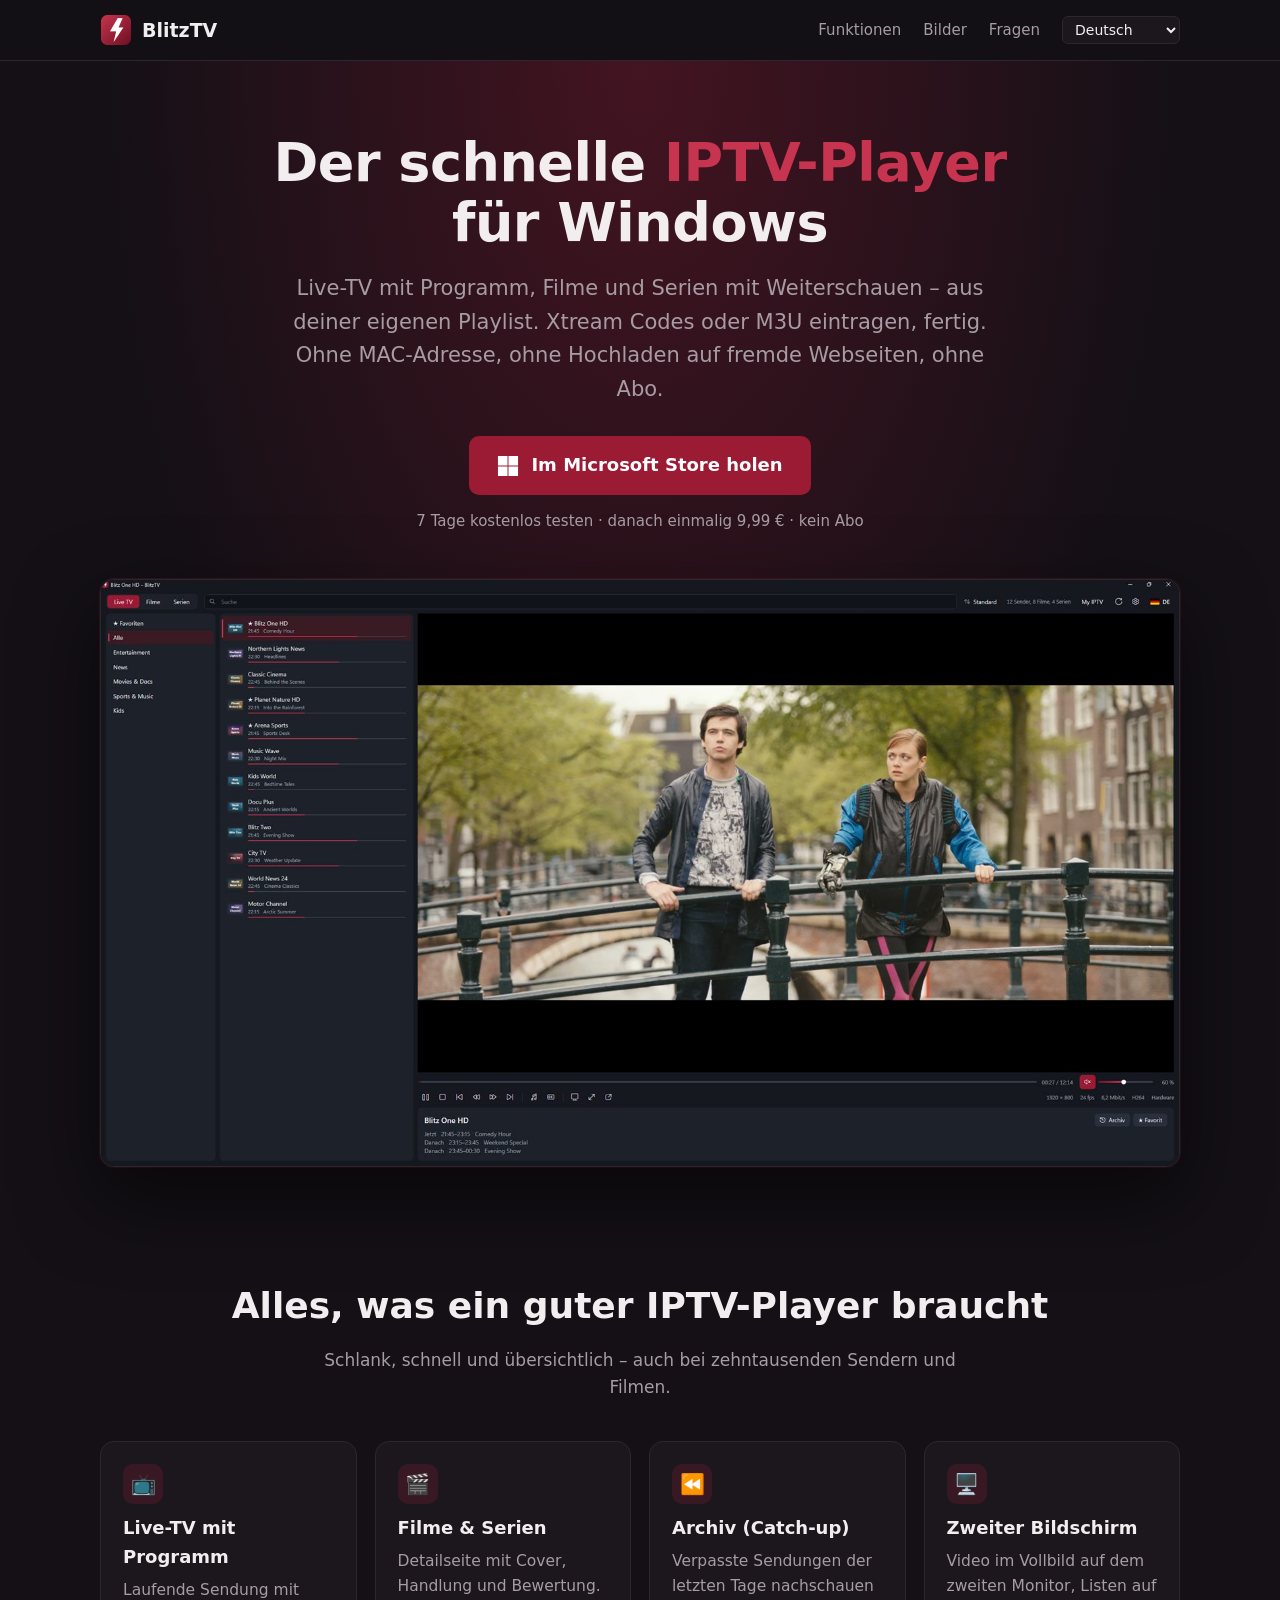
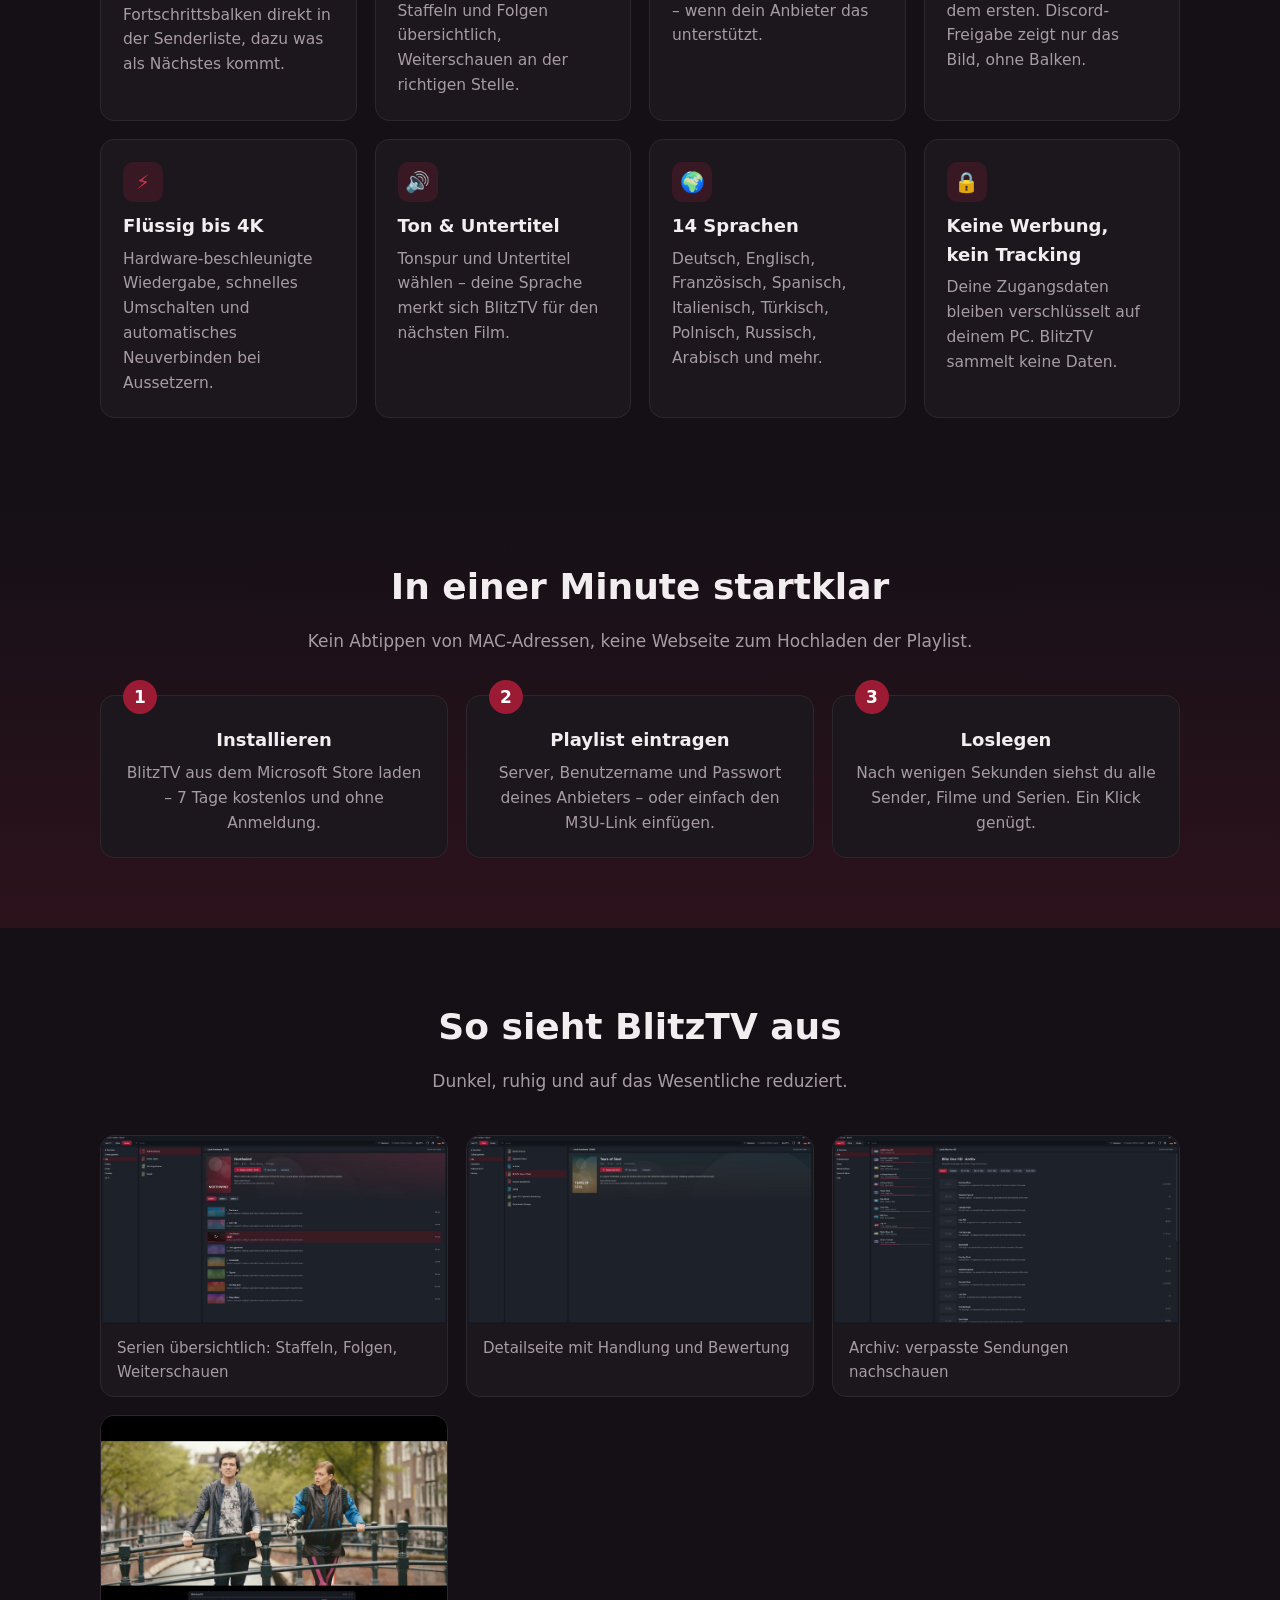
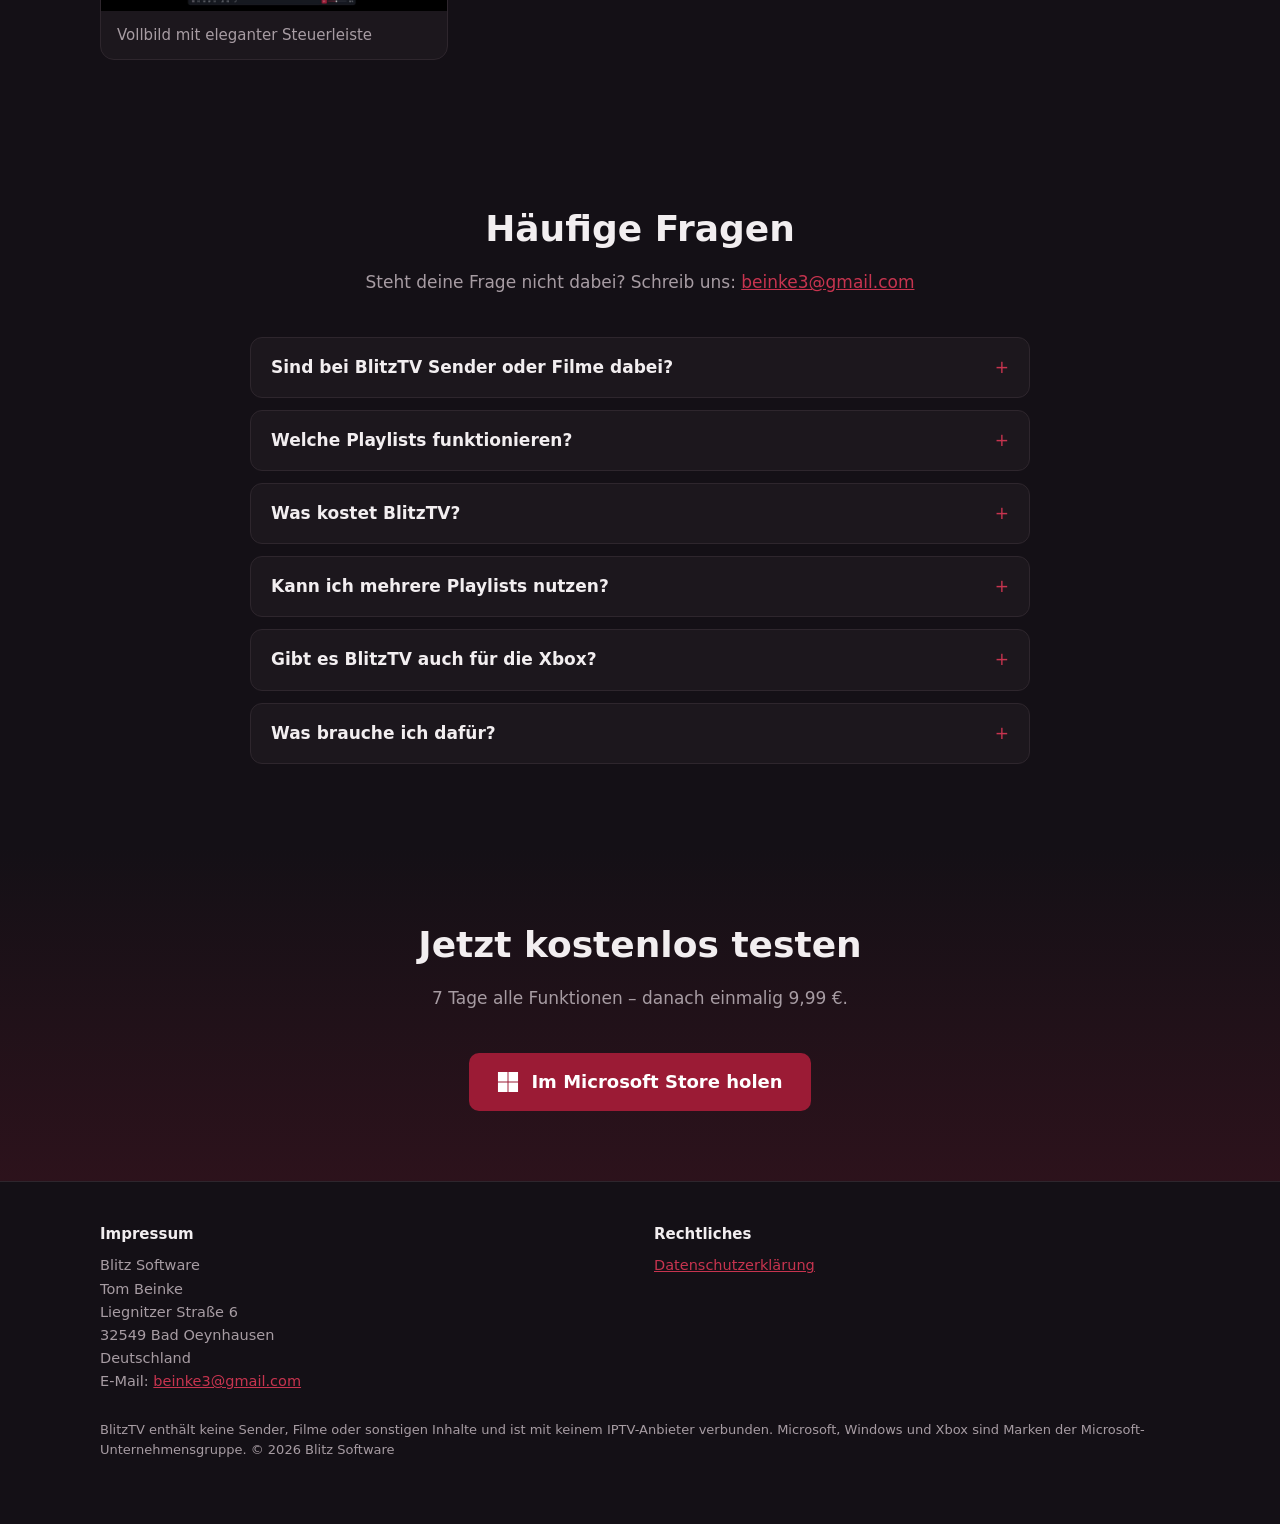
<file: index.html>
<!doctype html>
<html lang="de" dir="ltr">
<head>
<meta charset="utf-8">
<meta name="viewport" content="width=device-width, initial-scale=1">
<title>BlitzTV – IPTV Player f&#252;r Windows 10 &amp; 11 | Xtream Codes &amp; M3U</title>
<meta name="description" content="BlitzTV ist ein schneller IPTV-Player f&#252;r Windows: Live-TV mit Programm, Filme und Serien mit Weiterschauen, Catch-up, zweiter Bildschirm. F&#252;r Xtream Codes und M3U. 7 Tage kostenlos testen, dann einmalig 9,99 €.">
<meta name="keywords" content="IPTV Player Windows, IPTV Player PC, Xtream Codes Player, M3U Player Windows 11, TiviMate f&#252;r PC, IPTV App Windows">
<link rel="canonical" href="https://beinke3-lgtm.github.io/blitztv/">
<link rel="alternate" hreflang="de" href="https://beinke3-lgtm.github.io/blitztv/">
<link rel="alternate" hreflang="en" href="https://beinke3-lgtm.github.io/blitztv/en.html">
<link rel="alternate" hreflang="fr" href="https://beinke3-lgtm.github.io/blitztv/fr.html">
<link rel="alternate" hreflang="es" href="https://beinke3-lgtm.github.io/blitztv/es.html">
<link rel="alternate" hreflang="it" href="https://beinke3-lgtm.github.io/blitztv/it.html">
<link rel="alternate" hreflang="pt" href="https://beinke3-lgtm.github.io/blitztv/pt.html">
<link rel="alternate" hreflang="nl" href="https://beinke3-lgtm.github.io/blitztv/nl.html">
<link rel="alternate" hreflang="pl" href="https://beinke3-lgtm.github.io/blitztv/pl.html">
<link rel="alternate" hreflang="tr" href="https://beinke3-lgtm.github.io/blitztv/tr.html">
<link rel="alternate" hreflang="ru" href="https://beinke3-lgtm.github.io/blitztv/ru.html">
<link rel="alternate" hreflang="zh" href="https://beinke3-lgtm.github.io/blitztv/zh.html">
<link rel="alternate" hreflang="ja" href="https://beinke3-lgtm.github.io/blitztv/ja.html">
<link rel="alternate" hreflang="ar" href="https://beinke3-lgtm.github.io/blitztv/ar.html">
<link rel="alternate" hreflang="ko" href="https://beinke3-lgtm.github.io/blitztv/ko.html">
<link rel="alternate" hreflang="x-default" href="https://beinke3-lgtm.github.io/blitztv/en.html">
<link rel="icon" type="image/png" href="img/favicon.png">
<link rel="apple-touch-icon" href="img/apple-touch-icon.png">
<meta name="theme-color" content="#141016">
<meta property="og:type" content="website">
<meta property="og:title" content="BlitzTV – der schnelle IPTV-Player f&#252;r Windows">
<meta property="og:description" content="Live-TV, Filme und Serien aus deiner eigenen Playlist – schnell, &#252;bersichtlich, ohne Abo.">
<meta property="og:image" content="https://beinke3-lgtm.github.io/blitztv/img/og.jpg">
<meta property="og:url" content="https://beinke3-lgtm.github.io/blitztv/">
<link rel="stylesheet" href="style.css">
<script type="application/ld+json">
{"@context":"https://schema.org","@type":"SoftwareApplication","name":"BlitzTV","applicationCategory":"MultimediaApplication",
 "operatingSystem":"Windows 10, Windows 11","inLanguage":"de","description":"Live-TV, Filme und Serien aus deiner eigenen Playlist – schnell, &#252;bersichtlich, ohne Abo.",
 "offers":{"@type":"Offer","price":"9.99","priceCurrency":"EUR"},
 "author":{"@type":"Organization","name":"Blitz Software"},
 "downloadUrl":"https://apps.microsoft.com/detail/9N7PVLDVX9PN?cid=website-de","image":"https://beinke3-lgtm.github.io/blitztv/img/de-1-live.jpg"}
</script>
</head>
<body>

<header>
  <div class="wrap">
    <a class="brand" href="#"><img src="img/logo.png" alt="">BlitzTV</a>
    <nav>
      <a href="#features">Funktionen</a>
      <a href="#screens">Bilder</a>
      <a href="#faq">Fragen</a>
      <select class="lang" aria-label="Language" onchange="location.href=this.value"><option value="index.html" selected>Deutsch</option><option value="en.html">English</option><option value="fr.html">Fran&#231;ais</option><option value="es.html">Espa&#241;ol</option><option value="it.html">Italiano</option><option value="pt.html">Portugu&#234;s</option><option value="nl.html">Nederlands</option><option value="pl.html">Polski</option><option value="tr.html">T&#252;rk&#231;e</option><option value="ru.html">Русский</option><option value="zh.html">中文</option><option value="ja.html">日本語</option><option value="ar.html">العربية</option><option value="ko.html">한국어</option></select>
    </nav>
  </div>
</header>

<div class="hero">
  <div class="wrap">
    <h1>Der schnelle <span>IPTV-Player</span><br>f&#252;r Windows</h1>
    <p class="lead">Live-TV mit Programm, Filme und Serien mit Weiterschauen – aus deiner eigenen Playlist. Xtream Codes oder M3U eintragen, fertig. Ohne MAC-Adresse, ohne Hochladen auf fremde Webseiten, ohne Abo.</p>
    <a class="cta" href="https://apps.microsoft.com/detail/9N7PVLDVX9PN?cid=website-de">
      <svg viewBox="0 0 23 23" aria-hidden="true"><path fill="#fff" d="M1 1h10v10H1zM12 1h10v10H12zM1 12h10v10H1zM12 12h10v10H12z"/></svg>
      Im Microsoft Store holen
    </a>
    <div class="price">7 Tage kostenlos testen &#183; danach einmalig 9,99 € &#183; kein Abo</div>
    <img class="shot" src="img/de-1-live.jpg" width="1600" height="870" alt="BlitzTV: Live-TV mit Senderliste, laufender Sendung und Programm">
  </div>
</div>

<section id="features">
  <div class="wrap">
    <h2>Alles, was ein guter IPTV-Player braucht</h2>
    <p class="sub">Schlank, schnell und &#252;bersichtlich – auch bei zehntausenden Sendern und Filmen.</p>
    <div class="grid">
      <div class="card"><div class="icon">📺</div><h3>Live-TV mit Programm</h3><p>Laufende Sendung mit Fortschrittsbalken direkt in der Senderliste, dazu was als N&#228;chstes kommt.</p></div>
      <div class="card"><div class="icon">🎬</div><h3>Filme &amp; Serien</h3><p>Detailseite mit Cover, Handlung und Bewertung. Staffeln und Folgen &#252;bersichtlich, Weiterschauen an der richtigen Stelle.</p></div>
      <div class="card"><div class="icon">⏪</div><h3>Archiv (Catch-up)</h3><p>Verpasste Sendungen der letzten Tage nachschauen – wenn dein Anbieter das unterst&#252;tzt.</p></div>
      <div class="card"><div class="icon">🖥️</div><h3>Zweiter Bildschirm</h3><p>Video im Vollbild auf dem zweiten Monitor, Listen auf dem ersten. Discord-Freigabe zeigt nur das Bild, ohne Balken.</p></div>
      <div class="card"><div class="icon">⚡</div><h3>Fl&#252;ssig bis 4K</h3><p>Hardware-beschleunigte Wiedergabe, schnelles Umschalten und automatisches Neuverbinden bei Aussetzern.</p></div>
      <div class="card"><div class="icon">🔊</div><h3>Ton &amp; Untertitel</h3><p>Tonspur und Untertitel w&#228;hlen – deine Sprache merkt sich BlitzTV f&#252;r den n&#228;chsten Film.</p></div>
      <div class="card"><div class="icon">🌍</div><h3>14 Sprachen</h3><p>Deutsch, Englisch, Franz&#246;sisch, Spanisch, Italienisch, T&#252;rkisch, Polnisch, Russisch, Arabisch und mehr.</p></div>
      <div class="card"><div class="icon">🔒</div><h3>Keine Werbung, kein Tracking</h3><p>Deine Zugangsdaten bleiben verschl&#252;sselt auf deinem PC. BlitzTV sammelt keine Daten.</p></div>
    </div>
  </div>
</section>

<section class="band">
  <div class="wrap">
    <h2>In einer Minute startklar</h2>
    <p class="sub">Kein Abtippen von MAC-Adressen, keine Webseite zum Hochladen der Playlist.</p>
    <div class="steps">
      <div class="step"><h3>Installieren</h3><p>BlitzTV aus dem Microsoft Store laden – 7 Tage kostenlos und ohne Anmeldung.</p></div>
      <div class="step"><h3>Playlist eintragen</h3><p>Server, Benutzername und Passwort deines Anbieters – oder einfach den M3U-Link einf&#252;gen.</p></div>
      <div class="step"><h3>Loslegen</h3><p>Nach wenigen Sekunden siehst du alle Sender, Filme und Serien. Ein Klick gen&#252;gt.</p></div>
    </div>
  </div>
</section>

<section id="screens">
  <div class="wrap">
    <h2>So sieht BlitzTV aus</h2>
    <p class="sub">Dunkel, ruhig und auf das Wesentliche reduziert.</p>
    <div class="gallery">
      <figure><img src="img/de-2-series.jpg" loading="lazy" alt="Serien &#252;bersichtlich: Staffeln, Folgen, Weiterschauen"><figcaption>Serien &#252;bersichtlich: Staffeln, Folgen, Weiterschauen</figcaption></figure>
      <figure><img src="img/de-3-movie.jpg" loading="lazy" alt="Detailseite mit Handlung und Bewertung"><figcaption>Detailseite mit Handlung und Bewertung</figcaption></figure>
      <figure><img src="img/de-4-archive.jpg" loading="lazy" alt="Archiv: verpasste Sendungen nachschauen"><figcaption>Archiv: verpasste Sendungen nachschauen</figcaption></figure>
      <figure><img src="img/de-5-fullscreen.jpg" loading="lazy" alt="Vollbild mit eleganter Steuerleiste"><figcaption>Vollbild mit eleganter Steuerleiste</figcaption></figure>
    </div>
  </div>
</section>

<section id="faq">
  <div class="wrap faq">
    <h2>H&#228;ufige Fragen</h2>
    <p class="sub">Steht deine Frage nicht dabei? Schreib uns: <a href="mailto:beinke3@gmail.com">beinke3@gmail.com</a></p>
    <details><summary>Sind bei BlitzTV Sender oder Filme dabei?</summary><p>Nein. BlitzTV ist ein reiner Player und enth&#228;lt keine Inhalte. Du brauchst eine Playlist von einem IPTV-Anbieter. Bitte nutze nur Playlists, f&#252;r die du die Rechte hast.</p></details>
    <details><summary>Welche Playlists funktionieren?</summary><p>Xtream-Codes-Zug&#228;nge (Server, Benutzername, Passwort) und M3U-Playlists als Link oder Datei. Ein Xtream-M3U-Link wird automatisch als Xtream-Zugang eingerichtet – mit Programm, Serien und Archiv.</p></details>
    <details><summary>Was kostet BlitzTV?</summary><p>Du kannst BlitzTV 7 Tage kostenlos und ohne Einschr&#228;nkungen testen. Danach kostet es einmalig 9,99 € – kein Abo, alle k&#252;nftigen Updates inklusive.</p></details>
    <details><summary>Kann ich mehrere Playlists nutzen?</summary><p>Ja. Du kannst beliebig viele Playlists anlegen und jederzeit zwischen ihnen wechseln. Favoriten und Fortschritt merkt sich BlitzTV je Playlist.</p></details>
    <details><summary>Gibt es BlitzTV auch f&#252;r die Xbox?</summary><p>Eine Xbox-Version ist in Arbeit. Geplant ist: einmal kaufen, auf PC und Xbox nutzen.</p></details>
    <details><summary>Was brauche ich daf&#252;r?</summary><p>Einen PC mit Windows 10 oder Windows 11 (64 Bit) und eine Internetverbindung. F&#252;r 4K empfiehlt sich eine schnelle Leitung.</p></details>
  </div>
</section>

<section class="band">
  <div class="wrap">
    <h2>Jetzt kostenlos testen</h2>
    <p class="sub">7 Tage alle Funktionen – danach einmalig 9,99 €.</p>
    <a class="cta" href="https://apps.microsoft.com/detail/9N7PVLDVX9PN?cid=website-de">
      <svg viewBox="0 0 23 23" aria-hidden="true"><path fill="#fff" d="M1 1h10v10H1zM12 1h10v10H12zM1 12h10v10H1zM12 12h10v10H12z"/></svg>
      Im Microsoft Store holen
    </a>
  </div>
</section>

<footer>
  <div class="wrap">
    <div class="cols">
      <div>
        <h4>Impressum</h4>
        <address>Blitz Software<br>Tom Beinke<br>Liegnitzer Straße 6<br>32549 Bad Oeynhausen<br>Deutschland<br>
          E-Mail: <a href="mailto:beinke3@gmail.com">beinke3@gmail.com</a></address>
      </div>
      <div>
        <h4>Rechtliches</h4>
        <a href="privacy.html">Datenschutzerkl&#228;rung</a>
      </div>
    </div>
    <p class="note">BlitzTV enth&#228;lt keine Sender, Filme oder sonstigen Inhalte und ist mit keinem IPTV-Anbieter verbunden. Microsoft, Windows und Xbox sind Marken der Microsoft-Unternehmensgruppe. © 2026 Blitz Software</p>
  </div>
</footer>

</body>
</html>
</file>
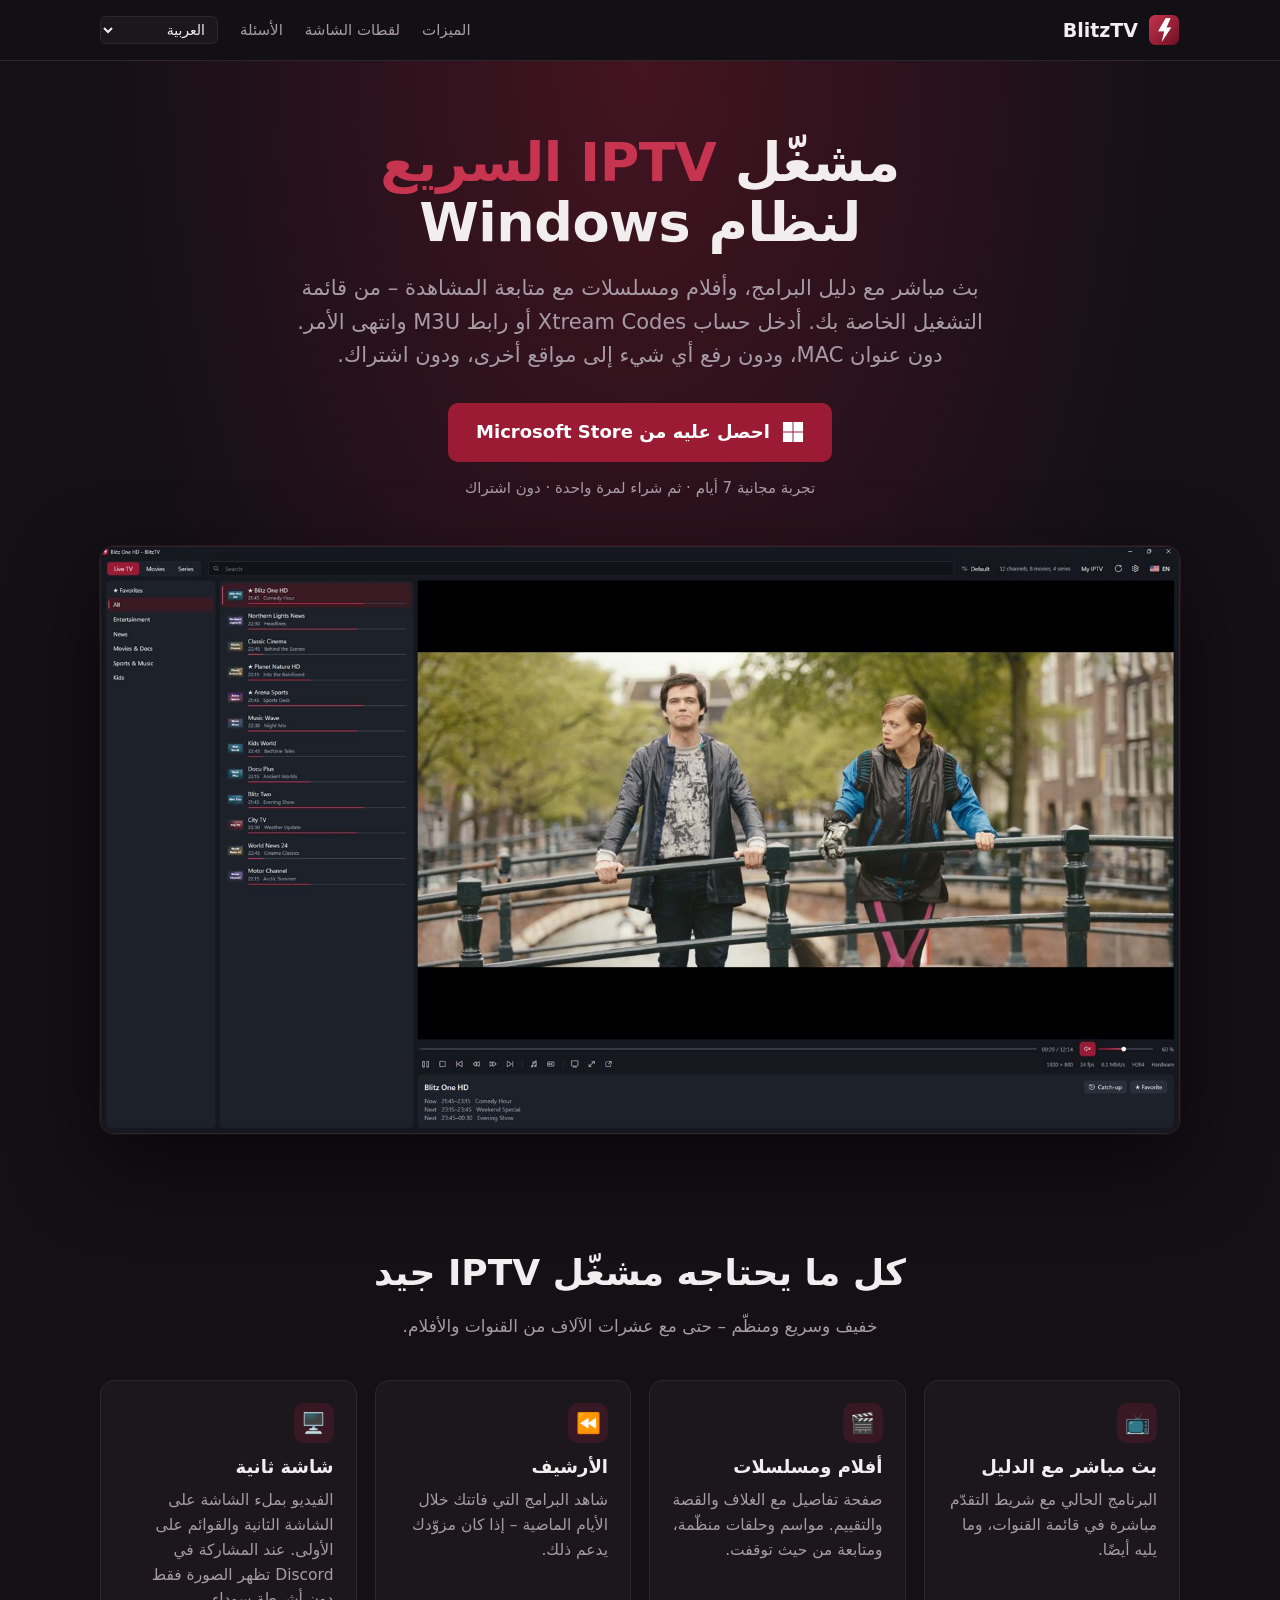
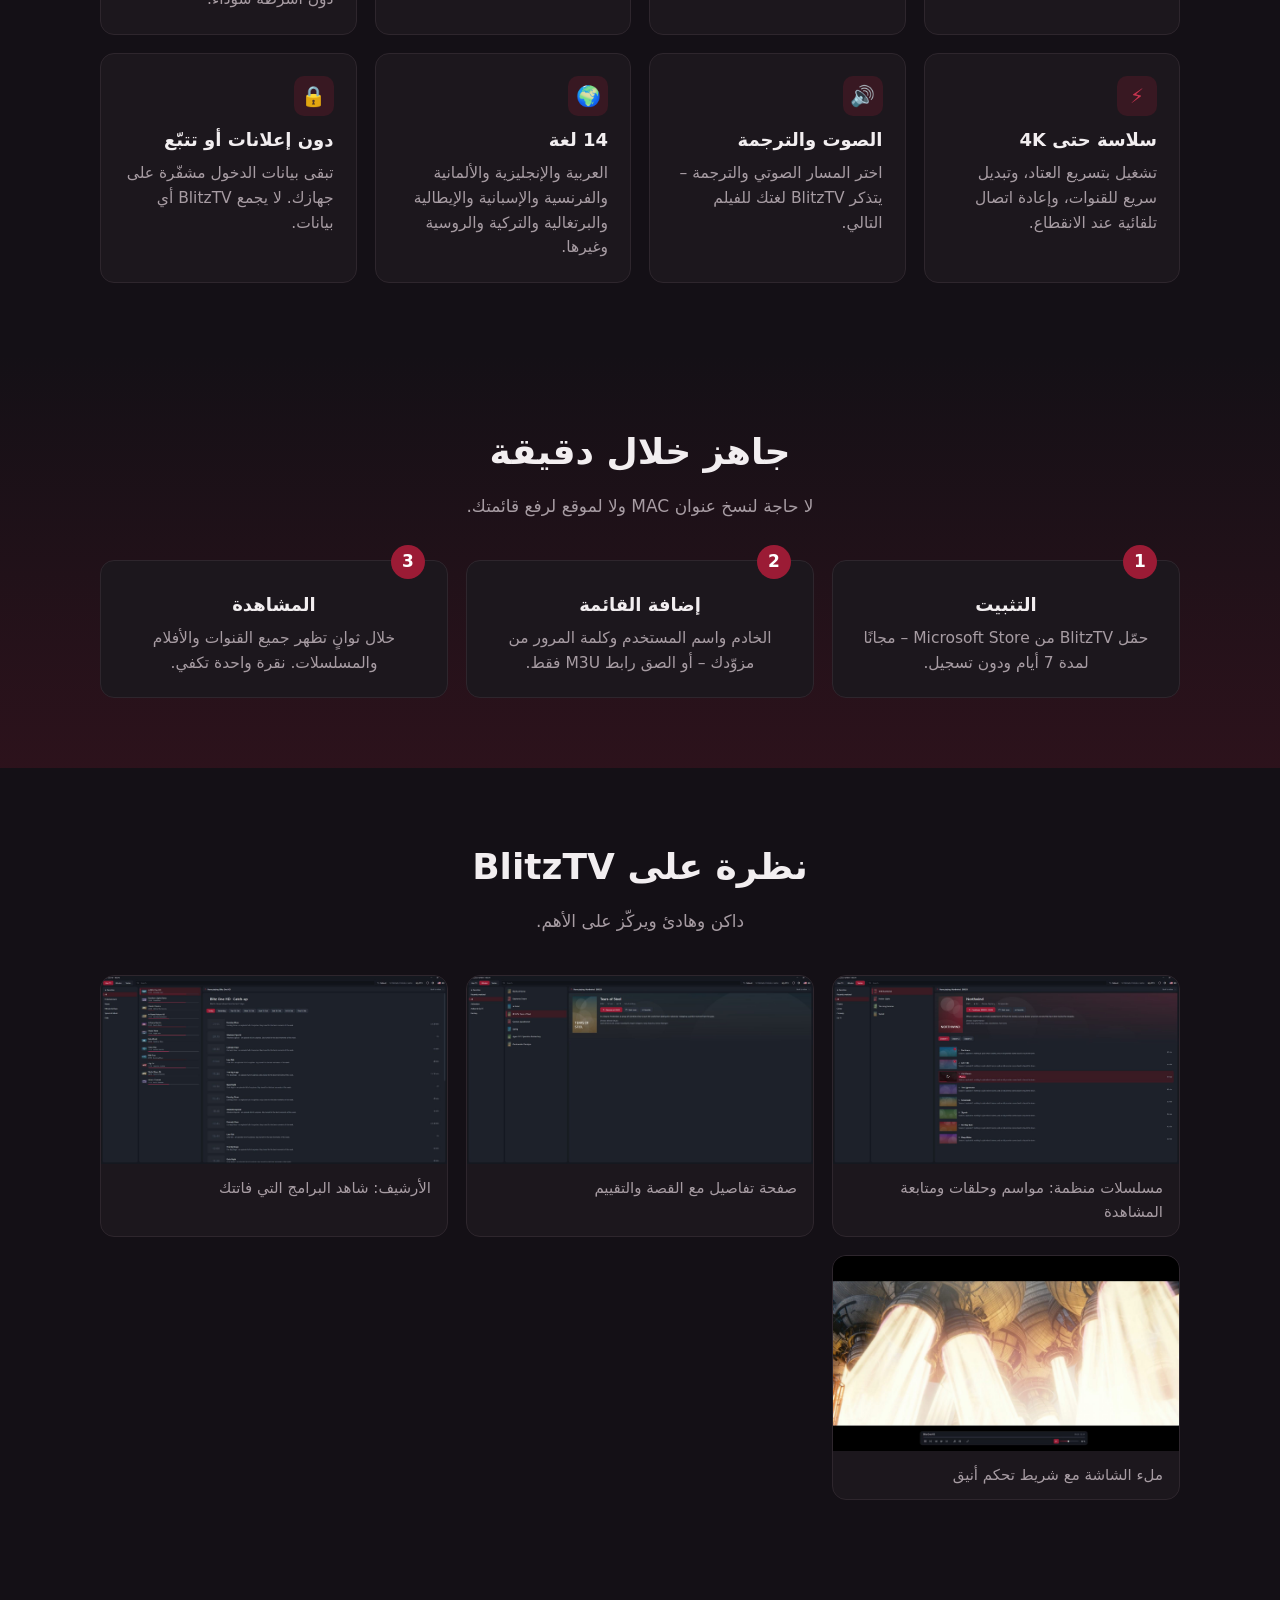
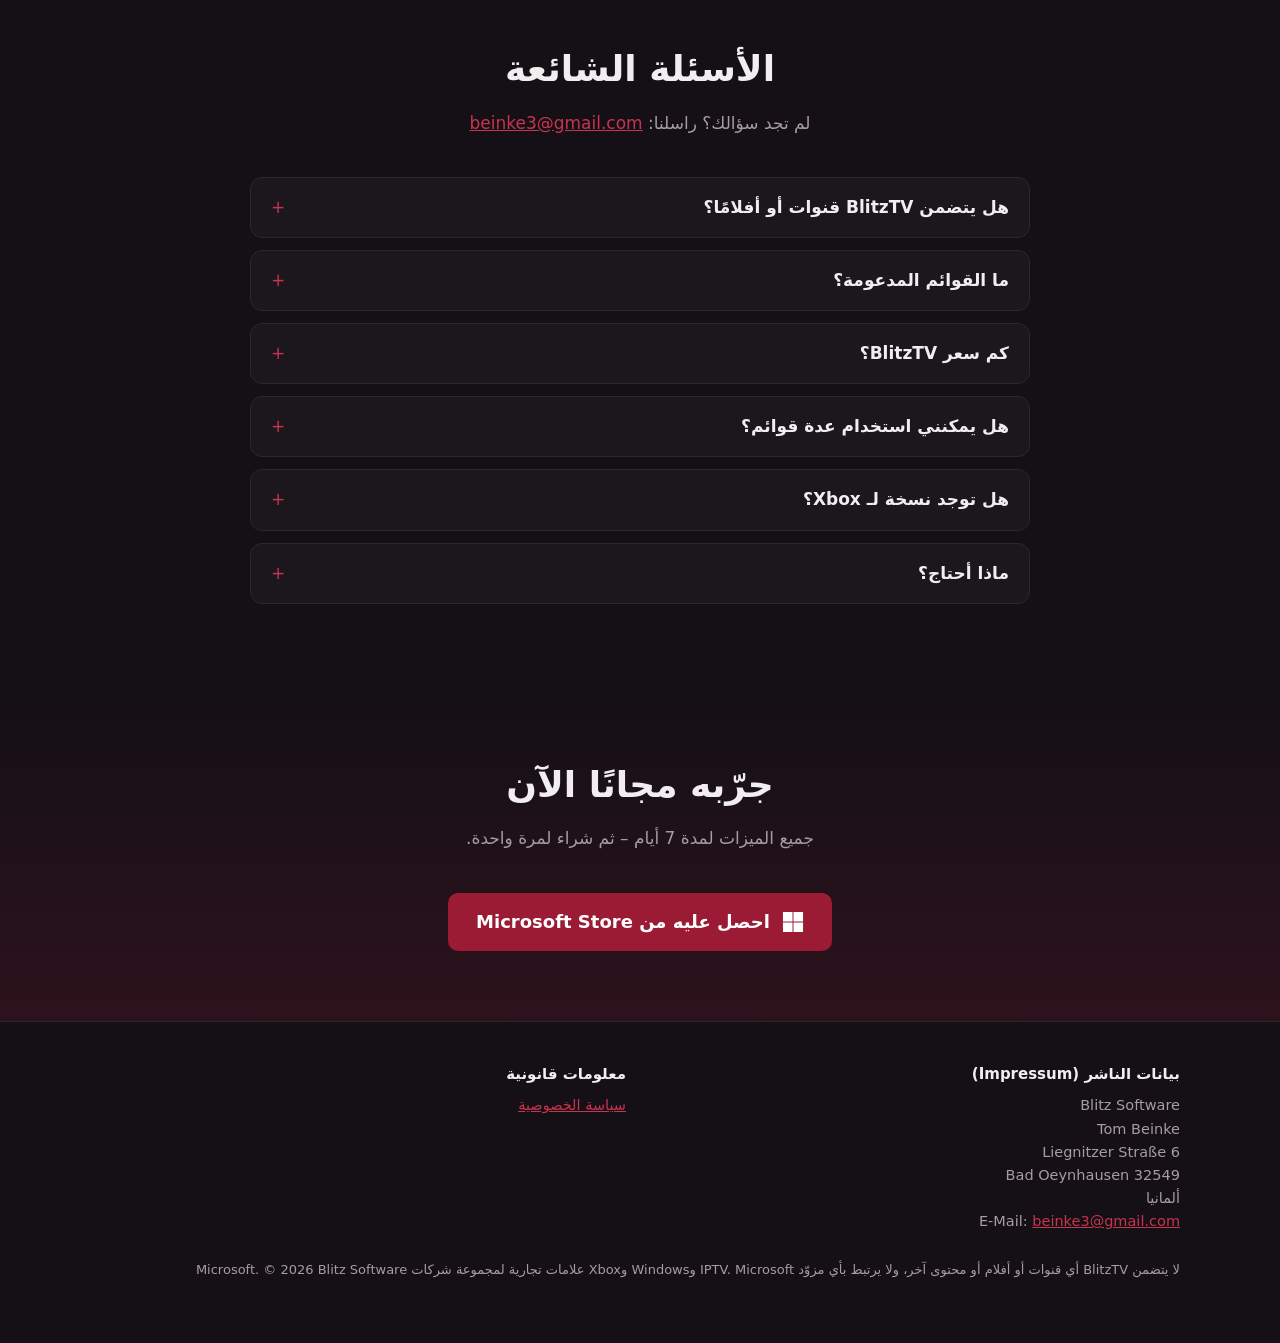
<file: ar.html>
<!doctype html>
<html lang="ar" dir="rtl">
<head>
<meta charset="utf-8">
<meta name="viewport" content="width=device-width, initial-scale=1">
<title>BlitzTV – مشغّل IPTV لنظام Windows 10 و11 | Xtream Codes وM3U</title>
<meta name="description" content="BlitzTV مشغّل IPTV سريع لنظام Windows: بث مباشر مع دليل البرامج، أفلام ومسلسلات مع متابعة المشاهدة، أرشيف وشاشة ثانية. يدعم Xtream Codes وM3U. تجربة مجانية 7 أيام ثم شراء لمرة واحدة.">
<meta name="keywords" content="مشغل IPTV ويندوز, IPTV للكمبيوتر, مشغل Xtream Codes, مشغل M3U ويندوز 11, تطبيق IPTV">
<link rel="canonical" href="https://beinke3-lgtm.github.io/blitztv/ar.html">
<link rel="alternate" hreflang="de" href="https://beinke3-lgtm.github.io/blitztv/">
<link rel="alternate" hreflang="en" href="https://beinke3-lgtm.github.io/blitztv/en.html">
<link rel="alternate" hreflang="fr" href="https://beinke3-lgtm.github.io/blitztv/fr.html">
<link rel="alternate" hreflang="es" href="https://beinke3-lgtm.github.io/blitztv/es.html">
<link rel="alternate" hreflang="it" href="https://beinke3-lgtm.github.io/blitztv/it.html">
<link rel="alternate" hreflang="pt" href="https://beinke3-lgtm.github.io/blitztv/pt.html">
<link rel="alternate" hreflang="nl" href="https://beinke3-lgtm.github.io/blitztv/nl.html">
<link rel="alternate" hreflang="pl" href="https://beinke3-lgtm.github.io/blitztv/pl.html">
<link rel="alternate" hreflang="tr" href="https://beinke3-lgtm.github.io/blitztv/tr.html">
<link rel="alternate" hreflang="ru" href="https://beinke3-lgtm.github.io/blitztv/ru.html">
<link rel="alternate" hreflang="zh" href="https://beinke3-lgtm.github.io/blitztv/zh.html">
<link rel="alternate" hreflang="ja" href="https://beinke3-lgtm.github.io/blitztv/ja.html">
<link rel="alternate" hreflang="ar" href="https://beinke3-lgtm.github.io/blitztv/ar.html">
<link rel="alternate" hreflang="ko" href="https://beinke3-lgtm.github.io/blitztv/ko.html">
<link rel="alternate" hreflang="x-default" href="https://beinke3-lgtm.github.io/blitztv/en.html">
<link rel="icon" type="image/png" href="img/favicon.png">
<link rel="apple-touch-icon" href="img/apple-touch-icon.png">
<meta name="theme-color" content="#141016">
<meta property="og:type" content="website">
<meta property="og:title" content="BlitzTV – مشغّل IPTV السريع لنظام Windows">
<meta property="og:description" content="بث مباشر وأفلام ومسلسلات من قائمتك الخاصة – سريع ومنظّم ودون اشتراك.">
<meta property="og:image" content="https://beinke3-lgtm.github.io/blitztv/img/og.jpg">
<meta property="og:url" content="https://beinke3-lgtm.github.io/blitztv/ar.html">
<link rel="stylesheet" href="style.css">
<script type="application/ld+json">
{"@context":"https://schema.org","@type":"SoftwareApplication","name":"BlitzTV","applicationCategory":"MultimediaApplication",
 "operatingSystem":"Windows 10, Windows 11","inLanguage":"ar","description":"بث مباشر وأفلام ومسلسلات من قائمتك الخاصة – سريع ومنظّم ودون اشتراك.",
 "offers":{"@type":"Offer","price":"9.99","priceCurrency":"EUR"},
 "author":{"@type":"Organization","name":"Blitz Software"},
 "downloadUrl":"https://apps.microsoft.com/detail/9N7PVLDVX9PN?cid=website-ar","image":"https://beinke3-lgtm.github.io/blitztv/img/en-1-live.jpg"}
</script>
</head>
<body>

<header>
  <div class="wrap">
    <a class="brand" href="#"><img src="img/logo.png" alt="">BlitzTV</a>
    <nav>
      <a href="#features">الميزات</a>
      <a href="#screens">لقطات الشاشة</a>
      <a href="#faq">الأسئلة</a>
      <select class="lang" aria-label="Language" onchange="location.href=this.value"><option value="index.html">Deutsch</option><option value="en.html">English</option><option value="fr.html">Fran&#231;ais</option><option value="es.html">Espa&#241;ol</option><option value="it.html">Italiano</option><option value="pt.html">Portugu&#234;s</option><option value="nl.html">Nederlands</option><option value="pl.html">Polski</option><option value="tr.html">T&#252;rk&#231;e</option><option value="ru.html">Русский</option><option value="zh.html">中文</option><option value="ja.html">日本語</option><option value="ar.html" selected>العربية</option><option value="ko.html">한국어</option></select>
    </nav>
  </div>
</header>

<div class="hero">
  <div class="wrap">
    <h1>مشغّل <span>IPTV السريع</span><br>لنظام Windows</h1>
    <p class="lead">بث مباشر مع دليل البرامج، وأفلام ومسلسلات مع متابعة المشاهدة – من قائمة التشغيل الخاصة بك. أدخل حساب Xtream Codes أو رابط M3U وانتهى الأمر. دون عنوان MAC، ودون رفع أي شيء إلى مواقع أخرى، ودون اشتراك.</p>
    <a class="cta" href="https://apps.microsoft.com/detail/9N7PVLDVX9PN?cid=website-ar">
      <svg viewBox="0 0 23 23" aria-hidden="true"><path fill="#fff" d="M1 1h10v10H1zM12 1h10v10H12zM1 12h10v10H1zM12 12h10v10H12z"/></svg>
      احصل عليه من Microsoft Store
    </a>
    <div class="price">تجربة مجانية 7 أيام &#183; ثم شراء لمرة واحدة &#183; دون اشتراك</div>
    <img class="shot" src="img/en-1-live.jpg" width="1600" height="870" alt="BlitzTV: بث مباشر مع قائمة القنوات والبرنامج الحالي والدليل">
  </div>
</div>

<section id="features">
  <div class="wrap">
    <h2>كل ما يحتاجه مشغّل IPTV جيد</h2>
    <p class="sub">خفيف وسريع ومنظّم – حتى مع عشرات الآلاف من القنوات والأفلام.</p>
    <div class="grid">
      <div class="card"><div class="icon">📺</div><h3>بث مباشر مع الدليل</h3><p>البرنامج الحالي مع شريط التقدّم مباشرة في قائمة القنوات، وما يليه أيضًا.</p></div>
      <div class="card"><div class="icon">🎬</div><h3>أفلام ومسلسلات</h3><p>صفحة تفاصيل مع الغلاف والقصة والتقييم. مواسم وحلقات منظّمة، ومتابعة من حيث توقفت.</p></div>
      <div class="card"><div class="icon">⏪</div><h3>الأرشيف</h3><p>شاهد البرامج التي فاتتك خلال الأيام الماضية – إذا كان مزوّدك يدعم ذلك.</p></div>
      <div class="card"><div class="icon">🖥️</div><h3>شاشة ثانية</h3><p>الفيديو بملء الشاشة على الشاشة الثانية والقوائم على الأولى. عند المشاركة في Discord تظهر الصورة فقط دون أشرطة سوداء.</p></div>
      <div class="card"><div class="icon">⚡</div><h3>سلاسة حتى 4K</h3><p>تشغيل بتسريع العتاد، وتبديل سريع للقنوات، وإعادة اتصال تلقائية عند الانقطاع.</p></div>
      <div class="card"><div class="icon">🔊</div><h3>الصوت والترجمة</h3><p>اختر المسار الصوتي والترجمة – يتذكر BlitzTV لغتك للفيلم التالي.</p></div>
      <div class="card"><div class="icon">🌍</div><h3>14 لغة</h3><p>العربية والإنجليزية والألمانية والفرنسية والإسبانية والإيطالية والبرتغالية والتركية والروسية وغيرها.</p></div>
      <div class="card"><div class="icon">🔒</div><h3>دون إعلانات أو تتبّع</h3><p>تبقى بيانات الدخول مشفّرة على جهازك. لا يجمع BlitzTV أي بيانات.</p></div>
    </div>
  </div>
</section>

<section class="band">
  <div class="wrap">
    <h2>جاهز خلال دقيقة</h2>
    <p class="sub">لا حاجة لنسخ عنوان MAC ولا لموقع لرفع قائمتك.</p>
    <div class="steps">
      <div class="step"><h3>التثبيت</h3><p>حمّل BlitzTV من Microsoft Store – مجانًا لمدة 7 أيام ودون تسجيل.</p></div>
      <div class="step"><h3>إضافة القائمة</h3><p>الخادم واسم المستخدم وكلمة المرور من مزوّدك – أو الصق رابط M3U فقط.</p></div>
      <div class="step"><h3>المشاهدة</h3><p>خلال ثوانٍ تظهر جميع القنوات والأفلام والمسلسلات. نقرة واحدة تكفي.</p></div>
    </div>
  </div>
</section>

<section id="screens">
  <div class="wrap">
    <h2>نظرة على BlitzTV</h2>
    <p class="sub">داكن وهادئ ويركّز على الأهم.</p>
    <div class="gallery">
      <figure><img src="img/en-2-series.jpg" loading="lazy" alt="مسلسلات منظمة: مواسم وحلقات ومتابعة المشاهدة"><figcaption>مسلسلات منظمة: مواسم وحلقات ومتابعة المشاهدة</figcaption></figure>
      <figure><img src="img/en-3-movie.jpg" loading="lazy" alt="صفحة تفاصيل مع القصة والتقييم"><figcaption>صفحة تفاصيل مع القصة والتقييم</figcaption></figure>
      <figure><img src="img/en-4-archive.jpg" loading="lazy" alt="الأرشيف: شاهد البرامج التي فاتتك"><figcaption>الأرشيف: شاهد البرامج التي فاتتك</figcaption></figure>
      <figure><img src="img/en-5-fullscreen.jpg" loading="lazy" alt="ملء الشاشة مع شريط تحكم أنيق"><figcaption>ملء الشاشة مع شريط تحكم أنيق</figcaption></figure>
    </div>
  </div>
</section>

<section id="faq">
  <div class="wrap faq">
    <h2>الأسئلة الشائعة</h2>
    <p class="sub">لم تجد سؤالك؟ راسلنا: <a href="mailto:beinke3@gmail.com">beinke3@gmail.com</a></p>
    <details><summary>هل يتضمن BlitzTV قنوات أو أفلامًا؟</summary><p>لا. BlitzTV مشغّل فقط ولا يحتوي على أي محتوى. تحتاج إلى قائمة تشغيل من مزوّد IPTV. استخدم فقط القوائم التي يحق لك استخدامها.</p></details>
    <details><summary>ما القوائم المدعومة؟</summary><p>حسابات Xtream Codes (الخادم واسم المستخدم وكلمة المرور) وقوائم M3U كرابط أو ملف. يُضبط رابط M3U الخاص بـ Xtream تلقائيًا كحساب Xtream – مع الدليل والمسلسلات والأرشيف.</p></details>
    <details><summary>كم سعر BlitzTV؟</summary><p>يمكنك تجربة BlitzTV مجانًا لمدة 7 أيام بجميع الميزات. بعد ذلك شراء لمرة واحدة – دون اشتراك، مع جميع التحديثات القادمة.</p></details>
    <details><summary>هل يمكنني استخدام عدة قوائم؟</summary><p>نعم. أضف أي عدد من القوائم وبدّل بينها في أي وقت. تُحفظ المفضلة والتقدّم لكل قائمة على حدة.</p></details>
    <details><summary>هل توجد نسخة لـ Xbox؟</summary><p>نعمل على نسخة لـ Xbox. الخطة: اشترِ مرة واحدة واستخدمه على الكمبيوتر وXbox.</p></details>
    <details><summary>ماذا أحتاج؟</summary><p>جهاز كمبيوتر بنظام Windows 10 أو Windows 11 (64 بت) واتصال بالإنترنت. يُنصح باتصال سريع لمشاهدة 4K.</p></details>
  </div>
</section>

<section class="band">
  <div class="wrap">
    <h2>جرّبه مجانًا الآن</h2>
    <p class="sub">جميع الميزات لمدة 7 أيام – ثم شراء لمرة واحدة.</p>
    <a class="cta" href="https://apps.microsoft.com/detail/9N7PVLDVX9PN?cid=website-ar">
      <svg viewBox="0 0 23 23" aria-hidden="true"><path fill="#fff" d="M1 1h10v10H1zM12 1h10v10H12zM1 12h10v10H1zM12 12h10v10H12z"/></svg>
      احصل عليه من Microsoft Store
    </a>
  </div>
</section>

<footer>
  <div class="wrap">
    <div class="cols">
      <div>
        <h4>بيانات الناشر (Impressum)</h4>
        <address>Blitz Software<br>Tom Beinke<br>Liegnitzer Straße 6<br>32549 Bad Oeynhausen<br>ألمانيا<br>
          E-Mail: <a href="mailto:beinke3@gmail.com">beinke3@gmail.com</a></address>
      </div>
      <div>
        <h4>معلومات قانونية</h4>
        <a href="privacy.html">سياسة الخصوصية</a>
      </div>
    </div>
    <p class="note">لا يتضمن BlitzTV أي قنوات أو أفلام أو محتوى آخر، ولا يرتبط بأي مزوّد IPTV. Microsoft وWindows وXbox علامات تجارية لمجموعة شركات Microsoft. © 2026 Blitz Software</p>
  </div>
</footer>

</body>
</html>
</file>
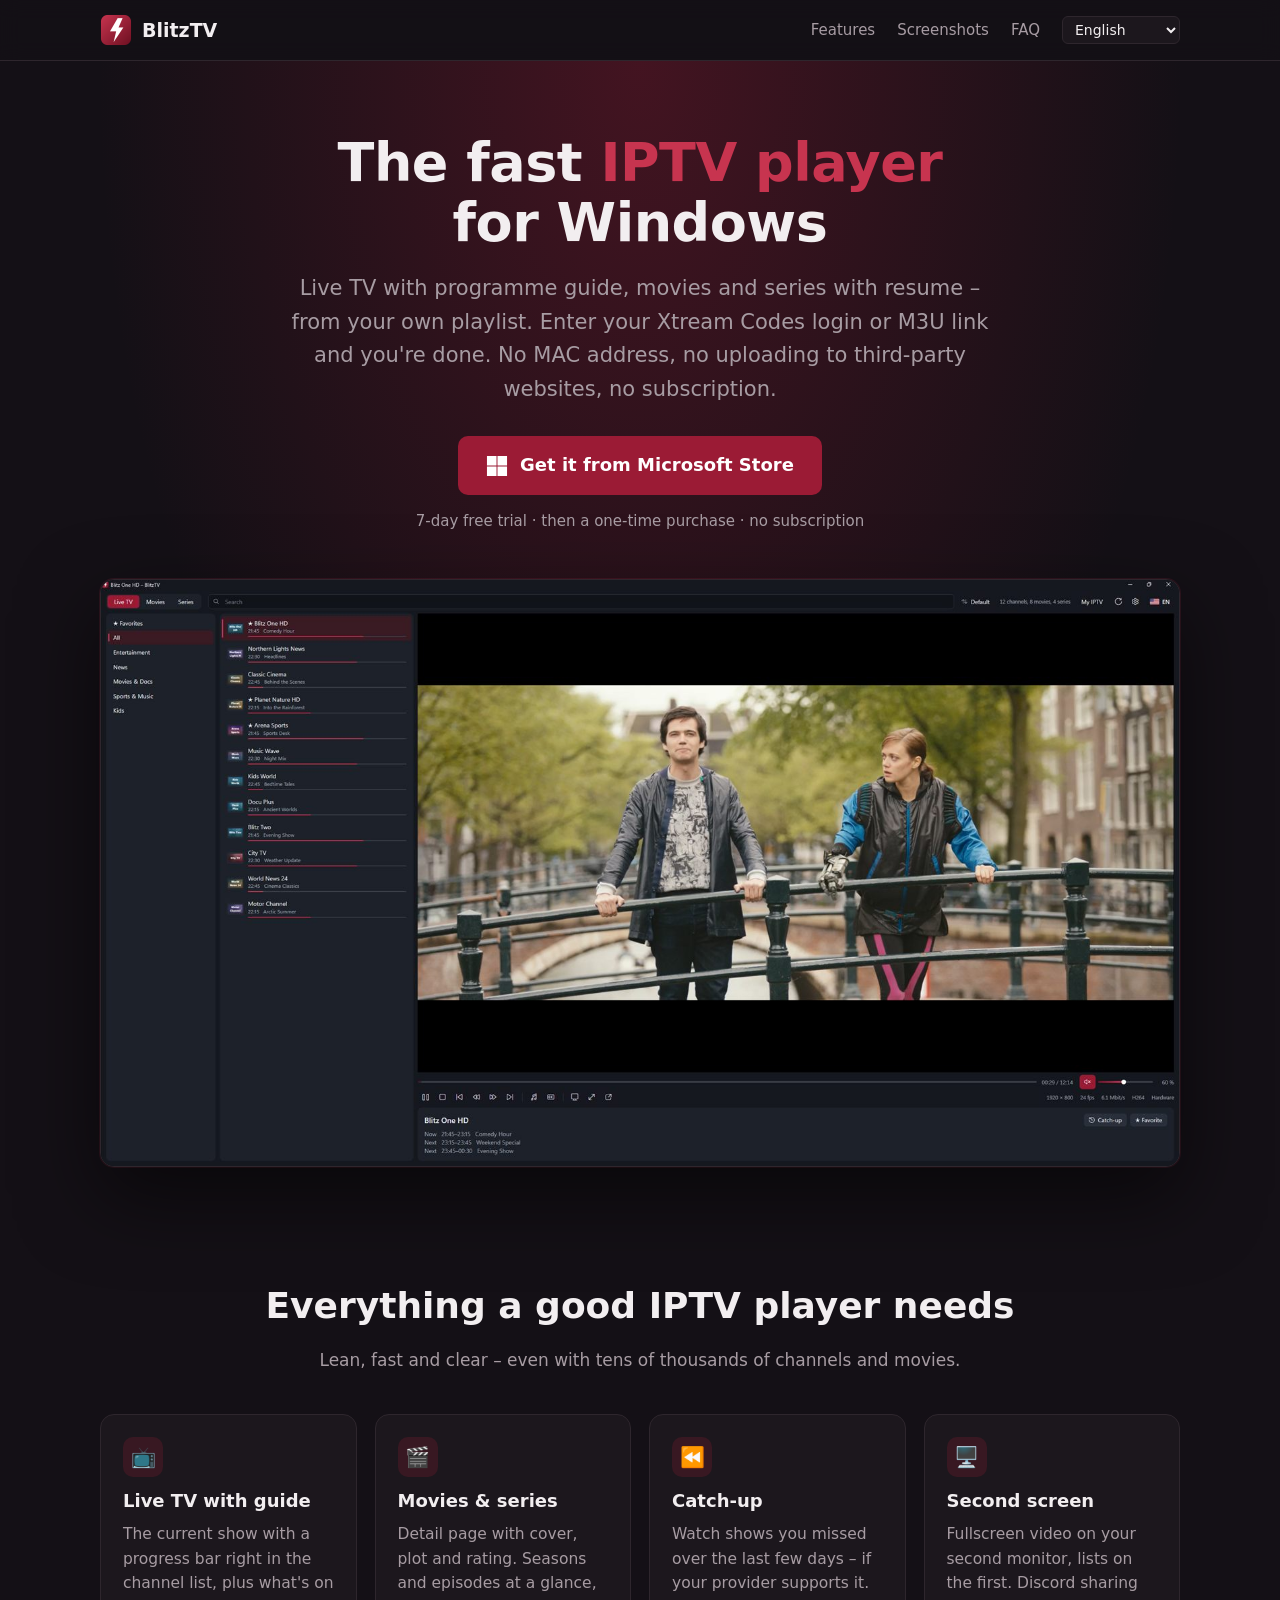
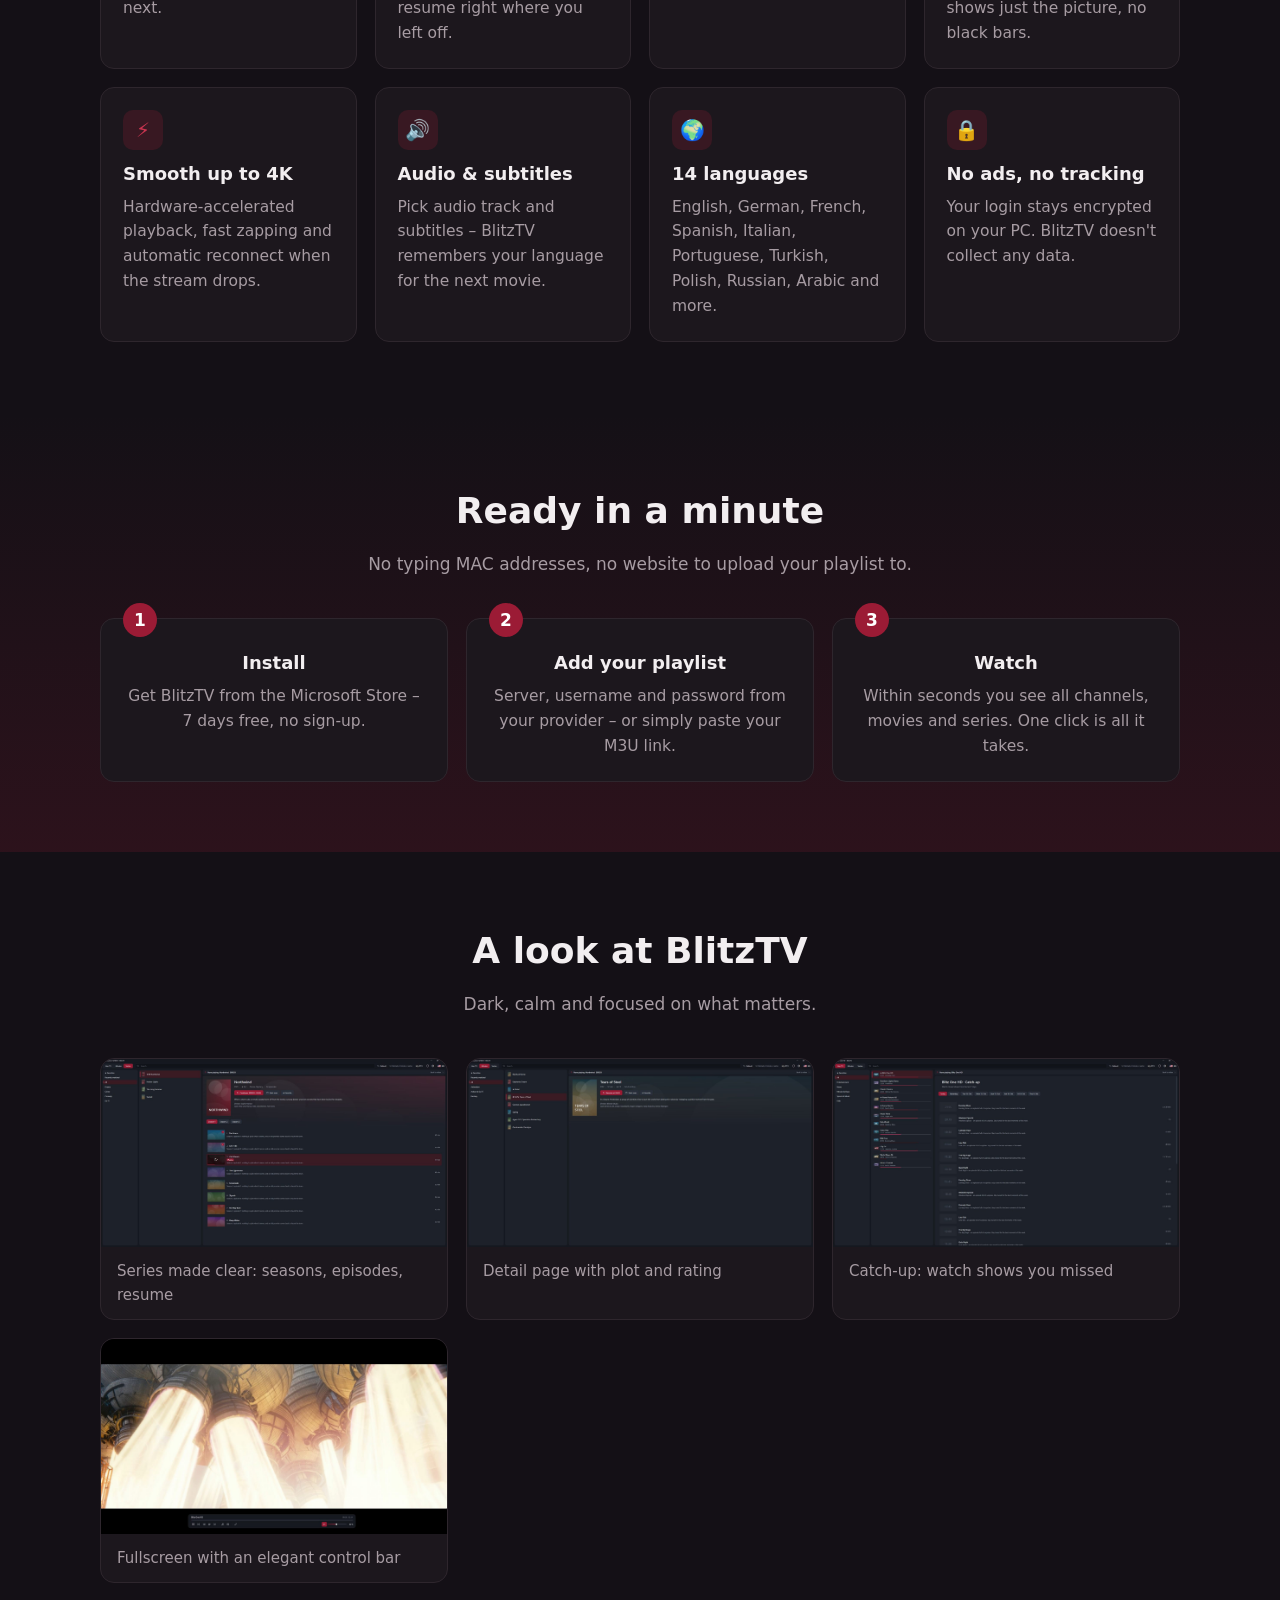
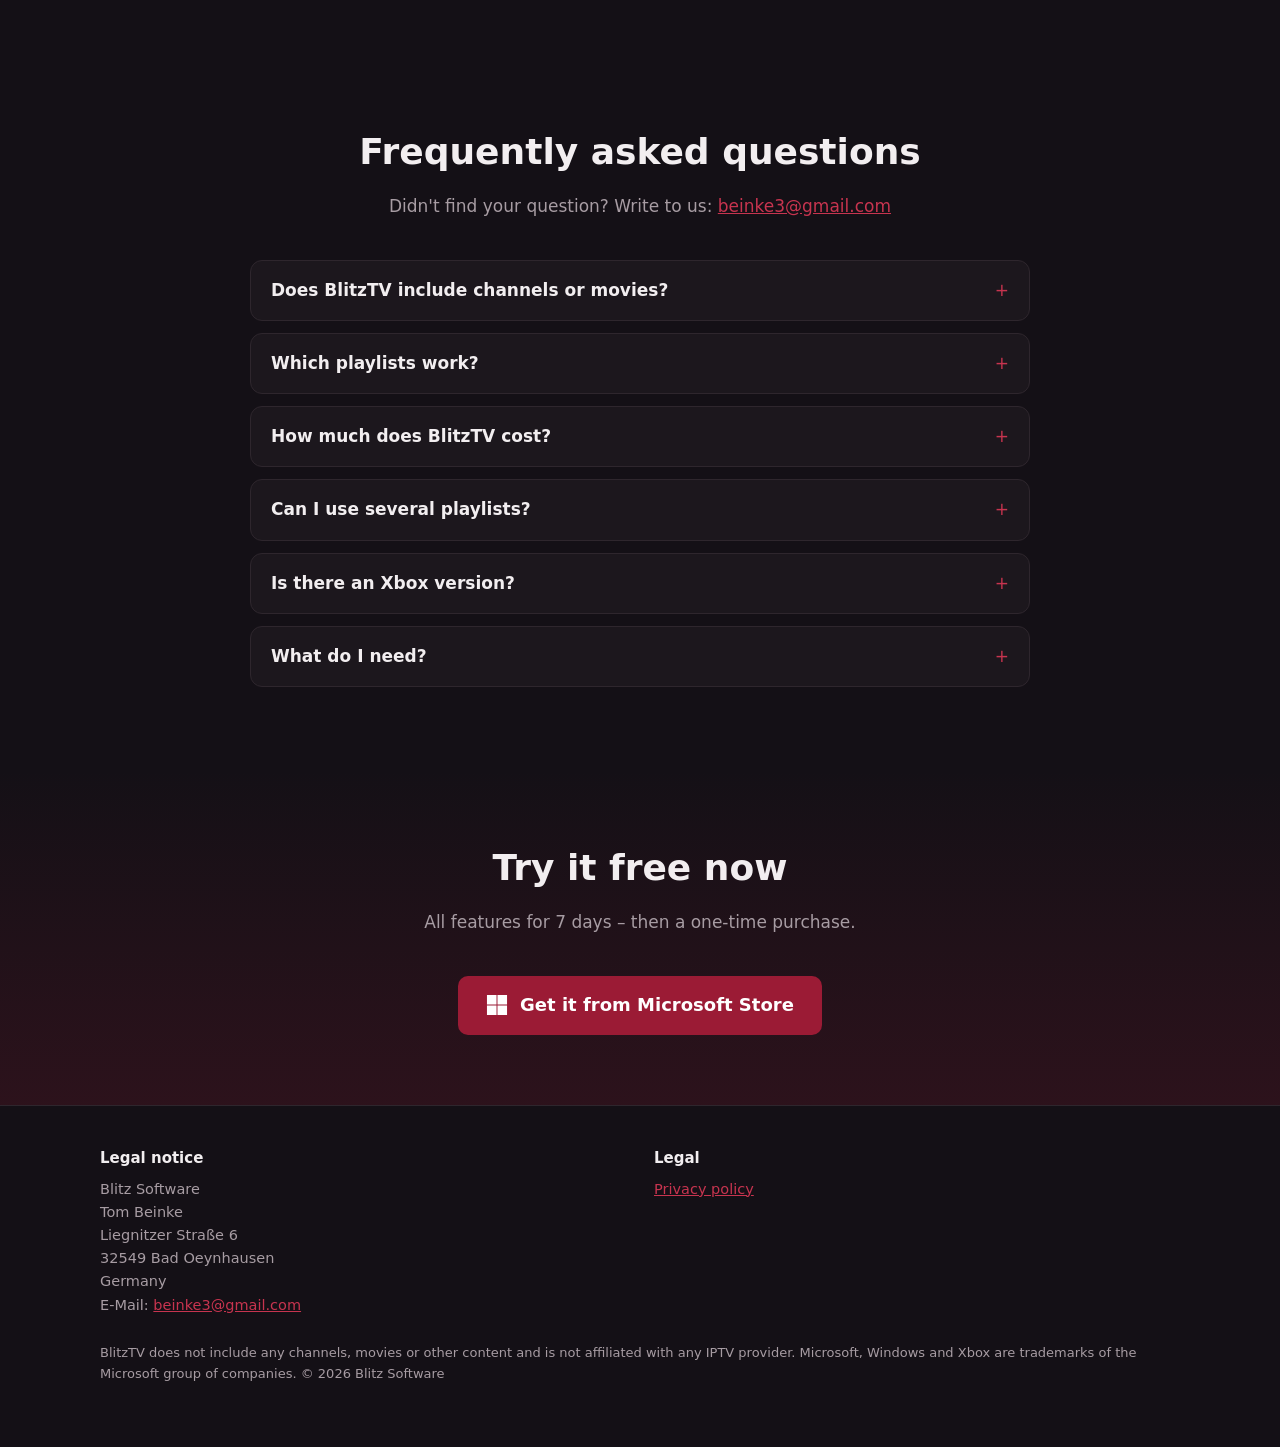
<file: en.html>
<!doctype html>
<html lang="en" dir="ltr">
<head>
<meta charset="utf-8">
<meta name="viewport" content="width=device-width, initial-scale=1">
<title>BlitzTV – IPTV Player for Windows 10 &amp; 11 | Xtream Codes &amp; M3U</title>
<meta name="description" content="BlitzTV is a fast IPTV player for Windows: live TV with programme guide, movies and series with resume, catch-up and second-screen mode. For Xtream Codes and M3U. 7-day free trial, then a one-time purchase.">
<meta name="keywords" content="IPTV player Windows, IPTV player PC, Xtream Codes player, M3U player Windows 11, TiviMate for PC, IPTV app Windows">
<link rel="canonical" href="https://beinke3-lgtm.github.io/blitztv/en.html">
<link rel="alternate" hreflang="de" href="https://beinke3-lgtm.github.io/blitztv/">
<link rel="alternate" hreflang="en" href="https://beinke3-lgtm.github.io/blitztv/en.html">
<link rel="alternate" hreflang="fr" href="https://beinke3-lgtm.github.io/blitztv/fr.html">
<link rel="alternate" hreflang="es" href="https://beinke3-lgtm.github.io/blitztv/es.html">
<link rel="alternate" hreflang="it" href="https://beinke3-lgtm.github.io/blitztv/it.html">
<link rel="alternate" hreflang="pt" href="https://beinke3-lgtm.github.io/blitztv/pt.html">
<link rel="alternate" hreflang="nl" href="https://beinke3-lgtm.github.io/blitztv/nl.html">
<link rel="alternate" hreflang="pl" href="https://beinke3-lgtm.github.io/blitztv/pl.html">
<link rel="alternate" hreflang="tr" href="https://beinke3-lgtm.github.io/blitztv/tr.html">
<link rel="alternate" hreflang="ru" href="https://beinke3-lgtm.github.io/blitztv/ru.html">
<link rel="alternate" hreflang="zh" href="https://beinke3-lgtm.github.io/blitztv/zh.html">
<link rel="alternate" hreflang="ja" href="https://beinke3-lgtm.github.io/blitztv/ja.html">
<link rel="alternate" hreflang="ar" href="https://beinke3-lgtm.github.io/blitztv/ar.html">
<link rel="alternate" hreflang="ko" href="https://beinke3-lgtm.github.io/blitztv/ko.html">
<link rel="alternate" hreflang="x-default" href="https://beinke3-lgtm.github.io/blitztv/en.html">
<link rel="icon" type="image/png" href="img/favicon.png">
<link rel="apple-touch-icon" href="img/apple-touch-icon.png">
<meta name="theme-color" content="#141016">
<meta property="og:type" content="website">
<meta property="og:title" content="BlitzTV – the fast IPTV player for Windows">
<meta property="og:description" content="Live TV, movies and series from your own playlist – fast, clean, no subscription.">
<meta property="og:image" content="https://beinke3-lgtm.github.io/blitztv/img/og.jpg">
<meta property="og:url" content="https://beinke3-lgtm.github.io/blitztv/en.html">
<link rel="stylesheet" href="style.css">
<script type="application/ld+json">
{"@context":"https://schema.org","@type":"SoftwareApplication","name":"BlitzTV","applicationCategory":"MultimediaApplication",
 "operatingSystem":"Windows 10, Windows 11","inLanguage":"en","description":"Live TV, movies and series from your own playlist – fast, clean, no subscription.",
 "offers":{"@type":"Offer","price":"9.99","priceCurrency":"EUR"},
 "author":{"@type":"Organization","name":"Blitz Software"},
 "downloadUrl":"https://apps.microsoft.com/detail/9N7PVLDVX9PN?cid=website-en","image":"https://beinke3-lgtm.github.io/blitztv/img/en-1-live.jpg"}
</script>
</head>
<body>

<header>
  <div class="wrap">
    <a class="brand" href="#"><img src="img/logo.png" alt="">BlitzTV</a>
    <nav>
      <a href="#features">Features</a>
      <a href="#screens">Screenshots</a>
      <a href="#faq">FAQ</a>
      <select class="lang" aria-label="Language" onchange="location.href=this.value"><option value="index.html">Deutsch</option><option value="en.html" selected>English</option><option value="fr.html">Fran&#231;ais</option><option value="es.html">Espa&#241;ol</option><option value="it.html">Italiano</option><option value="pt.html">Portugu&#234;s</option><option value="nl.html">Nederlands</option><option value="pl.html">Polski</option><option value="tr.html">T&#252;rk&#231;e</option><option value="ru.html">Русский</option><option value="zh.html">中文</option><option value="ja.html">日本語</option><option value="ar.html">العربية</option><option value="ko.html">한국어</option></select>
    </nav>
  </div>
</header>

<div class="hero">
  <div class="wrap">
    <h1>The fast <span>IPTV player</span><br>for Windows</h1>
    <p class="lead">Live TV with programme guide, movies and series with resume – from your own playlist. Enter your Xtream Codes login or M3U link and you&#39;re done. No MAC address, no uploading to third-party websites, no subscription.</p>
    <a class="cta" href="https://apps.microsoft.com/detail/9N7PVLDVX9PN?cid=website-en">
      <svg viewBox="0 0 23 23" aria-hidden="true"><path fill="#fff" d="M1 1h10v10H1zM12 1h10v10H12zM1 12h10v10H1zM12 12h10v10H12z"/></svg>
      Get it from Microsoft Store
    </a>
    <div class="price">7-day free trial &#183; then a one-time purchase &#183; no subscription</div>
    <img class="shot" src="img/en-1-live.jpg" width="1600" height="870" alt="BlitzTV: live TV with channel list, current show and guide">
  </div>
</div>

<section id="features">
  <div class="wrap">
    <h2>Everything a good IPTV player needs</h2>
    <p class="sub">Lean, fast and clear – even with tens of thousands of channels and movies.</p>
    <div class="grid">
      <div class="card"><div class="icon">📺</div><h3>Live TV with guide</h3><p>The current show with a progress bar right in the channel list, plus what&#39;s on next.</p></div>
      <div class="card"><div class="icon">🎬</div><h3>Movies &amp; series</h3><p>Detail page with cover, plot and rating. Seasons and episodes at a glance, resume right where you left off.</p></div>
      <div class="card"><div class="icon">⏪</div><h3>Catch-up</h3><p>Watch shows you missed over the last few days – if your provider supports it.</p></div>
      <div class="card"><div class="icon">🖥️</div><h3>Second screen</h3><p>Fullscreen video on your second monitor, lists on the first. Discord sharing shows just the picture, no black bars.</p></div>
      <div class="card"><div class="icon">⚡</div><h3>Smooth up to 4K</h3><p>Hardware-accelerated playback, fast zapping and automatic reconnect when the stream drops.</p></div>
      <div class="card"><div class="icon">🔊</div><h3>Audio &amp; subtitles</h3><p>Pick audio track and subtitles – BlitzTV remembers your language for the next movie.</p></div>
      <div class="card"><div class="icon">🌍</div><h3>14 languages</h3><p>English, German, French, Spanish, Italian, Portuguese, Turkish, Polish, Russian, Arabic and more.</p></div>
      <div class="card"><div class="icon">🔒</div><h3>No ads, no tracking</h3><p>Your login stays encrypted on your PC. BlitzTV doesn&#39;t collect any data.</p></div>
    </div>
  </div>
</section>

<section class="band">
  <div class="wrap">
    <h2>Ready in a minute</h2>
    <p class="sub">No typing MAC addresses, no website to upload your playlist to.</p>
    <div class="steps">
      <div class="step"><h3>Install</h3><p>Get BlitzTV from the Microsoft Store – 7 days free, no sign-up.</p></div>
      <div class="step"><h3>Add your playlist</h3><p>Server, username and password from your provider – or simply paste your M3U link.</p></div>
      <div class="step"><h3>Watch</h3><p>Within seconds you see all channels, movies and series. One click is all it takes.</p></div>
    </div>
  </div>
</section>

<section id="screens">
  <div class="wrap">
    <h2>A look at BlitzTV</h2>
    <p class="sub">Dark, calm and focused on what matters.</p>
    <div class="gallery">
      <figure><img src="img/en-2-series.jpg" loading="lazy" alt="Series made clear: seasons, episodes, resume"><figcaption>Series made clear: seasons, episodes, resume</figcaption></figure>
      <figure><img src="img/en-3-movie.jpg" loading="lazy" alt="Detail page with plot and rating"><figcaption>Detail page with plot and rating</figcaption></figure>
      <figure><img src="img/en-4-archive.jpg" loading="lazy" alt="Catch-up: watch shows you missed"><figcaption>Catch-up: watch shows you missed</figcaption></figure>
      <figure><img src="img/en-5-fullscreen.jpg" loading="lazy" alt="Fullscreen with an elegant control bar"><figcaption>Fullscreen with an elegant control bar</figcaption></figure>
    </div>
  </div>
</section>

<section id="faq">
  <div class="wrap faq">
    <h2>Frequently asked questions</h2>
    <p class="sub">Didn&#39;t find your question? Write to us: <a href="mailto:beinke3@gmail.com">beinke3@gmail.com</a></p>
    <details><summary>Does BlitzTV include channels or movies?</summary><p>No. BlitzTV is a player only and contains no content. You need a playlist from an IPTV provider. Please only use playlists you are entitled to use.</p></details>
    <details><summary>Which playlists work?</summary><p>Xtream Codes logins (server, username, password) and M3U playlists as a link or file. An Xtream M3U link is set up as an Xtream login automatically – with guide, series and catch-up.</p></details>
    <details><summary>How much does BlitzTV cost?</summary><p>You can try BlitzTV for 7 days for free, with all features. After that it&#39;s a one-time purchase – no subscription, all future updates included.</p></details>
    <details><summary>Can I use several playlists?</summary><p>Yes. Add as many playlists as you like and switch between them at any time. Favorites and progress are kept per playlist.</p></details>
    <details><summary>Is there an Xbox version?</summary><p>An Xbox version is in the works. The plan: buy once, use it on PC and Xbox.</p></details>
    <details><summary>What do I need?</summary><p>A PC with Windows 10 or Windows 11 (64-bit) and an internet connection. For 4K a fast connection is recommended.</p></details>
  </div>
</section>

<section class="band">
  <div class="wrap">
    <h2>Try it free now</h2>
    <p class="sub">All features for 7 days – then a one-time purchase.</p>
    <a class="cta" href="https://apps.microsoft.com/detail/9N7PVLDVX9PN?cid=website-en">
      <svg viewBox="0 0 23 23" aria-hidden="true"><path fill="#fff" d="M1 1h10v10H1zM12 1h10v10H12zM1 12h10v10H1zM12 12h10v10H12z"/></svg>
      Get it from Microsoft Store
    </a>
  </div>
</section>

<footer>
  <div class="wrap">
    <div class="cols">
      <div>
        <h4>Legal notice</h4>
        <address>Blitz Software<br>Tom Beinke<br>Liegnitzer Straße 6<br>32549 Bad Oeynhausen<br>Germany<br>
          E-Mail: <a href="mailto:beinke3@gmail.com">beinke3@gmail.com</a></address>
      </div>
      <div>
        <h4>Legal</h4>
        <a href="privacy.html">Privacy policy</a>
      </div>
    </div>
    <p class="note">BlitzTV does not include any channels, movies or other content and is not affiliated with any IPTV provider. Microsoft, Windows and Xbox are trademarks of the Microsoft group of companies. © 2026 Blitz Software</p>
  </div>
</footer>

</body>
</html>
</file>
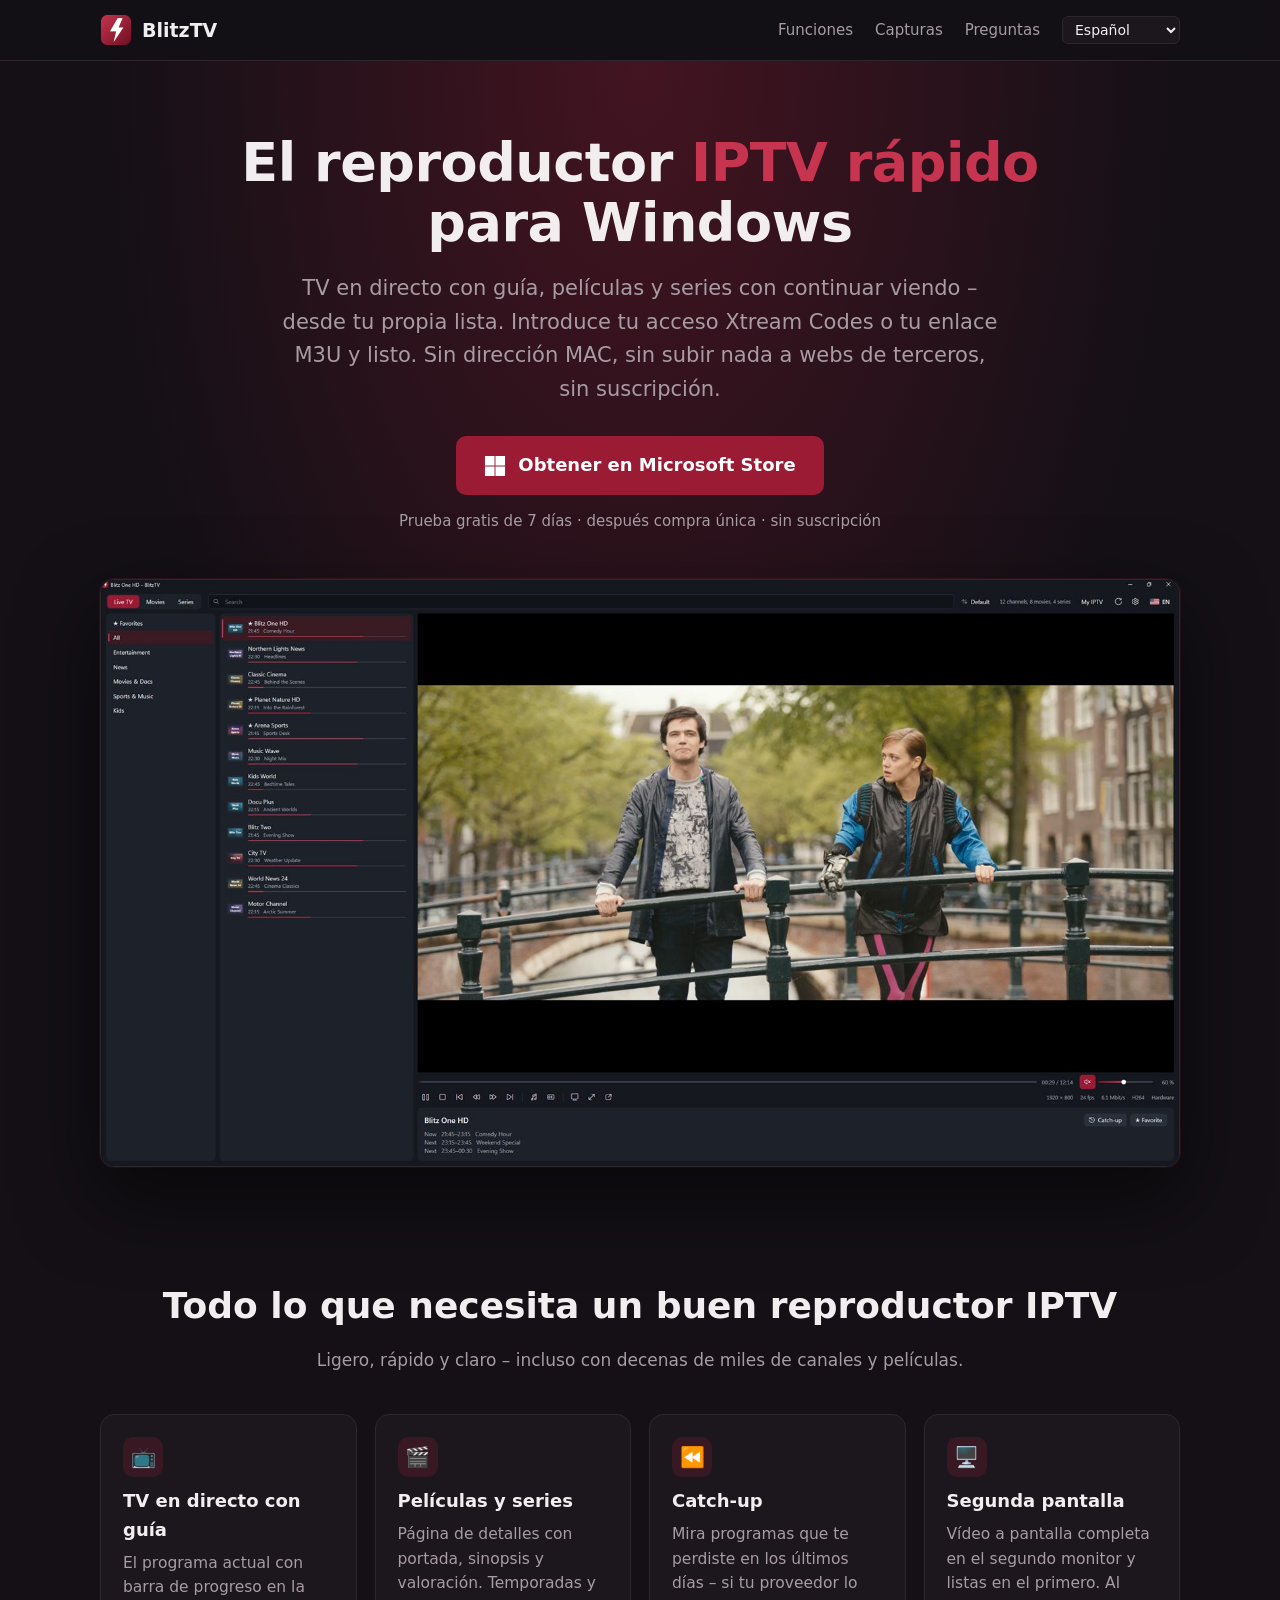
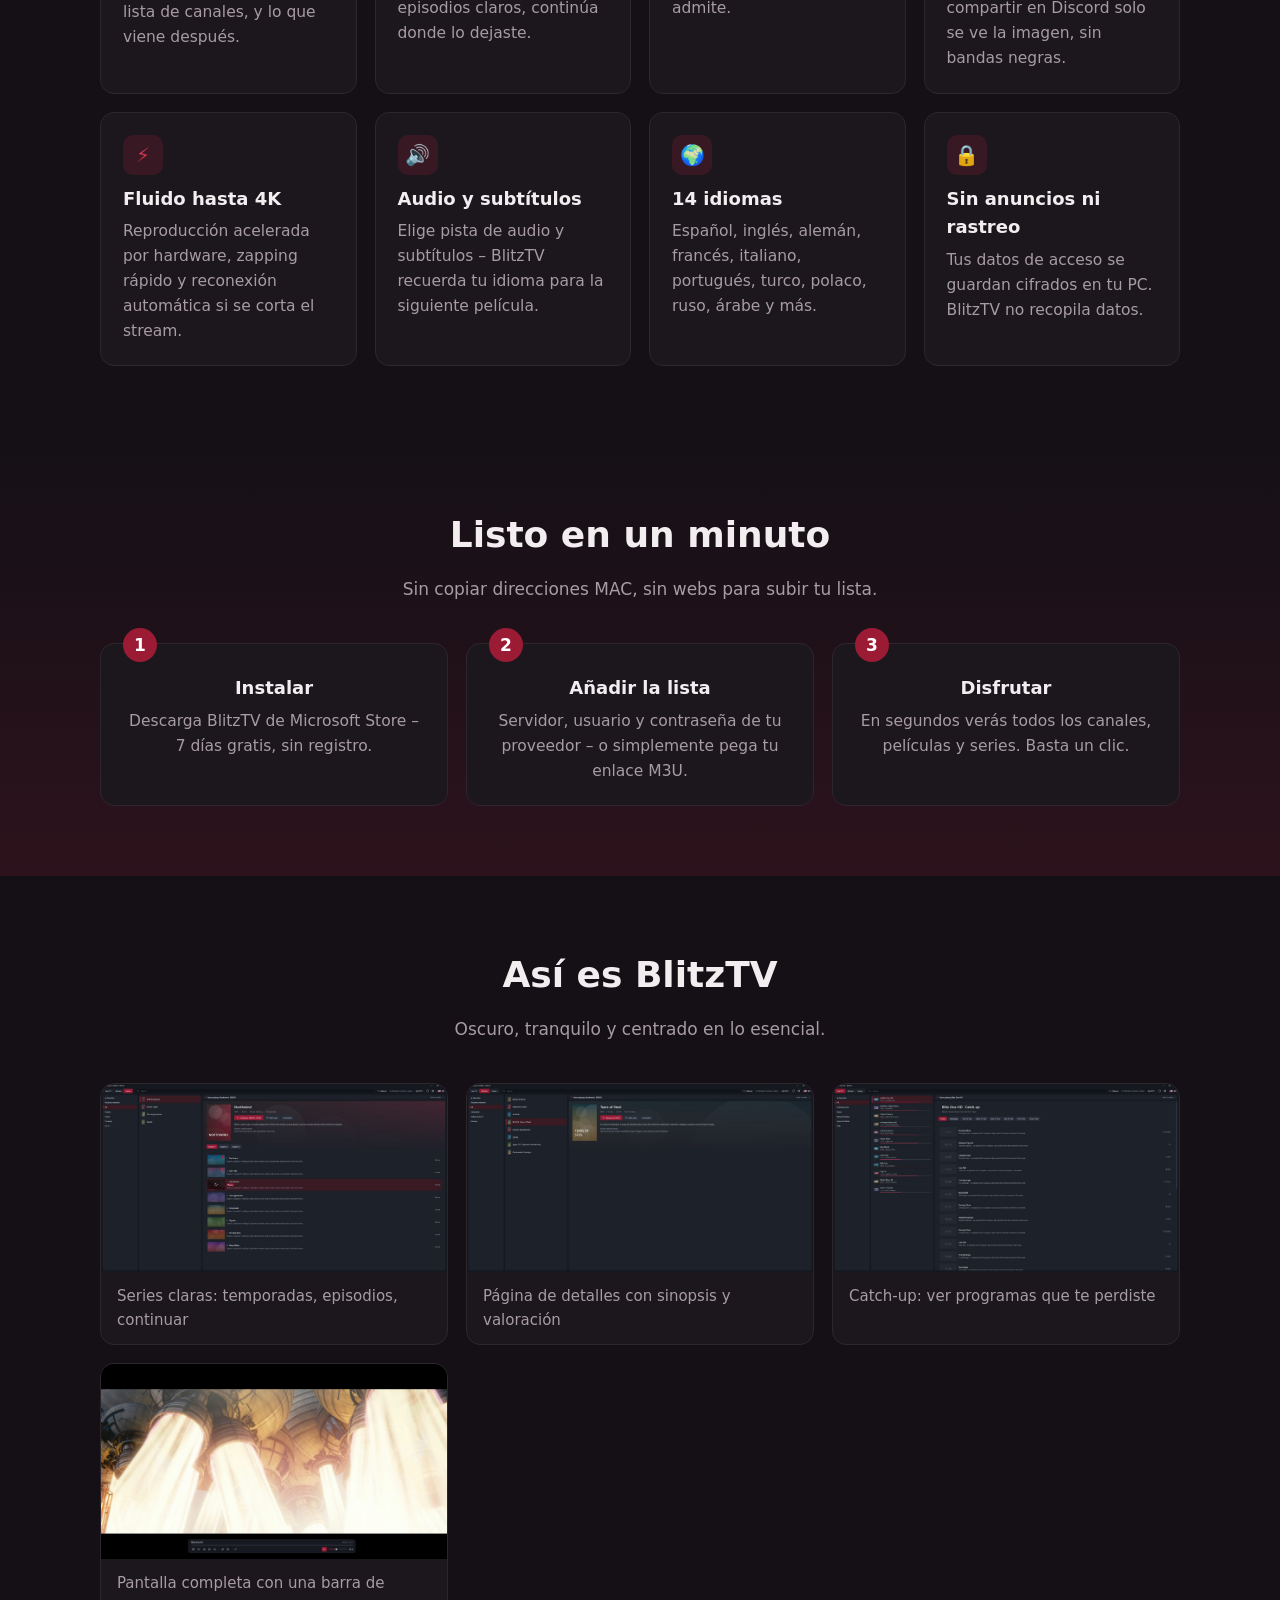
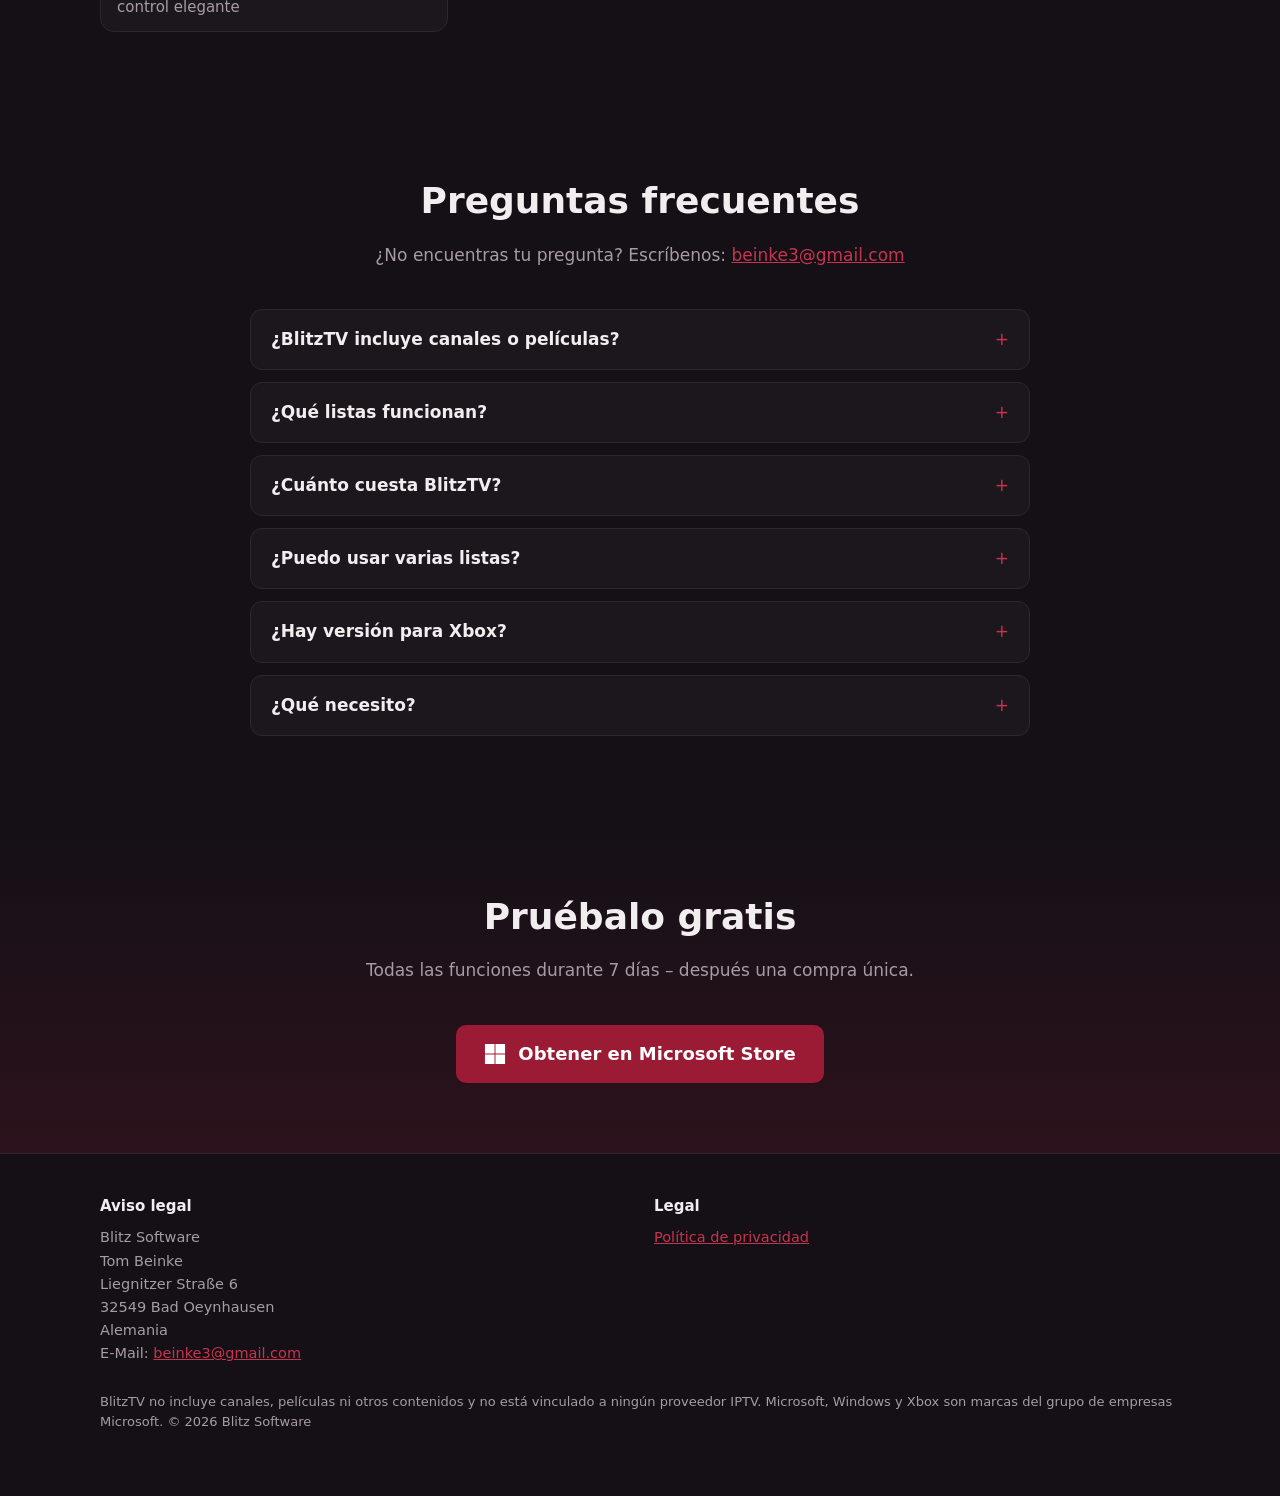
<file: es.html>
<!doctype html>
<html lang="es" dir="ltr">
<head>
<meta charset="utf-8">
<meta name="viewport" content="width=device-width, initial-scale=1">
<title>BlitzTV – Reproductor IPTV para Windows 10 y 11 | Xtream Codes y M3U</title>
<meta name="description" content="BlitzTV es un reproductor IPTV r&#225;pido para Windows: TV en directo con gu&#237;a, pel&#237;culas y series con continuar viendo, catch-up y segunda pantalla. Para Xtream Codes y M3U. Prueba gratis de 7 d&#237;as y luego compra &#250;nica.">
<meta name="keywords" content="reproductor IPTV Windows, IPTV PC, reproductor Xtream Codes, reproductor M3U Windows 11, TiviMate para PC, app IPTV Windows">
<link rel="canonical" href="https://beinke3-lgtm.github.io/blitztv/es.html">
<link rel="alternate" hreflang="de" href="https://beinke3-lgtm.github.io/blitztv/">
<link rel="alternate" hreflang="en" href="https://beinke3-lgtm.github.io/blitztv/en.html">
<link rel="alternate" hreflang="fr" href="https://beinke3-lgtm.github.io/blitztv/fr.html">
<link rel="alternate" hreflang="es" href="https://beinke3-lgtm.github.io/blitztv/es.html">
<link rel="alternate" hreflang="it" href="https://beinke3-lgtm.github.io/blitztv/it.html">
<link rel="alternate" hreflang="pt" href="https://beinke3-lgtm.github.io/blitztv/pt.html">
<link rel="alternate" hreflang="nl" href="https://beinke3-lgtm.github.io/blitztv/nl.html">
<link rel="alternate" hreflang="pl" href="https://beinke3-lgtm.github.io/blitztv/pl.html">
<link rel="alternate" hreflang="tr" href="https://beinke3-lgtm.github.io/blitztv/tr.html">
<link rel="alternate" hreflang="ru" href="https://beinke3-lgtm.github.io/blitztv/ru.html">
<link rel="alternate" hreflang="zh" href="https://beinke3-lgtm.github.io/blitztv/zh.html">
<link rel="alternate" hreflang="ja" href="https://beinke3-lgtm.github.io/blitztv/ja.html">
<link rel="alternate" hreflang="ar" href="https://beinke3-lgtm.github.io/blitztv/ar.html">
<link rel="alternate" hreflang="ko" href="https://beinke3-lgtm.github.io/blitztv/ko.html">
<link rel="alternate" hreflang="x-default" href="https://beinke3-lgtm.github.io/blitztv/en.html">
<link rel="icon" type="image/png" href="img/favicon.png">
<link rel="apple-touch-icon" href="img/apple-touch-icon.png">
<meta name="theme-color" content="#141016">
<meta property="og:type" content="website">
<meta property="og:title" content="BlitzTV – el reproductor IPTV r&#225;pido para Windows">
<meta property="og:description" content="TV en directo, pel&#237;culas y series de tu propia lista – r&#225;pido, claro y sin suscripci&#243;n.">
<meta property="og:image" content="https://beinke3-lgtm.github.io/blitztv/img/og.jpg">
<meta property="og:url" content="https://beinke3-lgtm.github.io/blitztv/es.html">
<link rel="stylesheet" href="style.css">
<script type="application/ld+json">
{"@context":"https://schema.org","@type":"SoftwareApplication","name":"BlitzTV","applicationCategory":"MultimediaApplication",
 "operatingSystem":"Windows 10, Windows 11","inLanguage":"es","description":"TV en directo, pel&#237;culas y series de tu propia lista – r&#225;pido, claro y sin suscripci&#243;n.",
 "offers":{"@type":"Offer","price":"9.99","priceCurrency":"EUR"},
 "author":{"@type":"Organization","name":"Blitz Software"},
 "downloadUrl":"https://apps.microsoft.com/detail/9N7PVLDVX9PN?cid=website-es","image":"https://beinke3-lgtm.github.io/blitztv/img/en-1-live.jpg"}
</script>
</head>
<body>

<header>
  <div class="wrap">
    <a class="brand" href="#"><img src="img/logo.png" alt="">BlitzTV</a>
    <nav>
      <a href="#features">Funciones</a>
      <a href="#screens">Capturas</a>
      <a href="#faq">Preguntas</a>
      <select class="lang" aria-label="Language" onchange="location.href=this.value"><option value="index.html">Deutsch</option><option value="en.html">English</option><option value="fr.html">Fran&#231;ais</option><option value="es.html" selected>Espa&#241;ol</option><option value="it.html">Italiano</option><option value="pt.html">Portugu&#234;s</option><option value="nl.html">Nederlands</option><option value="pl.html">Polski</option><option value="tr.html">T&#252;rk&#231;e</option><option value="ru.html">Русский</option><option value="zh.html">中文</option><option value="ja.html">日本語</option><option value="ar.html">العربية</option><option value="ko.html">한국어</option></select>
    </nav>
  </div>
</header>

<div class="hero">
  <div class="wrap">
    <h1>El reproductor <span>IPTV r&#225;pido</span><br>para Windows</h1>
    <p class="lead">TV en directo con gu&#237;a, pel&#237;culas y series con continuar viendo – desde tu propia lista. Introduce tu acceso Xtream Codes o tu enlace M3U y listo. Sin direcci&#243;n MAC, sin subir nada a webs de terceros, sin suscripci&#243;n.</p>
    <a class="cta" href="https://apps.microsoft.com/detail/9N7PVLDVX9PN?cid=website-es">
      <svg viewBox="0 0 23 23" aria-hidden="true"><path fill="#fff" d="M1 1h10v10H1zM12 1h10v10H12zM1 12h10v10H1zM12 12h10v10H12z"/></svg>
      Obtener en Microsoft Store
    </a>
    <div class="price">Prueba gratis de 7 d&#237;as &#183; despu&#233;s compra &#250;nica &#183; sin suscripci&#243;n</div>
    <img class="shot" src="img/en-1-live.jpg" width="1600" height="870" alt="BlitzTV: TV en directo con lista de canales, programa actual y gu&#237;a">
  </div>
</div>

<section id="features">
  <div class="wrap">
    <h2>Todo lo que necesita un buen reproductor IPTV</h2>
    <p class="sub">Ligero, r&#225;pido y claro – incluso con decenas de miles de canales y pel&#237;culas.</p>
    <div class="grid">
      <div class="card"><div class="icon">📺</div><h3>TV en directo con gu&#237;a</h3><p>El programa actual con barra de progreso en la lista de canales, y lo que viene despu&#233;s.</p></div>
      <div class="card"><div class="icon">🎬</div><h3>Pel&#237;culas y series</h3><p>P&#225;gina de detalles con portada, sinopsis y valoraci&#243;n. Temporadas y episodios claros, contin&#250;a donde lo dejaste.</p></div>
      <div class="card"><div class="icon">⏪</div><h3>Catch-up</h3><p>Mira programas que te perdiste en los &#250;ltimos d&#237;as – si tu proveedor lo admite.</p></div>
      <div class="card"><div class="icon">🖥️</div><h3>Segunda pantalla</h3><p>V&#237;deo a pantalla completa en el segundo monitor y listas en el primero. Al compartir en Discord solo se ve la imagen, sin bandas negras.</p></div>
      <div class="card"><div class="icon">⚡</div><h3>Fluido hasta 4K</h3><p>Reproducci&#243;n acelerada por hardware, zapping r&#225;pido y reconexi&#243;n autom&#225;tica si se corta el stream.</p></div>
      <div class="card"><div class="icon">🔊</div><h3>Audio y subt&#237;tulos</h3><p>Elige pista de audio y subt&#237;tulos – BlitzTV recuerda tu idioma para la siguiente pel&#237;cula.</p></div>
      <div class="card"><div class="icon">🌍</div><h3>14 idiomas</h3><p>Espa&#241;ol, ingl&#233;s, alem&#225;n, franc&#233;s, italiano, portugu&#233;s, turco, polaco, ruso, &#225;rabe y m&#225;s.</p></div>
      <div class="card"><div class="icon">🔒</div><h3>Sin anuncios ni rastreo</h3><p>Tus datos de acceso se guardan cifrados en tu PC. BlitzTV no recopila datos.</p></div>
    </div>
  </div>
</section>

<section class="band">
  <div class="wrap">
    <h2>Listo en un minuto</h2>
    <p class="sub">Sin copiar direcciones MAC, sin webs para subir tu lista.</p>
    <div class="steps">
      <div class="step"><h3>Instalar</h3><p>Descarga BlitzTV de Microsoft Store – 7 d&#237;as gratis, sin registro.</p></div>
      <div class="step"><h3>A&#241;adir la lista</h3><p>Servidor, usuario y contrase&#241;a de tu proveedor – o simplemente pega tu enlace M3U.</p></div>
      <div class="step"><h3>Disfrutar</h3><p>En segundos ver&#225;s todos los canales, pel&#237;culas y series. Basta un clic.</p></div>
    </div>
  </div>
</section>

<section id="screens">
  <div class="wrap">
    <h2>As&#237; es BlitzTV</h2>
    <p class="sub">Oscuro, tranquilo y centrado en lo esencial.</p>
    <div class="gallery">
      <figure><img src="img/en-2-series.jpg" loading="lazy" alt="Series claras: temporadas, episodios, continuar"><figcaption>Series claras: temporadas, episodios, continuar</figcaption></figure>
      <figure><img src="img/en-3-movie.jpg" loading="lazy" alt="P&#225;gina de detalles con sinopsis y valoraci&#243;n"><figcaption>P&#225;gina de detalles con sinopsis y valoraci&#243;n</figcaption></figure>
      <figure><img src="img/en-4-archive.jpg" loading="lazy" alt="Catch-up: ver programas que te perdiste"><figcaption>Catch-up: ver programas que te perdiste</figcaption></figure>
      <figure><img src="img/en-5-fullscreen.jpg" loading="lazy" alt="Pantalla completa con una barra de control elegante"><figcaption>Pantalla completa con una barra de control elegante</figcaption></figure>
    </div>
  </div>
</section>

<section id="faq">
  <div class="wrap faq">
    <h2>Preguntas frecuentes</h2>
    <p class="sub">&#191;No encuentras tu pregunta? Escr&#237;benos: <a href="mailto:beinke3@gmail.com">beinke3@gmail.com</a></p>
    <details><summary>&#191;BlitzTV incluye canales o pel&#237;culas?</summary><p>No. BlitzTV es solo un reproductor y no contiene contenidos. Necesitas una lista de un proveedor IPTV. Usa solo listas que tengas derecho a usar.</p></details>
    <details><summary>&#191;Qu&#233; listas funcionan?</summary><p>Accesos Xtream Codes (servidor, usuario, contrase&#241;a) y listas M3U como enlace o archivo. Un enlace M3U de Xtream se configura autom&#225;ticamente como acceso Xtream – con gu&#237;a, series y catch-up.</p></details>
    <details><summary>&#191;Cu&#225;nto cuesta BlitzTV?</summary><p>Puedes probar BlitzTV gratis 7 d&#237;as con todas las funciones. Despu&#233;s es una compra &#250;nica – sin suscripci&#243;n y con todas las actualizaciones futuras.</p></details>
    <details><summary>&#191;Puedo usar varias listas?</summary><p>S&#237;. A&#241;ade todas las listas que quieras y cambia entre ellas cuando quieras. Favoritos y progreso se guardan por lista.</p></details>
    <details><summary>&#191;Hay versi&#243;n para Xbox?</summary><p>Estamos trabajando en una versi&#243;n para Xbox. La idea: compra una vez y &#250;salo en PC y Xbox.</p></details>
    <details><summary>&#191;Qu&#233; necesito?</summary><p>Un PC con Windows 10 o Windows 11 (64 bits) y conexi&#243;n a Internet. Para 4K se recomienda una conexi&#243;n r&#225;pida.</p></details>
  </div>
</section>

<section class="band">
  <div class="wrap">
    <h2>Pru&#233;balo gratis</h2>
    <p class="sub">Todas las funciones durante 7 d&#237;as – despu&#233;s una compra &#250;nica.</p>
    <a class="cta" href="https://apps.microsoft.com/detail/9N7PVLDVX9PN?cid=website-es">
      <svg viewBox="0 0 23 23" aria-hidden="true"><path fill="#fff" d="M1 1h10v10H1zM12 1h10v10H12zM1 12h10v10H1zM12 12h10v10H12z"/></svg>
      Obtener en Microsoft Store
    </a>
  </div>
</section>

<footer>
  <div class="wrap">
    <div class="cols">
      <div>
        <h4>Aviso legal</h4>
        <address>Blitz Software<br>Tom Beinke<br>Liegnitzer Straße 6<br>32549 Bad Oeynhausen<br>Alemania<br>
          E-Mail: <a href="mailto:beinke3@gmail.com">beinke3@gmail.com</a></address>
      </div>
      <div>
        <h4>Legal</h4>
        <a href="privacy.html">Pol&#237;tica de privacidad</a>
      </div>
    </div>
    <p class="note">BlitzTV no incluye canales, pel&#237;culas ni otros contenidos y no est&#225; vinculado a ning&#250;n proveedor IPTV. Microsoft, Windows y Xbox son marcas del grupo de empresas Microsoft. © 2026 Blitz Software</p>
  </div>
</footer>

</body>
</html>
</file>
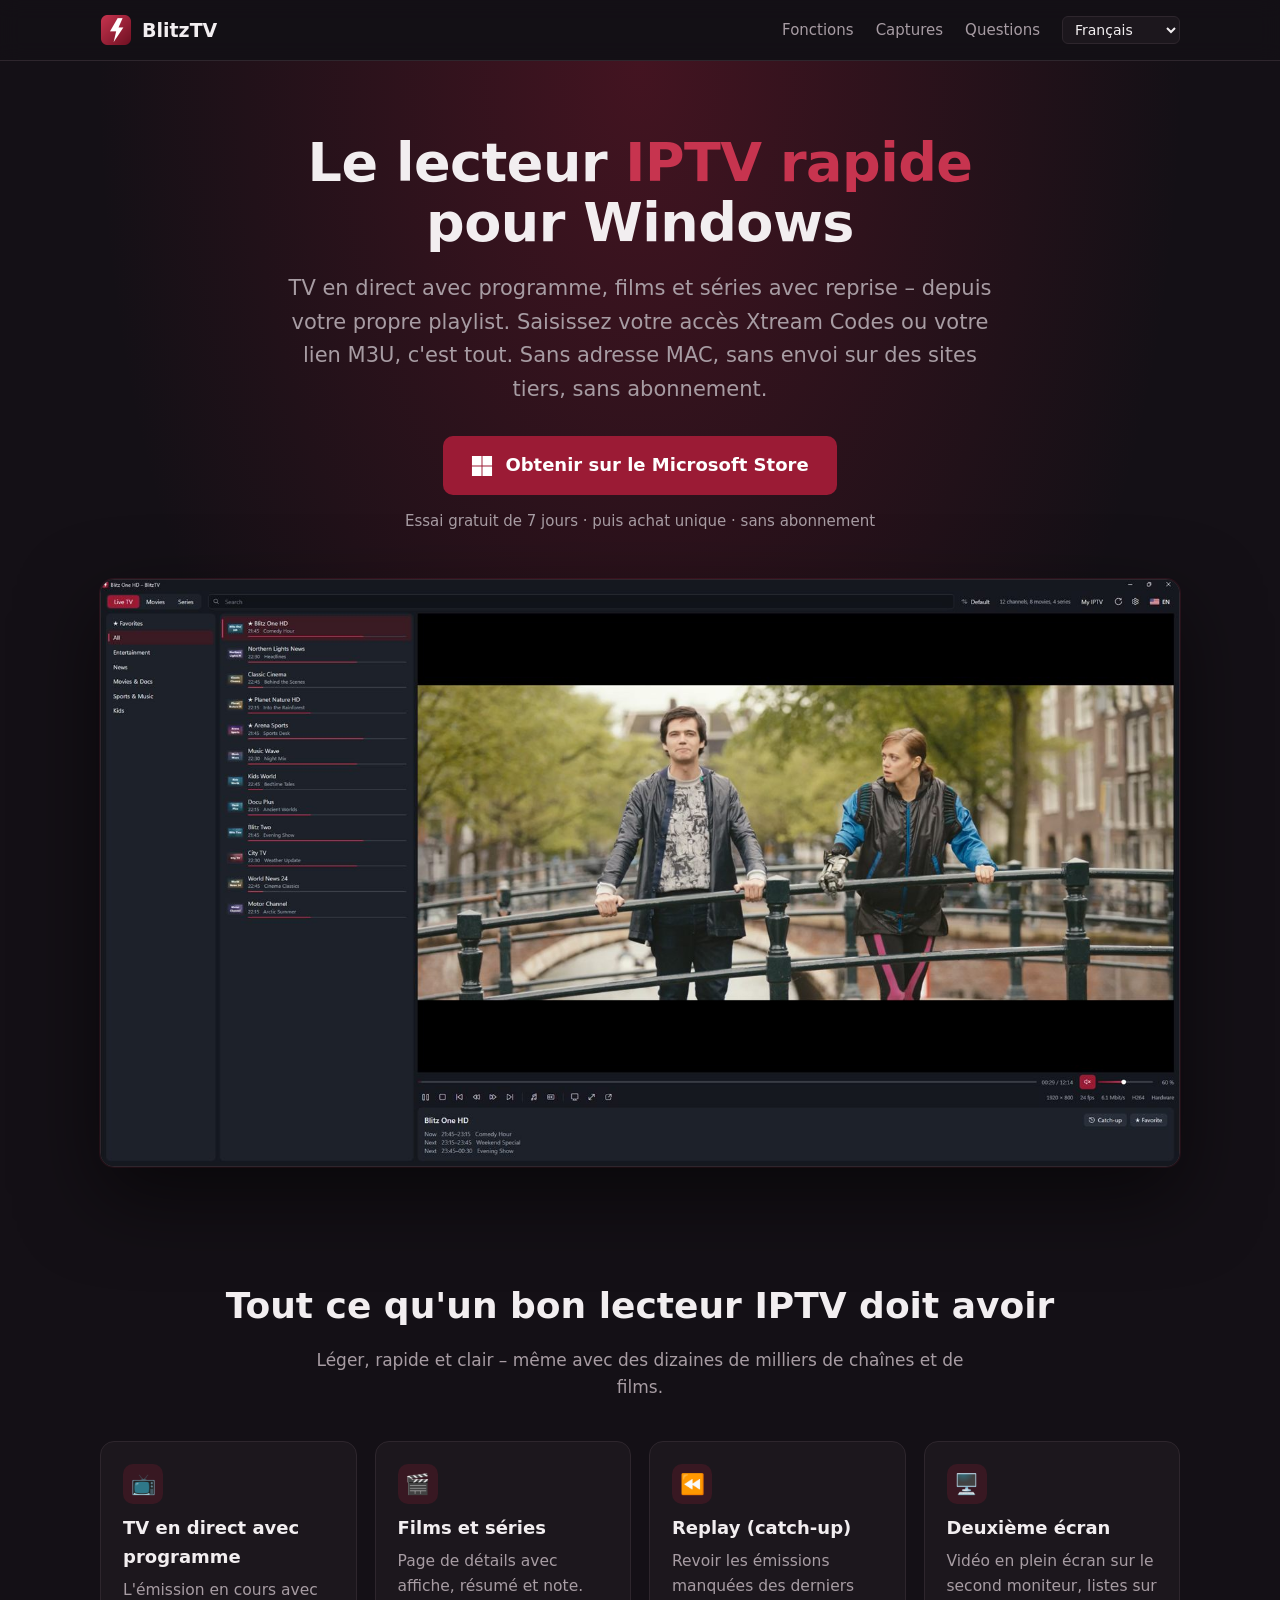
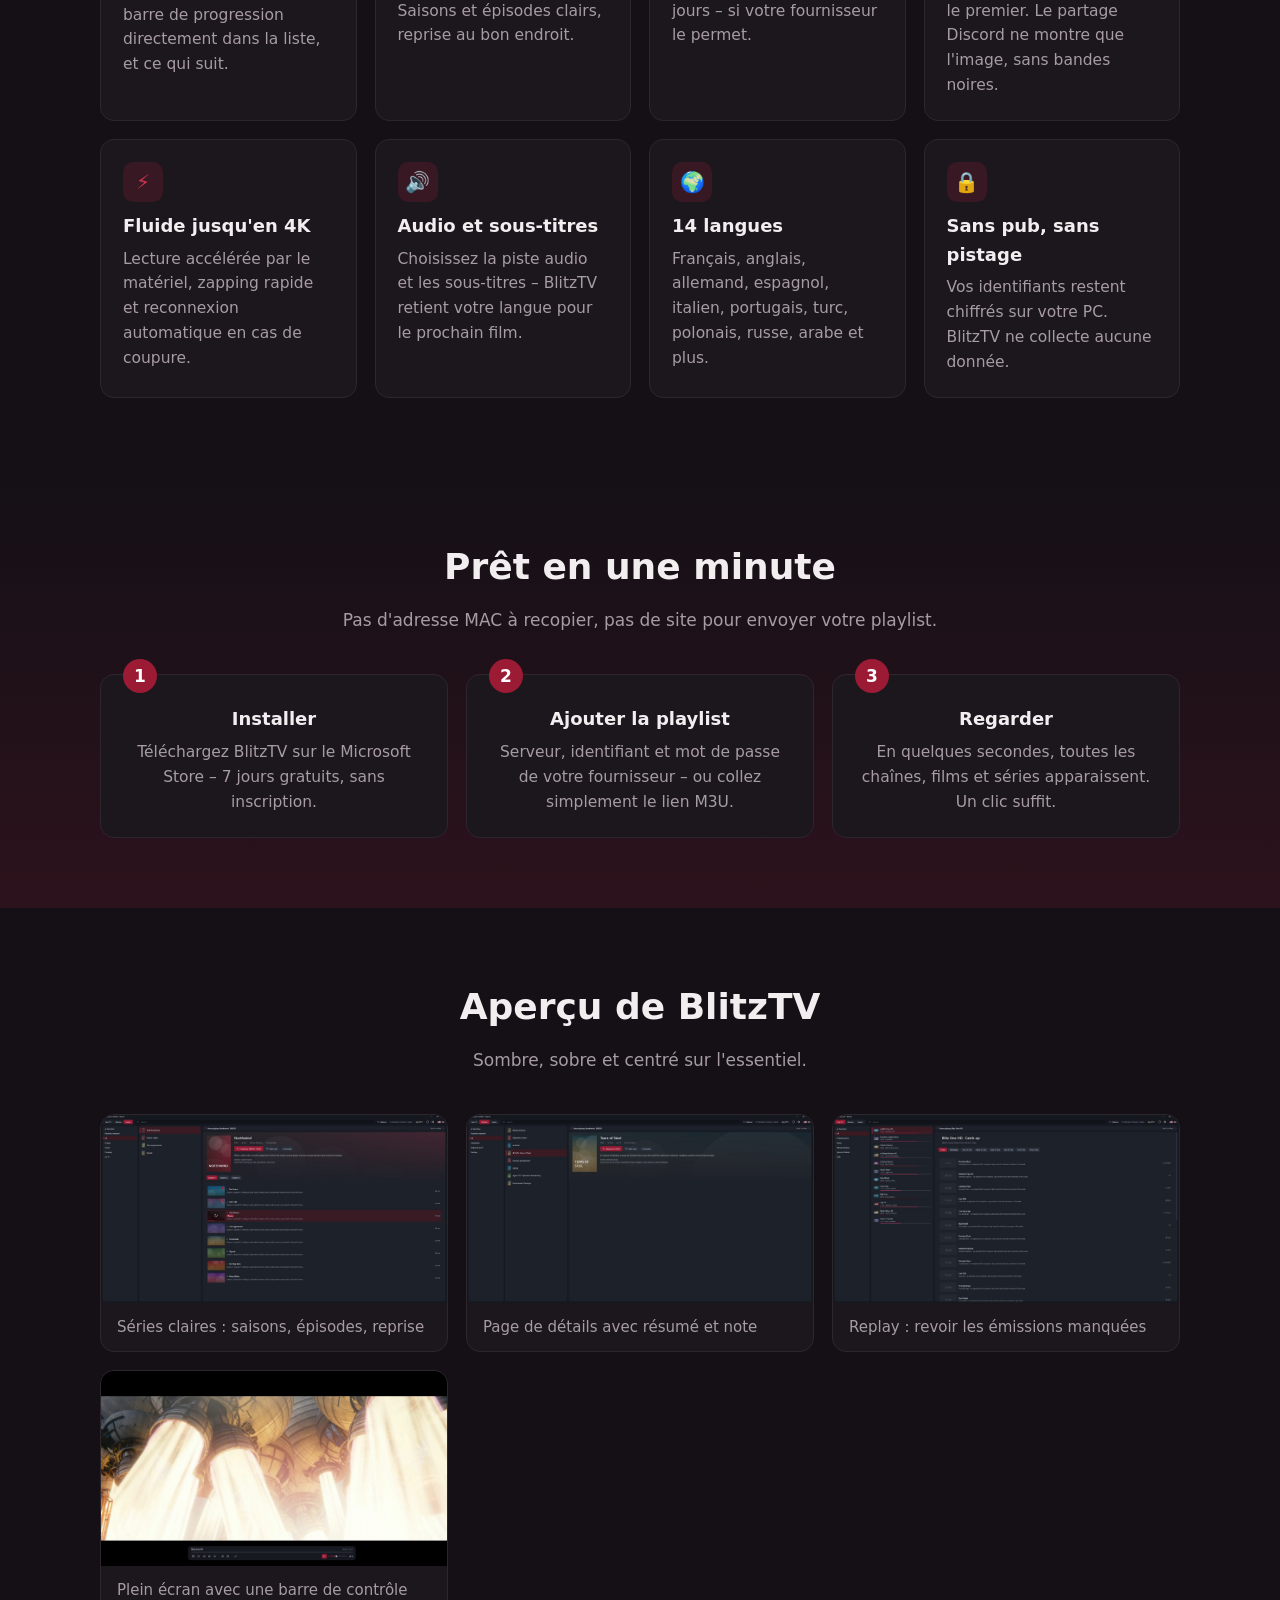
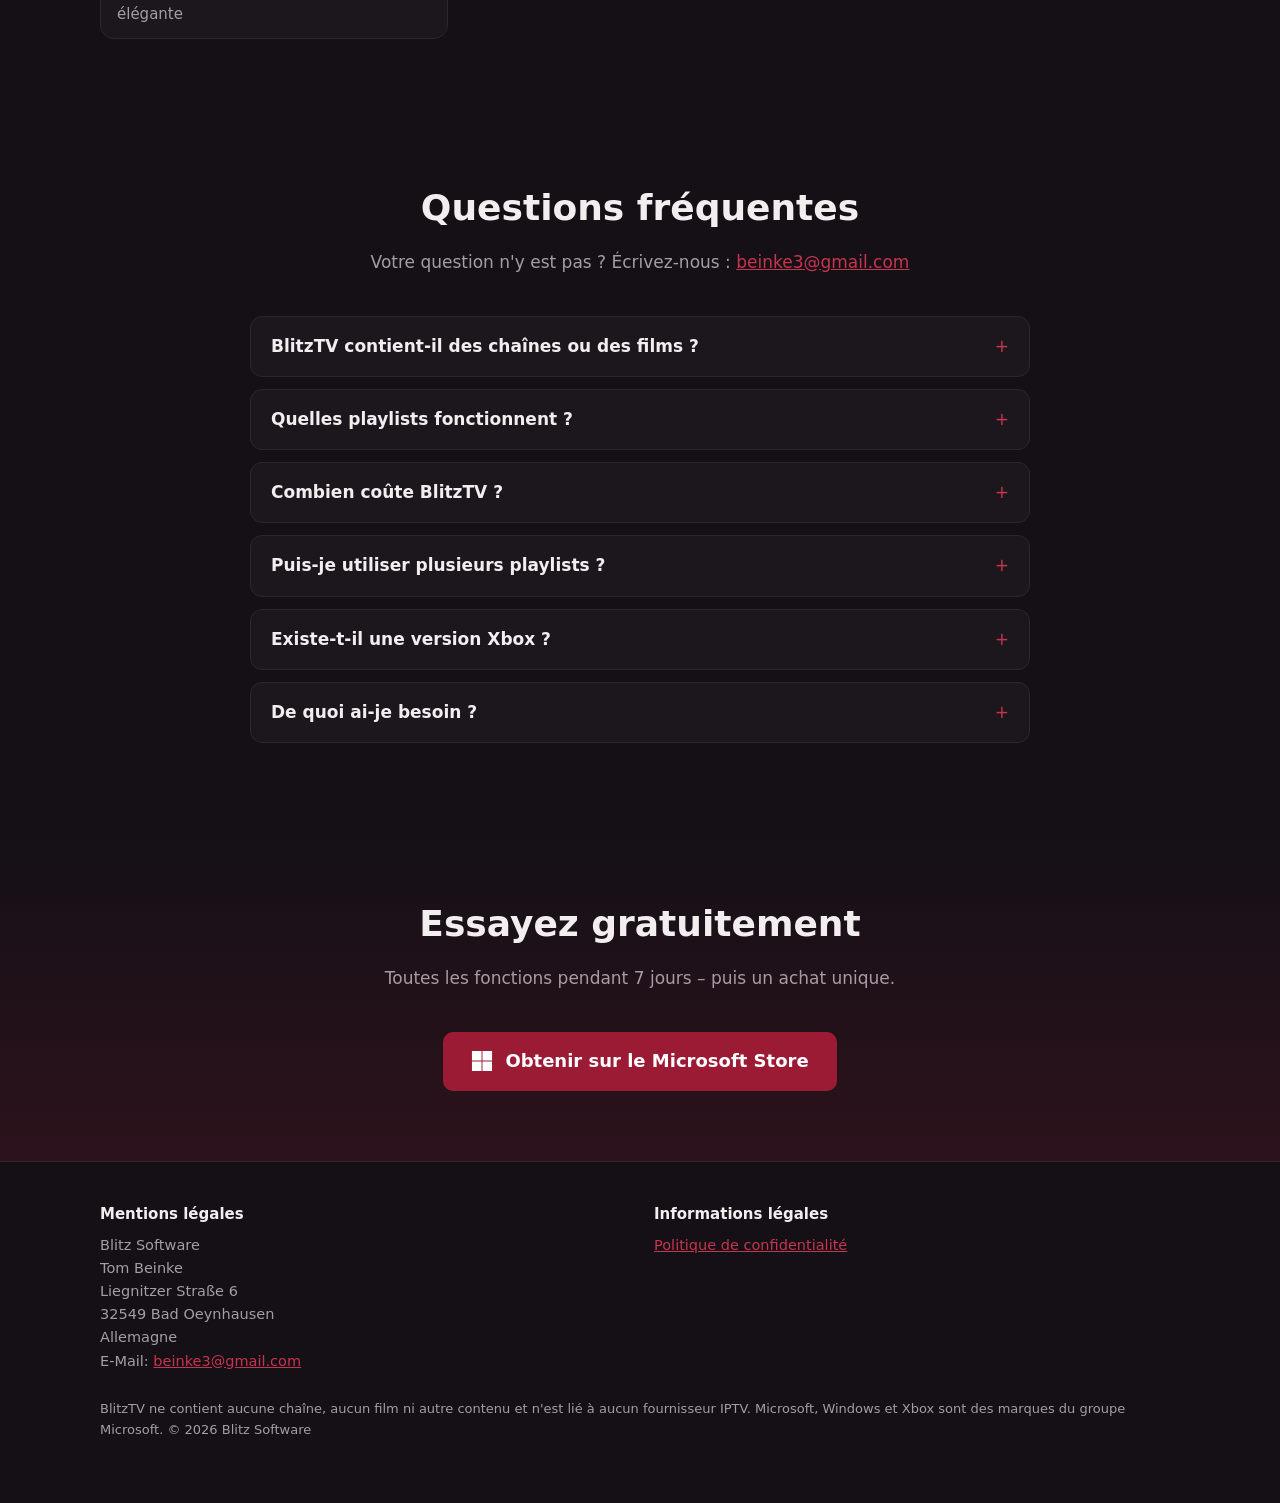
<file: fr.html>
<!doctype html>
<html lang="fr" dir="ltr">
<head>
<meta charset="utf-8">
<meta name="viewport" content="width=device-width, initial-scale=1">
<title>BlitzTV – Lecteur IPTV pour Windows 10 et 11 | Xtream Codes et M3U</title>
<meta name="description" content="BlitzTV est un lecteur IPTV rapide pour Windows : TV en direct avec programme, films et s&#233;ries avec reprise, replay, deuxi&#232;me &#233;cran. Pour Xtream Codes et M3U. Essai gratuit de 7 jours, puis achat unique.">
<meta name="keywords" content="lecteur IPTV Windows, IPTV PC, lecteur Xtream Codes, lecteur M3U Windows 11, TiviMate pour PC, application IPTV Windows">
<link rel="canonical" href="https://beinke3-lgtm.github.io/blitztv/fr.html">
<link rel="alternate" hreflang="de" href="https://beinke3-lgtm.github.io/blitztv/">
<link rel="alternate" hreflang="en" href="https://beinke3-lgtm.github.io/blitztv/en.html">
<link rel="alternate" hreflang="fr" href="https://beinke3-lgtm.github.io/blitztv/fr.html">
<link rel="alternate" hreflang="es" href="https://beinke3-lgtm.github.io/blitztv/es.html">
<link rel="alternate" hreflang="it" href="https://beinke3-lgtm.github.io/blitztv/it.html">
<link rel="alternate" hreflang="pt" href="https://beinke3-lgtm.github.io/blitztv/pt.html">
<link rel="alternate" hreflang="nl" href="https://beinke3-lgtm.github.io/blitztv/nl.html">
<link rel="alternate" hreflang="pl" href="https://beinke3-lgtm.github.io/blitztv/pl.html">
<link rel="alternate" hreflang="tr" href="https://beinke3-lgtm.github.io/blitztv/tr.html">
<link rel="alternate" hreflang="ru" href="https://beinke3-lgtm.github.io/blitztv/ru.html">
<link rel="alternate" hreflang="zh" href="https://beinke3-lgtm.github.io/blitztv/zh.html">
<link rel="alternate" hreflang="ja" href="https://beinke3-lgtm.github.io/blitztv/ja.html">
<link rel="alternate" hreflang="ar" href="https://beinke3-lgtm.github.io/blitztv/ar.html">
<link rel="alternate" hreflang="ko" href="https://beinke3-lgtm.github.io/blitztv/ko.html">
<link rel="alternate" hreflang="x-default" href="https://beinke3-lgtm.github.io/blitztv/en.html">
<link rel="icon" type="image/png" href="img/favicon.png">
<link rel="apple-touch-icon" href="img/apple-touch-icon.png">
<meta name="theme-color" content="#141016">
<meta property="og:type" content="website">
<meta property="og:title" content="BlitzTV – le lecteur IPTV rapide pour Windows">
<meta property="og:description" content="TV en direct, films et s&#233;ries depuis votre propre playlist – rapide, clair, sans abonnement.">
<meta property="og:image" content="https://beinke3-lgtm.github.io/blitztv/img/og.jpg">
<meta property="og:url" content="https://beinke3-lgtm.github.io/blitztv/fr.html">
<link rel="stylesheet" href="style.css">
<script type="application/ld+json">
{"@context":"https://schema.org","@type":"SoftwareApplication","name":"BlitzTV","applicationCategory":"MultimediaApplication",
 "operatingSystem":"Windows 10, Windows 11","inLanguage":"fr","description":"TV en direct, films et s&#233;ries depuis votre propre playlist – rapide, clair, sans abonnement.",
 "offers":{"@type":"Offer","price":"9.99","priceCurrency":"EUR"},
 "author":{"@type":"Organization","name":"Blitz Software"},
 "downloadUrl":"https://apps.microsoft.com/detail/9N7PVLDVX9PN?cid=website-fr","image":"https://beinke3-lgtm.github.io/blitztv/img/en-1-live.jpg"}
</script>
</head>
<body>

<header>
  <div class="wrap">
    <a class="brand" href="#"><img src="img/logo.png" alt="">BlitzTV</a>
    <nav>
      <a href="#features">Fonctions</a>
      <a href="#screens">Captures</a>
      <a href="#faq">Questions</a>
      <select class="lang" aria-label="Language" onchange="location.href=this.value"><option value="index.html">Deutsch</option><option value="en.html">English</option><option value="fr.html" selected>Fran&#231;ais</option><option value="es.html">Espa&#241;ol</option><option value="it.html">Italiano</option><option value="pt.html">Portugu&#234;s</option><option value="nl.html">Nederlands</option><option value="pl.html">Polski</option><option value="tr.html">T&#252;rk&#231;e</option><option value="ru.html">Русский</option><option value="zh.html">中文</option><option value="ja.html">日本語</option><option value="ar.html">العربية</option><option value="ko.html">한국어</option></select>
    </nav>
  </div>
</header>

<div class="hero">
  <div class="wrap">
    <h1>Le lecteur <span>IPTV rapide</span><br>pour Windows</h1>
    <p class="lead">TV en direct avec programme, films et s&#233;ries avec reprise – depuis votre propre playlist. Saisissez votre acc&#232;s Xtream Codes ou votre lien M3U, c&#39;est tout. Sans adresse MAC, sans envoi sur des sites tiers, sans abonnement.</p>
    <a class="cta" href="https://apps.microsoft.com/detail/9N7PVLDVX9PN?cid=website-fr">
      <svg viewBox="0 0 23 23" aria-hidden="true"><path fill="#fff" d="M1 1h10v10H1zM12 1h10v10H12zM1 12h10v10H1zM12 12h10v10H12z"/></svg>
      Obtenir sur le Microsoft Store
    </a>
    <div class="price">Essai gratuit de 7 jours &#183; puis achat unique &#183; sans abonnement</div>
    <img class="shot" src="img/en-1-live.jpg" width="1600" height="870" alt="BlitzTV : TV en direct avec liste des cha&#238;nes, &#233;mission en cours et programme">
  </div>
</div>

<section id="features">
  <div class="wrap">
    <h2>Tout ce qu&#39;un bon lecteur IPTV doit avoir</h2>
    <p class="sub">L&#233;ger, rapide et clair – m&#234;me avec des dizaines de milliers de cha&#238;nes et de films.</p>
    <div class="grid">
      <div class="card"><div class="icon">📺</div><h3>TV en direct avec programme</h3><p>L&#39;&#233;mission en cours avec barre de progression directement dans la liste, et ce qui suit.</p></div>
      <div class="card"><div class="icon">🎬</div><h3>Films et s&#233;ries</h3><p>Page de d&#233;tails avec affiche, r&#233;sum&#233; et note. Saisons et &#233;pisodes clairs, reprise au bon endroit.</p></div>
      <div class="card"><div class="icon">⏪</div><h3>Replay (catch-up)</h3><p>Revoir les &#233;missions manqu&#233;es des derniers jours – si votre fournisseur le permet.</p></div>
      <div class="card"><div class="icon">🖥️</div><h3>Deuxi&#232;me &#233;cran</h3><p>Vid&#233;o en plein &#233;cran sur le second moniteur, listes sur le premier. Le partage Discord ne montre que l&#39;image, sans bandes noires.</p></div>
      <div class="card"><div class="icon">⚡</div><h3>Fluide jusqu&#39;en 4K</h3><p>Lecture acc&#233;l&#233;r&#233;e par le mat&#233;riel, zapping rapide et reconnexion automatique en cas de coupure.</p></div>
      <div class="card"><div class="icon">🔊</div><h3>Audio et sous-titres</h3><p>Choisissez la piste audio et les sous-titres – BlitzTV retient votre langue pour le prochain film.</p></div>
      <div class="card"><div class="icon">🌍</div><h3>14 langues</h3><p>Fran&#231;ais, anglais, allemand, espagnol, italien, portugais, turc, polonais, russe, arabe et plus.</p></div>
      <div class="card"><div class="icon">🔒</div><h3>Sans pub, sans pistage</h3><p>Vos identifiants restent chiffr&#233;s sur votre PC. BlitzTV ne collecte aucune donn&#233;e.</p></div>
    </div>
  </div>
</section>

<section class="band">
  <div class="wrap">
    <h2>Pr&#234;t en une minute</h2>
    <p class="sub">Pas d&#39;adresse MAC &#224; recopier, pas de site pour envoyer votre playlist.</p>
    <div class="steps">
      <div class="step"><h3>Installer</h3><p>T&#233;l&#233;chargez BlitzTV sur le Microsoft Store – 7 jours gratuits, sans inscription.</p></div>
      <div class="step"><h3>Ajouter la playlist</h3><p>Serveur, identifiant et mot de passe de votre fournisseur – ou collez simplement le lien M3U.</p></div>
      <div class="step"><h3>Regarder</h3><p>En quelques secondes, toutes les cha&#238;nes, films et s&#233;ries apparaissent. Un clic suffit.</p></div>
    </div>
  </div>
</section>

<section id="screens">
  <div class="wrap">
    <h2>Aper&#231;u de BlitzTV</h2>
    <p class="sub">Sombre, sobre et centr&#233; sur l&#39;essentiel.</p>
    <div class="gallery">
      <figure><img src="img/en-2-series.jpg" loading="lazy" alt="S&#233;ries claires : saisons, &#233;pisodes, reprise"><figcaption>S&#233;ries claires : saisons, &#233;pisodes, reprise</figcaption></figure>
      <figure><img src="img/en-3-movie.jpg" loading="lazy" alt="Page de d&#233;tails avec r&#233;sum&#233; et note"><figcaption>Page de d&#233;tails avec r&#233;sum&#233; et note</figcaption></figure>
      <figure><img src="img/en-4-archive.jpg" loading="lazy" alt="Replay : revoir les &#233;missions manqu&#233;es"><figcaption>Replay : revoir les &#233;missions manqu&#233;es</figcaption></figure>
      <figure><img src="img/en-5-fullscreen.jpg" loading="lazy" alt="Plein &#233;cran avec une barre de contr&#244;le &#233;l&#233;gante"><figcaption>Plein &#233;cran avec une barre de contr&#244;le &#233;l&#233;gante</figcaption></figure>
    </div>
  </div>
</section>

<section id="faq">
  <div class="wrap faq">
    <h2>Questions fr&#233;quentes</h2>
    <p class="sub">Votre question n&#39;y est pas ? &#201;crivez-nous : <a href="mailto:beinke3@gmail.com">beinke3@gmail.com</a></p>
    <details><summary>BlitzTV contient-il des cha&#238;nes ou des films ?</summary><p>Non. BlitzTV est uniquement un lecteur et ne contient aucun contenu. Il vous faut une playlist d&#39;un fournisseur IPTV. N&#39;utilisez que des playlists que vous avez le droit d&#39;utiliser.</p></details>
    <details><summary>Quelles playlists fonctionnent ?</summary><p>Les acc&#232;s Xtream Codes (serveur, identifiant, mot de passe) et les playlists M3U en lien ou fichier. Un lien M3U Xtream est configur&#233; automatiquement comme acc&#232;s Xtream – avec programme, s&#233;ries et replay.</p></details>
    <details><summary>Combien co&#251;te BlitzTV ?</summary><p>Vous pouvez tester BlitzTV gratuitement pendant 7 jours, sans limitation. Ensuite, c&#39;est un achat unique – sans abonnement, toutes les mises &#224; jour futures incluses.</p></details>
    <details><summary>Puis-je utiliser plusieurs playlists ?</summary><p>Oui. Ajoutez autant de playlists que vous voulez et passez de l&#39;une &#224; l&#39;autre &#224; tout moment. Favoris et progression sont conserv&#233;s par playlist.</p></details>
    <details><summary>Existe-t-il une version Xbox ?</summary><p>Une version Xbox est en pr&#233;paration. L&#39;id&#233;e : un seul achat, utilisable sur PC et Xbox.</p></details>
    <details><summary>De quoi ai-je besoin ?</summary><p>Un PC sous Windows 10 ou Windows 11 (64 bits) et une connexion Internet. Pour la 4K, une connexion rapide est recommand&#233;e.</p></details>
  </div>
</section>

<section class="band">
  <div class="wrap">
    <h2>Essayez gratuitement</h2>
    <p class="sub">Toutes les fonctions pendant 7 jours – puis un achat unique.</p>
    <a class="cta" href="https://apps.microsoft.com/detail/9N7PVLDVX9PN?cid=website-fr">
      <svg viewBox="0 0 23 23" aria-hidden="true"><path fill="#fff" d="M1 1h10v10H1zM12 1h10v10H12zM1 12h10v10H1zM12 12h10v10H12z"/></svg>
      Obtenir sur le Microsoft Store
    </a>
  </div>
</section>

<footer>
  <div class="wrap">
    <div class="cols">
      <div>
        <h4>Mentions l&#233;gales</h4>
        <address>Blitz Software<br>Tom Beinke<br>Liegnitzer Straße 6<br>32549 Bad Oeynhausen<br>Allemagne<br>
          E-Mail: <a href="mailto:beinke3@gmail.com">beinke3@gmail.com</a></address>
      </div>
      <div>
        <h4>Informations l&#233;gales</h4>
        <a href="privacy.html">Politique de confidentialit&#233;</a>
      </div>
    </div>
    <p class="note">BlitzTV ne contient aucune cha&#238;ne, aucun film ni autre contenu et n&#39;est li&#233; &#224; aucun fournisseur IPTV. Microsoft, Windows et Xbox sont des marques du groupe Microsoft. © 2026 Blitz Software</p>
  </div>
</footer>

</body>
</html>
</file>
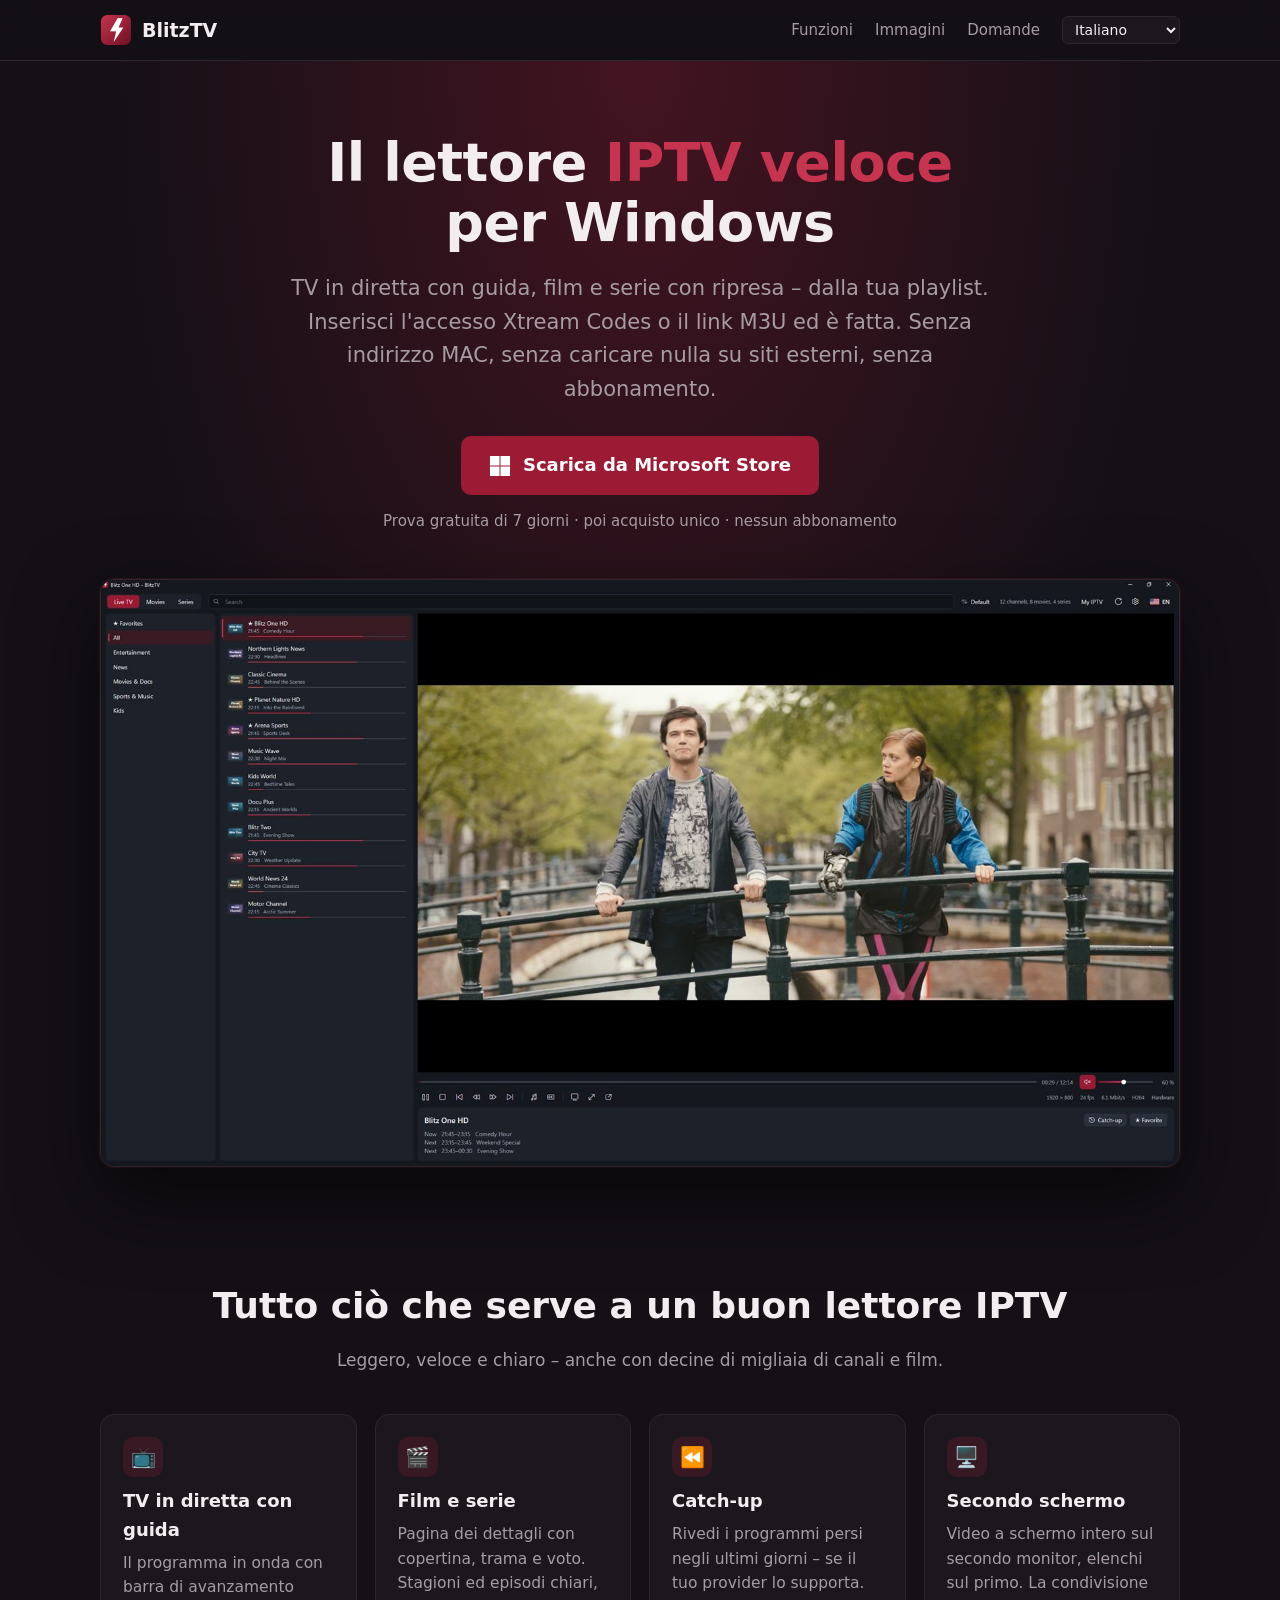
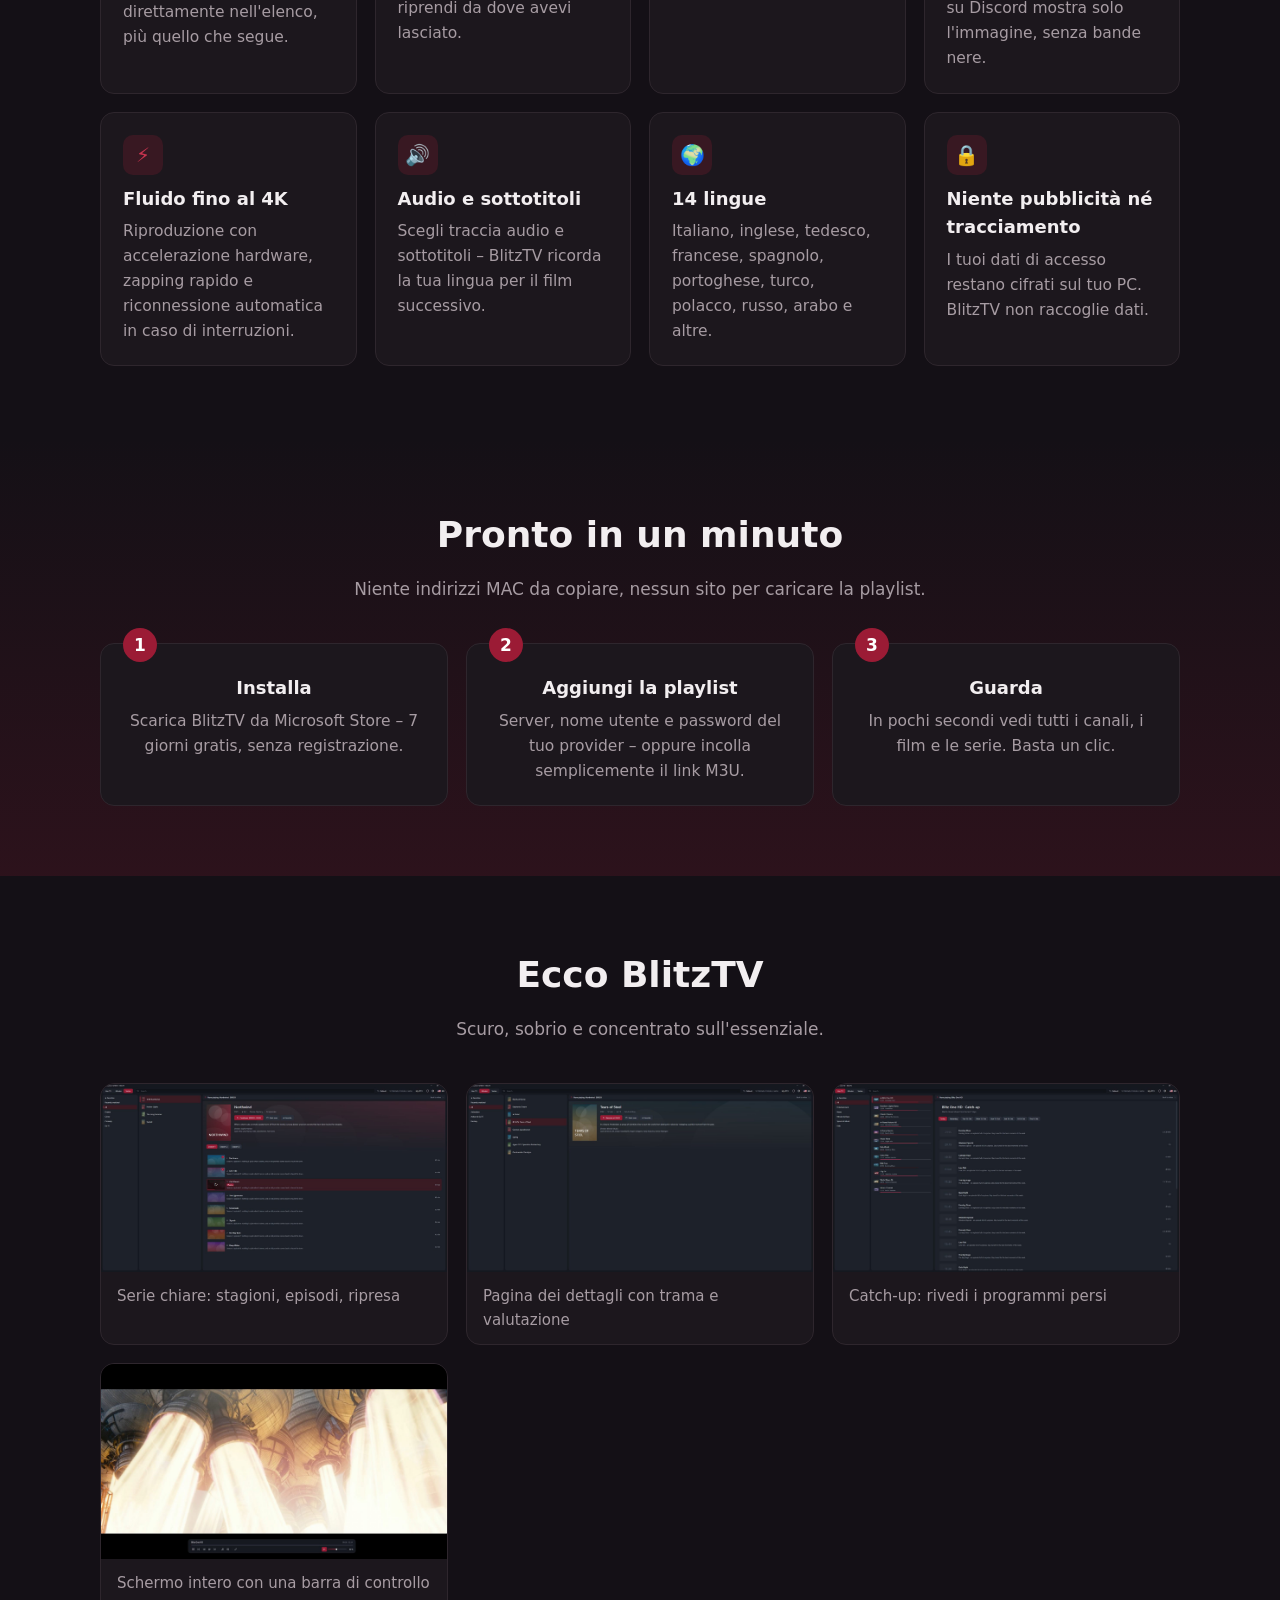
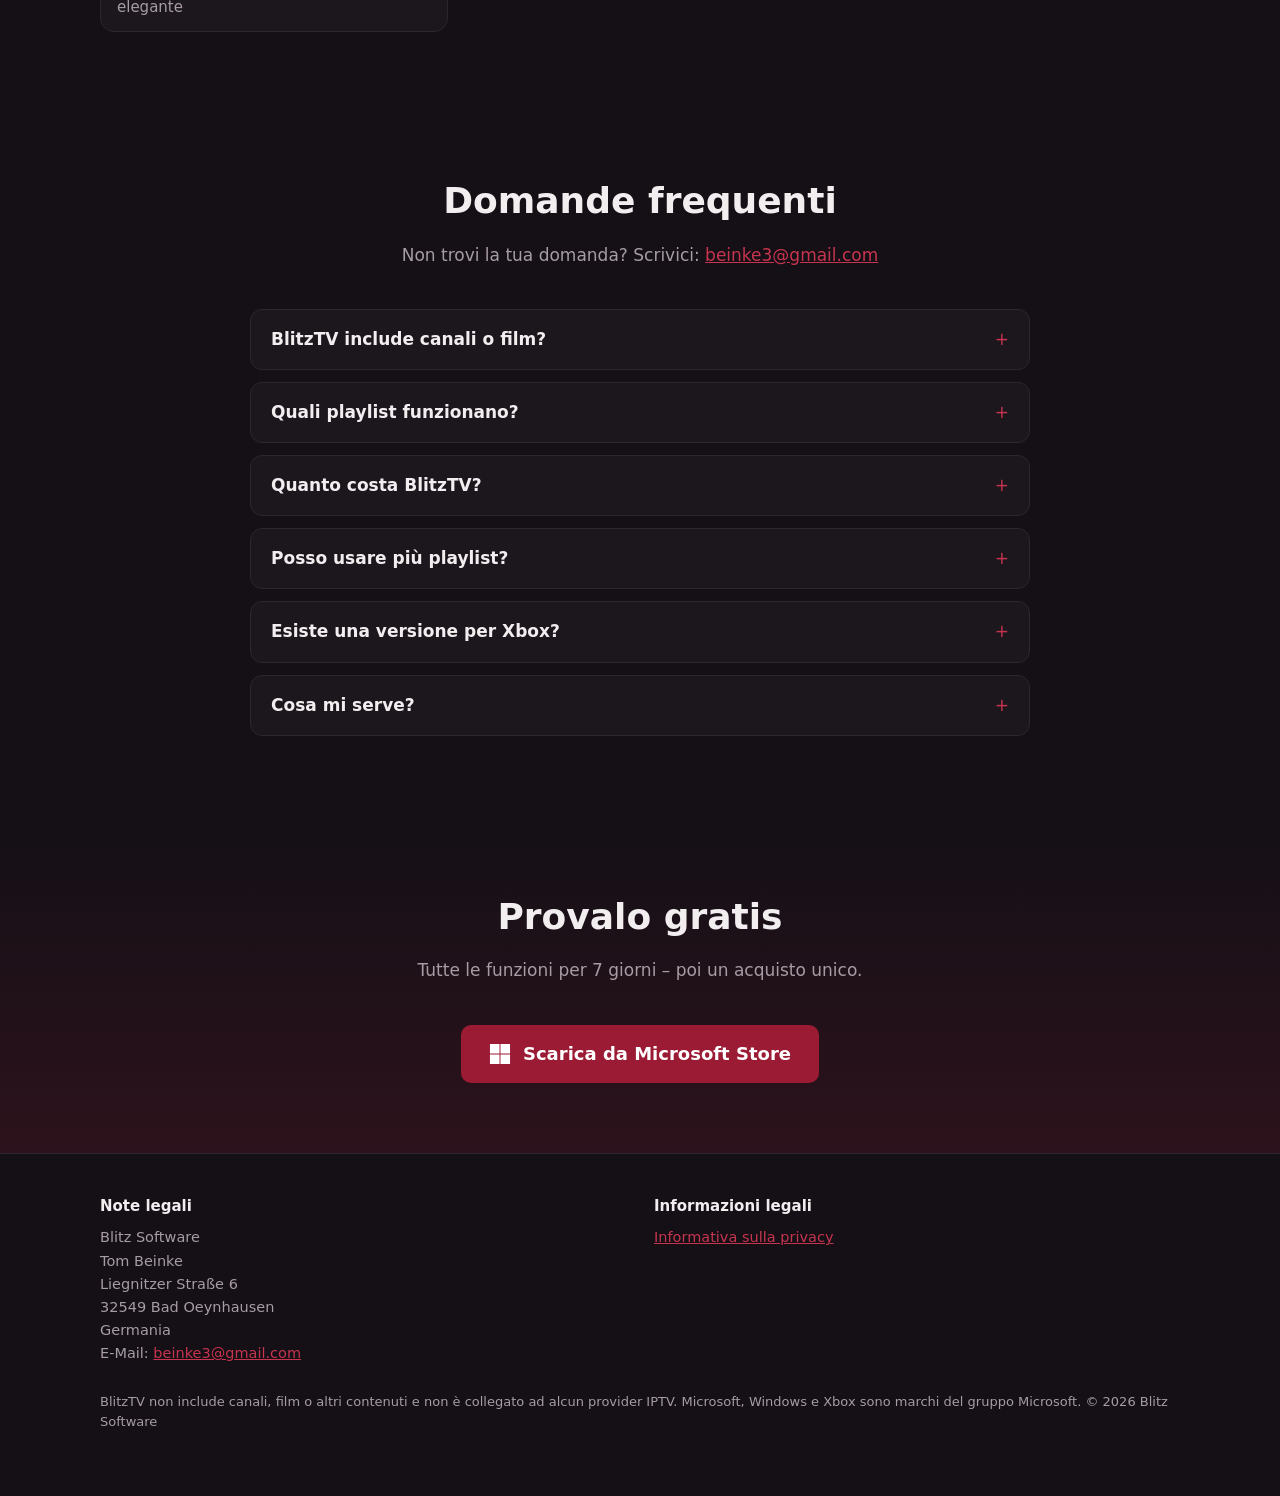
<file: it.html>
<!doctype html>
<html lang="it" dir="ltr">
<head>
<meta charset="utf-8">
<meta name="viewport" content="width=device-width, initial-scale=1">
<title>BlitzTV – Lettore IPTV per Windows 10 e 11 | Xtream Codes e M3U</title>
<meta name="description" content="BlitzTV &#232; un lettore IPTV veloce per Windows: TV in diretta con guida, film e serie con ripresa, catch-up e secondo schermo. Per Xtream Codes e M3U. Prova gratuita di 7 giorni, poi acquisto unico.">
<meta name="keywords" content="lettore IPTV Windows, IPTV PC, lettore Xtream Codes, lettore M3U Windows 11, TiviMate per PC, app IPTV Windows">
<link rel="canonical" href="https://beinke3-lgtm.github.io/blitztv/it.html">
<link rel="alternate" hreflang="de" href="https://beinke3-lgtm.github.io/blitztv/">
<link rel="alternate" hreflang="en" href="https://beinke3-lgtm.github.io/blitztv/en.html">
<link rel="alternate" hreflang="fr" href="https://beinke3-lgtm.github.io/blitztv/fr.html">
<link rel="alternate" hreflang="es" href="https://beinke3-lgtm.github.io/blitztv/es.html">
<link rel="alternate" hreflang="it" href="https://beinke3-lgtm.github.io/blitztv/it.html">
<link rel="alternate" hreflang="pt" href="https://beinke3-lgtm.github.io/blitztv/pt.html">
<link rel="alternate" hreflang="nl" href="https://beinke3-lgtm.github.io/blitztv/nl.html">
<link rel="alternate" hreflang="pl" href="https://beinke3-lgtm.github.io/blitztv/pl.html">
<link rel="alternate" hreflang="tr" href="https://beinke3-lgtm.github.io/blitztv/tr.html">
<link rel="alternate" hreflang="ru" href="https://beinke3-lgtm.github.io/blitztv/ru.html">
<link rel="alternate" hreflang="zh" href="https://beinke3-lgtm.github.io/blitztv/zh.html">
<link rel="alternate" hreflang="ja" href="https://beinke3-lgtm.github.io/blitztv/ja.html">
<link rel="alternate" hreflang="ar" href="https://beinke3-lgtm.github.io/blitztv/ar.html">
<link rel="alternate" hreflang="ko" href="https://beinke3-lgtm.github.io/blitztv/ko.html">
<link rel="alternate" hreflang="x-default" href="https://beinke3-lgtm.github.io/blitztv/en.html">
<link rel="icon" type="image/png" href="img/favicon.png">
<link rel="apple-touch-icon" href="img/apple-touch-icon.png">
<meta name="theme-color" content="#141016">
<meta property="og:type" content="website">
<meta property="og:title" content="BlitzTV – il lettore IPTV veloce per Windows">
<meta property="og:description" content="TV in diretta, film e serie dalla tua playlist – veloce, chiaro, senza abbonamento.">
<meta property="og:image" content="https://beinke3-lgtm.github.io/blitztv/img/og.jpg">
<meta property="og:url" content="https://beinke3-lgtm.github.io/blitztv/it.html">
<link rel="stylesheet" href="style.css">
<script type="application/ld+json">
{"@context":"https://schema.org","@type":"SoftwareApplication","name":"BlitzTV","applicationCategory":"MultimediaApplication",
 "operatingSystem":"Windows 10, Windows 11","inLanguage":"it","description":"TV in diretta, film e serie dalla tua playlist – veloce, chiaro, senza abbonamento.",
 "offers":{"@type":"Offer","price":"9.99","priceCurrency":"EUR"},
 "author":{"@type":"Organization","name":"Blitz Software"},
 "downloadUrl":"https://apps.microsoft.com/detail/9N7PVLDVX9PN?cid=website-it","image":"https://beinke3-lgtm.github.io/blitztv/img/en-1-live.jpg"}
</script>
</head>
<body>

<header>
  <div class="wrap">
    <a class="brand" href="#"><img src="img/logo.png" alt="">BlitzTV</a>
    <nav>
      <a href="#features">Funzioni</a>
      <a href="#screens">Immagini</a>
      <a href="#faq">Domande</a>
      <select class="lang" aria-label="Language" onchange="location.href=this.value"><option value="index.html">Deutsch</option><option value="en.html">English</option><option value="fr.html">Fran&#231;ais</option><option value="es.html">Espa&#241;ol</option><option value="it.html" selected>Italiano</option><option value="pt.html">Portugu&#234;s</option><option value="nl.html">Nederlands</option><option value="pl.html">Polski</option><option value="tr.html">T&#252;rk&#231;e</option><option value="ru.html">Русский</option><option value="zh.html">中文</option><option value="ja.html">日本語</option><option value="ar.html">العربية</option><option value="ko.html">한국어</option></select>
    </nav>
  </div>
</header>

<div class="hero">
  <div class="wrap">
    <h1>Il lettore <span>IPTV veloce</span><br>per Windows</h1>
    <p class="lead">TV in diretta con guida, film e serie con ripresa – dalla tua playlist. Inserisci l&#39;accesso Xtream Codes o il link M3U ed &#232; fatta. Senza indirizzo MAC, senza caricare nulla su siti esterni, senza abbonamento.</p>
    <a class="cta" href="https://apps.microsoft.com/detail/9N7PVLDVX9PN?cid=website-it">
      <svg viewBox="0 0 23 23" aria-hidden="true"><path fill="#fff" d="M1 1h10v10H1zM12 1h10v10H12zM1 12h10v10H1zM12 12h10v10H12z"/></svg>
      Scarica da Microsoft Store
    </a>
    <div class="price">Prova gratuita di 7 giorni &#183; poi acquisto unico &#183; nessun abbonamento</div>
    <img class="shot" src="img/en-1-live.jpg" width="1600" height="870" alt="BlitzTV: TV in diretta con elenco canali, programma in onda e guida">
  </div>
</div>

<section id="features">
  <div class="wrap">
    <h2>Tutto ci&#242; che serve a un buon lettore IPTV</h2>
    <p class="sub">Leggero, veloce e chiaro – anche con decine di migliaia di canali e film.</p>
    <div class="grid">
      <div class="card"><div class="icon">📺</div><h3>TV in diretta con guida</h3><p>Il programma in onda con barra di avanzamento direttamente nell&#39;elenco, pi&#249; quello che segue.</p></div>
      <div class="card"><div class="icon">🎬</div><h3>Film e serie</h3><p>Pagina dei dettagli con copertina, trama e voto. Stagioni ed episodi chiari, riprendi da dove avevi lasciato.</p></div>
      <div class="card"><div class="icon">⏪</div><h3>Catch-up</h3><p>Rivedi i programmi persi negli ultimi giorni – se il tuo provider lo supporta.</p></div>
      <div class="card"><div class="icon">🖥️</div><h3>Secondo schermo</h3><p>Video a schermo intero sul secondo monitor, elenchi sul primo. La condivisione su Discord mostra solo l&#39;immagine, senza bande nere.</p></div>
      <div class="card"><div class="icon">⚡</div><h3>Fluido fino al 4K</h3><p>Riproduzione con accelerazione hardware, zapping rapido e riconnessione automatica in caso di interruzioni.</p></div>
      <div class="card"><div class="icon">🔊</div><h3>Audio e sottotitoli</h3><p>Scegli traccia audio e sottotitoli – BlitzTV ricorda la tua lingua per il film successivo.</p></div>
      <div class="card"><div class="icon">🌍</div><h3>14 lingue</h3><p>Italiano, inglese, tedesco, francese, spagnolo, portoghese, turco, polacco, russo, arabo e altre.</p></div>
      <div class="card"><div class="icon">🔒</div><h3>Niente pubblicit&#224; n&#233; tracciamento</h3><p>I tuoi dati di accesso restano cifrati sul tuo PC. BlitzTV non raccoglie dati.</p></div>
    </div>
  </div>
</section>

<section class="band">
  <div class="wrap">
    <h2>Pronto in un minuto</h2>
    <p class="sub">Niente indirizzi MAC da copiare, nessun sito per caricare la playlist.</p>
    <div class="steps">
      <div class="step"><h3>Installa</h3><p>Scarica BlitzTV da Microsoft Store – 7 giorni gratis, senza registrazione.</p></div>
      <div class="step"><h3>Aggiungi la playlist</h3><p>Server, nome utente e password del tuo provider – oppure incolla semplicemente il link M3U.</p></div>
      <div class="step"><h3>Guarda</h3><p>In pochi secondi vedi tutti i canali, i film e le serie. Basta un clic.</p></div>
    </div>
  </div>
</section>

<section id="screens">
  <div class="wrap">
    <h2>Ecco BlitzTV</h2>
    <p class="sub">Scuro, sobrio e concentrato sull&#39;essenziale.</p>
    <div class="gallery">
      <figure><img src="img/en-2-series.jpg" loading="lazy" alt="Serie chiare: stagioni, episodi, ripresa"><figcaption>Serie chiare: stagioni, episodi, ripresa</figcaption></figure>
      <figure><img src="img/en-3-movie.jpg" loading="lazy" alt="Pagina dei dettagli con trama e valutazione"><figcaption>Pagina dei dettagli con trama e valutazione</figcaption></figure>
      <figure><img src="img/en-4-archive.jpg" loading="lazy" alt="Catch-up: rivedi i programmi persi"><figcaption>Catch-up: rivedi i programmi persi</figcaption></figure>
      <figure><img src="img/en-5-fullscreen.jpg" loading="lazy" alt="Schermo intero con una barra di controllo elegante"><figcaption>Schermo intero con una barra di controllo elegante</figcaption></figure>
    </div>
  </div>
</section>

<section id="faq">
  <div class="wrap faq">
    <h2>Domande frequenti</h2>
    <p class="sub">Non trovi la tua domanda? Scrivici: <a href="mailto:beinke3@gmail.com">beinke3@gmail.com</a></p>
    <details><summary>BlitzTV include canali o film?</summary><p>No. BlitzTV &#232; solo un lettore e non contiene contenuti. Ti serve una playlist di un provider IPTV. Usa solo playlist che hai il diritto di usare.</p></details>
    <details><summary>Quali playlist funzionano?</summary><p>Accessi Xtream Codes (server, nome utente, password) e playlist M3U come link o file. Un link M3U Xtream viene configurato automaticamente come accesso Xtream – con guida, serie e catch-up.</p></details>
    <details><summary>Quanto costa BlitzTV?</summary><p>Puoi provare BlitzTV gratis per 7 giorni con tutte le funzioni. Poi &#232; un acquisto unico – nessun abbonamento, tutti gli aggiornamenti futuri inclusi.</p></details>
    <details><summary>Posso usare pi&#249; playlist?</summary><p>S&#236;. Aggiungi tutte le playlist che vuoi e passa dall&#39;una all&#39;altra in qualsiasi momento. Preferiti e avanzamento vengono salvati per playlist.</p></details>
    <details><summary>Esiste una versione per Xbox?</summary><p>Una versione per Xbox &#232; in lavorazione. L&#39;idea: acquisti una volta e lo usi su PC e Xbox.</p></details>
    <details><summary>Cosa mi serve?</summary><p>Un PC con Windows 10 o Windows 11 (64 bit) e una connessione Internet. Per il 4K &#232; consigliata una connessione veloce.</p></details>
  </div>
</section>

<section class="band">
  <div class="wrap">
    <h2>Provalo gratis</h2>
    <p class="sub">Tutte le funzioni per 7 giorni – poi un acquisto unico.</p>
    <a class="cta" href="https://apps.microsoft.com/detail/9N7PVLDVX9PN?cid=website-it">
      <svg viewBox="0 0 23 23" aria-hidden="true"><path fill="#fff" d="M1 1h10v10H1zM12 1h10v10H12zM1 12h10v10H1zM12 12h10v10H12z"/></svg>
      Scarica da Microsoft Store
    </a>
  </div>
</section>

<footer>
  <div class="wrap">
    <div class="cols">
      <div>
        <h4>Note legali</h4>
        <address>Blitz Software<br>Tom Beinke<br>Liegnitzer Straße 6<br>32549 Bad Oeynhausen<br>Germania<br>
          E-Mail: <a href="mailto:beinke3@gmail.com">beinke3@gmail.com</a></address>
      </div>
      <div>
        <h4>Informazioni legali</h4>
        <a href="privacy.html">Informativa sulla privacy</a>
      </div>
    </div>
    <p class="note">BlitzTV non include canali, film o altri contenuti e non &#232; collegato ad alcun provider IPTV. Microsoft, Windows e Xbox sono marchi del gruppo Microsoft. © 2026 Blitz Software</p>
  </div>
</footer>

</body>
</html>
</file>
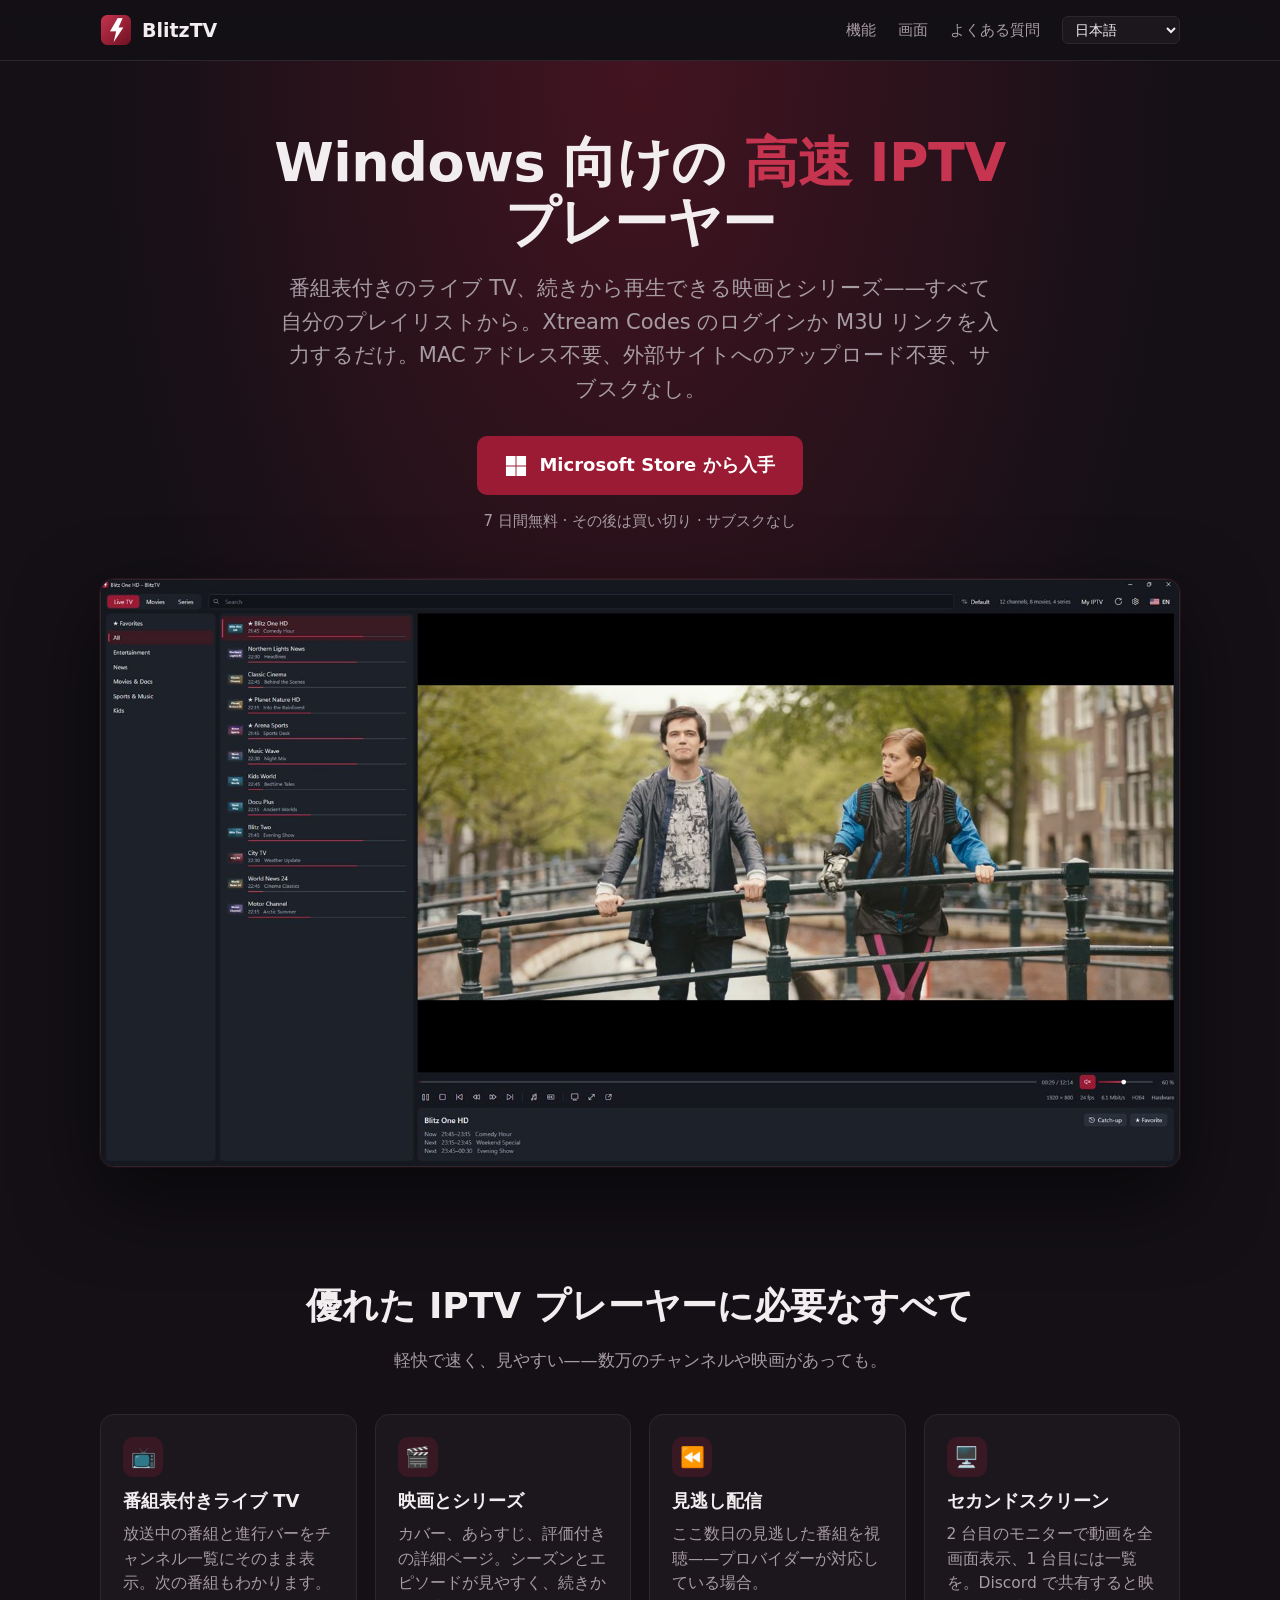
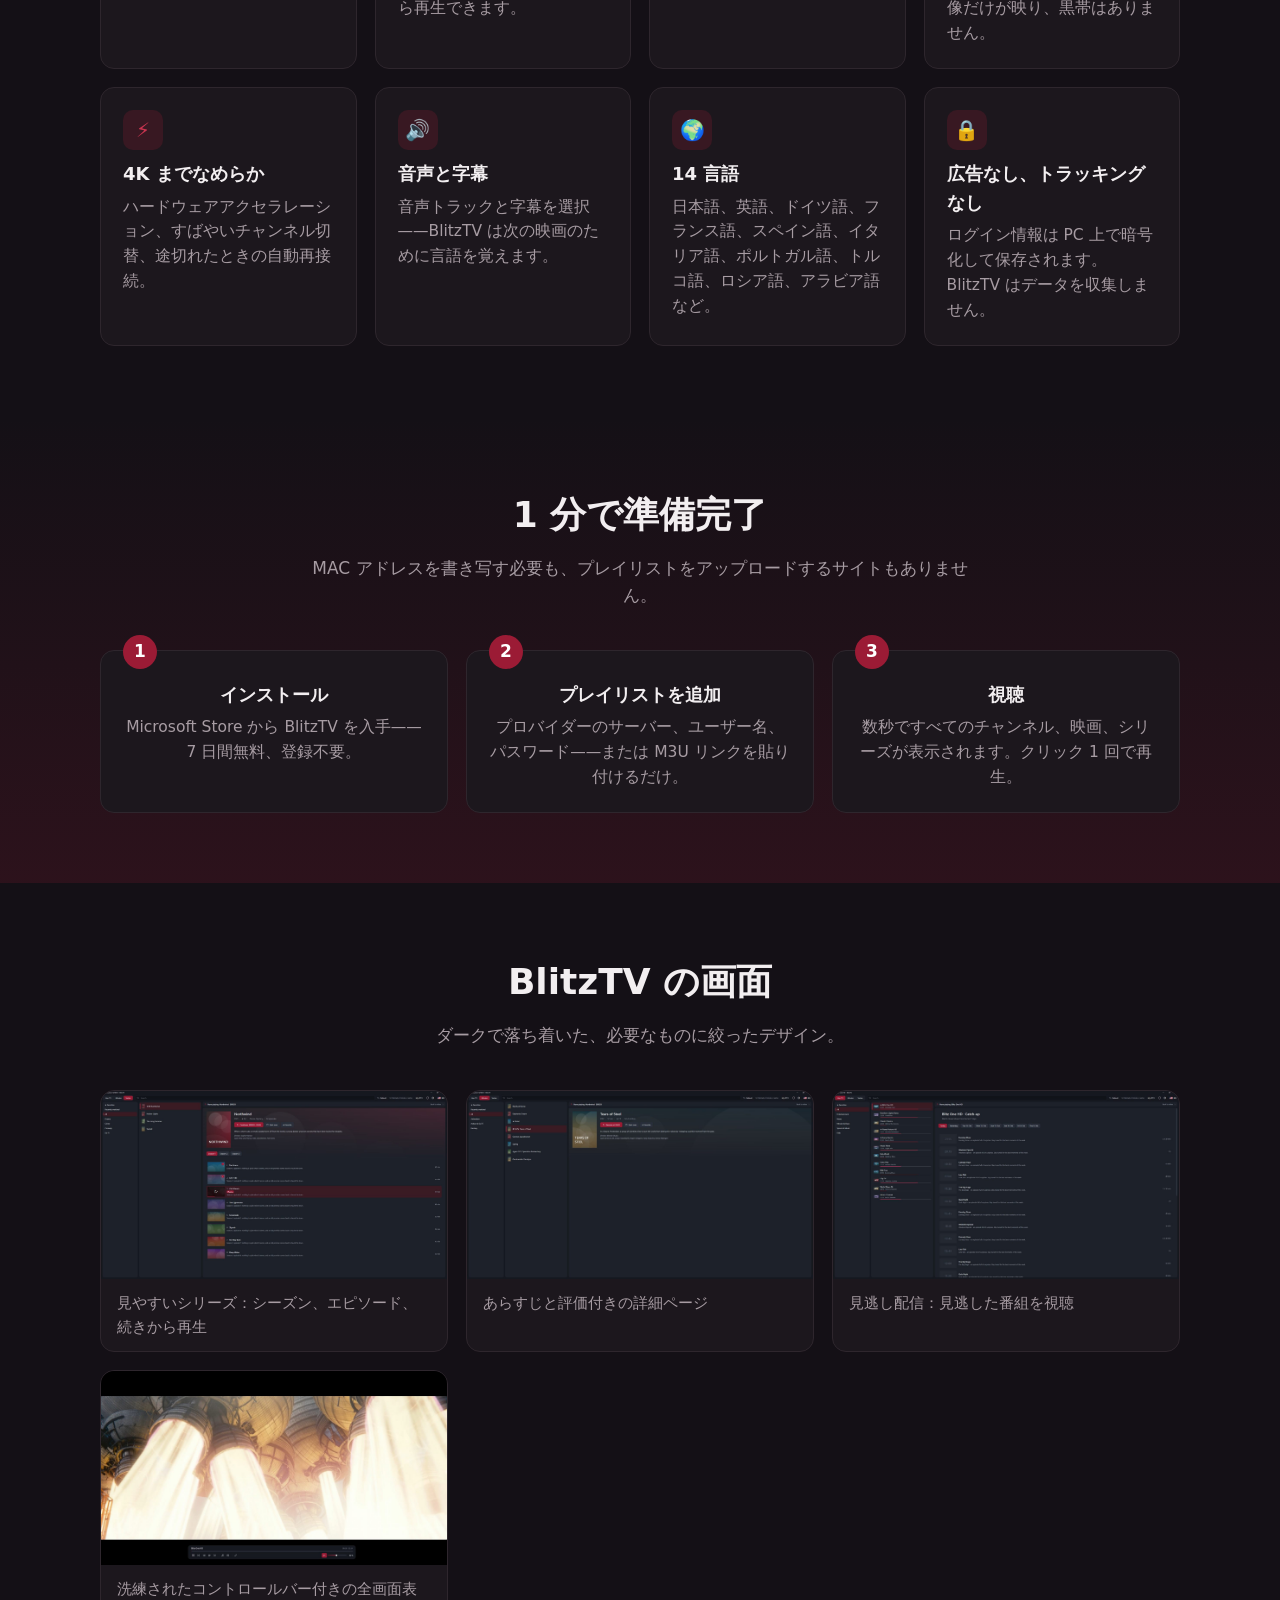
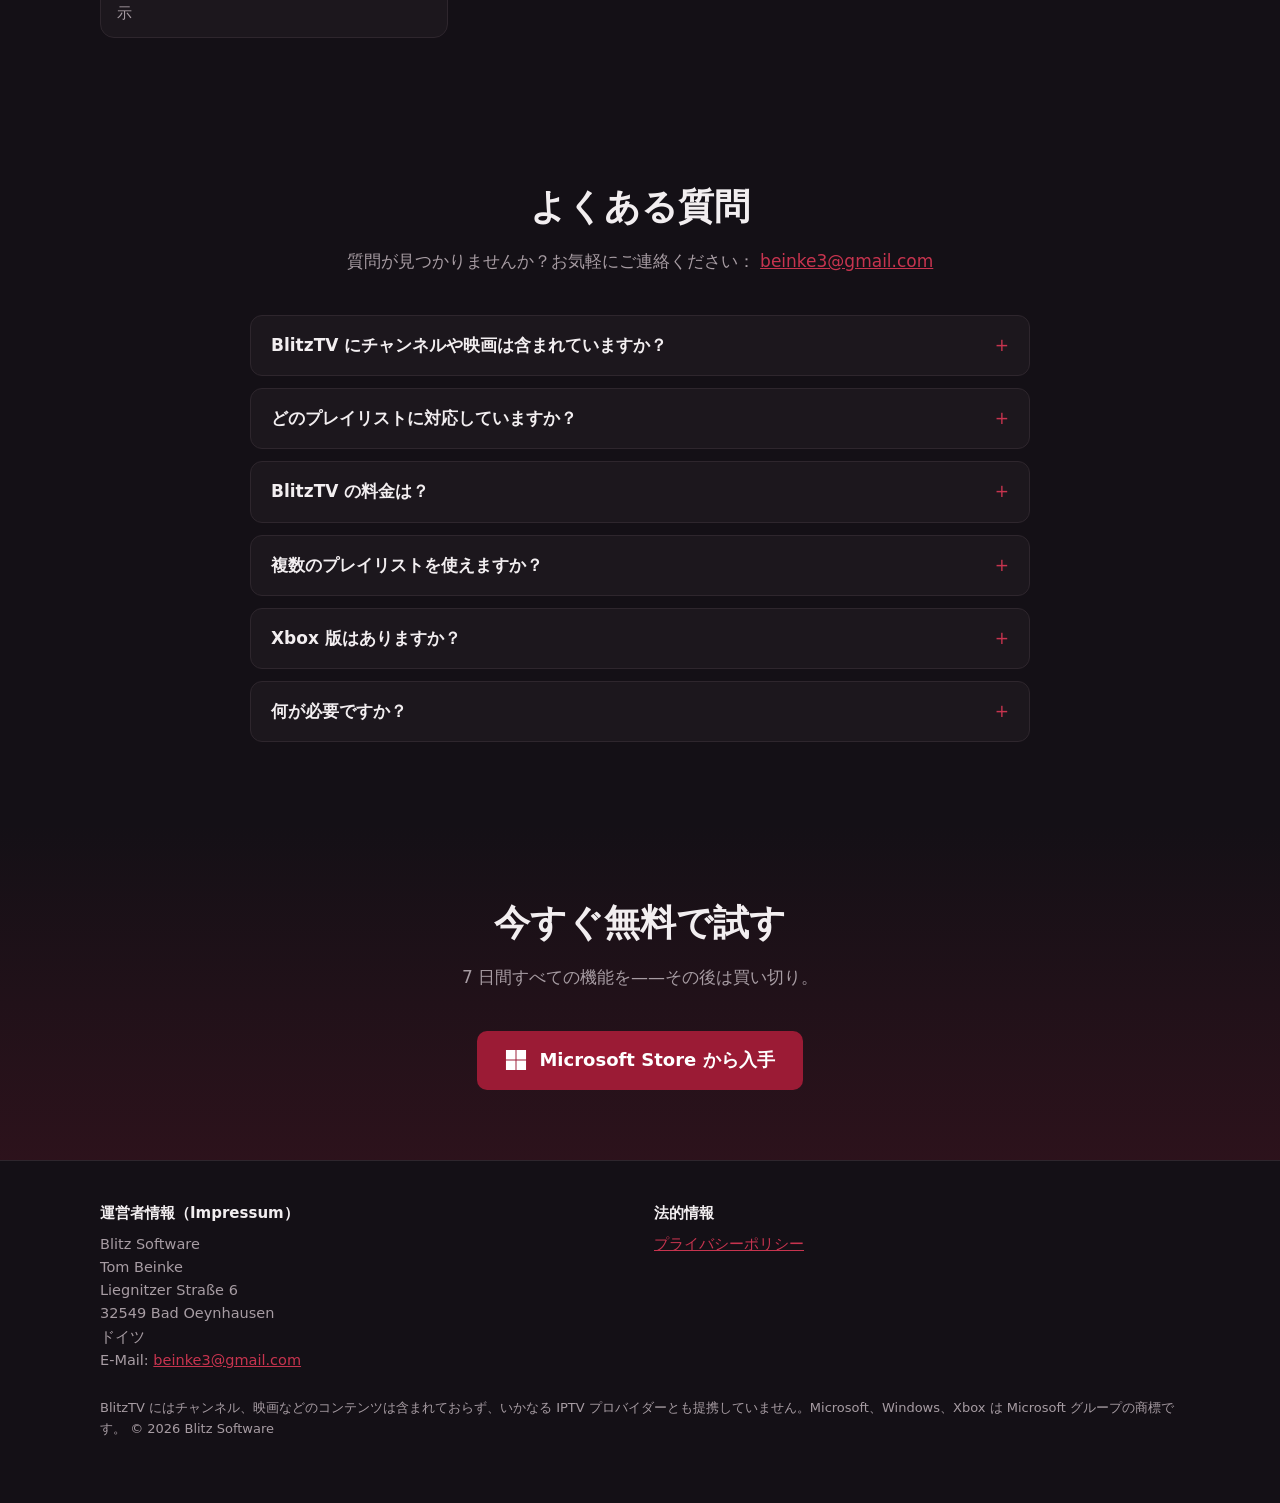
<file: ja.html>
<!doctype html>
<html lang="ja" dir="ltr">
<head>
<meta charset="utf-8">
<meta name="viewport" content="width=device-width, initial-scale=1">
<title>BlitzTV – Windows 10/11 用 IPTV プレーヤー | Xtream Codes・M3U 対応</title>
<meta name="description" content="BlitzTV は Windows 向けの高速 IPTV プレーヤーです。番組表付きライブ TV、続きから再生できる映画・シリーズ、見逃し配信、セカンドスクリーン。Xtream Codes と M3U に対応。7 日間無料、その後は買い切り。">
<meta name="keywords" content="IPTV プレーヤー Windows, IPTV PC, Xtream Codes プレーヤー, M3U プレーヤー Windows 11, IPTV アプリ">
<link rel="canonical" href="https://beinke3-lgtm.github.io/blitztv/ja.html">
<link rel="alternate" hreflang="de" href="https://beinke3-lgtm.github.io/blitztv/">
<link rel="alternate" hreflang="en" href="https://beinke3-lgtm.github.io/blitztv/en.html">
<link rel="alternate" hreflang="fr" href="https://beinke3-lgtm.github.io/blitztv/fr.html">
<link rel="alternate" hreflang="es" href="https://beinke3-lgtm.github.io/blitztv/es.html">
<link rel="alternate" hreflang="it" href="https://beinke3-lgtm.github.io/blitztv/it.html">
<link rel="alternate" hreflang="pt" href="https://beinke3-lgtm.github.io/blitztv/pt.html">
<link rel="alternate" hreflang="nl" href="https://beinke3-lgtm.github.io/blitztv/nl.html">
<link rel="alternate" hreflang="pl" href="https://beinke3-lgtm.github.io/blitztv/pl.html">
<link rel="alternate" hreflang="tr" href="https://beinke3-lgtm.github.io/blitztv/tr.html">
<link rel="alternate" hreflang="ru" href="https://beinke3-lgtm.github.io/blitztv/ru.html">
<link rel="alternate" hreflang="zh" href="https://beinke3-lgtm.github.io/blitztv/zh.html">
<link rel="alternate" hreflang="ja" href="https://beinke3-lgtm.github.io/blitztv/ja.html">
<link rel="alternate" hreflang="ar" href="https://beinke3-lgtm.github.io/blitztv/ar.html">
<link rel="alternate" hreflang="ko" href="https://beinke3-lgtm.github.io/blitztv/ko.html">
<link rel="alternate" hreflang="x-default" href="https://beinke3-lgtm.github.io/blitztv/en.html">
<link rel="icon" type="image/png" href="img/favicon.png">
<link rel="apple-touch-icon" href="img/apple-touch-icon.png">
<meta name="theme-color" content="#141016">
<meta property="og:type" content="website">
<meta property="og:title" content="BlitzTV – Windows 向けの高速 IPTV プレーヤー">
<meta property="og:description" content="自分のプレイリストからライブ TV・映画・シリーズを。速く、見やすく、サブスクなし。">
<meta property="og:image" content="https://beinke3-lgtm.github.io/blitztv/img/og.jpg">
<meta property="og:url" content="https://beinke3-lgtm.github.io/blitztv/ja.html">
<link rel="stylesheet" href="style.css">
<script type="application/ld+json">
{"@context":"https://schema.org","@type":"SoftwareApplication","name":"BlitzTV","applicationCategory":"MultimediaApplication",
 "operatingSystem":"Windows 10, Windows 11","inLanguage":"ja","description":"自分のプレイリストからライブ TV・映画・シリーズを。速く、見やすく、サブスクなし。",
 "offers":{"@type":"Offer","price":"9.99","priceCurrency":"EUR"},
 "author":{"@type":"Organization","name":"Blitz Software"},
 "downloadUrl":"https://apps.microsoft.com/detail/9N7PVLDVX9PN?cid=website-ja","image":"https://beinke3-lgtm.github.io/blitztv/img/en-1-live.jpg"}
</script>
</head>
<body>

<header>
  <div class="wrap">
    <a class="brand" href="#"><img src="img/logo.png" alt="">BlitzTV</a>
    <nav>
      <a href="#features">機能</a>
      <a href="#screens">画面</a>
      <a href="#faq">よくある質問</a>
      <select class="lang" aria-label="Language" onchange="location.href=this.value"><option value="index.html">Deutsch</option><option value="en.html">English</option><option value="fr.html">Fran&#231;ais</option><option value="es.html">Espa&#241;ol</option><option value="it.html">Italiano</option><option value="pt.html">Portugu&#234;s</option><option value="nl.html">Nederlands</option><option value="pl.html">Polski</option><option value="tr.html">T&#252;rk&#231;e</option><option value="ru.html">Русский</option><option value="zh.html">中文</option><option value="ja.html" selected>日本語</option><option value="ar.html">العربية</option><option value="ko.html">한국어</option></select>
    </nav>
  </div>
</header>

<div class="hero">
  <div class="wrap">
    <h1>Windows 向けの <span>高速 IPTV</span><br>プレーヤー</h1>
    <p class="lead">番組表付きのライブ TV、続きから再生できる映画とシリーズ——すべて自分のプレイリストから。Xtream Codes のログインか M3U リンクを入力するだけ。MAC アドレス不要、外部サイトへのアップロード不要、サブスクなし。</p>
    <a class="cta" href="https://apps.microsoft.com/detail/9N7PVLDVX9PN?cid=website-ja">
      <svg viewBox="0 0 23 23" aria-hidden="true"><path fill="#fff" d="M1 1h10v10H1zM12 1h10v10H12zM1 12h10v10H1zM12 12h10v10H12z"/></svg>
      Microsoft Store から入手
    </a>
    <div class="price">7 日間無料 &#183; その後は買い切り &#183; サブスクなし</div>
    <img class="shot" src="img/en-1-live.jpg" width="1600" height="870" alt="BlitzTV：チャンネル一覧、放送中の番組、番組表付きのライブ TV">
  </div>
</div>

<section id="features">
  <div class="wrap">
    <h2>優れた IPTV プレーヤーに必要なすべて</h2>
    <p class="sub">軽快で速く、見やすい——数万のチャンネルや映画があっても。</p>
    <div class="grid">
      <div class="card"><div class="icon">📺</div><h3>番組表付きライブ TV</h3><p>放送中の番組と進行バーをチャンネル一覧にそのまま表示。次の番組もわかります。</p></div>
      <div class="card"><div class="icon">🎬</div><h3>映画とシリーズ</h3><p>カバー、あらすじ、評価付きの詳細ページ。シーズンとエピソードが見やすく、続きから再生できます。</p></div>
      <div class="card"><div class="icon">⏪</div><h3>見逃し配信</h3><p>ここ数日の見逃した番組を視聴——プロバイダーが対応している場合。</p></div>
      <div class="card"><div class="icon">🖥️</div><h3>セカンドスクリーン</h3><p>2 台目のモニターで動画を全画面表示、1 台目には一覧を。Discord で共有すると映像だけが映り、黒帯はありません。</p></div>
      <div class="card"><div class="icon">⚡</div><h3>4K までなめらか</h3><p>ハードウェアアクセラレーション、すばやいチャンネル切替、途切れたときの自動再接続。</p></div>
      <div class="card"><div class="icon">🔊</div><h3>音声と字幕</h3><p>音声トラックと字幕を選択——BlitzTV は次の映画のために言語を覚えます。</p></div>
      <div class="card"><div class="icon">🌍</div><h3>14 言語</h3><p>日本語、英語、ドイツ語、フランス語、スペイン語、イタリア語、ポルトガル語、トルコ語、ロシア語、アラビア語など。</p></div>
      <div class="card"><div class="icon">🔒</div><h3>広告なし、トラッキングなし</h3><p>ログイン情報は PC 上で暗号化して保存されます。BlitzTV はデータを収集しません。</p></div>
    </div>
  </div>
</section>

<section class="band">
  <div class="wrap">
    <h2>1 分で準備完了</h2>
    <p class="sub">MAC アドレスを書き写す必要も、プレイリストをアップロードするサイトもありません。</p>
    <div class="steps">
      <div class="step"><h3>インストール</h3><p>Microsoft Store から BlitzTV を入手——7 日間無料、登録不要。</p></div>
      <div class="step"><h3>プレイリストを追加</h3><p>プロバイダーのサーバー、ユーザー名、パスワード——または M3U リンクを貼り付けるだけ。</p></div>
      <div class="step"><h3>視聴</h3><p>数秒ですべてのチャンネル、映画、シリーズが表示されます。クリック 1 回で再生。</p></div>
    </div>
  </div>
</section>

<section id="screens">
  <div class="wrap">
    <h2>BlitzTV の画面</h2>
    <p class="sub">ダークで落ち着いた、必要なものに絞ったデザイン。</p>
    <div class="gallery">
      <figure><img src="img/en-2-series.jpg" loading="lazy" alt="見やすいシリーズ：シーズン、エピソード、続きから再生"><figcaption>見やすいシリーズ：シーズン、エピソード、続きから再生</figcaption></figure>
      <figure><img src="img/en-3-movie.jpg" loading="lazy" alt="あらすじと評価付きの詳細ページ"><figcaption>あらすじと評価付きの詳細ページ</figcaption></figure>
      <figure><img src="img/en-4-archive.jpg" loading="lazy" alt="見逃し配信：見逃した番組を視聴"><figcaption>見逃し配信：見逃した番組を視聴</figcaption></figure>
      <figure><img src="img/en-5-fullscreen.jpg" loading="lazy" alt="洗練されたコントロールバー付きの全画面表示"><figcaption>洗練されたコントロールバー付きの全画面表示</figcaption></figure>
    </div>
  </div>
</section>

<section id="faq">
  <div class="wrap faq">
    <h2>よくある質問</h2>
    <p class="sub">質問が見つかりませんか？お気軽にご連絡ください： <a href="mailto:beinke3@gmail.com">beinke3@gmail.com</a></p>
    <details><summary>BlitzTV にチャンネルや映画は含まれていますか？</summary><p>いいえ。BlitzTV はプレーヤーのみで、コンテンツは含まれていません。IPTV プロバイダーのプレイリストが必要です。利用する権利のあるプレイリストのみを使用してください。</p></details>
    <details><summary>どのプレイリストに対応していますか？</summary><p>Xtream Codes アカウント（サーバー、ユーザー名、パスワード）と、リンクまたはファイル形式の M3U プレイリスト。Xtream の M3U リンクは自動的に Xtream アカウントとして設定されます（番組表、シリーズ、見逃し配信付き）。</p></details>
    <details><summary>BlitzTV の料金は？</summary><p>BlitzTV はすべての機能を 7 日間無料でお試しいただけます。その後は買い切り——サブスクなし、今後のアップデートもすべて含まれます。</p></details>
    <details><summary>複数のプレイリストを使えますか？</summary><p>はい。プレイリストはいくつでも追加でき、いつでも切り替えられます。お気に入りと視聴状況はプレイリストごとに保存されます。</p></details>
    <details><summary>Xbox 版はありますか？</summary><p>Xbox 版を開発中です。一度の購入で PC と Xbox の両方で使えるようにする予定です。</p></details>
    <details><summary>何が必要ですか？</summary><p>Windows 10 または Windows 11（64 ビット）の PC とインターネット接続。4K には高速な回線をおすすめします。</p></details>
  </div>
</section>

<section class="band">
  <div class="wrap">
    <h2>今すぐ無料で試す</h2>
    <p class="sub">7 日間すべての機能を——その後は買い切り。</p>
    <a class="cta" href="https://apps.microsoft.com/detail/9N7PVLDVX9PN?cid=website-ja">
      <svg viewBox="0 0 23 23" aria-hidden="true"><path fill="#fff" d="M1 1h10v10H1zM12 1h10v10H12zM1 12h10v10H1zM12 12h10v10H12z"/></svg>
      Microsoft Store から入手
    </a>
  </div>
</section>

<footer>
  <div class="wrap">
    <div class="cols">
      <div>
        <h4>運営者情報（Impressum）</h4>
        <address>Blitz Software<br>Tom Beinke<br>Liegnitzer Straße 6<br>32549 Bad Oeynhausen<br>ドイツ<br>
          E-Mail: <a href="mailto:beinke3@gmail.com">beinke3@gmail.com</a></address>
      </div>
      <div>
        <h4>法的情報</h4>
        <a href="privacy.html">プライバシーポリシー</a>
      </div>
    </div>
    <p class="note">BlitzTV にはチャンネル、映画などのコンテンツは含まれておらず、いかなる IPTV プロバイダーとも提携していません。Microsoft、Windows、Xbox は Microsoft グループの商標です。 © 2026 Blitz Software</p>
  </div>
</footer>

</body>
</html>
</file>
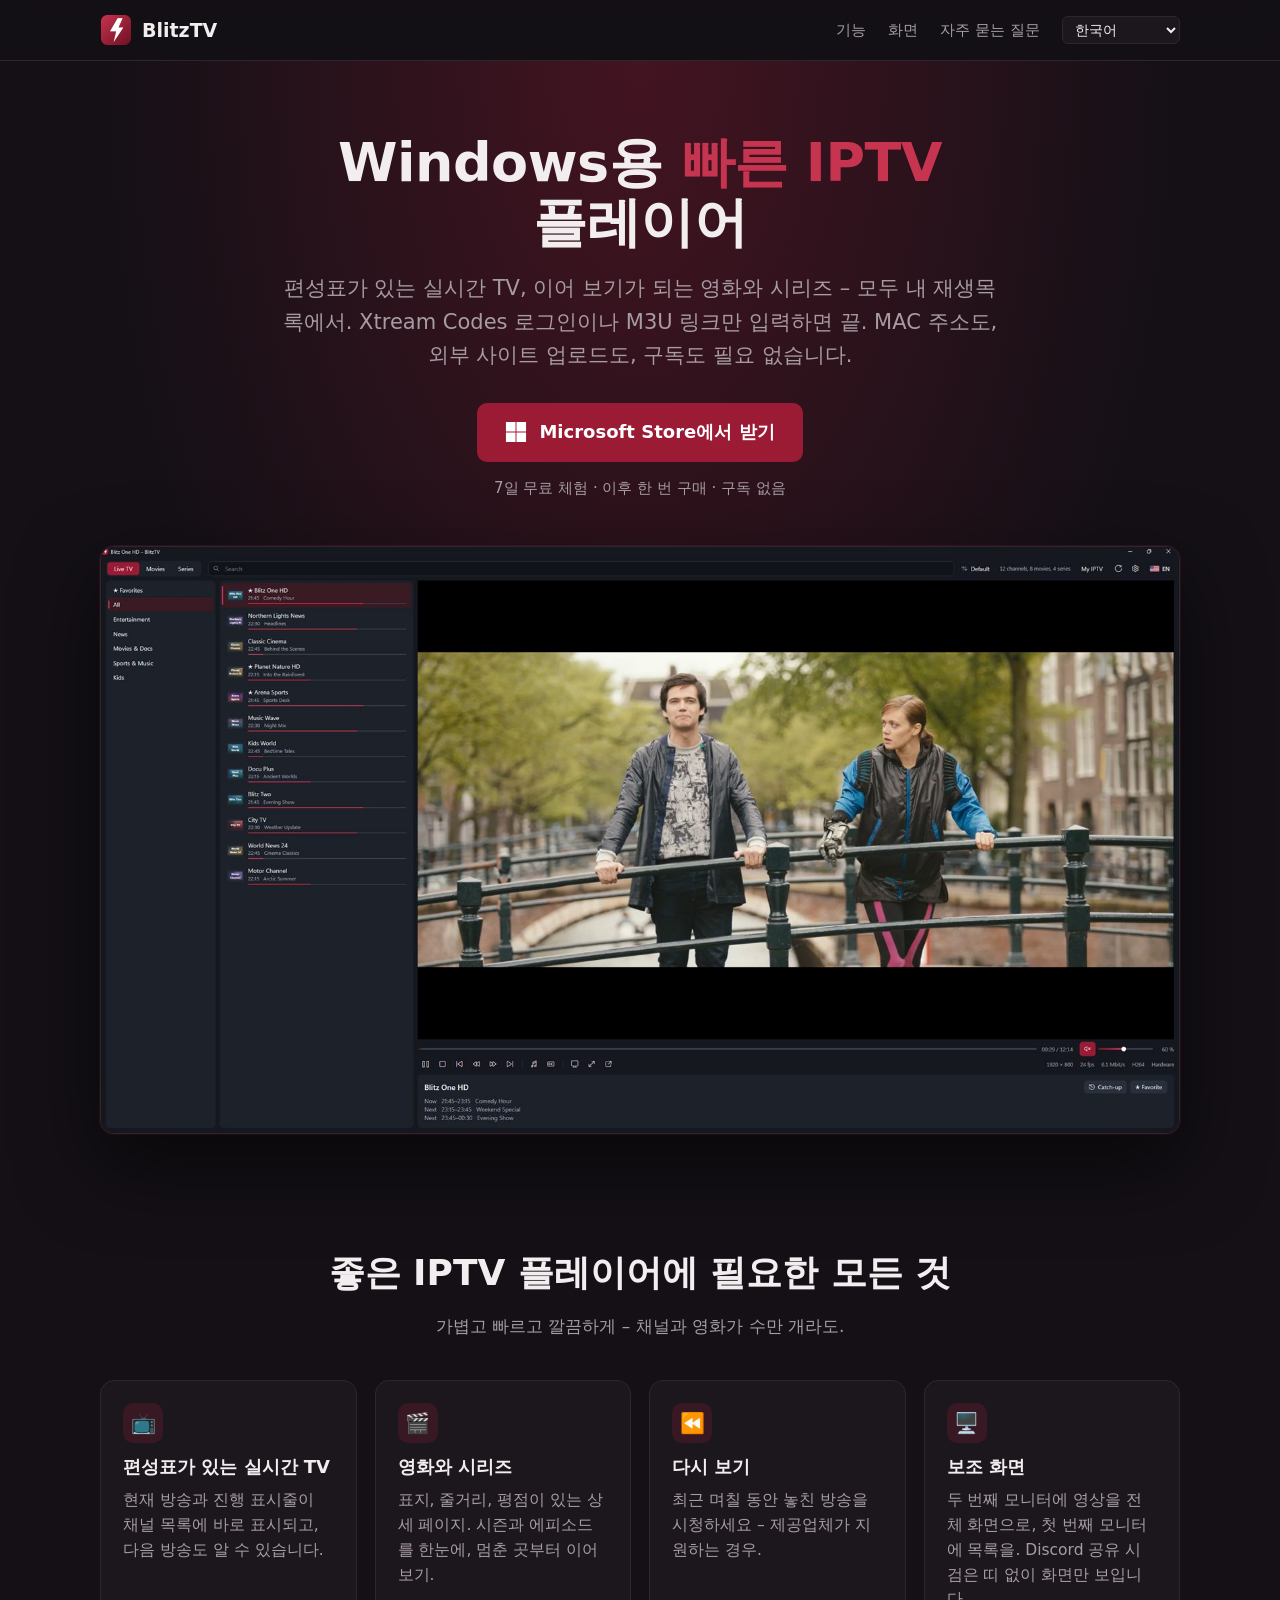
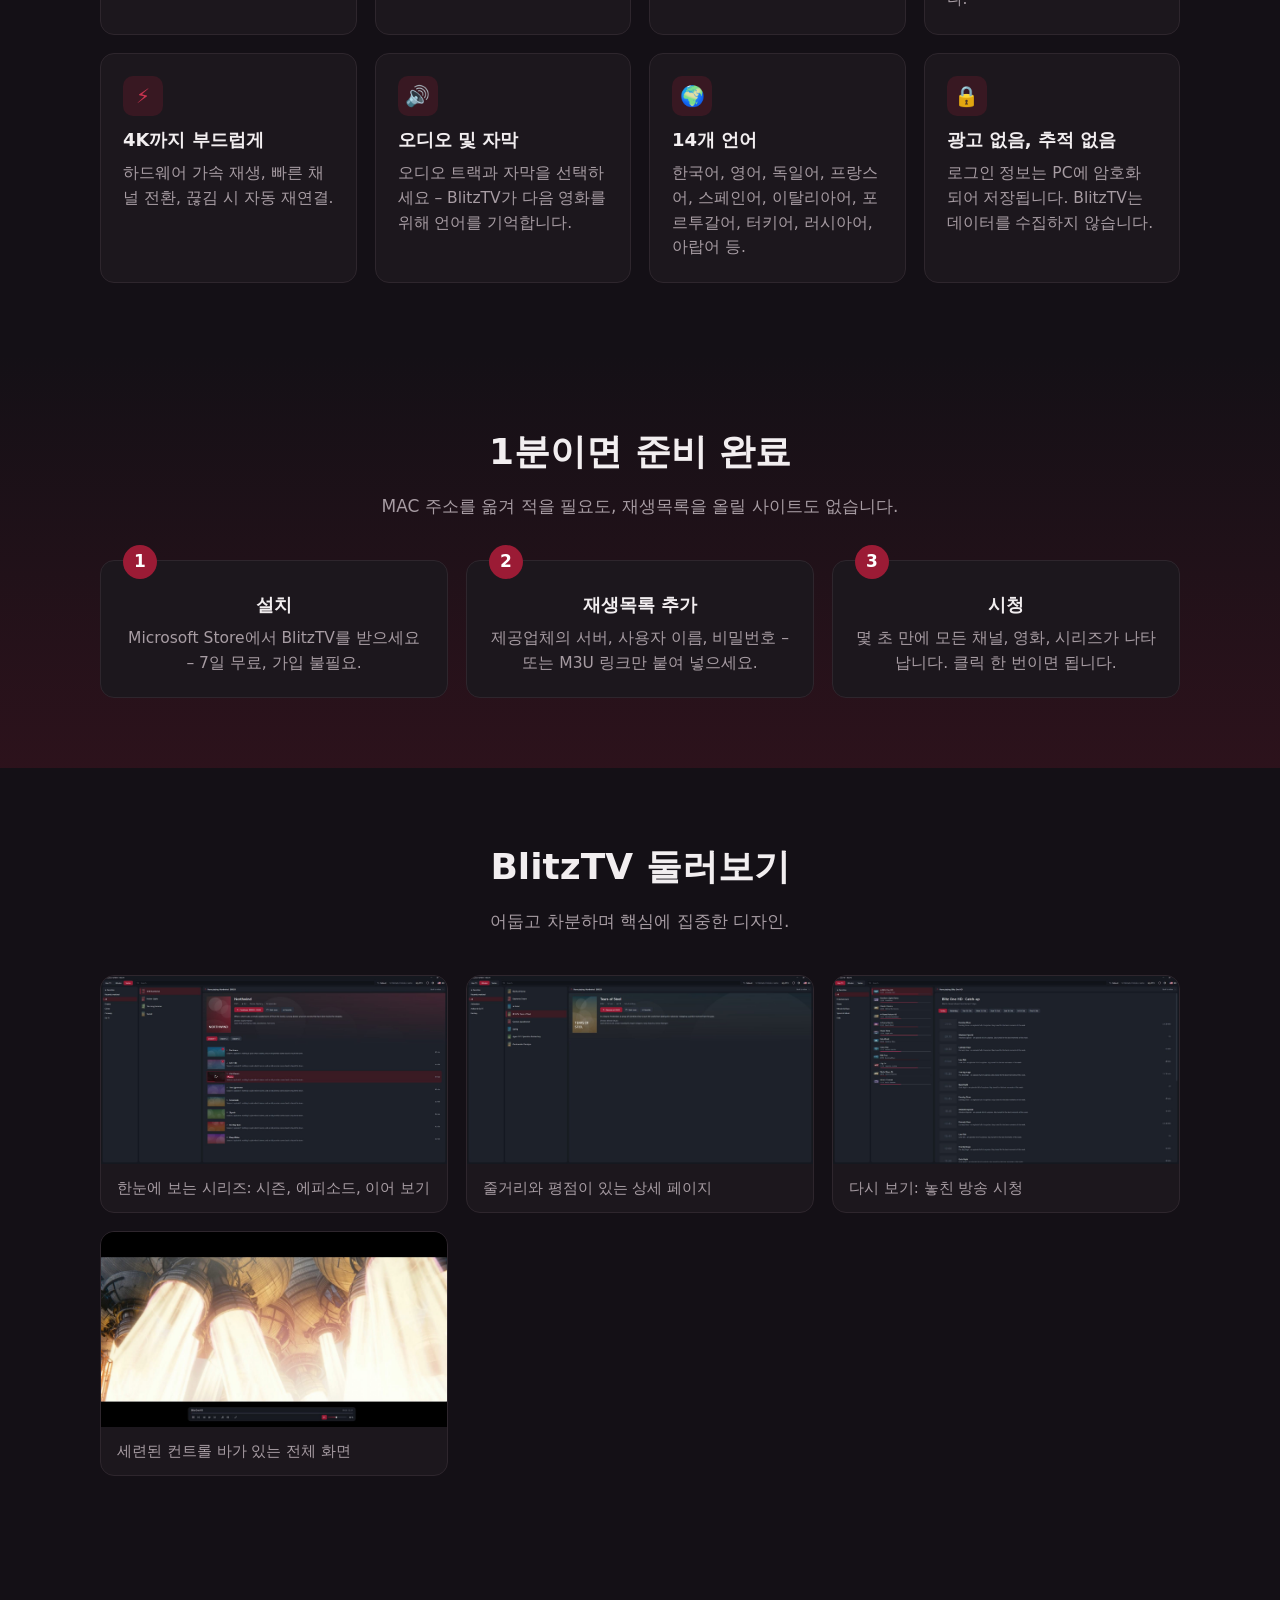
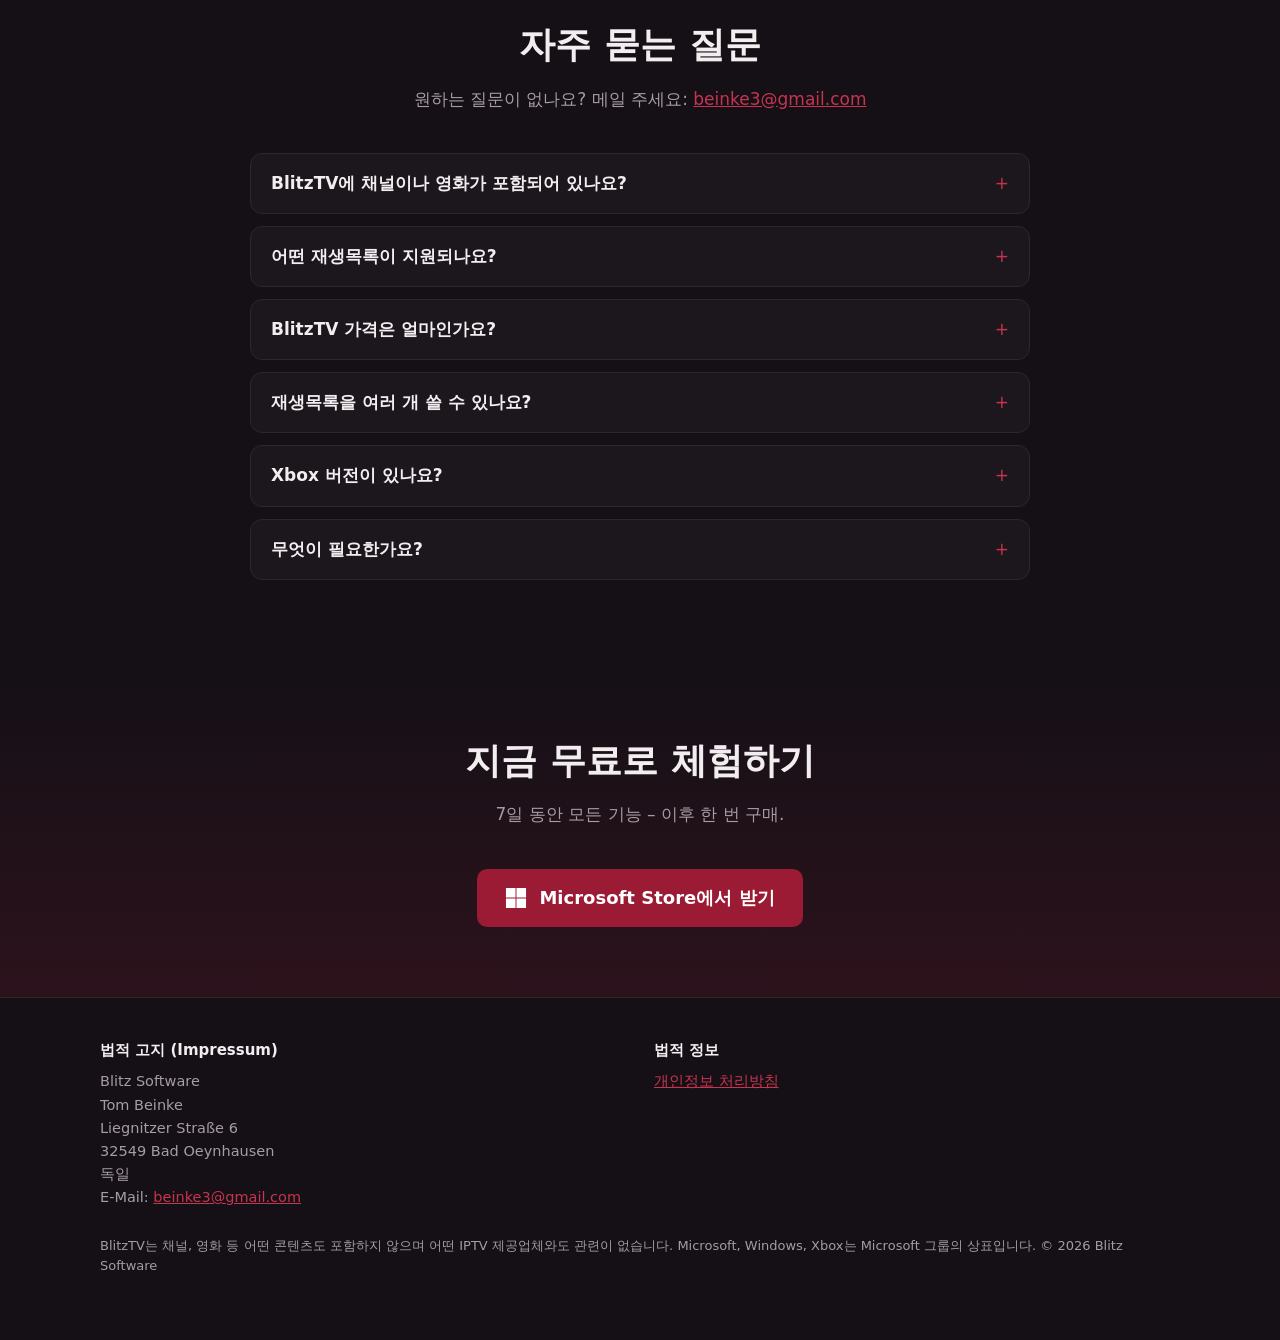
<file: ko.html>
<!doctype html>
<html lang="ko" dir="ltr">
<head>
<meta charset="utf-8">
<meta name="viewport" content="width=device-width, initial-scale=1">
<title>BlitzTV – Windows 10/11용 IPTV 플레이어 | Xtream Codes 및 M3U</title>
<meta name="description" content="BlitzTV는 Windows용 빠른 IPTV 플레이어입니다. 편성표가 있는 실시간 TV, 이어 보기가 되는 영화와 시리즈, 다시 보기, 보조 화면. Xtream Codes와 M3U 지원. 7일 무료 체험 후 한 번 구매.">
<meta name="keywords" content="IPTV 플레이어 Windows, PC IPTV, Xtream Codes 플레이어, M3U 플레이어 Windows 11, IPTV 앱">
<link rel="canonical" href="https://beinke3-lgtm.github.io/blitztv/ko.html">
<link rel="alternate" hreflang="de" href="https://beinke3-lgtm.github.io/blitztv/">
<link rel="alternate" hreflang="en" href="https://beinke3-lgtm.github.io/blitztv/en.html">
<link rel="alternate" hreflang="fr" href="https://beinke3-lgtm.github.io/blitztv/fr.html">
<link rel="alternate" hreflang="es" href="https://beinke3-lgtm.github.io/blitztv/es.html">
<link rel="alternate" hreflang="it" href="https://beinke3-lgtm.github.io/blitztv/it.html">
<link rel="alternate" hreflang="pt" href="https://beinke3-lgtm.github.io/blitztv/pt.html">
<link rel="alternate" hreflang="nl" href="https://beinke3-lgtm.github.io/blitztv/nl.html">
<link rel="alternate" hreflang="pl" href="https://beinke3-lgtm.github.io/blitztv/pl.html">
<link rel="alternate" hreflang="tr" href="https://beinke3-lgtm.github.io/blitztv/tr.html">
<link rel="alternate" hreflang="ru" href="https://beinke3-lgtm.github.io/blitztv/ru.html">
<link rel="alternate" hreflang="zh" href="https://beinke3-lgtm.github.io/blitztv/zh.html">
<link rel="alternate" hreflang="ja" href="https://beinke3-lgtm.github.io/blitztv/ja.html">
<link rel="alternate" hreflang="ar" href="https://beinke3-lgtm.github.io/blitztv/ar.html">
<link rel="alternate" hreflang="ko" href="https://beinke3-lgtm.github.io/blitztv/ko.html">
<link rel="alternate" hreflang="x-default" href="https://beinke3-lgtm.github.io/blitztv/en.html">
<link rel="icon" type="image/png" href="img/favicon.png">
<link rel="apple-touch-icon" href="img/apple-touch-icon.png">
<meta name="theme-color" content="#141016">
<meta property="og:type" content="website">
<meta property="og:title" content="BlitzTV – Windows용 빠른 IPTV 플레이어">
<meta property="og:description" content="내 재생목록의 실시간 TV, 영화, 시리즈 – 빠르고 깔끔하게, 구독 없이.">
<meta property="og:image" content="https://beinke3-lgtm.github.io/blitztv/img/og.jpg">
<meta property="og:url" content="https://beinke3-lgtm.github.io/blitztv/ko.html">
<link rel="stylesheet" href="style.css">
<script type="application/ld+json">
{"@context":"https://schema.org","@type":"SoftwareApplication","name":"BlitzTV","applicationCategory":"MultimediaApplication",
 "operatingSystem":"Windows 10, Windows 11","inLanguage":"ko","description":"내 재생목록의 실시간 TV, 영화, 시리즈 – 빠르고 깔끔하게, 구독 없이.",
 "offers":{"@type":"Offer","price":"9.99","priceCurrency":"EUR"},
 "author":{"@type":"Organization","name":"Blitz Software"},
 "downloadUrl":"https://apps.microsoft.com/detail/9N7PVLDVX9PN?cid=website-ko","image":"https://beinke3-lgtm.github.io/blitztv/img/en-1-live.jpg"}
</script>
</head>
<body>

<header>
  <div class="wrap">
    <a class="brand" href="#"><img src="img/logo.png" alt="">BlitzTV</a>
    <nav>
      <a href="#features">기능</a>
      <a href="#screens">화면</a>
      <a href="#faq">자주 묻는 질문</a>
      <select class="lang" aria-label="Language" onchange="location.href=this.value"><option value="index.html">Deutsch</option><option value="en.html">English</option><option value="fr.html">Fran&#231;ais</option><option value="es.html">Espa&#241;ol</option><option value="it.html">Italiano</option><option value="pt.html">Portugu&#234;s</option><option value="nl.html">Nederlands</option><option value="pl.html">Polski</option><option value="tr.html">T&#252;rk&#231;e</option><option value="ru.html">Русский</option><option value="zh.html">中文</option><option value="ja.html">日本語</option><option value="ar.html">العربية</option><option value="ko.html" selected>한국어</option></select>
    </nav>
  </div>
</header>

<div class="hero">
  <div class="wrap">
    <h1>Windows용 <span>빠른 IPTV</span><br>플레이어</h1>
    <p class="lead">편성표가 있는 실시간 TV, 이어 보기가 되는 영화와 시리즈 – 모두 내 재생목록에서. Xtream Codes 로그인이나 M3U 링크만 입력하면 끝. MAC 주소도, 외부 사이트 업로드도, 구독도 필요 없습니다.</p>
    <a class="cta" href="https://apps.microsoft.com/detail/9N7PVLDVX9PN?cid=website-ko">
      <svg viewBox="0 0 23 23" aria-hidden="true"><path fill="#fff" d="M1 1h10v10H1zM12 1h10v10H12zM1 12h10v10H1zM12 12h10v10H12z"/></svg>
      Microsoft Store에서 받기
    </a>
    <div class="price">7일 무료 체험 &#183; 이후 한 번 구매 &#183; 구독 없음</div>
    <img class="shot" src="img/en-1-live.jpg" width="1600" height="870" alt="BlitzTV: 채널 목록, 현재 방송, 편성표가 있는 실시간 TV">
  </div>
</div>

<section id="features">
  <div class="wrap">
    <h2>좋은 IPTV 플레이어에 필요한 모든 것</h2>
    <p class="sub">가볍고 빠르고 깔끔하게 – 채널과 영화가 수만 개라도.</p>
    <div class="grid">
      <div class="card"><div class="icon">📺</div><h3>편성표가 있는 실시간 TV</h3><p>현재 방송과 진행 표시줄이 채널 목록에 바로 표시되고, 다음 방송도 알 수 있습니다.</p></div>
      <div class="card"><div class="icon">🎬</div><h3>영화와 시리즈</h3><p>표지, 줄거리, 평점이 있는 상세 페이지. 시즌과 에피소드를 한눈에, 멈춘 곳부터 이어 보기.</p></div>
      <div class="card"><div class="icon">⏪</div><h3>다시 보기</h3><p>최근 며칠 동안 놓친 방송을 시청하세요 – 제공업체가 지원하는 경우.</p></div>
      <div class="card"><div class="icon">🖥️</div><h3>보조 화면</h3><p>두 번째 모니터에 영상을 전체 화면으로, 첫 번째 모니터에 목록을. Discord 공유 시 검은 띠 없이 화면만 보입니다.</p></div>
      <div class="card"><div class="icon">⚡</div><h3>4K까지 부드럽게</h3><p>하드웨어 가속 재생, 빠른 채널 전환, 끊김 시 자동 재연결.</p></div>
      <div class="card"><div class="icon">🔊</div><h3>오디오 및 자막</h3><p>오디오 트랙과 자막을 선택하세요 – BlitzTV가 다음 영화를 위해 언어를 기억합니다.</p></div>
      <div class="card"><div class="icon">🌍</div><h3>14개 언어</h3><p>한국어, 영어, 독일어, 프랑스어, 스페인어, 이탈리아어, 포르투갈어, 터키어, 러시아어, 아랍어 등.</p></div>
      <div class="card"><div class="icon">🔒</div><h3>광고 없음, 추적 없음</h3><p>로그인 정보는 PC에 암호화되어 저장됩니다. BlitzTV는 데이터를 수집하지 않습니다.</p></div>
    </div>
  </div>
</section>

<section class="band">
  <div class="wrap">
    <h2>1분이면 준비 완료</h2>
    <p class="sub">MAC 주소를 옮겨 적을 필요도, 재생목록을 올릴 사이트도 없습니다.</p>
    <div class="steps">
      <div class="step"><h3>설치</h3><p>Microsoft Store에서 BlitzTV를 받으세요 – 7일 무료, 가입 불필요.</p></div>
      <div class="step"><h3>재생목록 추가</h3><p>제공업체의 서버, 사용자 이름, 비밀번호 – 또는 M3U 링크만 붙여 넣으세요.</p></div>
      <div class="step"><h3>시청</h3><p>몇 초 만에 모든 채널, 영화, 시리즈가 나타납니다. 클릭 한 번이면 됩니다.</p></div>
    </div>
  </div>
</section>

<section id="screens">
  <div class="wrap">
    <h2>BlitzTV 둘러보기</h2>
    <p class="sub">어둡고 차분하며 핵심에 집중한 디자인.</p>
    <div class="gallery">
      <figure><img src="img/en-2-series.jpg" loading="lazy" alt="한눈에 보는 시리즈: 시즌, 에피소드, 이어 보기"><figcaption>한눈에 보는 시리즈: 시즌, 에피소드, 이어 보기</figcaption></figure>
      <figure><img src="img/en-3-movie.jpg" loading="lazy" alt="줄거리와 평점이 있는 상세 페이지"><figcaption>줄거리와 평점이 있는 상세 페이지</figcaption></figure>
      <figure><img src="img/en-4-archive.jpg" loading="lazy" alt="다시 보기: 놓친 방송 시청"><figcaption>다시 보기: 놓친 방송 시청</figcaption></figure>
      <figure><img src="img/en-5-fullscreen.jpg" loading="lazy" alt="세련된 컨트롤 바가 있는 전체 화면"><figcaption>세련된 컨트롤 바가 있는 전체 화면</figcaption></figure>
    </div>
  </div>
</section>

<section id="faq">
  <div class="wrap faq">
    <h2>자주 묻는 질문</h2>
    <p class="sub">원하는 질문이 없나요? 메일 주세요: <a href="mailto:beinke3@gmail.com">beinke3@gmail.com</a></p>
    <details><summary>BlitzTV에 채널이나 영화가 포함되어 있나요?</summary><p>아니요. BlitzTV는 플레이어일 뿐 콘텐츠를 포함하지 않습니다. IPTV 제공업체의 재생목록이 필요합니다. 사용 권한이 있는 재생목록만 사용하세요.</p></details>
    <details><summary>어떤 재생목록이 지원되나요?</summary><p>Xtream Codes 계정(서버, 사용자 이름, 비밀번호)과 링크 또는 파일 형태의 M3U 재생목록. Xtream M3U 링크는 자동으로 Xtream 계정으로 설정됩니다 – 편성표, 시리즈, 다시 보기 포함.</p></details>
    <details><summary>BlitzTV 가격은 얼마인가요?</summary><p>모든 기능을 7일 동안 무료로 체험할 수 있습니다. 그 후에는 한 번 구매 – 구독 없이 향후 모든 업데이트가 포함됩니다.</p></details>
    <details><summary>재생목록을 여러 개 쓸 수 있나요?</summary><p>네. 재생목록을 원하는 만큼 추가하고 언제든지 전환할 수 있습니다. 즐겨찾기와 시청 기록은 재생목록별로 저장됩니다.</p></details>
    <details><summary>Xbox 버전이 있나요?</summary><p>Xbox 버전을 개발 중입니다. 한 번 구매로 PC와 Xbox에서 모두 쓰는 것이 목표입니다.</p></details>
    <details><summary>무엇이 필요한가요?</summary><p>Windows 10 또는 Windows 11(64비트) PC와 인터넷 연결. 4K 시청에는 빠른 회선을 권장합니다.</p></details>
  </div>
</section>

<section class="band">
  <div class="wrap">
    <h2>지금 무료로 체험하기</h2>
    <p class="sub">7일 동안 모든 기능 – 이후 한 번 구매.</p>
    <a class="cta" href="https://apps.microsoft.com/detail/9N7PVLDVX9PN?cid=website-ko">
      <svg viewBox="0 0 23 23" aria-hidden="true"><path fill="#fff" d="M1 1h10v10H1zM12 1h10v10H12zM1 12h10v10H1zM12 12h10v10H12z"/></svg>
      Microsoft Store에서 받기
    </a>
  </div>
</section>

<footer>
  <div class="wrap">
    <div class="cols">
      <div>
        <h4>법적 고지 (Impressum)</h4>
        <address>Blitz Software<br>Tom Beinke<br>Liegnitzer Straße 6<br>32549 Bad Oeynhausen<br>독일<br>
          E-Mail: <a href="mailto:beinke3@gmail.com">beinke3@gmail.com</a></address>
      </div>
      <div>
        <h4>법적 정보</h4>
        <a href="privacy.html">개인정보 처리방침</a>
      </div>
    </div>
    <p class="note">BlitzTV는 채널, 영화 등 어떤 콘텐츠도 포함하지 않으며 어떤 IPTV 제공업체와도 관련이 없습니다. Microsoft, Windows, Xbox는 Microsoft 그룹의 상표입니다. © 2026 Blitz Software</p>
  </div>
</footer>

</body>
</html>
</file>
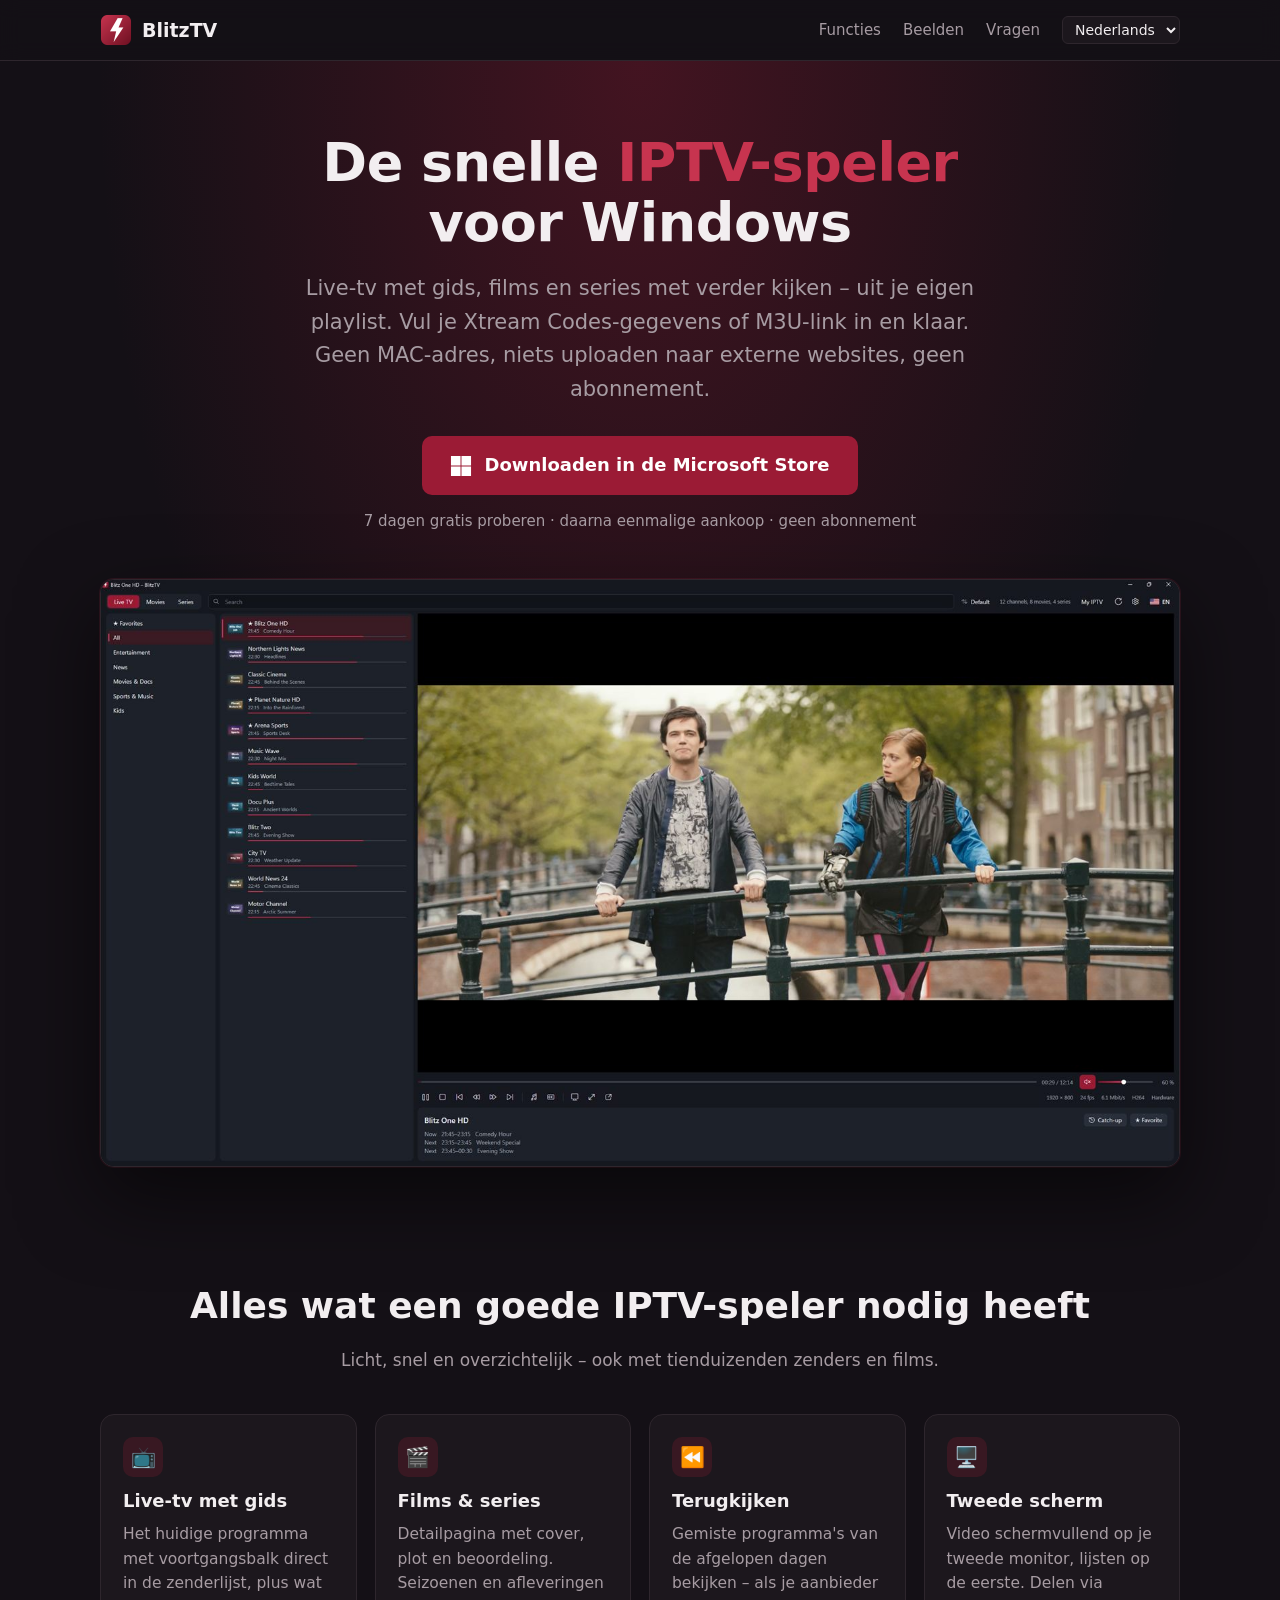
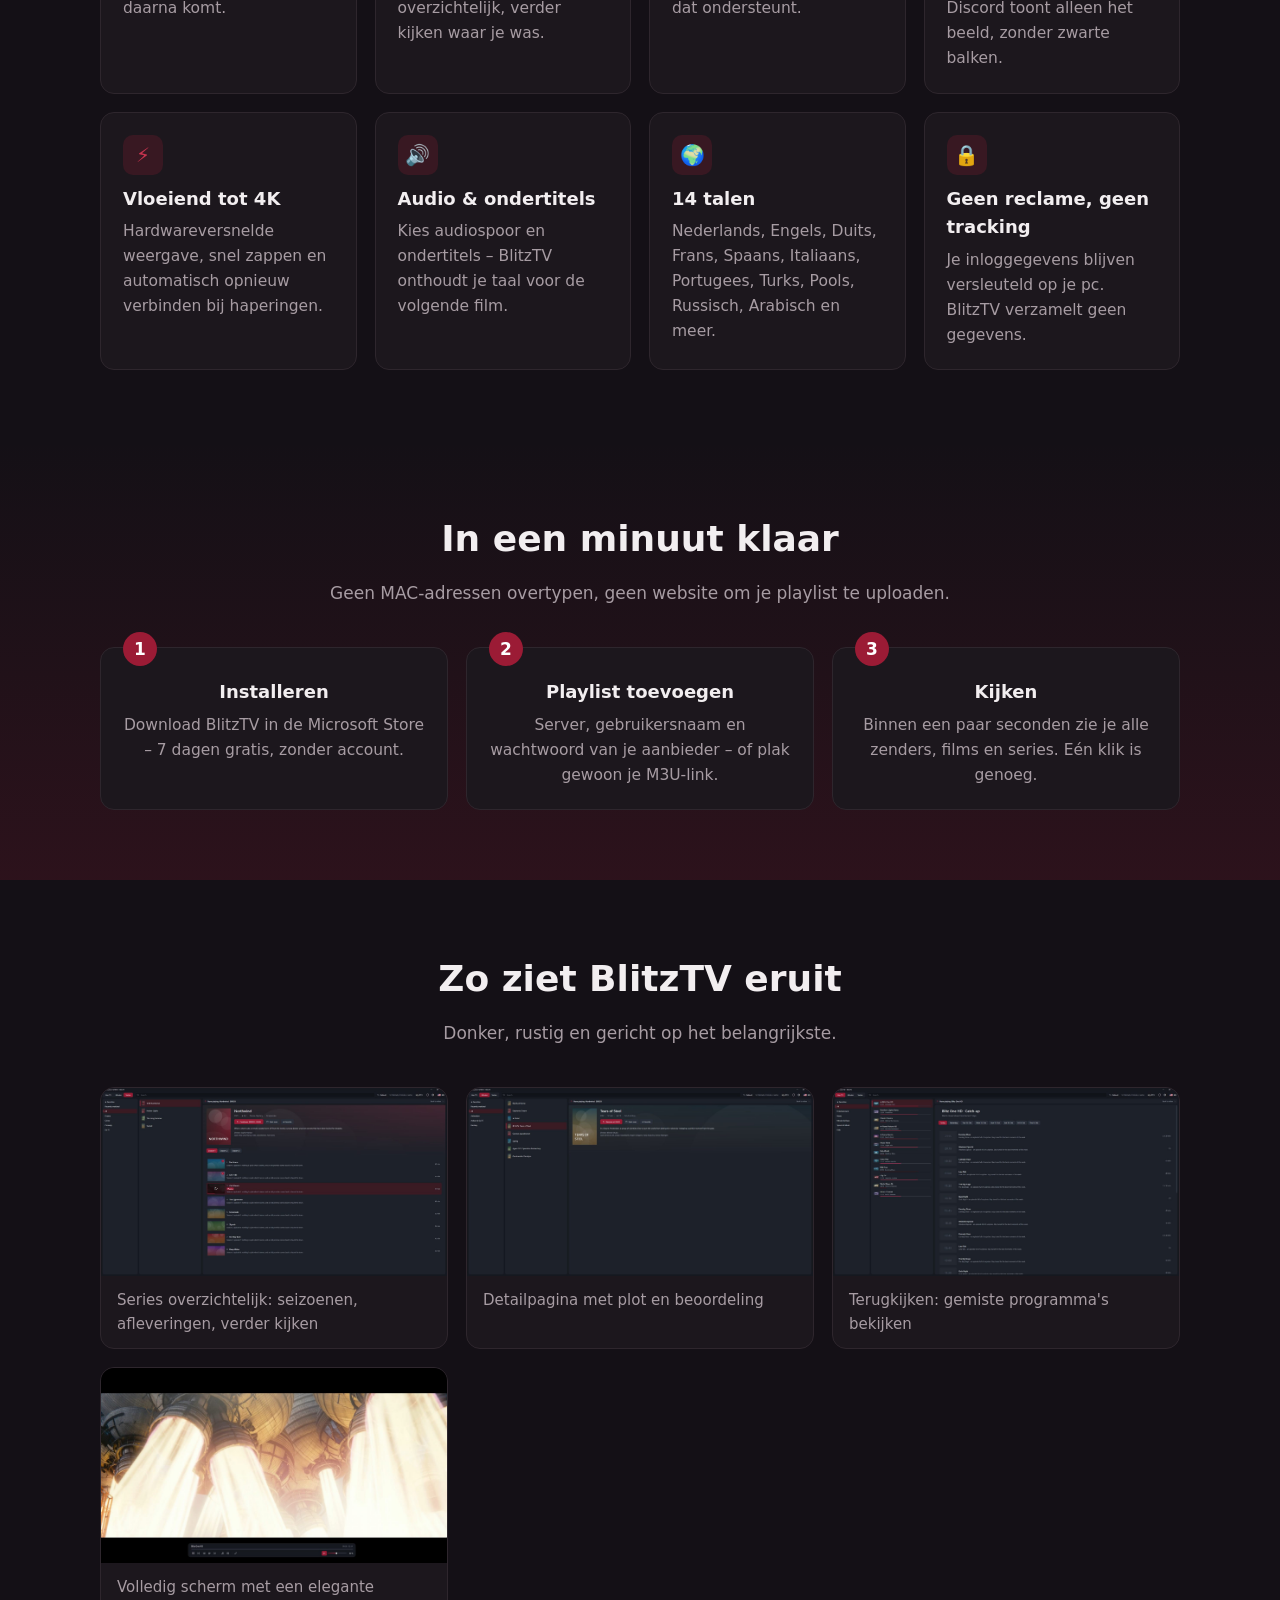
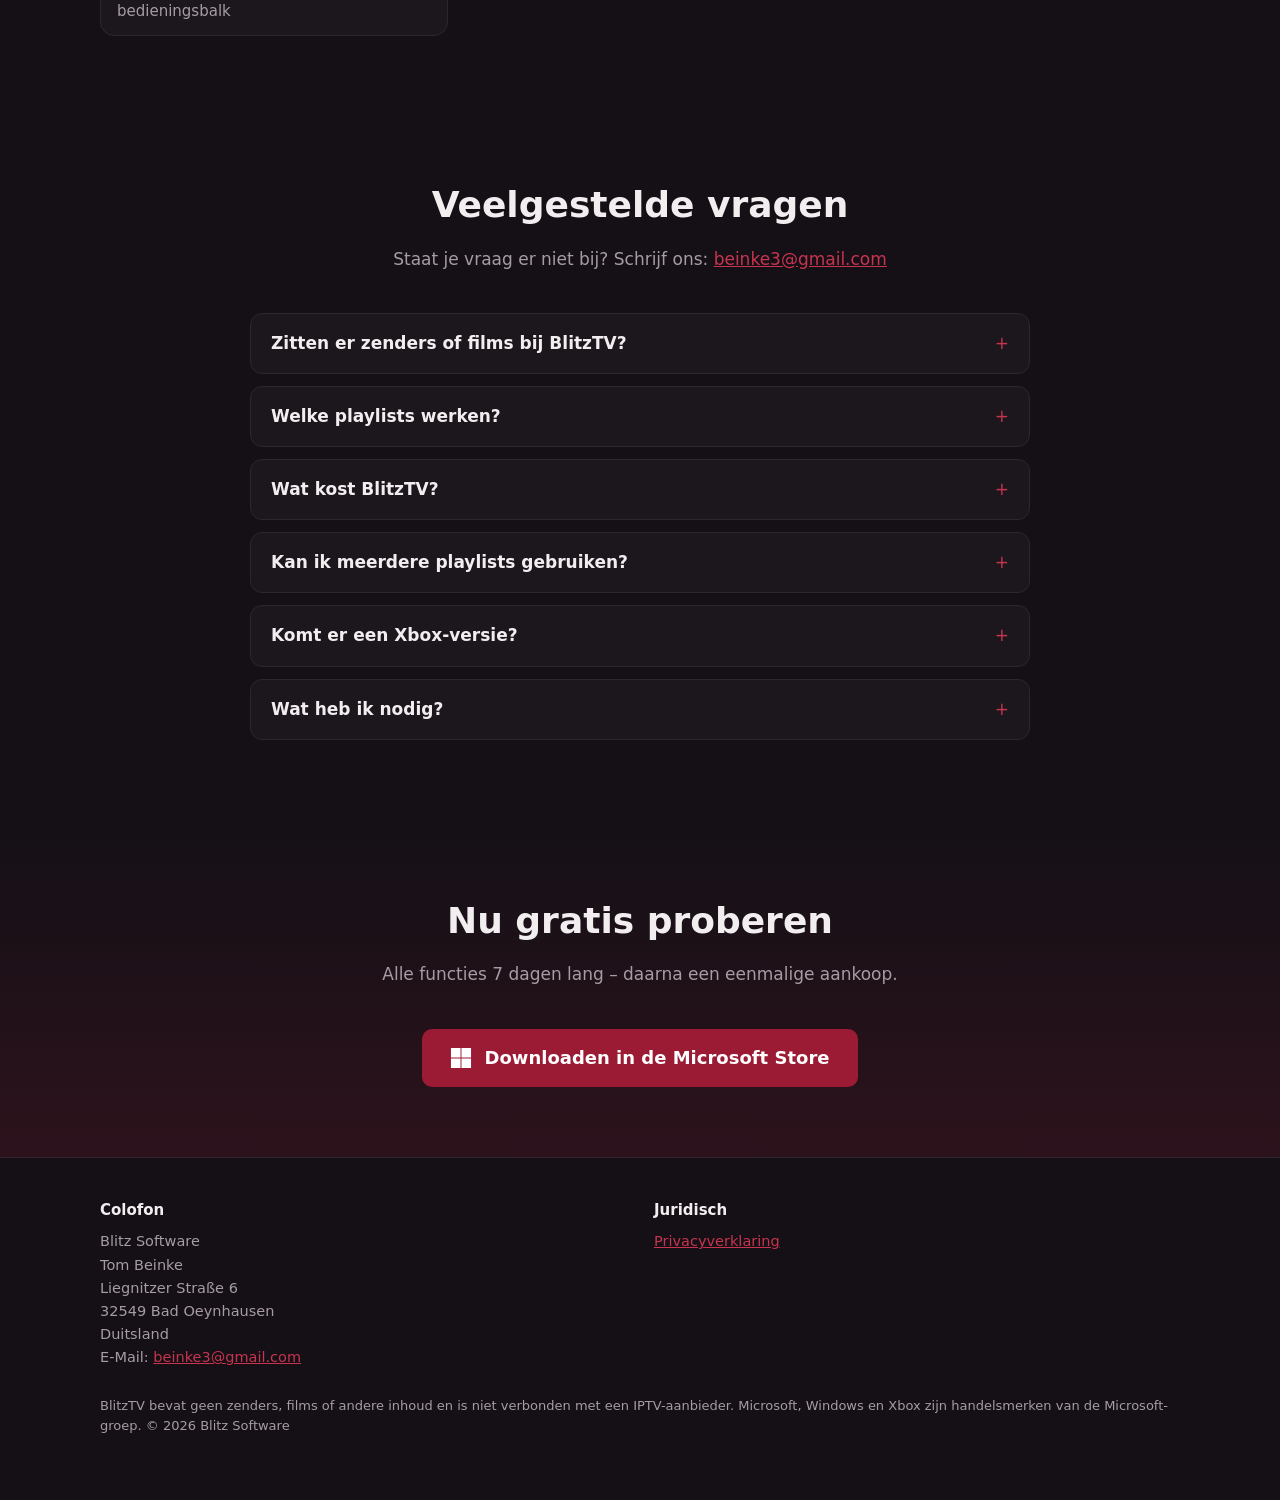
<file: nl.html>
<!doctype html>
<html lang="nl" dir="ltr">
<head>
<meta charset="utf-8">
<meta name="viewport" content="width=device-width, initial-scale=1">
<title>BlitzTV – IPTV-speler voor Windows 10 &amp; 11 | Xtream Codes &amp; M3U</title>
<meta name="description" content="BlitzTV is een snelle IPTV-speler voor Windows: live-tv met gids, films en series met verder kijken, terugkijken en tweede scherm. Voor Xtream Codes en M3U. 7 dagen gratis proberen, daarna eenmalige aankoop.">
<meta name="keywords" content="IPTV-speler Windows, IPTV pc, Xtream Codes speler, M3U-speler Windows 11, TiviMate voor pc, IPTV app Windows">
<link rel="canonical" href="https://beinke3-lgtm.github.io/blitztv/nl.html">
<link rel="alternate" hreflang="de" href="https://beinke3-lgtm.github.io/blitztv/">
<link rel="alternate" hreflang="en" href="https://beinke3-lgtm.github.io/blitztv/en.html">
<link rel="alternate" hreflang="fr" href="https://beinke3-lgtm.github.io/blitztv/fr.html">
<link rel="alternate" hreflang="es" href="https://beinke3-lgtm.github.io/blitztv/es.html">
<link rel="alternate" hreflang="it" href="https://beinke3-lgtm.github.io/blitztv/it.html">
<link rel="alternate" hreflang="pt" href="https://beinke3-lgtm.github.io/blitztv/pt.html">
<link rel="alternate" hreflang="nl" href="https://beinke3-lgtm.github.io/blitztv/nl.html">
<link rel="alternate" hreflang="pl" href="https://beinke3-lgtm.github.io/blitztv/pl.html">
<link rel="alternate" hreflang="tr" href="https://beinke3-lgtm.github.io/blitztv/tr.html">
<link rel="alternate" hreflang="ru" href="https://beinke3-lgtm.github.io/blitztv/ru.html">
<link rel="alternate" hreflang="zh" href="https://beinke3-lgtm.github.io/blitztv/zh.html">
<link rel="alternate" hreflang="ja" href="https://beinke3-lgtm.github.io/blitztv/ja.html">
<link rel="alternate" hreflang="ar" href="https://beinke3-lgtm.github.io/blitztv/ar.html">
<link rel="alternate" hreflang="ko" href="https://beinke3-lgtm.github.io/blitztv/ko.html">
<link rel="alternate" hreflang="x-default" href="https://beinke3-lgtm.github.io/blitztv/en.html">
<link rel="icon" type="image/png" href="img/favicon.png">
<link rel="apple-touch-icon" href="img/apple-touch-icon.png">
<meta name="theme-color" content="#141016">
<meta property="og:type" content="website">
<meta property="og:title" content="BlitzTV – de snelle IPTV-speler voor Windows">
<meta property="og:description" content="Live-tv, films en series uit je eigen playlist – snel, overzichtelijk, zonder abonnement.">
<meta property="og:image" content="https://beinke3-lgtm.github.io/blitztv/img/og.jpg">
<meta property="og:url" content="https://beinke3-lgtm.github.io/blitztv/nl.html">
<link rel="stylesheet" href="style.css">
<script type="application/ld+json">
{"@context":"https://schema.org","@type":"SoftwareApplication","name":"BlitzTV","applicationCategory":"MultimediaApplication",
 "operatingSystem":"Windows 10, Windows 11","inLanguage":"nl","description":"Live-tv, films en series uit je eigen playlist – snel, overzichtelijk, zonder abonnement.",
 "offers":{"@type":"Offer","price":"9.99","priceCurrency":"EUR"},
 "author":{"@type":"Organization","name":"Blitz Software"},
 "downloadUrl":"https://apps.microsoft.com/detail/9N7PVLDVX9PN?cid=website-nl","image":"https://beinke3-lgtm.github.io/blitztv/img/en-1-live.jpg"}
</script>
</head>
<body>

<header>
  <div class="wrap">
    <a class="brand" href="#"><img src="img/logo.png" alt="">BlitzTV</a>
    <nav>
      <a href="#features">Functies</a>
      <a href="#screens">Beelden</a>
      <a href="#faq">Vragen</a>
      <select class="lang" aria-label="Language" onchange="location.href=this.value"><option value="index.html">Deutsch</option><option value="en.html">English</option><option value="fr.html">Fran&#231;ais</option><option value="es.html">Espa&#241;ol</option><option value="it.html">Italiano</option><option value="pt.html">Portugu&#234;s</option><option value="nl.html" selected>Nederlands</option><option value="pl.html">Polski</option><option value="tr.html">T&#252;rk&#231;e</option><option value="ru.html">Русский</option><option value="zh.html">中文</option><option value="ja.html">日本語</option><option value="ar.html">العربية</option><option value="ko.html">한국어</option></select>
    </nav>
  </div>
</header>

<div class="hero">
  <div class="wrap">
    <h1>De snelle <span>IPTV-speler</span><br>voor Windows</h1>
    <p class="lead">Live-tv met gids, films en series met verder kijken – uit je eigen playlist. Vul je Xtream Codes-gegevens of M3U-link in en klaar. Geen MAC-adres, niets uploaden naar externe websites, geen abonnement.</p>
    <a class="cta" href="https://apps.microsoft.com/detail/9N7PVLDVX9PN?cid=website-nl">
      <svg viewBox="0 0 23 23" aria-hidden="true"><path fill="#fff" d="M1 1h10v10H1zM12 1h10v10H12zM1 12h10v10H1zM12 12h10v10H12z"/></svg>
      Downloaden in de Microsoft Store
    </a>
    <div class="price">7 dagen gratis proberen &#183; daarna eenmalige aankoop &#183; geen abonnement</div>
    <img class="shot" src="img/en-1-live.jpg" width="1600" height="870" alt="BlitzTV: live-tv met zenderlijst, huidig programma en gids">
  </div>
</div>

<section id="features">
  <div class="wrap">
    <h2>Alles wat een goede IPTV-speler nodig heeft</h2>
    <p class="sub">Licht, snel en overzichtelijk – ook met tienduizenden zenders en films.</p>
    <div class="grid">
      <div class="card"><div class="icon">📺</div><h3>Live-tv met gids</h3><p>Het huidige programma met voortgangsbalk direct in de zenderlijst, plus wat daarna komt.</p></div>
      <div class="card"><div class="icon">🎬</div><h3>Films &amp; series</h3><p>Detailpagina met cover, plot en beoordeling. Seizoenen en afleveringen overzichtelijk, verder kijken waar je was.</p></div>
      <div class="card"><div class="icon">⏪</div><h3>Terugkijken</h3><p>Gemiste programma&#39;s van de afgelopen dagen bekijken – als je aanbieder dat ondersteunt.</p></div>
      <div class="card"><div class="icon">🖥️</div><h3>Tweede scherm</h3><p>Video schermvullend op je tweede monitor, lijsten op de eerste. Delen via Discord toont alleen het beeld, zonder zwarte balken.</p></div>
      <div class="card"><div class="icon">⚡</div><h3>Vloeiend tot 4K</h3><p>Hardwareversnelde weergave, snel zappen en automatisch opnieuw verbinden bij haperingen.</p></div>
      <div class="card"><div class="icon">🔊</div><h3>Audio &amp; ondertitels</h3><p>Kies audiospoor en ondertitels – BlitzTV onthoudt je taal voor de volgende film.</p></div>
      <div class="card"><div class="icon">🌍</div><h3>14 talen</h3><p>Nederlands, Engels, Duits, Frans, Spaans, Italiaans, Portugees, Turks, Pools, Russisch, Arabisch en meer.</p></div>
      <div class="card"><div class="icon">🔒</div><h3>Geen reclame, geen tracking</h3><p>Je inloggegevens blijven versleuteld op je pc. BlitzTV verzamelt geen gegevens.</p></div>
    </div>
  </div>
</section>

<section class="band">
  <div class="wrap">
    <h2>In een minuut klaar</h2>
    <p class="sub">Geen MAC-adressen overtypen, geen website om je playlist te uploaden.</p>
    <div class="steps">
      <div class="step"><h3>Installeren</h3><p>Download BlitzTV in de Microsoft Store – 7 dagen gratis, zonder account.</p></div>
      <div class="step"><h3>Playlist toevoegen</h3><p>Server, gebruikersnaam en wachtwoord van je aanbieder – of plak gewoon je M3U-link.</p></div>
      <div class="step"><h3>Kijken</h3><p>Binnen een paar seconden zie je alle zenders, films en series. E&#233;n klik is genoeg.</p></div>
    </div>
  </div>
</section>

<section id="screens">
  <div class="wrap">
    <h2>Zo ziet BlitzTV eruit</h2>
    <p class="sub">Donker, rustig en gericht op het belangrijkste.</p>
    <div class="gallery">
      <figure><img src="img/en-2-series.jpg" loading="lazy" alt="Series overzichtelijk: seizoenen, afleveringen, verder kijken"><figcaption>Series overzichtelijk: seizoenen, afleveringen, verder kijken</figcaption></figure>
      <figure><img src="img/en-3-movie.jpg" loading="lazy" alt="Detailpagina met plot en beoordeling"><figcaption>Detailpagina met plot en beoordeling</figcaption></figure>
      <figure><img src="img/en-4-archive.jpg" loading="lazy" alt="Terugkijken: gemiste programma&#39;s bekijken"><figcaption>Terugkijken: gemiste programma&#39;s bekijken</figcaption></figure>
      <figure><img src="img/en-5-fullscreen.jpg" loading="lazy" alt="Volledig scherm met een elegante bedieningsbalk"><figcaption>Volledig scherm met een elegante bedieningsbalk</figcaption></figure>
    </div>
  </div>
</section>

<section id="faq">
  <div class="wrap faq">
    <h2>Veelgestelde vragen</h2>
    <p class="sub">Staat je vraag er niet bij? Schrijf ons: <a href="mailto:beinke3@gmail.com">beinke3@gmail.com</a></p>
    <details><summary>Zitten er zenders of films bij BlitzTV?</summary><p>Nee. BlitzTV is alleen een speler en bevat geen inhoud. Je hebt een playlist van een IPTV-aanbieder nodig. Gebruik alleen playlists waarvoor je de rechten hebt.</p></details>
    <details><summary>Welke playlists werken?</summary><p>Xtream Codes-accounts (server, gebruikersnaam, wachtwoord) en M3U-playlists als link of bestand. Een Xtream-M3U-link wordt automatisch als Xtream-account ingesteld – met gids, series en terugkijken.</p></details>
    <details><summary>Wat kost BlitzTV?</summary><p>Je kunt BlitzTV 7 dagen gratis en zonder beperkingen proberen. Daarna is het een eenmalige aankoop – geen abonnement, alle toekomstige updates inbegrepen.</p></details>
    <details><summary>Kan ik meerdere playlists gebruiken?</summary><p>Ja. Voeg zoveel playlists toe als je wilt en wissel op elk moment. Favorieten en voortgang worden per playlist bewaard.</p></details>
    <details><summary>Komt er een Xbox-versie?</summary><p>Er wordt aan een Xbox-versie gewerkt. Het plan: &#233;&#233;n keer kopen, op pc en Xbox gebruiken.</p></details>
    <details><summary>Wat heb ik nodig?</summary><p>Een pc met Windows 10 of Windows 11 (64-bit) en een internetverbinding. Voor 4K is een snelle verbinding aan te raden.</p></details>
  </div>
</section>

<section class="band">
  <div class="wrap">
    <h2>Nu gratis proberen</h2>
    <p class="sub">Alle functies 7 dagen lang – daarna een eenmalige aankoop.</p>
    <a class="cta" href="https://apps.microsoft.com/detail/9N7PVLDVX9PN?cid=website-nl">
      <svg viewBox="0 0 23 23" aria-hidden="true"><path fill="#fff" d="M1 1h10v10H1zM12 1h10v10H12zM1 12h10v10H1zM12 12h10v10H12z"/></svg>
      Downloaden in de Microsoft Store
    </a>
  </div>
</section>

<footer>
  <div class="wrap">
    <div class="cols">
      <div>
        <h4>Colofon</h4>
        <address>Blitz Software<br>Tom Beinke<br>Liegnitzer Straße 6<br>32549 Bad Oeynhausen<br>Duitsland<br>
          E-Mail: <a href="mailto:beinke3@gmail.com">beinke3@gmail.com</a></address>
      </div>
      <div>
        <h4>Juridisch</h4>
        <a href="privacy.html">Privacyverklaring</a>
      </div>
    </div>
    <p class="note">BlitzTV bevat geen zenders, films of andere inhoud en is niet verbonden met een IPTV-aanbieder. Microsoft, Windows en Xbox zijn handelsmerken van de Microsoft-groep. © 2026 Blitz Software</p>
  </div>
</footer>

</body>
</html>
</file>
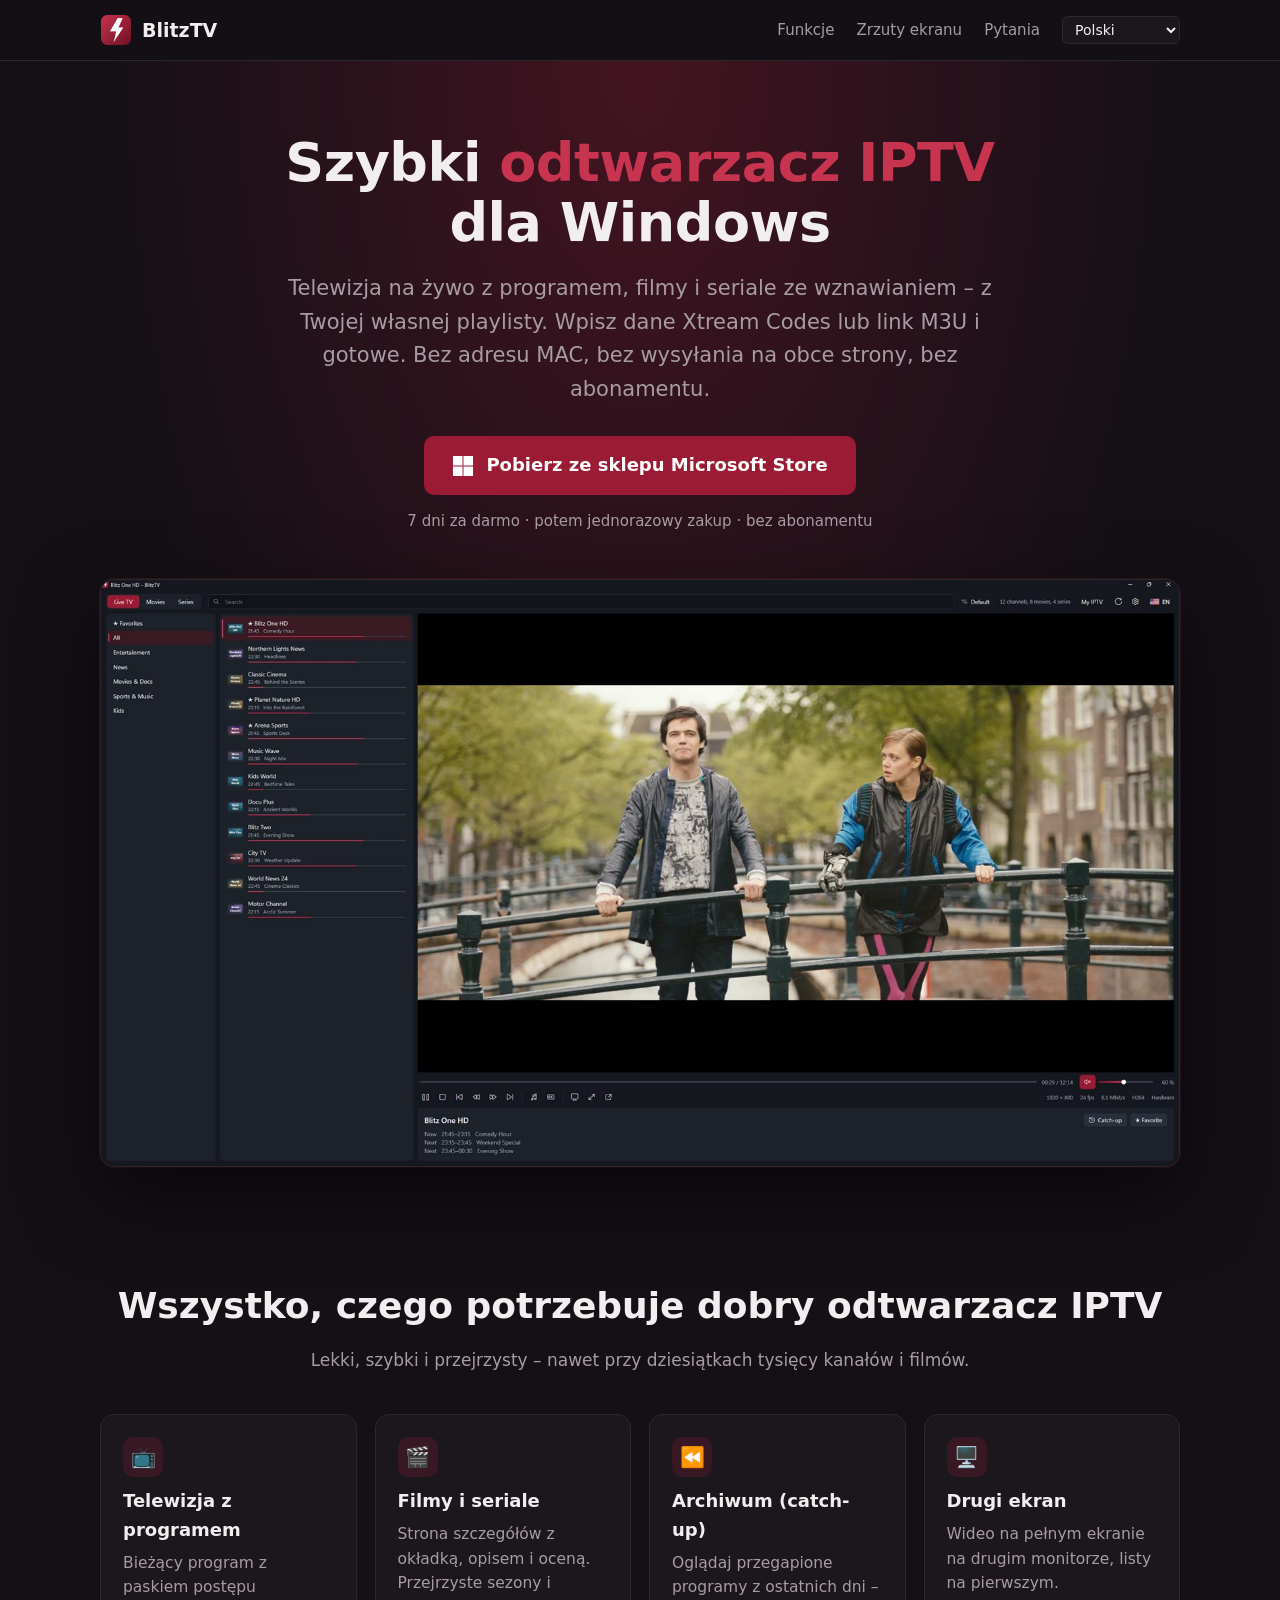
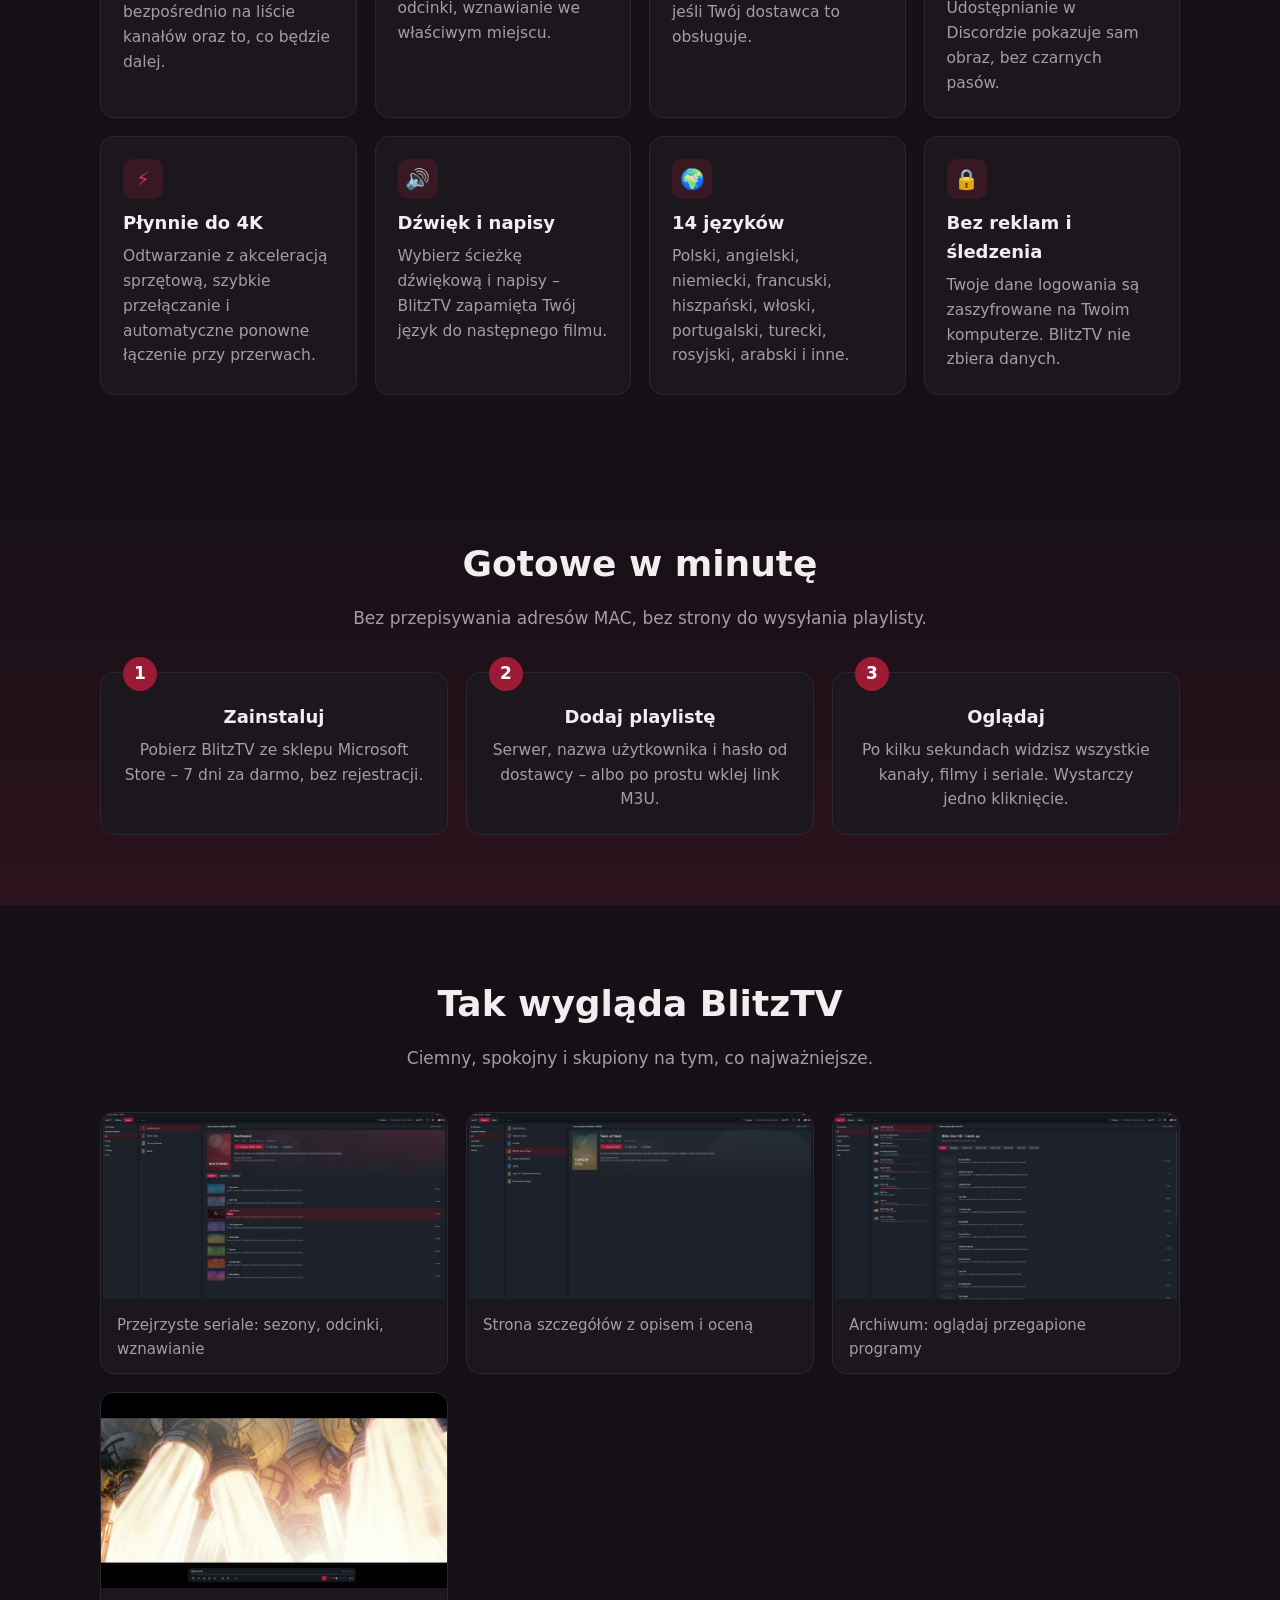
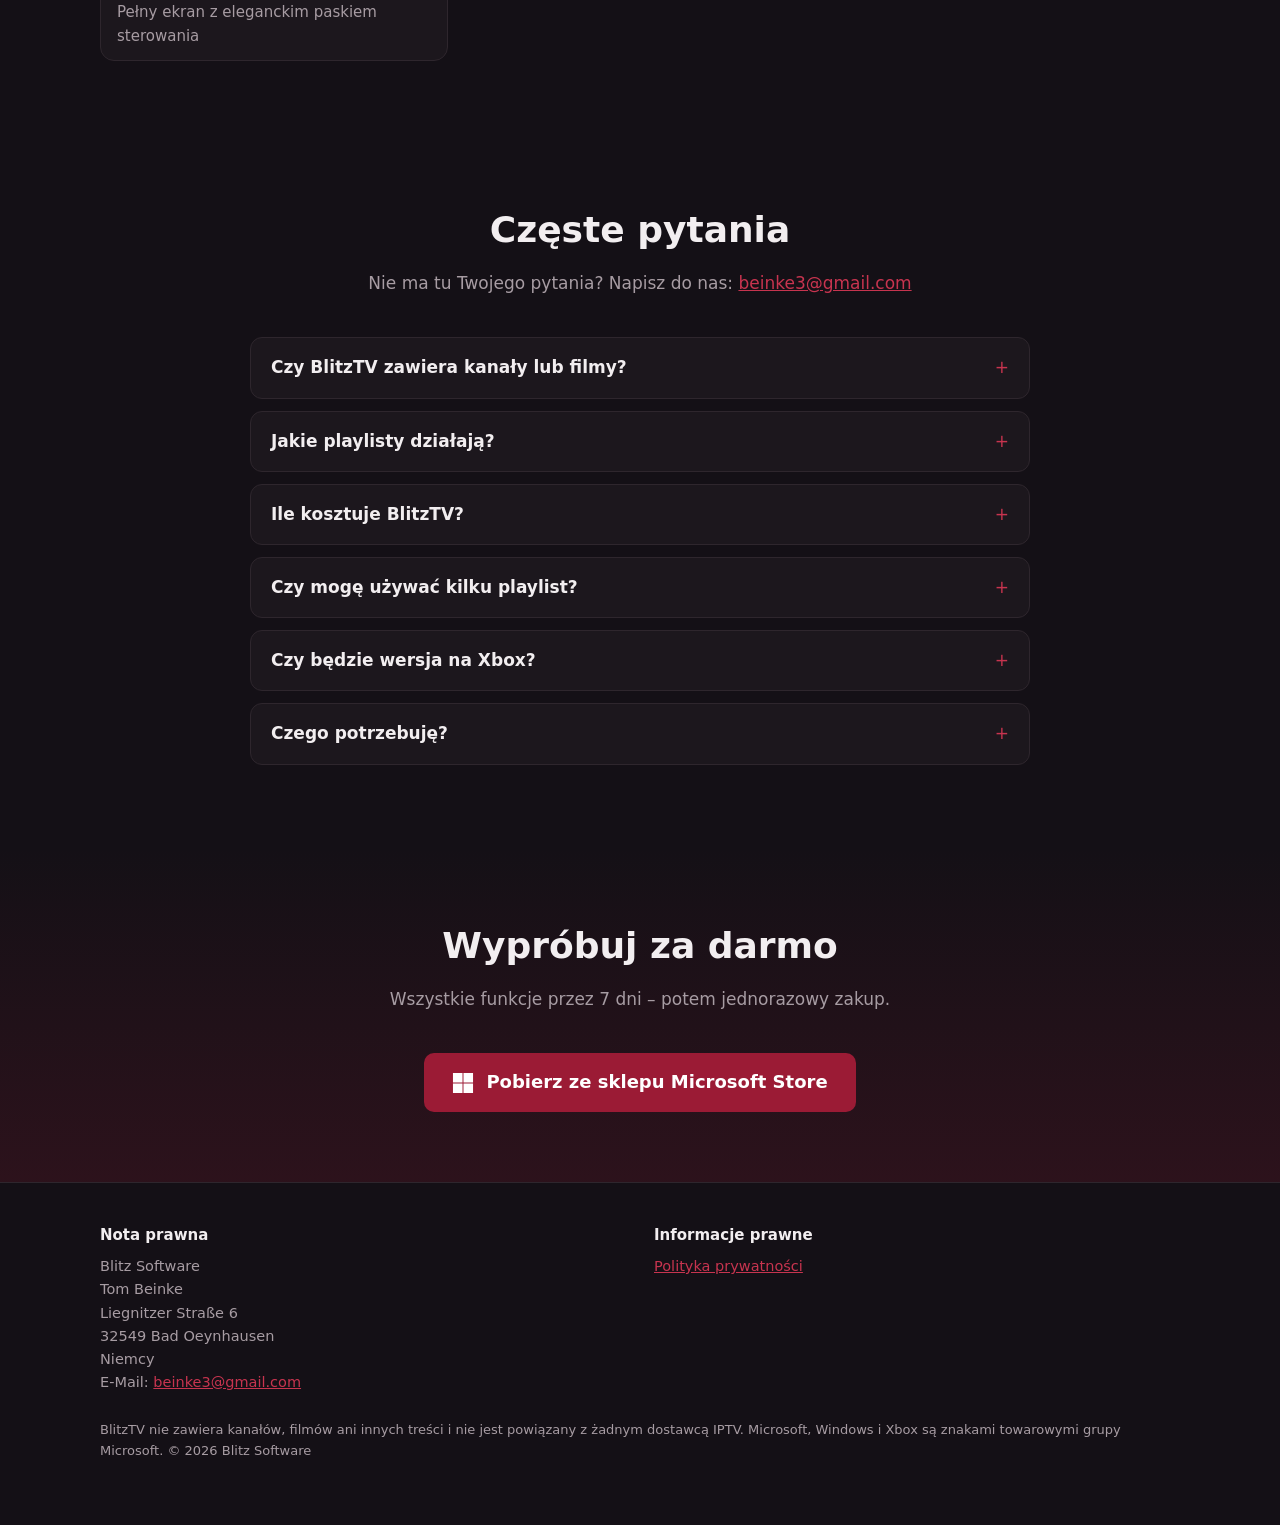
<file: pl.html>
<!doctype html>
<html lang="pl" dir="ltr">
<head>
<meta charset="utf-8">
<meta name="viewport" content="width=device-width, initial-scale=1">
<title>BlitzTV – Odtwarzacz IPTV dla Windows 10 i 11 | Xtream Codes i M3U</title>
<meta name="description" content="BlitzTV to szybki odtwarzacz IPTV dla Windows: telewizja na żywo z programem, filmy i seriale ze wznawianiem, archiwum i drugi ekran. Dla Xtream Codes i M3U. 7 dni za darmo, potem jednorazowy zakup.">
<meta name="keywords" content="odtwarzacz IPTV Windows, IPTV PC, odtwarzacz Xtream Codes, odtwarzacz M3U Windows 11, TiviMate na PC, aplikacja IPTV Windows">
<link rel="canonical" href="https://beinke3-lgtm.github.io/blitztv/pl.html">
<link rel="alternate" hreflang="de" href="https://beinke3-lgtm.github.io/blitztv/">
<link rel="alternate" hreflang="en" href="https://beinke3-lgtm.github.io/blitztv/en.html">
<link rel="alternate" hreflang="fr" href="https://beinke3-lgtm.github.io/blitztv/fr.html">
<link rel="alternate" hreflang="es" href="https://beinke3-lgtm.github.io/blitztv/es.html">
<link rel="alternate" hreflang="it" href="https://beinke3-lgtm.github.io/blitztv/it.html">
<link rel="alternate" hreflang="pt" href="https://beinke3-lgtm.github.io/blitztv/pt.html">
<link rel="alternate" hreflang="nl" href="https://beinke3-lgtm.github.io/blitztv/nl.html">
<link rel="alternate" hreflang="pl" href="https://beinke3-lgtm.github.io/blitztv/pl.html">
<link rel="alternate" hreflang="tr" href="https://beinke3-lgtm.github.io/blitztv/tr.html">
<link rel="alternate" hreflang="ru" href="https://beinke3-lgtm.github.io/blitztv/ru.html">
<link rel="alternate" hreflang="zh" href="https://beinke3-lgtm.github.io/blitztv/zh.html">
<link rel="alternate" hreflang="ja" href="https://beinke3-lgtm.github.io/blitztv/ja.html">
<link rel="alternate" hreflang="ar" href="https://beinke3-lgtm.github.io/blitztv/ar.html">
<link rel="alternate" hreflang="ko" href="https://beinke3-lgtm.github.io/blitztv/ko.html">
<link rel="alternate" hreflang="x-default" href="https://beinke3-lgtm.github.io/blitztv/en.html">
<link rel="icon" type="image/png" href="img/favicon.png">
<link rel="apple-touch-icon" href="img/apple-touch-icon.png">
<meta name="theme-color" content="#141016">
<meta property="og:type" content="website">
<meta property="og:title" content="BlitzTV – szybki odtwarzacz IPTV dla Windows">
<meta property="og:description" content="Telewizja na żywo, filmy i seriale z własnej playlisty – szybko, przejrzyście, bez abonamentu.">
<meta property="og:image" content="https://beinke3-lgtm.github.io/blitztv/img/og.jpg">
<meta property="og:url" content="https://beinke3-lgtm.github.io/blitztv/pl.html">
<link rel="stylesheet" href="style.css">
<script type="application/ld+json">
{"@context":"https://schema.org","@type":"SoftwareApplication","name":"BlitzTV","applicationCategory":"MultimediaApplication",
 "operatingSystem":"Windows 10, Windows 11","inLanguage":"pl","description":"Telewizja na żywo, filmy i seriale z własnej playlisty – szybko, przejrzyście, bez abonamentu.",
 "offers":{"@type":"Offer","price":"9.99","priceCurrency":"EUR"},
 "author":{"@type":"Organization","name":"Blitz Software"},
 "downloadUrl":"https://apps.microsoft.com/detail/9N7PVLDVX9PN?cid=website-pl","image":"https://beinke3-lgtm.github.io/blitztv/img/en-1-live.jpg"}
</script>
</head>
<body>

<header>
  <div class="wrap">
    <a class="brand" href="#"><img src="img/logo.png" alt="">BlitzTV</a>
    <nav>
      <a href="#features">Funkcje</a>
      <a href="#screens">Zrzuty ekranu</a>
      <a href="#faq">Pytania</a>
      <select class="lang" aria-label="Language" onchange="location.href=this.value"><option value="index.html">Deutsch</option><option value="en.html">English</option><option value="fr.html">Fran&#231;ais</option><option value="es.html">Espa&#241;ol</option><option value="it.html">Italiano</option><option value="pt.html">Portugu&#234;s</option><option value="nl.html">Nederlands</option><option value="pl.html" selected>Polski</option><option value="tr.html">T&#252;rk&#231;e</option><option value="ru.html">Русский</option><option value="zh.html">中文</option><option value="ja.html">日本語</option><option value="ar.html">العربية</option><option value="ko.html">한국어</option></select>
    </nav>
  </div>
</header>

<div class="hero">
  <div class="wrap">
    <h1>Szybki <span>odtwarzacz IPTV</span><br>dla Windows</h1>
    <p class="lead">Telewizja na żywo z programem, filmy i seriale ze wznawianiem – z Twojej własnej playlisty. Wpisz dane Xtream Codes lub link M3U i gotowe. Bez adresu MAC, bez wysyłania na obce strony, bez abonamentu.</p>
    <a class="cta" href="https://apps.microsoft.com/detail/9N7PVLDVX9PN?cid=website-pl">
      <svg viewBox="0 0 23 23" aria-hidden="true"><path fill="#fff" d="M1 1h10v10H1zM12 1h10v10H12zM1 12h10v10H1zM12 12h10v10H12z"/></svg>
      Pobierz ze sklepu Microsoft Store
    </a>
    <div class="price">7 dni za darmo &#183; potem jednorazowy zakup &#183; bez abonamentu</div>
    <img class="shot" src="img/en-1-live.jpg" width="1600" height="870" alt="BlitzTV: telewizja na żywo z listą kanał&#243;w, bieżącym programem i przewodnikiem">
  </div>
</div>

<section id="features">
  <div class="wrap">
    <h2>Wszystko, czego potrzebuje dobry odtwarzacz IPTV</h2>
    <p class="sub">Lekki, szybki i przejrzysty – nawet przy dziesiątkach tysięcy kanał&#243;w i film&#243;w.</p>
    <div class="grid">
      <div class="card"><div class="icon">📺</div><h3>Telewizja z programem</h3><p>Bieżący program z paskiem postępu bezpośrednio na liście kanał&#243;w oraz to, co będzie dalej.</p></div>
      <div class="card"><div class="icon">🎬</div><h3>Filmy i seriale</h3><p>Strona szczeg&#243;ł&#243;w z okładką, opisem i oceną. Przejrzyste sezony i odcinki, wznawianie we właściwym miejscu.</p></div>
      <div class="card"><div class="icon">⏪</div><h3>Archiwum (catch-up)</h3><p>Oglądaj przegapione programy z ostatnich dni – jeśli Tw&#243;j dostawca to obsługuje.</p></div>
      <div class="card"><div class="icon">🖥️</div><h3>Drugi ekran</h3><p>Wideo na pełnym ekranie na drugim monitorze, listy na pierwszym. Udostępnianie w Discordzie pokazuje sam obraz, bez czarnych pas&#243;w.</p></div>
      <div class="card"><div class="icon">⚡</div><h3>Płynnie do 4K</h3><p>Odtwarzanie z akceleracją sprzętową, szybkie przełączanie i automatyczne ponowne łączenie przy przerwach.</p></div>
      <div class="card"><div class="icon">🔊</div><h3>Dźwięk i napisy</h3><p>Wybierz ścieżkę dźwiękową i napisy – BlitzTV zapamięta Tw&#243;j język do następnego filmu.</p></div>
      <div class="card"><div class="icon">🌍</div><h3>14 język&#243;w</h3><p>Polski, angielski, niemiecki, francuski, hiszpański, włoski, portugalski, turecki, rosyjski, arabski i inne.</p></div>
      <div class="card"><div class="icon">🔒</div><h3>Bez reklam i śledzenia</h3><p>Twoje dane logowania są zaszyfrowane na Twoim komputerze. BlitzTV nie zbiera danych.</p></div>
    </div>
  </div>
</section>

<section class="band">
  <div class="wrap">
    <h2>Gotowe w minutę</h2>
    <p class="sub">Bez przepisywania adres&#243;w MAC, bez strony do wysyłania playlisty.</p>
    <div class="steps">
      <div class="step"><h3>Zainstaluj</h3><p>Pobierz BlitzTV ze sklepu Microsoft Store – 7 dni za darmo, bez rejestracji.</p></div>
      <div class="step"><h3>Dodaj playlistę</h3><p>Serwer, nazwa użytkownika i hasło od dostawcy – albo po prostu wklej link M3U.</p></div>
      <div class="step"><h3>Oglądaj</h3><p>Po kilku sekundach widzisz wszystkie kanały, filmy i seriale. Wystarczy jedno kliknięcie.</p></div>
    </div>
  </div>
</section>

<section id="screens">
  <div class="wrap">
    <h2>Tak wygląda BlitzTV</h2>
    <p class="sub">Ciemny, spokojny i skupiony na tym, co najważniejsze.</p>
    <div class="gallery">
      <figure><img src="img/en-2-series.jpg" loading="lazy" alt="Przejrzyste seriale: sezony, odcinki, wznawianie"><figcaption>Przejrzyste seriale: sezony, odcinki, wznawianie</figcaption></figure>
      <figure><img src="img/en-3-movie.jpg" loading="lazy" alt="Strona szczeg&#243;ł&#243;w z opisem i oceną"><figcaption>Strona szczeg&#243;ł&#243;w z opisem i oceną</figcaption></figure>
      <figure><img src="img/en-4-archive.jpg" loading="lazy" alt="Archiwum: oglądaj przegapione programy"><figcaption>Archiwum: oglądaj przegapione programy</figcaption></figure>
      <figure><img src="img/en-5-fullscreen.jpg" loading="lazy" alt="Pełny ekran z eleganckim paskiem sterowania"><figcaption>Pełny ekran z eleganckim paskiem sterowania</figcaption></figure>
    </div>
  </div>
</section>

<section id="faq">
  <div class="wrap faq">
    <h2>Częste pytania</h2>
    <p class="sub">Nie ma tu Twojego pytania? Napisz do nas: <a href="mailto:beinke3@gmail.com">beinke3@gmail.com</a></p>
    <details><summary>Czy BlitzTV zawiera kanały lub filmy?</summary><p>Nie. BlitzTV to wyłącznie odtwarzacz i nie zawiera treści. Potrzebujesz playlisty od dostawcy IPTV. Używaj tylko playlist, do kt&#243;rych masz prawa.</p></details>
    <details><summary>Jakie playlisty działają?</summary><p>Konta Xtream Codes (serwer, nazwa użytkownika, hasło) oraz playlisty M3U jako link lub plik. Link M3U od Xtream jest automatycznie konfigurowany jako konto Xtream – z programem, serialami i archiwum.</p></details>
    <details><summary>Ile kosztuje BlitzTV?</summary><p>Możesz testować BlitzTV za darmo przez 7 dni ze wszystkimi funkcjami. Potem to jednorazowy zakup – bez abonamentu, z wszystkimi przyszłymi aktualizacjami.</p></details>
    <details><summary>Czy mogę używać kilku playlist?</summary><p>Tak. Dodaj dowolnie wiele playlist i przełączaj się między nimi w każdej chwili. Ulubione i postęp są zapisywane dla każdej playlisty.</p></details>
    <details><summary>Czy będzie wersja na Xbox?</summary><p>Pracujemy nad wersją na Xbox. Plan: kupujesz raz i używasz na PC i Xbox.</p></details>
    <details><summary>Czego potrzebuję?</summary><p>Komputera z Windows 10 lub Windows 11 (64-bit) i połączenia z internetem. Do 4K zalecane jest szybkie łącze.</p></details>
  </div>
</section>

<section class="band">
  <div class="wrap">
    <h2>Wypr&#243;buj za darmo</h2>
    <p class="sub">Wszystkie funkcje przez 7 dni – potem jednorazowy zakup.</p>
    <a class="cta" href="https://apps.microsoft.com/detail/9N7PVLDVX9PN?cid=website-pl">
      <svg viewBox="0 0 23 23" aria-hidden="true"><path fill="#fff" d="M1 1h10v10H1zM12 1h10v10H12zM1 12h10v10H1zM12 12h10v10H12z"/></svg>
      Pobierz ze sklepu Microsoft Store
    </a>
  </div>
</section>

<footer>
  <div class="wrap">
    <div class="cols">
      <div>
        <h4>Nota prawna</h4>
        <address>Blitz Software<br>Tom Beinke<br>Liegnitzer Straße 6<br>32549 Bad Oeynhausen<br>Niemcy<br>
          E-Mail: <a href="mailto:beinke3@gmail.com">beinke3@gmail.com</a></address>
      </div>
      <div>
        <h4>Informacje prawne</h4>
        <a href="privacy.html">Polityka prywatności</a>
      </div>
    </div>
    <p class="note">BlitzTV nie zawiera kanał&#243;w, film&#243;w ani innych treści i nie jest powiązany z żadnym dostawcą IPTV. Microsoft, Windows i Xbox są znakami towarowymi grupy Microsoft. © 2026 Blitz Software</p>
  </div>
</footer>

</body>
</html>
</file>
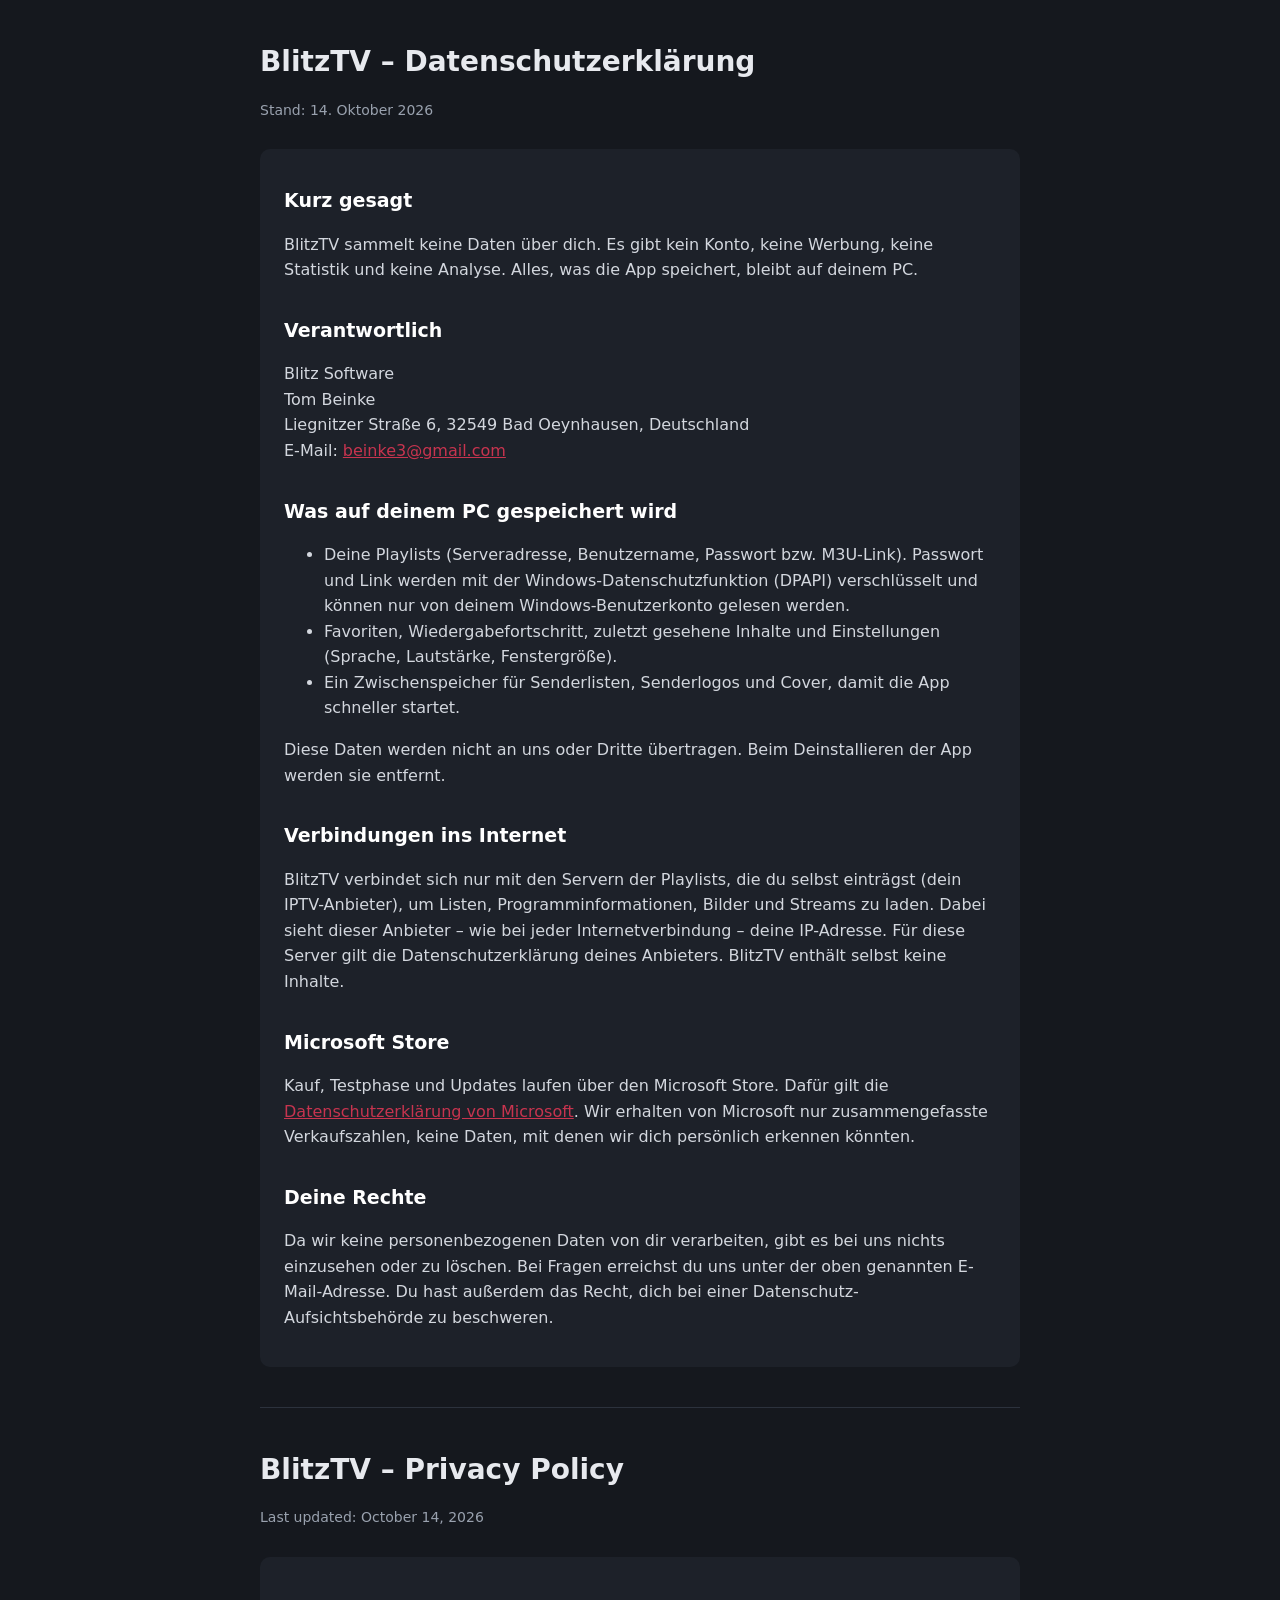
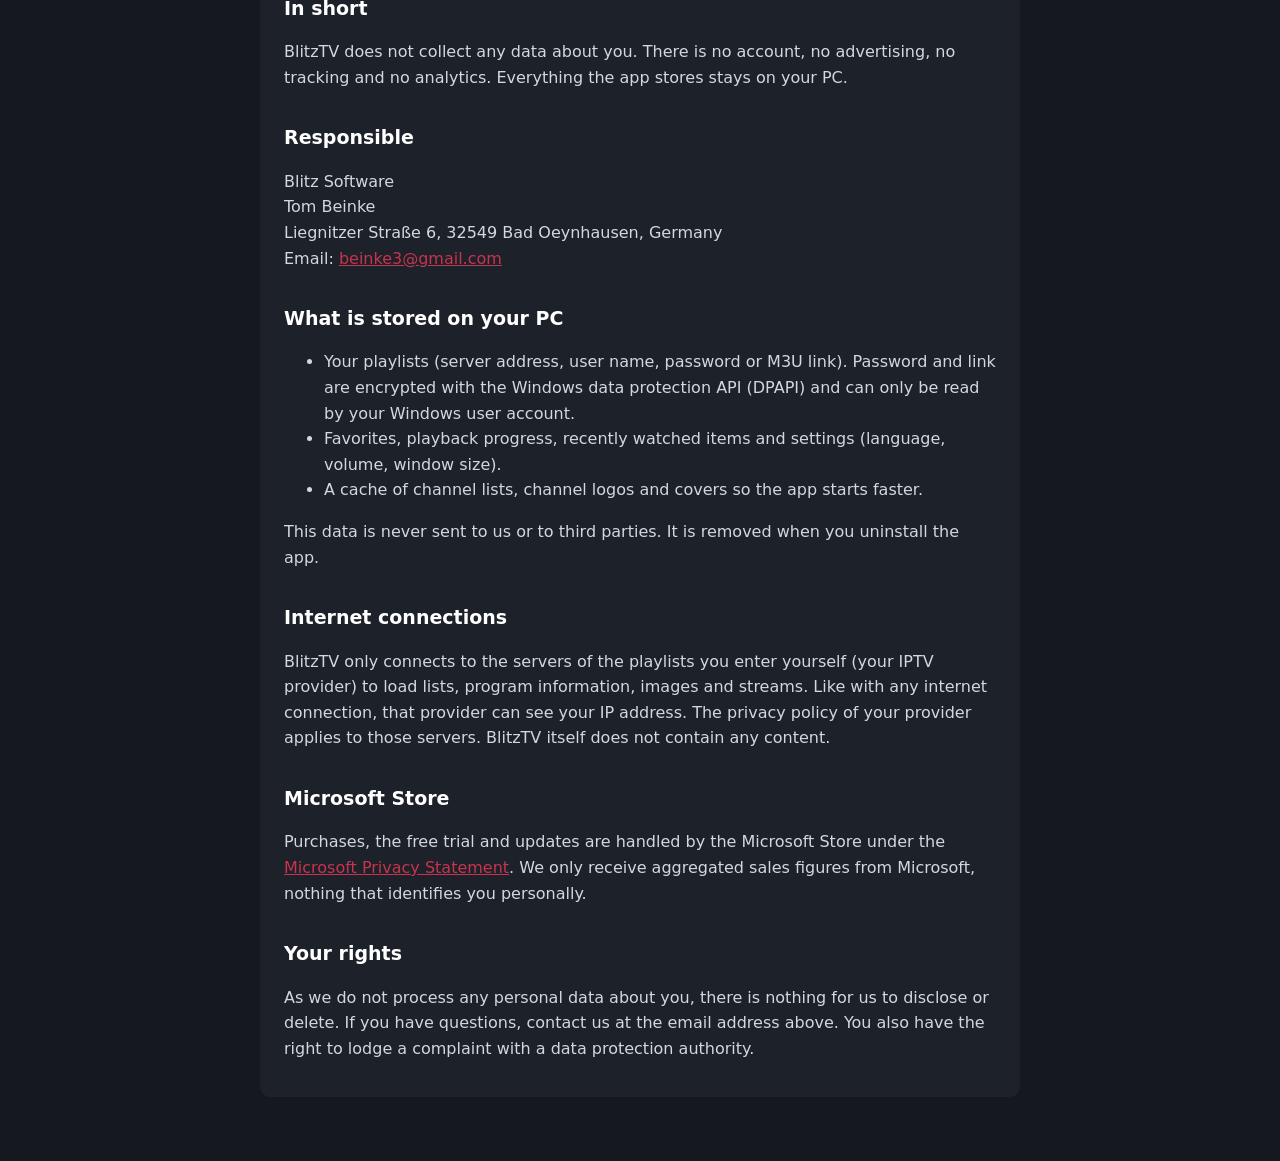
<file: privacy.html>
<!doctype html>
<html lang="de">
<head>
<meta charset="utf-8">
<meta name="viewport" content="width=device-width, initial-scale=1">
<title>BlitzTV – Datenschutz / Privacy</title>
<style>
  :root { --bg:#15181E; --panel:#1D2129; --fg:#E7E9EE; --muted:#99A1AE; --accent:#C7344F; }
  body { margin:0; background:var(--bg); color:var(--fg); font:16px/1.6 "Segoe UI", system-ui, sans-serif; }
  main { max-width:760px; margin:0 auto; padding:40px 16px 64px; }
  h1 { font-size:28px; margin:0 0 4px; }
  h2 { font-size:19px; margin:32px 0 6px; color:#fff; }
  p, li { color:#D3D7DE; }
  .muted { color:var(--muted); font-size:14px; }
  .card { background:var(--panel); border-radius:10px; padding:4px 24px 20px; margin-top:28px; }
  a { color:var(--accent); }
  hr { border:0; border-top:1px solid #2C323D; margin:40px 0; }
</style>
</head>
<body>
<main>

<h1>BlitzTV – Datenschutzerklärung</h1>
<p class="muted">Stand: 14. Oktober 2026</p>

<div class="card">
<h2>Kurz gesagt</h2>
<p>BlitzTV sammelt keine Daten über dich. Es gibt kein Konto, keine Werbung, keine Statistik und keine Analyse.
Alles, was die App speichert, bleibt auf deinem PC.</p>

<h2>Verantwortlich</h2>
<p>Blitz Software<br>
Tom Beinke<br>
Liegnitzer Straße 6, 32549 Bad Oeynhausen, Deutschland<br>
E-Mail: <a href="mailto:beinke3@gmail.com">beinke3@gmail.com</a></p>

<h2>Was auf deinem PC gespeichert wird</h2>
<ul>
  <li>Deine Playlists (Serveradresse, Benutzername, Passwort bzw. M3U-Link). Passwort und Link werden mit der
      Windows-Datenschutzfunktion (DPAPI) verschlüsselt und können nur von deinem Windows-Benutzerkonto gelesen werden.</li>
  <li>Favoriten, Wiedergabefortschritt, zuletzt gesehene Inhalte und Einstellungen (Sprache, Lautstärke, Fenstergröße).</li>
  <li>Ein Zwischenspeicher für Senderlisten, Senderlogos und Cover, damit die App schneller startet.</li>
</ul>
<p>Diese Daten werden nicht an uns oder Dritte übertragen. Beim Deinstallieren der App werden sie entfernt.</p>

<h2>Verbindungen ins Internet</h2>
<p>BlitzTV verbindet sich nur mit den Servern der Playlists, die du selbst einträgst (dein IPTV-Anbieter), um Listen,
Programminformationen, Bilder und Streams zu laden. Dabei sieht dieser Anbieter – wie bei jeder Internetverbindung –
deine IP-Adresse. Für diese Server gilt die Datenschutzerklärung deines Anbieters. BlitzTV enthält selbst keine Inhalte.</p>

<h2>Microsoft Store</h2>
<p>Kauf, Testphase und Updates laufen über den Microsoft Store. Dafür gilt die
<a href="https://privacy.microsoft.com/de-de/privacystatement">Datenschutzerklärung von Microsoft</a>.
Wir erhalten von Microsoft nur zusammengefasste Verkaufszahlen, keine Daten, mit denen wir dich persönlich erkennen könnten.</p>

<h2>Deine Rechte</h2>
<p>Da wir keine personenbezogenen Daten von dir verarbeiten, gibt es bei uns nichts einzusehen oder zu löschen.
Bei Fragen erreichst du uns unter der oben genannten E-Mail-Adresse. Du hast außerdem das Recht, dich bei einer
Datenschutz-Aufsichtsbehörde zu beschweren.</p>
</div>

<hr>

<h1>BlitzTV – Privacy Policy</h1>
<p class="muted">Last updated: October 14, 2026</p>

<div class="card">
<h2>In short</h2>
<p>BlitzTV does not collect any data about you. There is no account, no advertising, no tracking and no analytics.
Everything the app stores stays on your PC.</p>

<h2>Responsible</h2>
<p>Blitz Software<br>
Tom Beinke<br>
Liegnitzer Straße 6, 32549 Bad Oeynhausen, Germany<br>
Email: <a href="mailto:beinke3@gmail.com">beinke3@gmail.com</a></p>

<h2>What is stored on your PC</h2>
<ul>
  <li>Your playlists (server address, user name, password or M3U link). Password and link are encrypted with the
      Windows data protection API (DPAPI) and can only be read by your Windows user account.</li>
  <li>Favorites, playback progress, recently watched items and settings (language, volume, window size).</li>
  <li>A cache of channel lists, channel logos and covers so the app starts faster.</li>
</ul>
<p>This data is never sent to us or to third parties. It is removed when you uninstall the app.</p>

<h2>Internet connections</h2>
<p>BlitzTV only connects to the servers of the playlists you enter yourself (your IPTV provider) to load lists,
program information, images and streams. Like with any internet connection, that provider can see your IP address.
The privacy policy of your provider applies to those servers. BlitzTV itself does not contain any content.</p>

<h2>Microsoft Store</h2>
<p>Purchases, the free trial and updates are handled by the Microsoft Store under the
<a href="https://privacy.microsoft.com/en-us/privacystatement">Microsoft Privacy Statement</a>.
We only receive aggregated sales figures from Microsoft, nothing that identifies you personally.</p>

<h2>Your rights</h2>
<p>As we do not process any personal data about you, there is nothing for us to disclose or delete.
If you have questions, contact us at the email address above. You also have the right to lodge a complaint
with a data protection authority.</p>
</div>

</main>
</body>
</html>
</file>
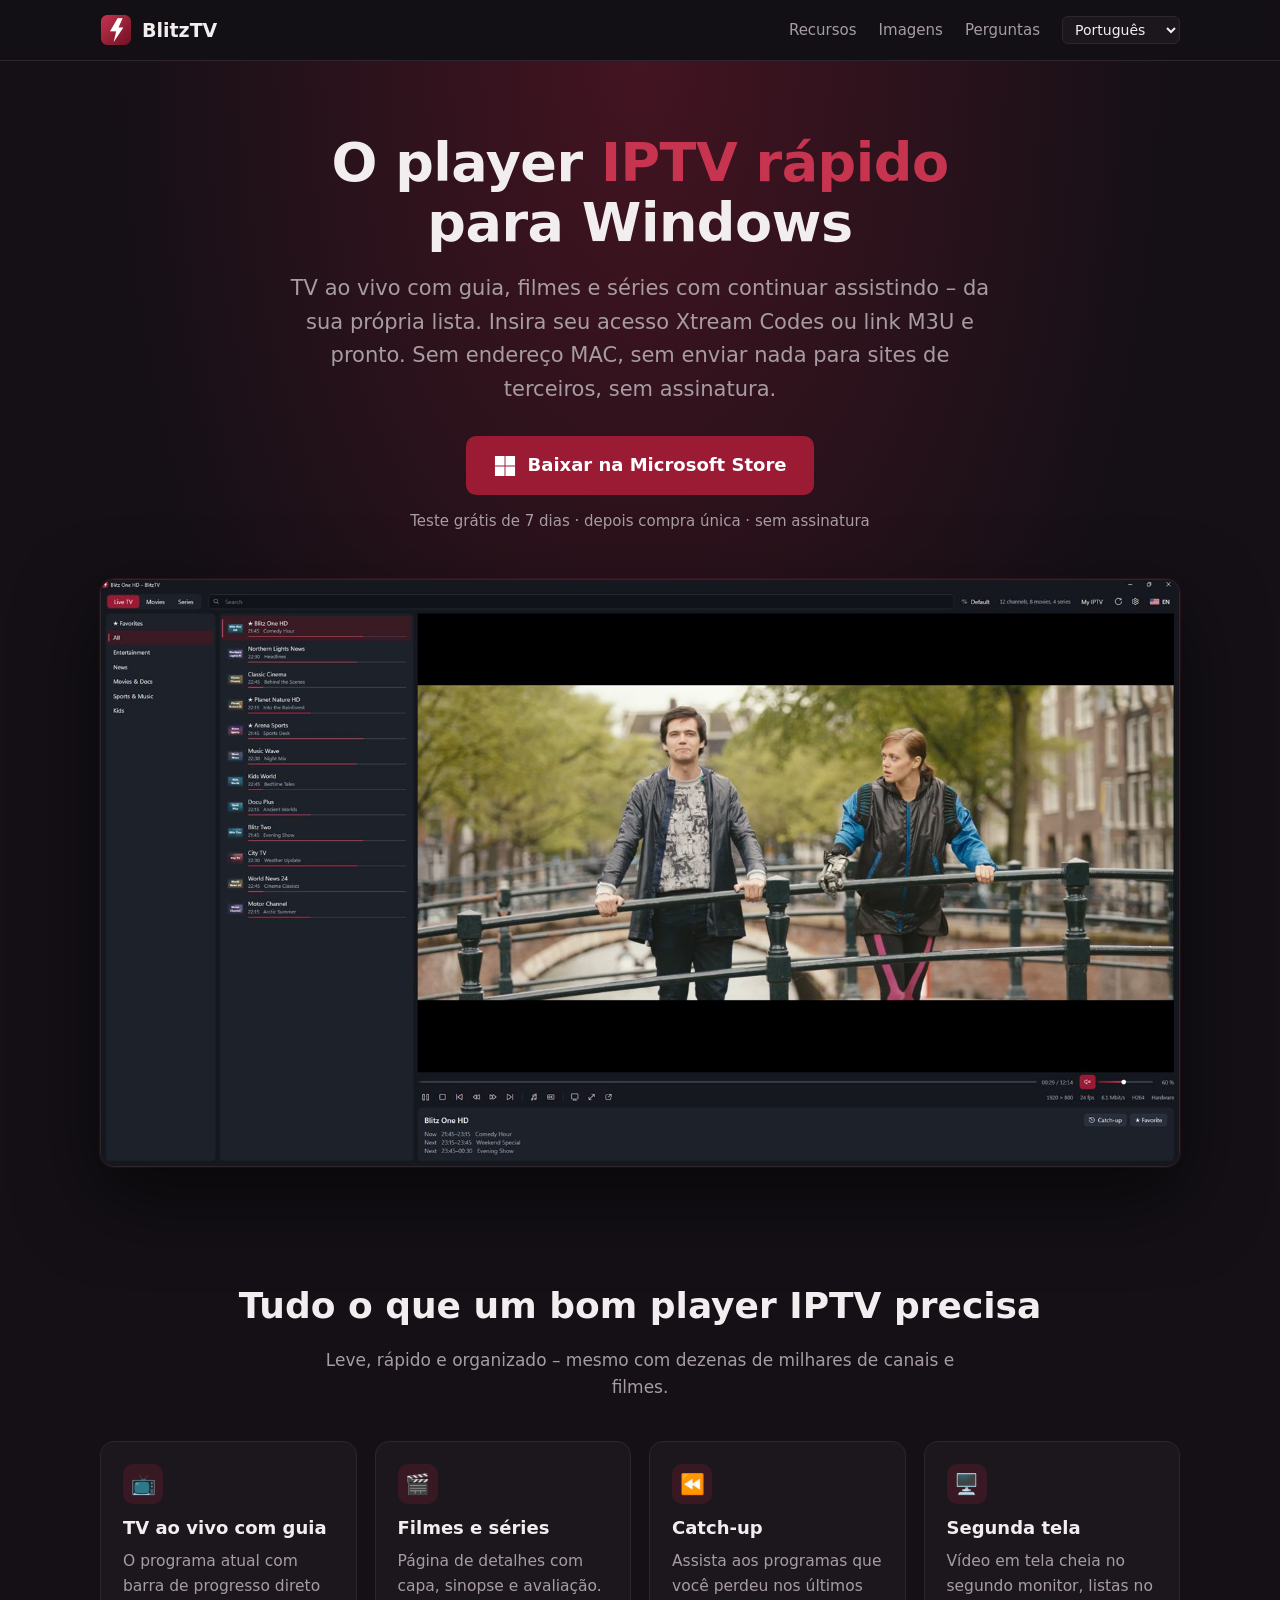
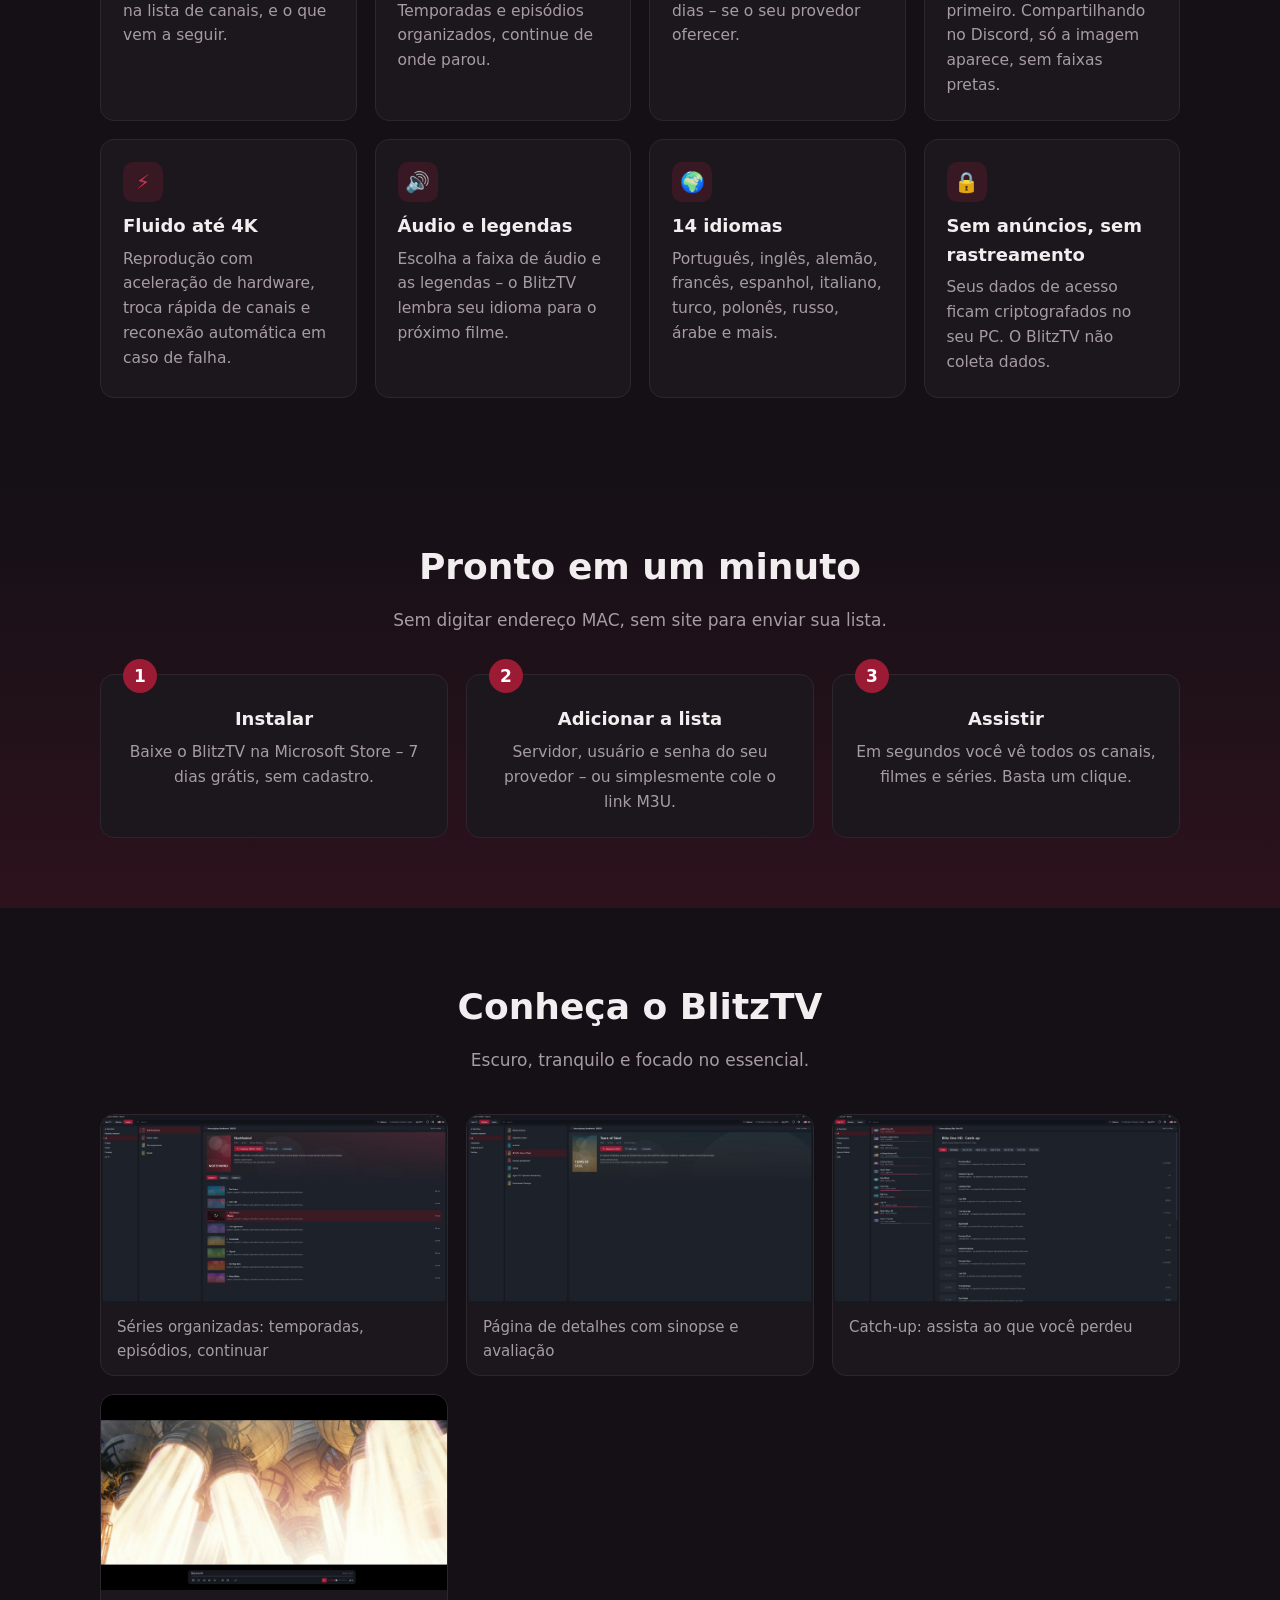
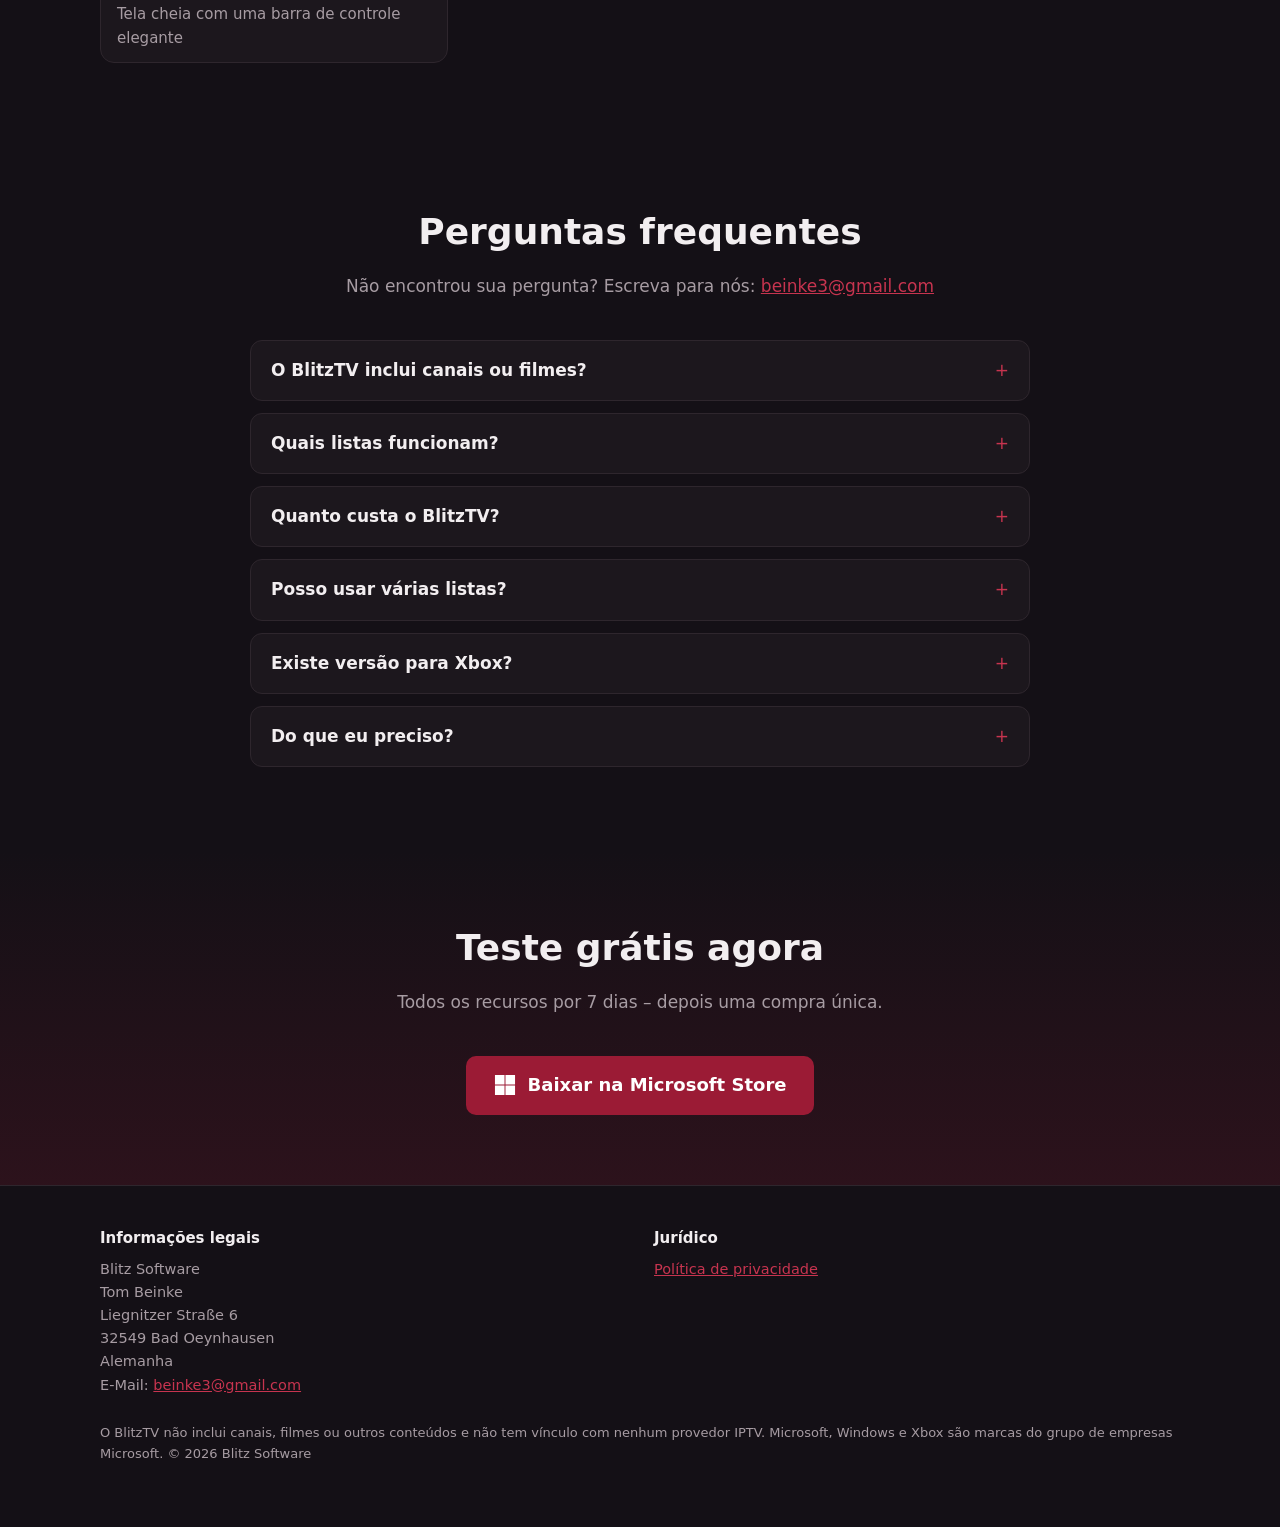
<file: pt.html>
<!doctype html>
<html lang="pt" dir="ltr">
<head>
<meta charset="utf-8">
<meta name="viewport" content="width=device-width, initial-scale=1">
<title>BlitzTV – Player IPTV para Windows 10 e 11 | Xtream Codes e M3U</title>
<meta name="description" content="BlitzTV &#233; um player IPTV r&#225;pido para Windows: TV ao vivo com guia, filmes e s&#233;ries com continuar assistindo, catch-up e segunda tela. Para Xtream Codes e M3U. Teste gr&#225;tis de 7 dias, depois compra &#250;nica.">
<meta name="keywords" content="player IPTV Windows, IPTV PC, player Xtream Codes, player M3U Windows 11, TiviMate para PC, app IPTV Windows">
<link rel="canonical" href="https://beinke3-lgtm.github.io/blitztv/pt.html">
<link rel="alternate" hreflang="de" href="https://beinke3-lgtm.github.io/blitztv/">
<link rel="alternate" hreflang="en" href="https://beinke3-lgtm.github.io/blitztv/en.html">
<link rel="alternate" hreflang="fr" href="https://beinke3-lgtm.github.io/blitztv/fr.html">
<link rel="alternate" hreflang="es" href="https://beinke3-lgtm.github.io/blitztv/es.html">
<link rel="alternate" hreflang="it" href="https://beinke3-lgtm.github.io/blitztv/it.html">
<link rel="alternate" hreflang="pt" href="https://beinke3-lgtm.github.io/blitztv/pt.html">
<link rel="alternate" hreflang="nl" href="https://beinke3-lgtm.github.io/blitztv/nl.html">
<link rel="alternate" hreflang="pl" href="https://beinke3-lgtm.github.io/blitztv/pl.html">
<link rel="alternate" hreflang="tr" href="https://beinke3-lgtm.github.io/blitztv/tr.html">
<link rel="alternate" hreflang="ru" href="https://beinke3-lgtm.github.io/blitztv/ru.html">
<link rel="alternate" hreflang="zh" href="https://beinke3-lgtm.github.io/blitztv/zh.html">
<link rel="alternate" hreflang="ja" href="https://beinke3-lgtm.github.io/blitztv/ja.html">
<link rel="alternate" hreflang="ar" href="https://beinke3-lgtm.github.io/blitztv/ar.html">
<link rel="alternate" hreflang="ko" href="https://beinke3-lgtm.github.io/blitztv/ko.html">
<link rel="alternate" hreflang="x-default" href="https://beinke3-lgtm.github.io/blitztv/en.html">
<link rel="icon" type="image/png" href="img/favicon.png">
<link rel="apple-touch-icon" href="img/apple-touch-icon.png">
<meta name="theme-color" content="#141016">
<meta property="og:type" content="website">
<meta property="og:title" content="BlitzTV – o player IPTV r&#225;pido para Windows">
<meta property="og:description" content="TV ao vivo, filmes e s&#233;ries da sua pr&#243;pria lista – r&#225;pido, organizado e sem assinatura.">
<meta property="og:image" content="https://beinke3-lgtm.github.io/blitztv/img/og.jpg">
<meta property="og:url" content="https://beinke3-lgtm.github.io/blitztv/pt.html">
<link rel="stylesheet" href="style.css">
<script type="application/ld+json">
{"@context":"https://schema.org","@type":"SoftwareApplication","name":"BlitzTV","applicationCategory":"MultimediaApplication",
 "operatingSystem":"Windows 10, Windows 11","inLanguage":"pt","description":"TV ao vivo, filmes e s&#233;ries da sua pr&#243;pria lista – r&#225;pido, organizado e sem assinatura.",
 "offers":{"@type":"Offer","price":"9.99","priceCurrency":"EUR"},
 "author":{"@type":"Organization","name":"Blitz Software"},
 "downloadUrl":"https://apps.microsoft.com/detail/9N7PVLDVX9PN?cid=website-pt","image":"https://beinke3-lgtm.github.io/blitztv/img/en-1-live.jpg"}
</script>
</head>
<body>

<header>
  <div class="wrap">
    <a class="brand" href="#"><img src="img/logo.png" alt="">BlitzTV</a>
    <nav>
      <a href="#features">Recursos</a>
      <a href="#screens">Imagens</a>
      <a href="#faq">Perguntas</a>
      <select class="lang" aria-label="Language" onchange="location.href=this.value"><option value="index.html">Deutsch</option><option value="en.html">English</option><option value="fr.html">Fran&#231;ais</option><option value="es.html">Espa&#241;ol</option><option value="it.html">Italiano</option><option value="pt.html" selected>Portugu&#234;s</option><option value="nl.html">Nederlands</option><option value="pl.html">Polski</option><option value="tr.html">T&#252;rk&#231;e</option><option value="ru.html">Русский</option><option value="zh.html">中文</option><option value="ja.html">日本語</option><option value="ar.html">العربية</option><option value="ko.html">한국어</option></select>
    </nav>
  </div>
</header>

<div class="hero">
  <div class="wrap">
    <h1>O player <span>IPTV r&#225;pido</span><br>para Windows</h1>
    <p class="lead">TV ao vivo com guia, filmes e s&#233;ries com continuar assistindo – da sua pr&#243;pria lista. Insira seu acesso Xtream Codes ou link M3U e pronto. Sem endere&#231;o MAC, sem enviar nada para sites de terceiros, sem assinatura.</p>
    <a class="cta" href="https://apps.microsoft.com/detail/9N7PVLDVX9PN?cid=website-pt">
      <svg viewBox="0 0 23 23" aria-hidden="true"><path fill="#fff" d="M1 1h10v10H1zM12 1h10v10H12zM1 12h10v10H1zM12 12h10v10H12z"/></svg>
      Baixar na Microsoft Store
    </a>
    <div class="price">Teste gr&#225;tis de 7 dias &#183; depois compra &#250;nica &#183; sem assinatura</div>
    <img class="shot" src="img/en-1-live.jpg" width="1600" height="870" alt="BlitzTV: TV ao vivo com lista de canais, programa atual e guia">
  </div>
</div>

<section id="features">
  <div class="wrap">
    <h2>Tudo o que um bom player IPTV precisa</h2>
    <p class="sub">Leve, r&#225;pido e organizado – mesmo com dezenas de milhares de canais e filmes.</p>
    <div class="grid">
      <div class="card"><div class="icon">📺</div><h3>TV ao vivo com guia</h3><p>O programa atual com barra de progresso direto na lista de canais, e o que vem a seguir.</p></div>
      <div class="card"><div class="icon">🎬</div><h3>Filmes e s&#233;ries</h3><p>P&#225;gina de detalhes com capa, sinopse e avalia&#231;&#227;o. Temporadas e epis&#243;dios organizados, continue de onde parou.</p></div>
      <div class="card"><div class="icon">⏪</div><h3>Catch-up</h3><p>Assista aos programas que voc&#234; perdeu nos &#250;ltimos dias – se o seu provedor oferecer.</p></div>
      <div class="card"><div class="icon">🖥️</div><h3>Segunda tela</h3><p>V&#237;deo em tela cheia no segundo monitor, listas no primeiro. Compartilhando no Discord, s&#243; a imagem aparece, sem faixas pretas.</p></div>
      <div class="card"><div class="icon">⚡</div><h3>Fluido at&#233; 4K</h3><p>Reprodu&#231;&#227;o com acelera&#231;&#227;o de hardware, troca r&#225;pida de canais e reconex&#227;o autom&#225;tica em caso de falha.</p></div>
      <div class="card"><div class="icon">🔊</div><h3>&#193;udio e legendas</h3><p>Escolha a faixa de &#225;udio e as legendas – o BlitzTV lembra seu idioma para o pr&#243;ximo filme.</p></div>
      <div class="card"><div class="icon">🌍</div><h3>14 idiomas</h3><p>Portugu&#234;s, ingl&#234;s, alem&#227;o, franc&#234;s, espanhol, italiano, turco, polon&#234;s, russo, &#225;rabe e mais.</p></div>
      <div class="card"><div class="icon">🔒</div><h3>Sem an&#250;ncios, sem rastreamento</h3><p>Seus dados de acesso ficam criptografados no seu PC. O BlitzTV n&#227;o coleta dados.</p></div>
    </div>
  </div>
</section>

<section class="band">
  <div class="wrap">
    <h2>Pronto em um minuto</h2>
    <p class="sub">Sem digitar endere&#231;o MAC, sem site para enviar sua lista.</p>
    <div class="steps">
      <div class="step"><h3>Instalar</h3><p>Baixe o BlitzTV na Microsoft Store – 7 dias gr&#225;tis, sem cadastro.</p></div>
      <div class="step"><h3>Adicionar a lista</h3><p>Servidor, usu&#225;rio e senha do seu provedor – ou simplesmente cole o link M3U.</p></div>
      <div class="step"><h3>Assistir</h3><p>Em segundos voc&#234; v&#234; todos os canais, filmes e s&#233;ries. Basta um clique.</p></div>
    </div>
  </div>
</section>

<section id="screens">
  <div class="wrap">
    <h2>Conhe&#231;a o BlitzTV</h2>
    <p class="sub">Escuro, tranquilo e focado no essencial.</p>
    <div class="gallery">
      <figure><img src="img/en-2-series.jpg" loading="lazy" alt="S&#233;ries organizadas: temporadas, epis&#243;dios, continuar"><figcaption>S&#233;ries organizadas: temporadas, epis&#243;dios, continuar</figcaption></figure>
      <figure><img src="img/en-3-movie.jpg" loading="lazy" alt="P&#225;gina de detalhes com sinopse e avalia&#231;&#227;o"><figcaption>P&#225;gina de detalhes com sinopse e avalia&#231;&#227;o</figcaption></figure>
      <figure><img src="img/en-4-archive.jpg" loading="lazy" alt="Catch-up: assista ao que voc&#234; perdeu"><figcaption>Catch-up: assista ao que voc&#234; perdeu</figcaption></figure>
      <figure><img src="img/en-5-fullscreen.jpg" loading="lazy" alt="Tela cheia com uma barra de controle elegante"><figcaption>Tela cheia com uma barra de controle elegante</figcaption></figure>
    </div>
  </div>
</section>

<section id="faq">
  <div class="wrap faq">
    <h2>Perguntas frequentes</h2>
    <p class="sub">N&#227;o encontrou sua pergunta? Escreva para n&#243;s: <a href="mailto:beinke3@gmail.com">beinke3@gmail.com</a></p>
    <details><summary>O BlitzTV inclui canais ou filmes?</summary><p>N&#227;o. O BlitzTV &#233; apenas um player e n&#227;o cont&#233;m conte&#250;do. Voc&#234; precisa de uma lista de um provedor IPTV. Use apenas listas que voc&#234; tem o direito de usar.</p></details>
    <details><summary>Quais listas funcionam?</summary><p>Acessos Xtream Codes (servidor, usu&#225;rio, senha) e listas M3U como link ou arquivo. Um link M3U do Xtream &#233; configurado automaticamente como acesso Xtream – com guia, s&#233;ries e catch-up.</p></details>
    <details><summary>Quanto custa o BlitzTV?</summary><p>Voc&#234; pode testar o BlitzTV gr&#225;tis por 7 dias, com todos os recursos. Depois &#233; uma compra &#250;nica – sem assinatura, com todas as atualiza&#231;&#245;es futuras.</p></details>
    <details><summary>Posso usar v&#225;rias listas?</summary><p>Sim. Adicione quantas listas quiser e alterne entre elas a qualquer momento. Favoritos e progresso ficam salvos por lista.</p></details>
    <details><summary>Existe vers&#227;o para Xbox?</summary><p>Uma vers&#227;o para Xbox est&#225; em desenvolvimento. A ideia: compre uma vez e use no PC e no Xbox.</p></details>
    <details><summary>Do que eu preciso?</summary><p>Um PC com Windows 10 ou Windows 11 (64 bits) e conex&#227;o com a internet. Para 4K, recomenda-se uma conex&#227;o r&#225;pida.</p></details>
  </div>
</section>

<section class="band">
  <div class="wrap">
    <h2>Teste gr&#225;tis agora</h2>
    <p class="sub">Todos os recursos por 7 dias – depois uma compra &#250;nica.</p>
    <a class="cta" href="https://apps.microsoft.com/detail/9N7PVLDVX9PN?cid=website-pt">
      <svg viewBox="0 0 23 23" aria-hidden="true"><path fill="#fff" d="M1 1h10v10H1zM12 1h10v10H12zM1 12h10v10H1zM12 12h10v10H12z"/></svg>
      Baixar na Microsoft Store
    </a>
  </div>
</section>

<footer>
  <div class="wrap">
    <div class="cols">
      <div>
        <h4>Informa&#231;&#245;es legais</h4>
        <address>Blitz Software<br>Tom Beinke<br>Liegnitzer Straße 6<br>32549 Bad Oeynhausen<br>Alemanha<br>
          E-Mail: <a href="mailto:beinke3@gmail.com">beinke3@gmail.com</a></address>
      </div>
      <div>
        <h4>Jur&#237;dico</h4>
        <a href="privacy.html">Pol&#237;tica de privacidade</a>
      </div>
    </div>
    <p class="note">O BlitzTV n&#227;o inclui canais, filmes ou outros conte&#250;dos e n&#227;o tem v&#237;nculo com nenhum provedor IPTV. Microsoft, Windows e Xbox s&#227;o marcas do grupo de empresas Microsoft. © 2026 Blitz Software</p>
  </div>
</footer>

</body>
</html>
</file>
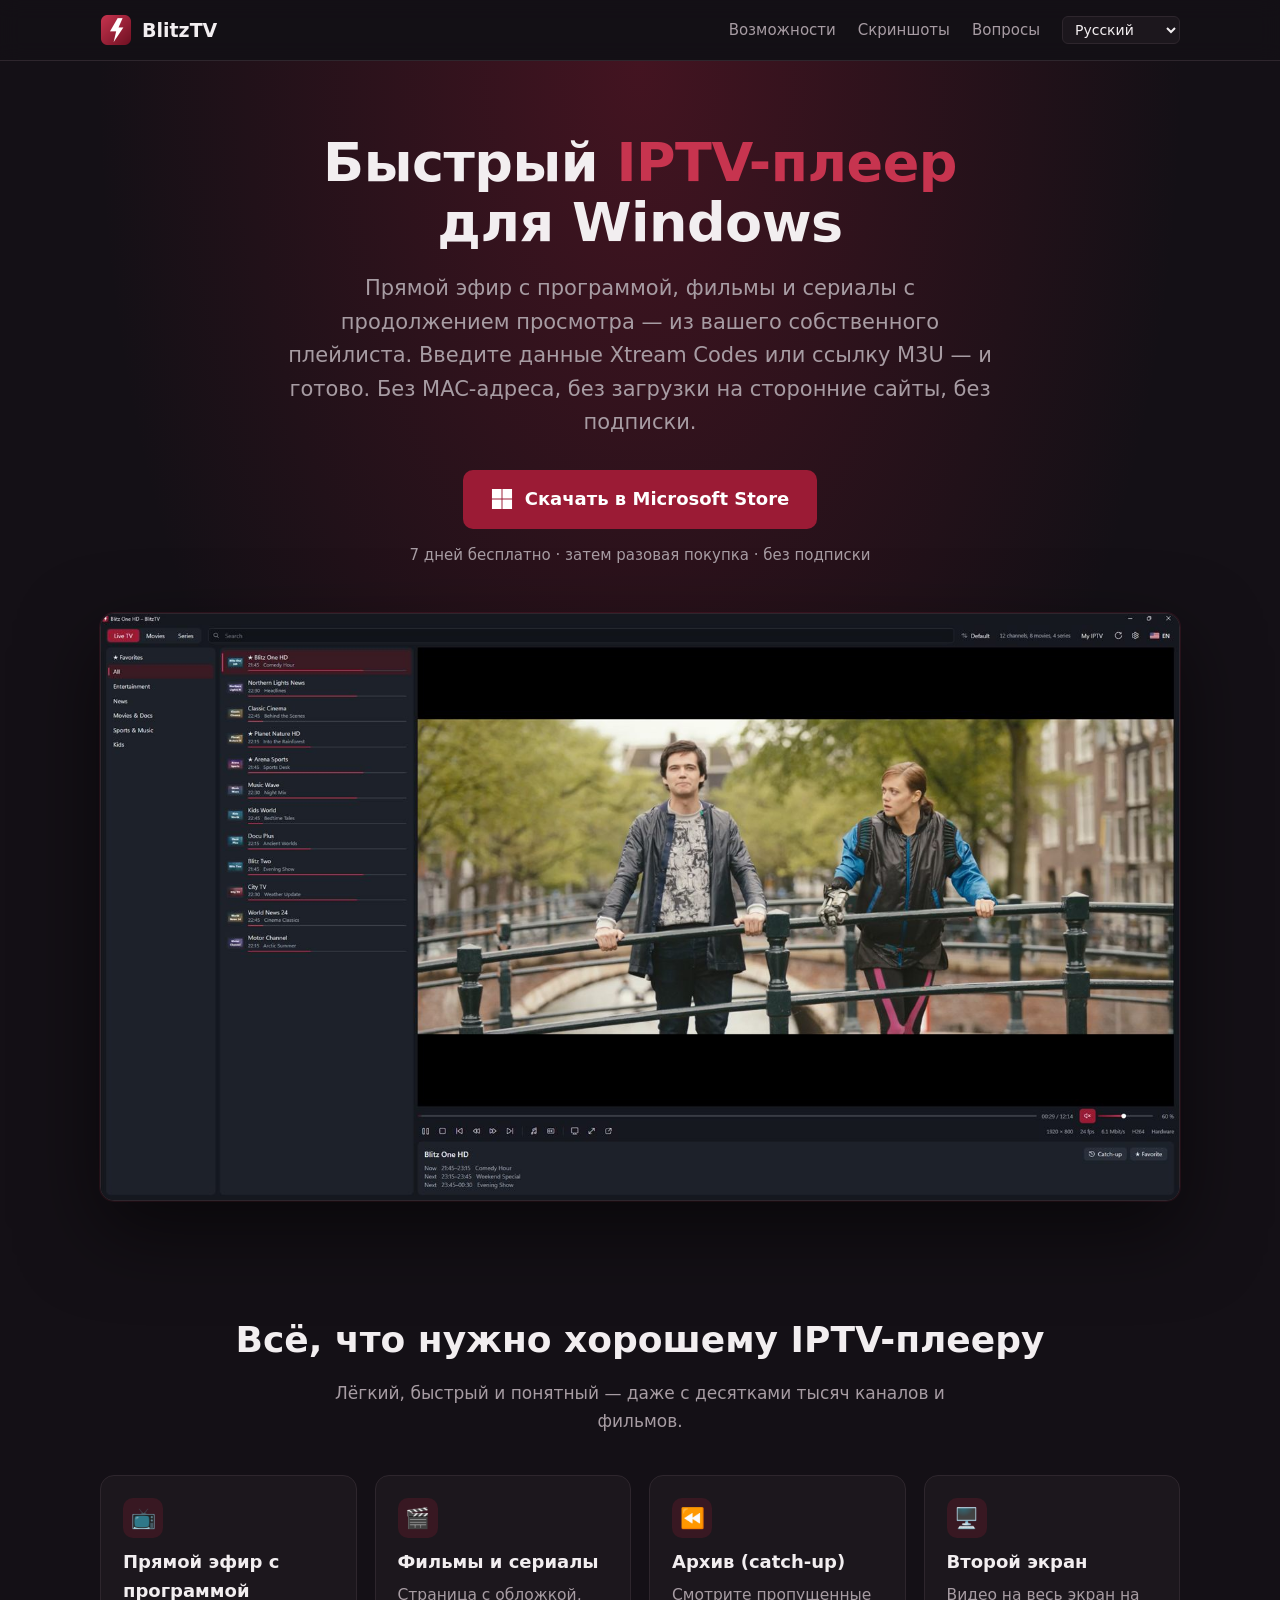
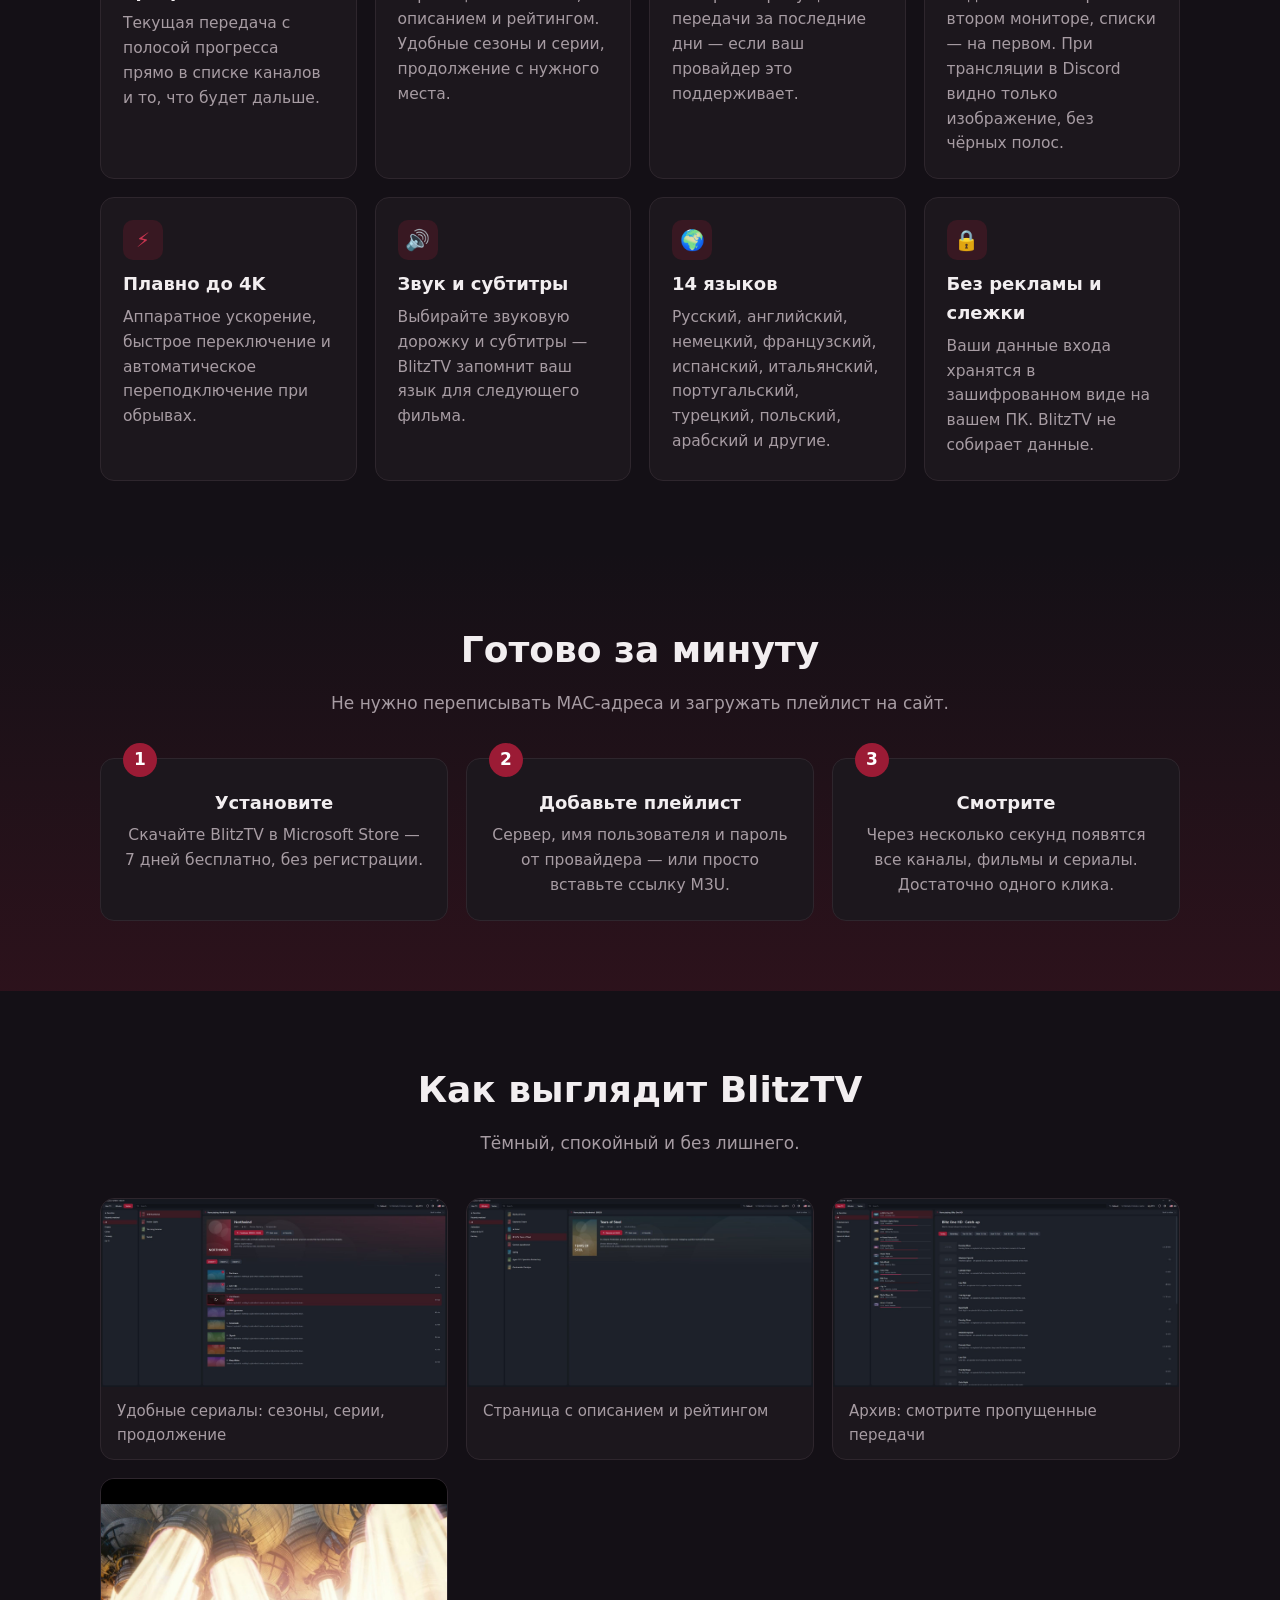
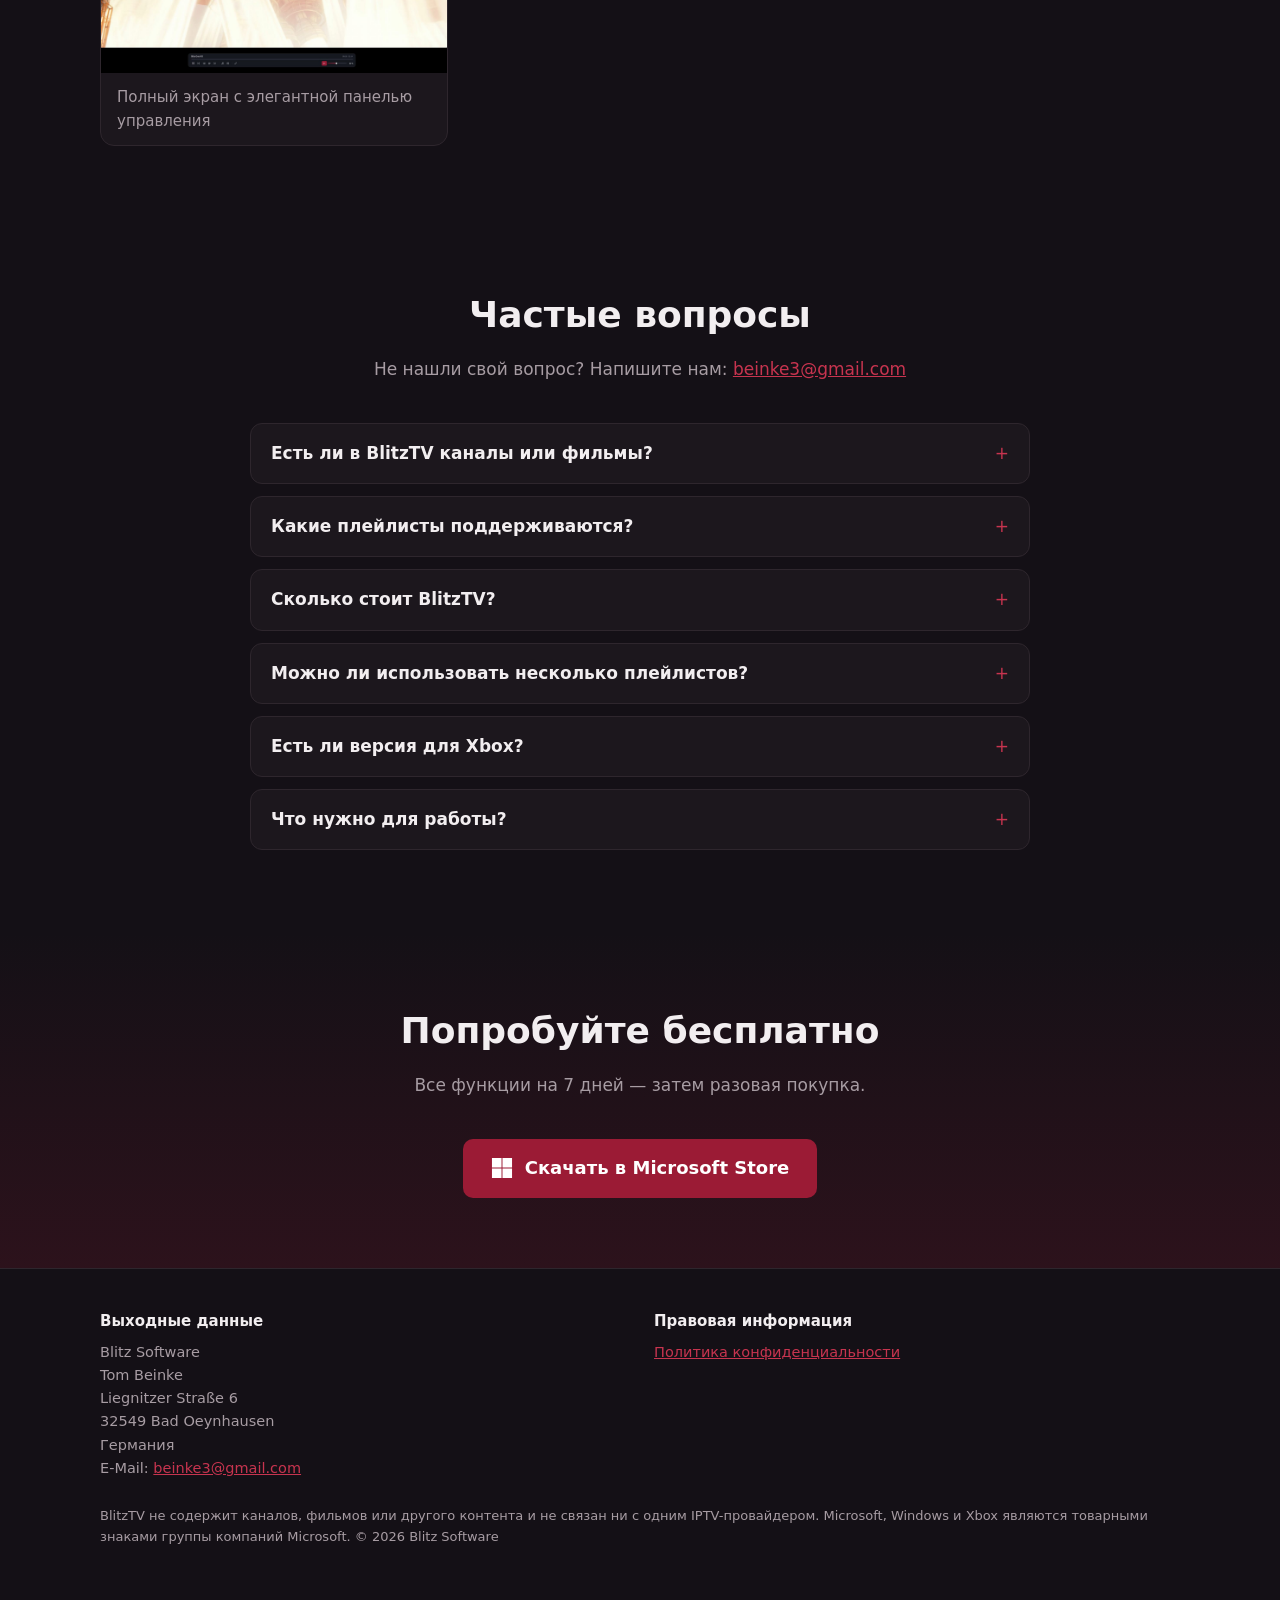
<file: ru.html>
<!doctype html>
<html lang="ru" dir="ltr">
<head>
<meta charset="utf-8">
<meta name="viewport" content="width=device-width, initial-scale=1">
<title>BlitzTV – IPTV-плеер для Windows 10 и 11 | Xtream Codes и M3U</title>
<meta name="description" content="BlitzTV — быстрый IPTV-плеер для Windows: прямой эфир с программой, фильмы и сериалы с продолжением просмотра, архив и второй экран. Для Xtream Codes и M3U. 7 дней бесплатно, затем разовая покупка.">
<meta name="keywords" content="IPTV плеер Windows, IPTV на ПК, плеер Xtream Codes, M3U плеер Windows 11, TiviMate для ПК, IPTV приложение Windows">
<link rel="canonical" href="https://beinke3-lgtm.github.io/blitztv/ru.html">
<link rel="alternate" hreflang="de" href="https://beinke3-lgtm.github.io/blitztv/">
<link rel="alternate" hreflang="en" href="https://beinke3-lgtm.github.io/blitztv/en.html">
<link rel="alternate" hreflang="fr" href="https://beinke3-lgtm.github.io/blitztv/fr.html">
<link rel="alternate" hreflang="es" href="https://beinke3-lgtm.github.io/blitztv/es.html">
<link rel="alternate" hreflang="it" href="https://beinke3-lgtm.github.io/blitztv/it.html">
<link rel="alternate" hreflang="pt" href="https://beinke3-lgtm.github.io/blitztv/pt.html">
<link rel="alternate" hreflang="nl" href="https://beinke3-lgtm.github.io/blitztv/nl.html">
<link rel="alternate" hreflang="pl" href="https://beinke3-lgtm.github.io/blitztv/pl.html">
<link rel="alternate" hreflang="tr" href="https://beinke3-lgtm.github.io/blitztv/tr.html">
<link rel="alternate" hreflang="ru" href="https://beinke3-lgtm.github.io/blitztv/ru.html">
<link rel="alternate" hreflang="zh" href="https://beinke3-lgtm.github.io/blitztv/zh.html">
<link rel="alternate" hreflang="ja" href="https://beinke3-lgtm.github.io/blitztv/ja.html">
<link rel="alternate" hreflang="ar" href="https://beinke3-lgtm.github.io/blitztv/ar.html">
<link rel="alternate" hreflang="ko" href="https://beinke3-lgtm.github.io/blitztv/ko.html">
<link rel="alternate" hreflang="x-default" href="https://beinke3-lgtm.github.io/blitztv/en.html">
<link rel="icon" type="image/png" href="img/favicon.png">
<link rel="apple-touch-icon" href="img/apple-touch-icon.png">
<meta name="theme-color" content="#141016">
<meta property="og:type" content="website">
<meta property="og:title" content="BlitzTV — быстрый IPTV-плеер для Windows">
<meta property="og:description" content="Прямой эфир, фильмы и сериалы из вашего плейлиста — быстро, удобно, без подписки.">
<meta property="og:image" content="https://beinke3-lgtm.github.io/blitztv/img/og.jpg">
<meta property="og:url" content="https://beinke3-lgtm.github.io/blitztv/ru.html">
<link rel="stylesheet" href="style.css">
<script type="application/ld+json">
{"@context":"https://schema.org","@type":"SoftwareApplication","name":"BlitzTV","applicationCategory":"MultimediaApplication",
 "operatingSystem":"Windows 10, Windows 11","inLanguage":"ru","description":"Прямой эфир, фильмы и сериалы из вашего плейлиста — быстро, удобно, без подписки.",
 "offers":{"@type":"Offer","price":"9.99","priceCurrency":"EUR"},
 "author":{"@type":"Organization","name":"Blitz Software"},
 "downloadUrl":"https://apps.microsoft.com/detail/9N7PVLDVX9PN?cid=website-ru","image":"https://beinke3-lgtm.github.io/blitztv/img/en-1-live.jpg"}
</script>
</head>
<body>

<header>
  <div class="wrap">
    <a class="brand" href="#"><img src="img/logo.png" alt="">BlitzTV</a>
    <nav>
      <a href="#features">Возможности</a>
      <a href="#screens">Скриншоты</a>
      <a href="#faq">Вопросы</a>
      <select class="lang" aria-label="Language" onchange="location.href=this.value"><option value="index.html">Deutsch</option><option value="en.html">English</option><option value="fr.html">Fran&#231;ais</option><option value="es.html">Espa&#241;ol</option><option value="it.html">Italiano</option><option value="pt.html">Portugu&#234;s</option><option value="nl.html">Nederlands</option><option value="pl.html">Polski</option><option value="tr.html">T&#252;rk&#231;e</option><option value="ru.html" selected>Русский</option><option value="zh.html">中文</option><option value="ja.html">日本語</option><option value="ar.html">العربية</option><option value="ko.html">한국어</option></select>
    </nav>
  </div>
</header>

<div class="hero">
  <div class="wrap">
    <h1>Быстрый <span>IPTV-плеер</span><br>для Windows</h1>
    <p class="lead">Прямой эфир с программой, фильмы и сериалы с продолжением просмотра — из вашего собственного плейлиста. Введите данные Xtream Codes или ссылку M3U — и готово. Без MAC-адреса, без загрузки на сторонние сайты, без подписки.</p>
    <a class="cta" href="https://apps.microsoft.com/detail/9N7PVLDVX9PN?cid=website-ru">
      <svg viewBox="0 0 23 23" aria-hidden="true"><path fill="#fff" d="M1 1h10v10H1zM12 1h10v10H12zM1 12h10v10H1zM12 12h10v10H12z"/></svg>
      Скачать в Microsoft Store
    </a>
    <div class="price">7 дней бесплатно &#183; затем разовая покупка &#183; без подписки</div>
    <img class="shot" src="img/en-1-live.jpg" width="1600" height="870" alt="BlitzTV: прямой эфир со списком каналов, текущей передачей и программой">
  </div>
</div>

<section id="features">
  <div class="wrap">
    <h2>Всё, что нужно хорошему IPTV-плееру</h2>
    <p class="sub">Лёгкий, быстрый и понятный — даже с десятками тысяч каналов и фильмов.</p>
    <div class="grid">
      <div class="card"><div class="icon">📺</div><h3>Прямой эфир с программой</h3><p>Текущая передача с полосой прогресса прямо в списке каналов и то, что будет дальше.</p></div>
      <div class="card"><div class="icon">🎬</div><h3>Фильмы и сериалы</h3><p>Страница с обложкой, описанием и рейтингом. Удобные сезоны и серии, продолжение с нужного места.</p></div>
      <div class="card"><div class="icon">⏪</div><h3>Архив (catch-up)</h3><p>Смотрите пропущенные передачи за последние дни — если ваш провайдер это поддерживает.</p></div>
      <div class="card"><div class="icon">🖥️</div><h3>Второй экран</h3><p>Видео на весь экран на втором мониторе, списки — на первом. При трансляции в Discord видно только изображение, без чёрных полос.</p></div>
      <div class="card"><div class="icon">⚡</div><h3>Плавно до 4K</h3><p>Аппаратное ускорение, быстрое переключение и автоматическое переподключение при обрывах.</p></div>
      <div class="card"><div class="icon">🔊</div><h3>Звук и субтитры</h3><p>Выбирайте звуковую дорожку и субтитры — BlitzTV запомнит ваш язык для следующего фильма.</p></div>
      <div class="card"><div class="icon">🌍</div><h3>14 языков</h3><p>Русский, английский, немецкий, французский, испанский, итальянский, португальский, турецкий, польский, арабский и другие.</p></div>
      <div class="card"><div class="icon">🔒</div><h3>Без рекламы и слежки</h3><p>Ваши данные входа хранятся в зашифрованном виде на вашем ПК. BlitzTV не собирает данные.</p></div>
    </div>
  </div>
</section>

<section class="band">
  <div class="wrap">
    <h2>Готово за минуту</h2>
    <p class="sub">Не нужно переписывать MAC-адреса и загружать плейлист на сайт.</p>
    <div class="steps">
      <div class="step"><h3>Установите</h3><p>Скачайте BlitzTV в Microsoft Store — 7 дней бесплатно, без регистрации.</p></div>
      <div class="step"><h3>Добавьте плейлист</h3><p>Сервер, имя пользователя и пароль от провайдера — или просто вставьте ссылку M3U.</p></div>
      <div class="step"><h3>Смотрите</h3><p>Через несколько секунд появятся все каналы, фильмы и сериалы. Достаточно одного клика.</p></div>
    </div>
  </div>
</section>

<section id="screens">
  <div class="wrap">
    <h2>Как выглядит BlitzTV</h2>
    <p class="sub">Тёмный, спокойный и без лишнего.</p>
    <div class="gallery">
      <figure><img src="img/en-2-series.jpg" loading="lazy" alt="Удобные сериалы: сезоны, серии, продолжение"><figcaption>Удобные сериалы: сезоны, серии, продолжение</figcaption></figure>
      <figure><img src="img/en-3-movie.jpg" loading="lazy" alt="Страница с описанием и рейтингом"><figcaption>Страница с описанием и рейтингом</figcaption></figure>
      <figure><img src="img/en-4-archive.jpg" loading="lazy" alt="Архив: смотрите пропущенные передачи"><figcaption>Архив: смотрите пропущенные передачи</figcaption></figure>
      <figure><img src="img/en-5-fullscreen.jpg" loading="lazy" alt="Полный экран с элегантной панелью управления"><figcaption>Полный экран с элегантной панелью управления</figcaption></figure>
    </div>
  </div>
</section>

<section id="faq">
  <div class="wrap faq">
    <h2>Частые вопросы</h2>
    <p class="sub">Не нашли свой вопрос? Напишите нам: <a href="mailto:beinke3@gmail.com">beinke3@gmail.com</a></p>
    <details><summary>Есть ли в BlitzTV каналы или фильмы?</summary><p>Нет. BlitzTV — только плеер и не содержит контента. Нужен плейлист от IPTV-провайдера. Используйте только плейлисты, на которые у вас есть права.</p></details>
    <details><summary>Какие плейлисты поддерживаются?</summary><p>Доступы Xtream Codes (сервер, имя пользователя, пароль) и плейлисты M3U в виде ссылки или файла. Ссылка M3U от Xtream автоматически настраивается как доступ Xtream — с программой, сериалами и архивом.</p></details>
    <details><summary>Сколько стоит BlitzTV?</summary><p>BlitzTV можно бесплатно попробовать 7 дней со всеми функциями. Затем — разовая покупка: без подписки, все будущие обновления включены.</p></details>
    <details><summary>Можно ли использовать несколько плейлистов?</summary><p>Да. Добавляйте сколько угодно плейлистов и переключайтесь между ними в любой момент. Избранное и прогресс сохраняются для каждого плейлиста.</p></details>
    <details><summary>Есть ли версия для Xbox?</summary><p>Версия для Xbox в разработке. План: купить один раз и пользоваться на ПК и Xbox.</p></details>
    <details><summary>Что нужно для работы?</summary><p>ПК с Windows 10 или Windows 11 (64 бит) и подключение к интернету. Для 4K рекомендуется быстрый канал.</p></details>
  </div>
</section>

<section class="band">
  <div class="wrap">
    <h2>Попробуйте бесплатно</h2>
    <p class="sub">Все функции на 7 дней — затем разовая покупка.</p>
    <a class="cta" href="https://apps.microsoft.com/detail/9N7PVLDVX9PN?cid=website-ru">
      <svg viewBox="0 0 23 23" aria-hidden="true"><path fill="#fff" d="M1 1h10v10H1zM12 1h10v10H12zM1 12h10v10H1zM12 12h10v10H12z"/></svg>
      Скачать в Microsoft Store
    </a>
  </div>
</section>

<footer>
  <div class="wrap">
    <div class="cols">
      <div>
        <h4>Выходные данные</h4>
        <address>Blitz Software<br>Tom Beinke<br>Liegnitzer Straße 6<br>32549 Bad Oeynhausen<br>Германия<br>
          E-Mail: <a href="mailto:beinke3@gmail.com">beinke3@gmail.com</a></address>
      </div>
      <div>
        <h4>Правовая информация</h4>
        <a href="privacy.html">Политика конфиденциальности</a>
      </div>
    </div>
    <p class="note">BlitzTV не содержит каналов, фильмов или другого контента и не связан ни с одним IPTV-провайдером. Microsoft, Windows и Xbox являются товарными знаками группы компаний Microsoft. © 2026 Blitz Software</p>
  </div>
</footer>

</body>
</html>
</file>
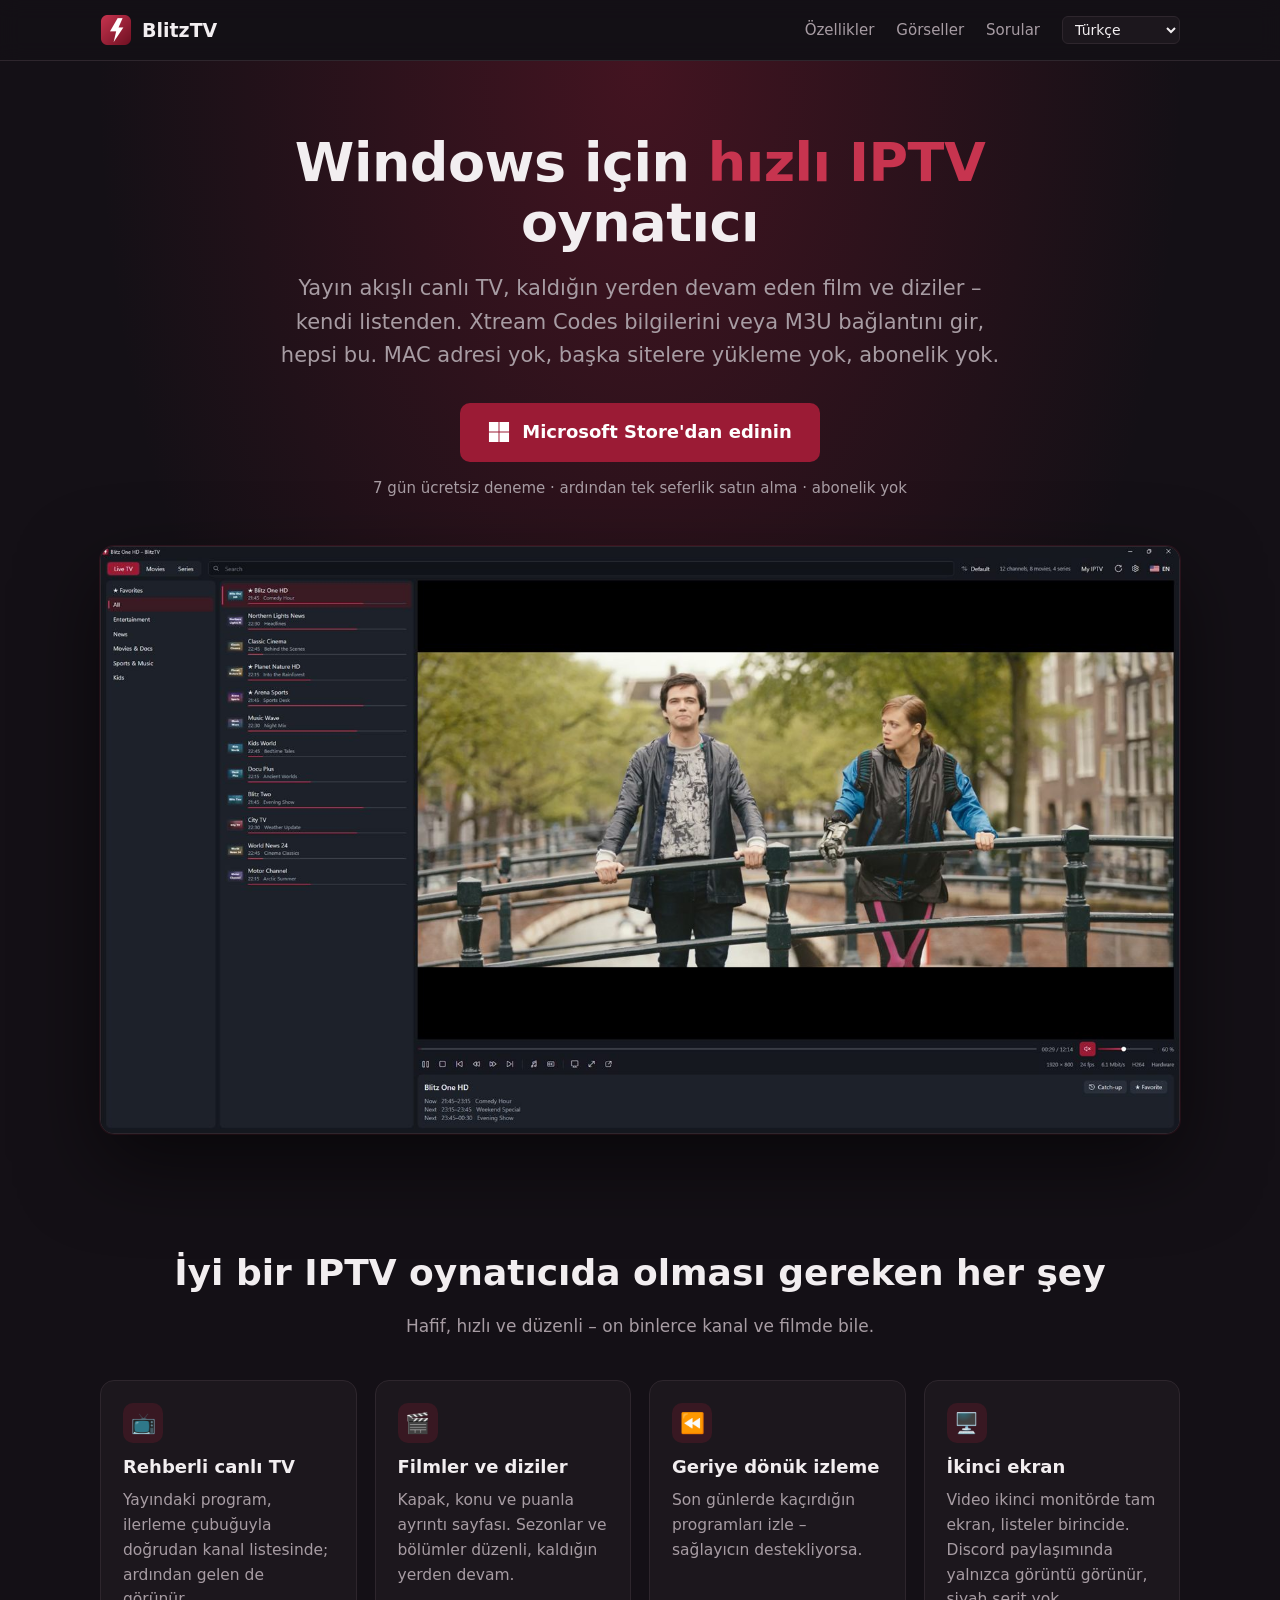
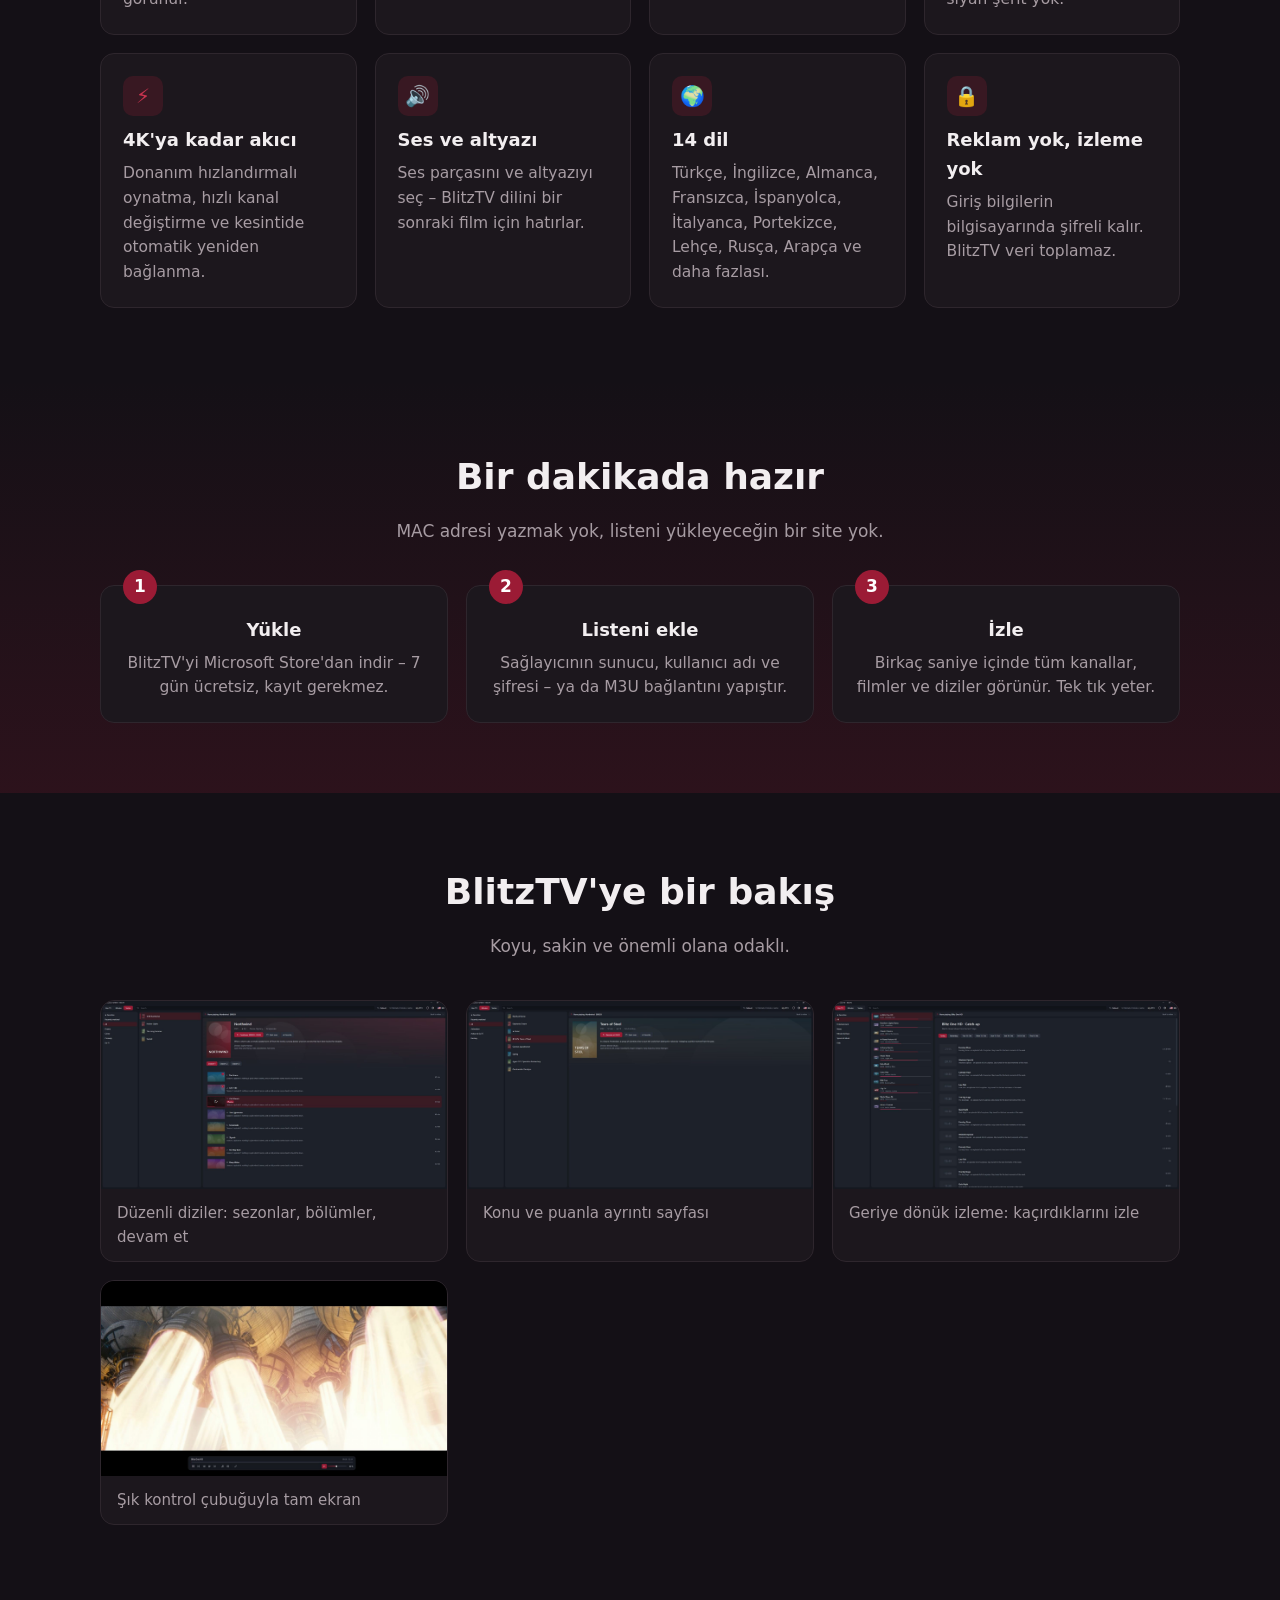
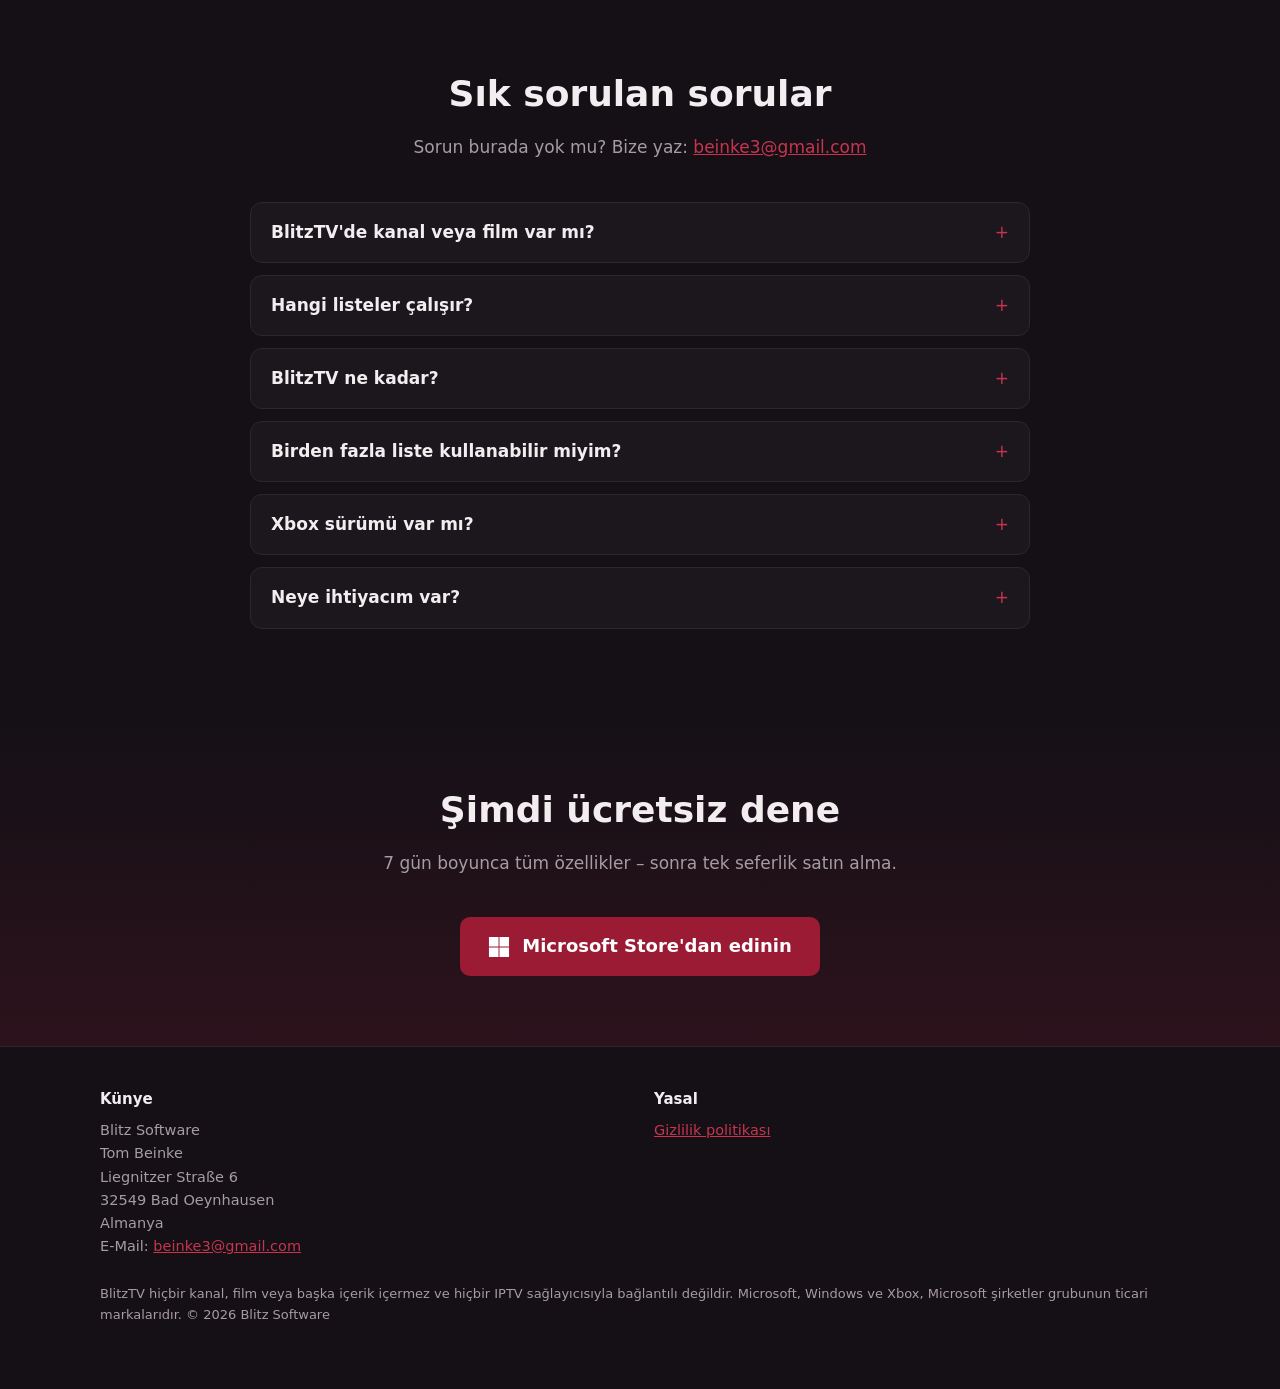
<file: tr.html>
<!doctype html>
<html lang="tr" dir="ltr">
<head>
<meta charset="utf-8">
<meta name="viewport" content="width=device-width, initial-scale=1">
<title>BlitzTV – Windows 10 ve 11 i&#231;in IPTV Oynatıcı | Xtream Codes ve M3U</title>
<meta name="description" content="BlitzTV, Windows i&#231;in hızlı bir IPTV oynatıcıdır: yayın akışlı canlı TV, kaldığın yerden devam eden film ve diziler, geriye d&#246;n&#252;k izleme ve ikinci ekran. Xtream Codes ve M3U i&#231;in. 7 g&#252;n &#252;cretsiz dene, sonra tek seferlik satın al.">
<meta name="keywords" content="IPTV oynatıcı Windows, IPTV PC, Xtream Codes oynatıcı, M3U oynatıcı Windows 11, PC i&#231;in TiviMate, IPTV uygulaması Windows">
<link rel="canonical" href="https://beinke3-lgtm.github.io/blitztv/tr.html">
<link rel="alternate" hreflang="de" href="https://beinke3-lgtm.github.io/blitztv/">
<link rel="alternate" hreflang="en" href="https://beinke3-lgtm.github.io/blitztv/en.html">
<link rel="alternate" hreflang="fr" href="https://beinke3-lgtm.github.io/blitztv/fr.html">
<link rel="alternate" hreflang="es" href="https://beinke3-lgtm.github.io/blitztv/es.html">
<link rel="alternate" hreflang="it" href="https://beinke3-lgtm.github.io/blitztv/it.html">
<link rel="alternate" hreflang="pt" href="https://beinke3-lgtm.github.io/blitztv/pt.html">
<link rel="alternate" hreflang="nl" href="https://beinke3-lgtm.github.io/blitztv/nl.html">
<link rel="alternate" hreflang="pl" href="https://beinke3-lgtm.github.io/blitztv/pl.html">
<link rel="alternate" hreflang="tr" href="https://beinke3-lgtm.github.io/blitztv/tr.html">
<link rel="alternate" hreflang="ru" href="https://beinke3-lgtm.github.io/blitztv/ru.html">
<link rel="alternate" hreflang="zh" href="https://beinke3-lgtm.github.io/blitztv/zh.html">
<link rel="alternate" hreflang="ja" href="https://beinke3-lgtm.github.io/blitztv/ja.html">
<link rel="alternate" hreflang="ar" href="https://beinke3-lgtm.github.io/blitztv/ar.html">
<link rel="alternate" hreflang="ko" href="https://beinke3-lgtm.github.io/blitztv/ko.html">
<link rel="alternate" hreflang="x-default" href="https://beinke3-lgtm.github.io/blitztv/en.html">
<link rel="icon" type="image/png" href="img/favicon.png">
<link rel="apple-touch-icon" href="img/apple-touch-icon.png">
<meta name="theme-color" content="#141016">
<meta property="og:type" content="website">
<meta property="og:title" content="BlitzTV – Windows i&#231;in hızlı IPTV oynatıcı">
<meta property="og:description" content="Kendi listenden canlı TV, film ve diziler – hızlı, d&#252;zenli, abonelik yok.">
<meta property="og:image" content="https://beinke3-lgtm.github.io/blitztv/img/og.jpg">
<meta property="og:url" content="https://beinke3-lgtm.github.io/blitztv/tr.html">
<link rel="stylesheet" href="style.css">
<script type="application/ld+json">
{"@context":"https://schema.org","@type":"SoftwareApplication","name":"BlitzTV","applicationCategory":"MultimediaApplication",
 "operatingSystem":"Windows 10, Windows 11","inLanguage":"tr","description":"Kendi listenden canlı TV, film ve diziler – hızlı, d&#252;zenli, abonelik yok.",
 "offers":{"@type":"Offer","price":"9.99","priceCurrency":"EUR"},
 "author":{"@type":"Organization","name":"Blitz Software"},
 "downloadUrl":"https://apps.microsoft.com/detail/9N7PVLDVX9PN?cid=website-tr","image":"https://beinke3-lgtm.github.io/blitztv/img/en-1-live.jpg"}
</script>
</head>
<body>

<header>
  <div class="wrap">
    <a class="brand" href="#"><img src="img/logo.png" alt="">BlitzTV</a>
    <nav>
      <a href="#features">&#214;zellikler</a>
      <a href="#screens">G&#246;rseller</a>
      <a href="#faq">Sorular</a>
      <select class="lang" aria-label="Language" onchange="location.href=this.value"><option value="index.html">Deutsch</option><option value="en.html">English</option><option value="fr.html">Fran&#231;ais</option><option value="es.html">Espa&#241;ol</option><option value="it.html">Italiano</option><option value="pt.html">Portugu&#234;s</option><option value="nl.html">Nederlands</option><option value="pl.html">Polski</option><option value="tr.html" selected>T&#252;rk&#231;e</option><option value="ru.html">Русский</option><option value="zh.html">中文</option><option value="ja.html">日本語</option><option value="ar.html">العربية</option><option value="ko.html">한국어</option></select>
    </nav>
  </div>
</header>

<div class="hero">
  <div class="wrap">
    <h1>Windows i&#231;in <span>hızlı IPTV</span><br>oynatıcı</h1>
    <p class="lead">Yayın akışlı canlı TV, kaldığın yerden devam eden film ve diziler – kendi listenden. Xtream Codes bilgilerini veya M3U bağlantını gir, hepsi bu. MAC adresi yok, başka sitelere y&#252;kleme yok, abonelik yok.</p>
    <a class="cta" href="https://apps.microsoft.com/detail/9N7PVLDVX9PN?cid=website-tr">
      <svg viewBox="0 0 23 23" aria-hidden="true"><path fill="#fff" d="M1 1h10v10H1zM12 1h10v10H12zM1 12h10v10H1zM12 12h10v10H12z"/></svg>
      Microsoft Store&#39;dan edinin
    </a>
    <div class="price">7 g&#252;n &#252;cretsiz deneme &#183; ardından tek seferlik satın alma &#183; abonelik yok</div>
    <img class="shot" src="img/en-1-live.jpg" width="1600" height="870" alt="BlitzTV: kanal listesi, yayındaki program ve rehberle canlı TV">
  </div>
</div>

<section id="features">
  <div class="wrap">
    <h2>İyi bir IPTV oynatıcıda olması gereken her şey</h2>
    <p class="sub">Hafif, hızlı ve d&#252;zenli – on binlerce kanal ve filmde bile.</p>
    <div class="grid">
      <div class="card"><div class="icon">📺</div><h3>Rehberli canlı TV</h3><p>Yayındaki program, ilerleme &#231;ubuğuyla doğrudan kanal listesinde; ardından gelen de g&#246;r&#252;n&#252;r.</p></div>
      <div class="card"><div class="icon">🎬</div><h3>Filmler ve diziler</h3><p>Kapak, konu ve puanla ayrıntı sayfası. Sezonlar ve b&#246;l&#252;mler d&#252;zenli, kaldığın yerden devam.</p></div>
      <div class="card"><div class="icon">⏪</div><h3>Geriye d&#246;n&#252;k izleme</h3><p>Son g&#252;nlerde ka&#231;ırdığın programları izle – sağlayıcın destekliyorsa.</p></div>
      <div class="card"><div class="icon">🖥️</div><h3>İkinci ekran</h3><p>Video ikinci monit&#246;rde tam ekran, listeler birincide. Discord paylaşımında yalnızca g&#246;r&#252;nt&#252; g&#246;r&#252;n&#252;r, siyah şerit yok.</p></div>
      <div class="card"><div class="icon">⚡</div><h3>4K&#39;ya kadar akıcı</h3><p>Donanım hızlandırmalı oynatma, hızlı kanal değiştirme ve kesintide otomatik yeniden bağlanma.</p></div>
      <div class="card"><div class="icon">🔊</div><h3>Ses ve altyazı</h3><p>Ses par&#231;asını ve altyazıyı se&#231; – BlitzTV dilini bir sonraki film i&#231;in hatırlar.</p></div>
      <div class="card"><div class="icon">🌍</div><h3>14 dil</h3><p>T&#252;rk&#231;e, İngilizce, Almanca, Fransızca, İspanyolca, İtalyanca, Portekizce, Leh&#231;e, Rus&#231;a, Arap&#231;a ve daha fazlası.</p></div>
      <div class="card"><div class="icon">🔒</div><h3>Reklam yok, izleme yok</h3><p>Giriş bilgilerin bilgisayarında şifreli kalır. BlitzTV veri toplamaz.</p></div>
    </div>
  </div>
</section>

<section class="band">
  <div class="wrap">
    <h2>Bir dakikada hazır</h2>
    <p class="sub">MAC adresi yazmak yok, listeni y&#252;kleyeceğin bir site yok.</p>
    <div class="steps">
      <div class="step"><h3>Y&#252;kle</h3><p>BlitzTV&#39;yi Microsoft Store&#39;dan indir – 7 g&#252;n &#252;cretsiz, kayıt gerekmez.</p></div>
      <div class="step"><h3>Listeni ekle</h3><p>Sağlayıcının sunucu, kullanıcı adı ve şifresi – ya da M3U bağlantını yapıştır.</p></div>
      <div class="step"><h3>İzle</h3><p>Birka&#231; saniye i&#231;inde t&#252;m kanallar, filmler ve diziler g&#246;r&#252;n&#252;r. Tek tık yeter.</p></div>
    </div>
  </div>
</section>

<section id="screens">
  <div class="wrap">
    <h2>BlitzTV&#39;ye bir bakış</h2>
    <p class="sub">Koyu, sakin ve &#246;nemli olana odaklı.</p>
    <div class="gallery">
      <figure><img src="img/en-2-series.jpg" loading="lazy" alt="D&#252;zenli diziler: sezonlar, b&#246;l&#252;mler, devam et"><figcaption>D&#252;zenli diziler: sezonlar, b&#246;l&#252;mler, devam et</figcaption></figure>
      <figure><img src="img/en-3-movie.jpg" loading="lazy" alt="Konu ve puanla ayrıntı sayfası"><figcaption>Konu ve puanla ayrıntı sayfası</figcaption></figure>
      <figure><img src="img/en-4-archive.jpg" loading="lazy" alt="Geriye d&#246;n&#252;k izleme: ka&#231;ırdıklarını izle"><figcaption>Geriye d&#246;n&#252;k izleme: ka&#231;ırdıklarını izle</figcaption></figure>
      <figure><img src="img/en-5-fullscreen.jpg" loading="lazy" alt="Şık kontrol &#231;ubuğuyla tam ekran"><figcaption>Şık kontrol &#231;ubuğuyla tam ekran</figcaption></figure>
    </div>
  </div>
</section>

<section id="faq">
  <div class="wrap faq">
    <h2>Sık sorulan sorular</h2>
    <p class="sub">Sorun burada yok mu? Bize yaz: <a href="mailto:beinke3@gmail.com">beinke3@gmail.com</a></p>
    <details><summary>BlitzTV&#39;de kanal veya film var mı?</summary><p>Hayır. BlitzTV yalnızca bir oynatıcıdır ve i&#231;erik barındırmaz. Bir IPTV sağlayıcısından liste gerekir. Yalnızca kullanma hakkın olan listeleri kullan.</p></details>
    <details><summary>Hangi listeler &#231;alışır?</summary><p>Xtream Codes hesapları (sunucu, kullanıcı adı, şifre) ve bağlantı ya da dosya olarak M3U listeleri. Xtream M3U bağlantısı otomatik olarak Xtream hesabı olarak kurulur – rehber, diziler ve geriye d&#246;n&#252;k izleme dahil.</p></details>
    <details><summary>BlitzTV ne kadar?</summary><p>BlitzTV&#39;yi 7 g&#252;n boyunca t&#252;m &#246;zellikleriyle &#252;cretsiz deneyebilirsin. Sonra tek seferlik satın alma – abonelik yok, gelecekteki t&#252;m g&#252;ncellemeler dahil.</p></details>
    <details><summary>Birden fazla liste kullanabilir miyim?</summary><p>Evet. İstediğin kadar liste ekle ve istediğin zaman aralarında ge&#231;iş yap. Favoriler ve ilerleme her liste i&#231;in ayrı saklanır.</p></details>
    <details><summary>Xbox s&#252;r&#252;m&#252; var mı?</summary><p>Bir Xbox s&#252;r&#252;m&#252; &#252;zerinde &#231;alışılıyor. Plan: bir kez satın al, PC ve Xbox&#39;ta kullan.</p></details>
    <details><summary>Neye ihtiyacım var?</summary><p>Windows 10 veya Windows 11 (64 bit) y&#252;kl&#252; bir PC ve internet bağlantısı. 4K i&#231;in hızlı bir bağlantı &#246;nerilir.</p></details>
  </div>
</section>

<section class="band">
  <div class="wrap">
    <h2>Şimdi &#252;cretsiz dene</h2>
    <p class="sub">7 g&#252;n boyunca t&#252;m &#246;zellikler – sonra tek seferlik satın alma.</p>
    <a class="cta" href="https://apps.microsoft.com/detail/9N7PVLDVX9PN?cid=website-tr">
      <svg viewBox="0 0 23 23" aria-hidden="true"><path fill="#fff" d="M1 1h10v10H1zM12 1h10v10H12zM1 12h10v10H1zM12 12h10v10H12z"/></svg>
      Microsoft Store&#39;dan edinin
    </a>
  </div>
</section>

<footer>
  <div class="wrap">
    <div class="cols">
      <div>
        <h4>K&#252;nye</h4>
        <address>Blitz Software<br>Tom Beinke<br>Liegnitzer Straße 6<br>32549 Bad Oeynhausen<br>Almanya<br>
          E-Mail: <a href="mailto:beinke3@gmail.com">beinke3@gmail.com</a></address>
      </div>
      <div>
        <h4>Yasal</h4>
        <a href="privacy.html">Gizlilik politikası</a>
      </div>
    </div>
    <p class="note">BlitzTV hi&#231;bir kanal, film veya başka i&#231;erik i&#231;ermez ve hi&#231;bir IPTV sağlayıcısıyla bağlantılı değildir. Microsoft, Windows ve Xbox, Microsoft şirketler grubunun ticari markalarıdır. © 2026 Blitz Software</p>
  </div>
</footer>

</body>
</html>
</file>
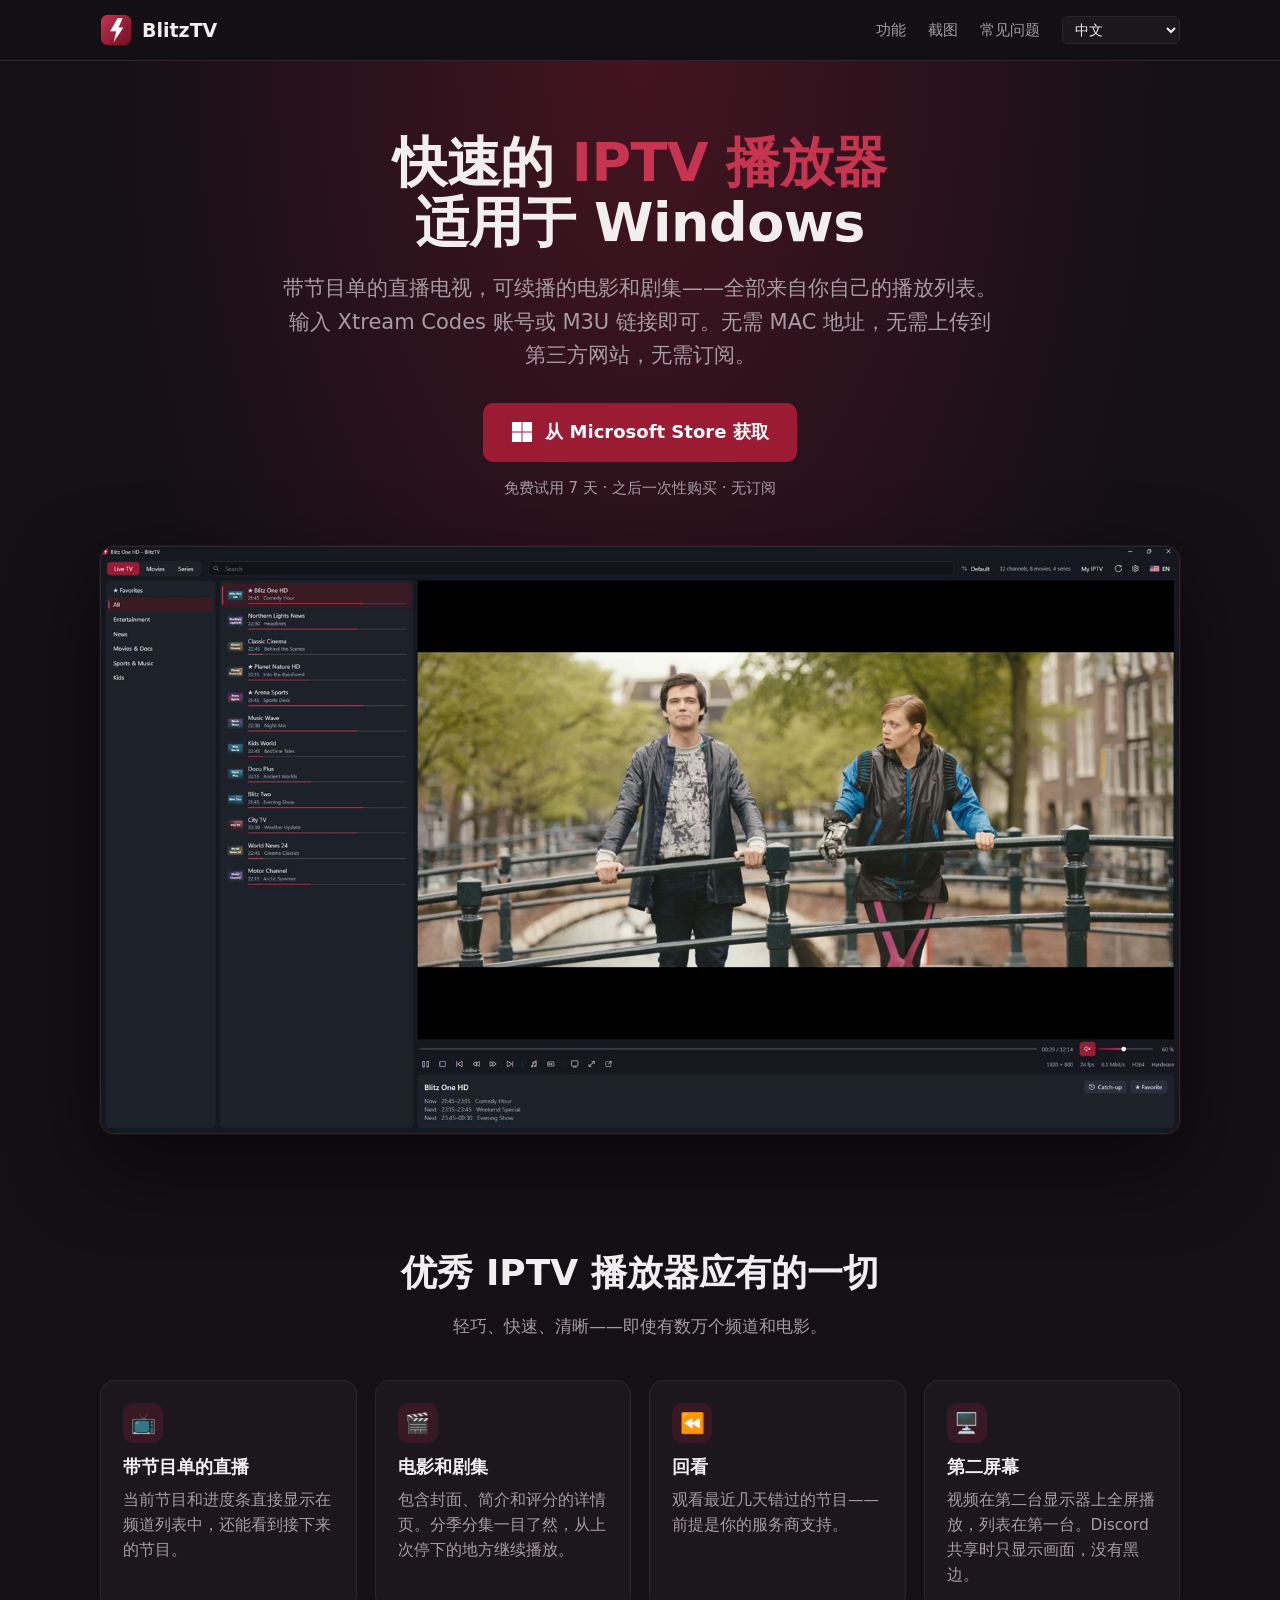
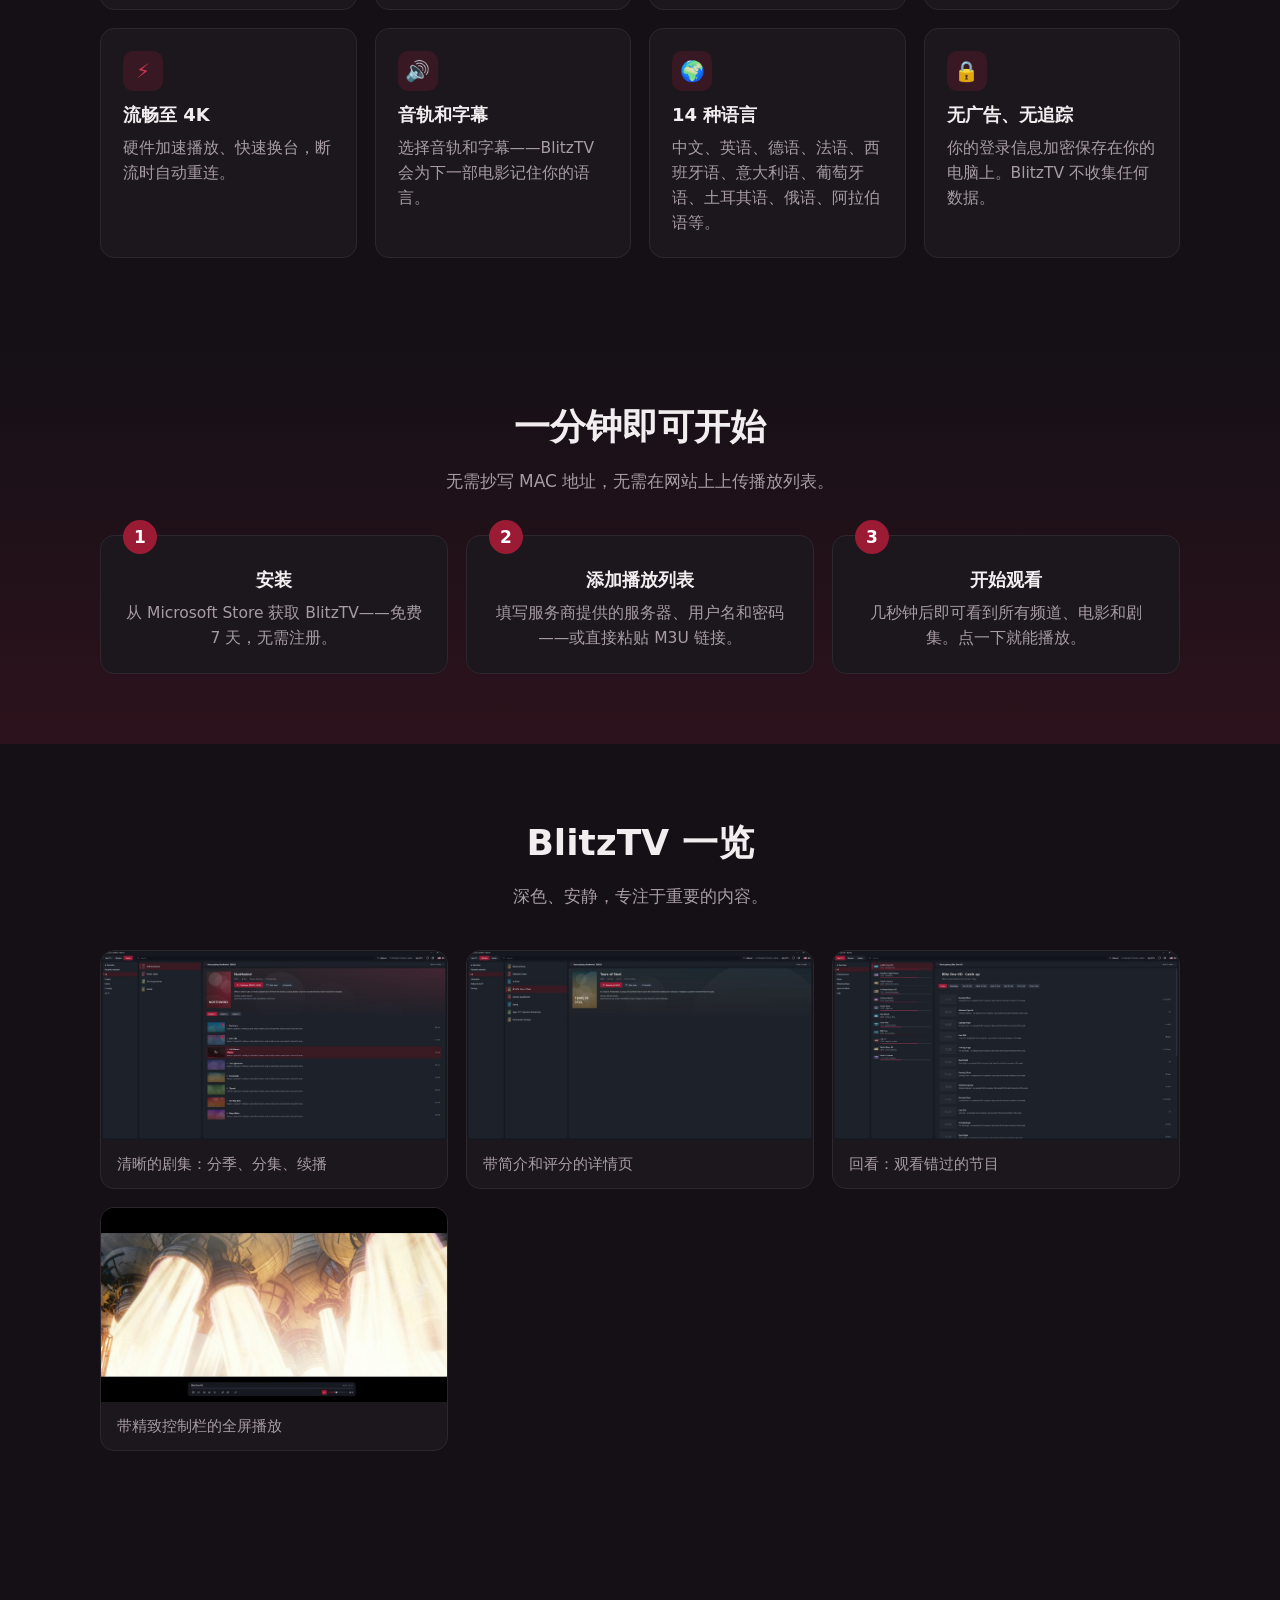
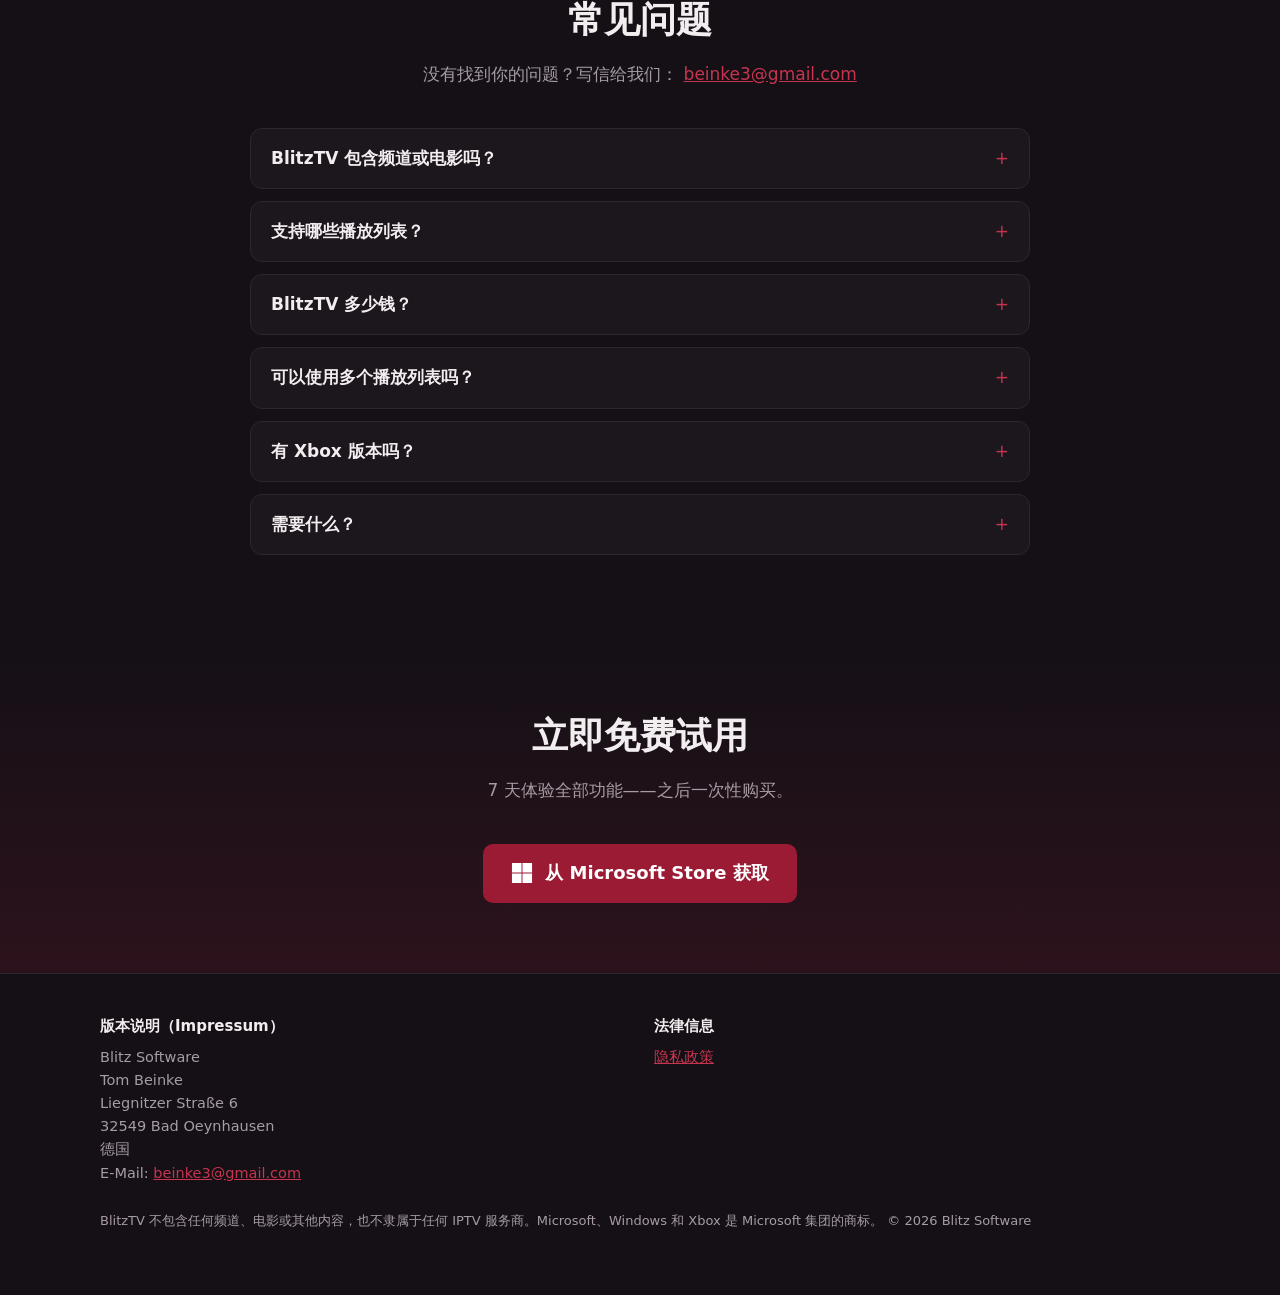
<file: zh.html>
<!doctype html>
<html lang="zh" dir="ltr">
<head>
<meta charset="utf-8">
<meta name="viewport" content="width=device-width, initial-scale=1">
<title>BlitzTV – 适用于 Windows 10 和 11 的 IPTV 播放器 | Xtream Codes 和 M3U</title>
<meta name="description" content="BlitzTV 是一款快速的 Windows IPTV 播放器：带节目单的直播电视、可续播的电影和剧集、回看和第二屏幕。支持 Xtream Codes 和 M3U。免费试用 7 天，之后一次性购买。">
<meta name="keywords" content="IPTV 播放器 Windows, 电脑 IPTV, Xtream Codes 播放器, M3U 播放器 Windows 11, IPTV 应用">
<link rel="canonical" href="https://beinke3-lgtm.github.io/blitztv/zh.html">
<link rel="alternate" hreflang="de" href="https://beinke3-lgtm.github.io/blitztv/">
<link rel="alternate" hreflang="en" href="https://beinke3-lgtm.github.io/blitztv/en.html">
<link rel="alternate" hreflang="fr" href="https://beinke3-lgtm.github.io/blitztv/fr.html">
<link rel="alternate" hreflang="es" href="https://beinke3-lgtm.github.io/blitztv/es.html">
<link rel="alternate" hreflang="it" href="https://beinke3-lgtm.github.io/blitztv/it.html">
<link rel="alternate" hreflang="pt" href="https://beinke3-lgtm.github.io/blitztv/pt.html">
<link rel="alternate" hreflang="nl" href="https://beinke3-lgtm.github.io/blitztv/nl.html">
<link rel="alternate" hreflang="pl" href="https://beinke3-lgtm.github.io/blitztv/pl.html">
<link rel="alternate" hreflang="tr" href="https://beinke3-lgtm.github.io/blitztv/tr.html">
<link rel="alternate" hreflang="ru" href="https://beinke3-lgtm.github.io/blitztv/ru.html">
<link rel="alternate" hreflang="zh" href="https://beinke3-lgtm.github.io/blitztv/zh.html">
<link rel="alternate" hreflang="ja" href="https://beinke3-lgtm.github.io/blitztv/ja.html">
<link rel="alternate" hreflang="ar" href="https://beinke3-lgtm.github.io/blitztv/ar.html">
<link rel="alternate" hreflang="ko" href="https://beinke3-lgtm.github.io/blitztv/ko.html">
<link rel="alternate" hreflang="x-default" href="https://beinke3-lgtm.github.io/blitztv/en.html">
<link rel="icon" type="image/png" href="img/favicon.png">
<link rel="apple-touch-icon" href="img/apple-touch-icon.png">
<meta name="theme-color" content="#141016">
<meta property="og:type" content="website">
<meta property="og:title" content="BlitzTV – 快速的 Windows IPTV 播放器">
<meta property="og:description" content="来自你自己播放列表的直播电视、电影和剧集——快速、清晰、无需订阅。">
<meta property="og:image" content="https://beinke3-lgtm.github.io/blitztv/img/og.jpg">
<meta property="og:url" content="https://beinke3-lgtm.github.io/blitztv/zh.html">
<link rel="stylesheet" href="style.css">
<script type="application/ld+json">
{"@context":"https://schema.org","@type":"SoftwareApplication","name":"BlitzTV","applicationCategory":"MultimediaApplication",
 "operatingSystem":"Windows 10, Windows 11","inLanguage":"zh","description":"来自你自己播放列表的直播电视、电影和剧集——快速、清晰、无需订阅。",
 "offers":{"@type":"Offer","price":"9.99","priceCurrency":"EUR"},
 "author":{"@type":"Organization","name":"Blitz Software"},
 "downloadUrl":"https://apps.microsoft.com/detail/9N7PVLDVX9PN?cid=website-zh","image":"https://beinke3-lgtm.github.io/blitztv/img/en-1-live.jpg"}
</script>
</head>
<body>

<header>
  <div class="wrap">
    <a class="brand" href="#"><img src="img/logo.png" alt="">BlitzTV</a>
    <nav>
      <a href="#features">功能</a>
      <a href="#screens">截图</a>
      <a href="#faq">常见问题</a>
      <select class="lang" aria-label="Language" onchange="location.href=this.value"><option value="index.html">Deutsch</option><option value="en.html">English</option><option value="fr.html">Fran&#231;ais</option><option value="es.html">Espa&#241;ol</option><option value="it.html">Italiano</option><option value="pt.html">Portugu&#234;s</option><option value="nl.html">Nederlands</option><option value="pl.html">Polski</option><option value="tr.html">T&#252;rk&#231;e</option><option value="ru.html">Русский</option><option value="zh.html" selected>中文</option><option value="ja.html">日本語</option><option value="ar.html">العربية</option><option value="ko.html">한국어</option></select>
    </nav>
  </div>
</header>

<div class="hero">
  <div class="wrap">
    <h1>快速的 <span>IPTV 播放器</span><br>适用于 Windows</h1>
    <p class="lead">带节目单的直播电视，可续播的电影和剧集——全部来自你自己的播放列表。输入 Xtream Codes 账号或 M3U 链接即可。无需 MAC 地址，无需上传到第三方网站，无需订阅。</p>
    <a class="cta" href="https://apps.microsoft.com/detail/9N7PVLDVX9PN?cid=website-zh">
      <svg viewBox="0 0 23 23" aria-hidden="true"><path fill="#fff" d="M1 1h10v10H1zM12 1h10v10H12zM1 12h10v10H1zM12 12h10v10H12z"/></svg>
      从 Microsoft Store 获取
    </a>
    <div class="price">免费试用 7 天 &#183; 之后一次性购买 &#183; 无订阅</div>
    <img class="shot" src="img/en-1-live.jpg" width="1600" height="870" alt="BlitzTV：带频道列表、当前节目和节目单的直播电视">
  </div>
</div>

<section id="features">
  <div class="wrap">
    <h2>优秀 IPTV 播放器应有的一切</h2>
    <p class="sub">轻巧、快速、清晰——即使有数万个频道和电影。</p>
    <div class="grid">
      <div class="card"><div class="icon">📺</div><h3>带节目单的直播</h3><p>当前节目和进度条直接显示在频道列表中，还能看到接下来的节目。</p></div>
      <div class="card"><div class="icon">🎬</div><h3>电影和剧集</h3><p>包含封面、简介和评分的详情页。分季分集一目了然，从上次停下的地方继续播放。</p></div>
      <div class="card"><div class="icon">⏪</div><h3>回看</h3><p>观看最近几天错过的节目——前提是你的服务商支持。</p></div>
      <div class="card"><div class="icon">🖥️</div><h3>第二屏幕</h3><p>视频在第二台显示器上全屏播放，列表在第一台。Discord 共享时只显示画面，没有黑边。</p></div>
      <div class="card"><div class="icon">⚡</div><h3>流畅至 4K</h3><p>硬件加速播放、快速换台，断流时自动重连。</p></div>
      <div class="card"><div class="icon">🔊</div><h3>音轨和字幕</h3><p>选择音轨和字幕——BlitzTV 会为下一部电影记住你的语言。</p></div>
      <div class="card"><div class="icon">🌍</div><h3>14 种语言</h3><p>中文、英语、德语、法语、西班牙语、意大利语、葡萄牙语、土耳其语、俄语、阿拉伯语等。</p></div>
      <div class="card"><div class="icon">🔒</div><h3>无广告、无追踪</h3><p>你的登录信息加密保存在你的电脑上。BlitzTV 不收集任何数据。</p></div>
    </div>
  </div>
</section>

<section class="band">
  <div class="wrap">
    <h2>一分钟即可开始</h2>
    <p class="sub">无需抄写 MAC 地址，无需在网站上上传播放列表。</p>
    <div class="steps">
      <div class="step"><h3>安装</h3><p>从 Microsoft Store 获取 BlitzTV——免费 7 天，无需注册。</p></div>
      <div class="step"><h3>添加播放列表</h3><p>填写服务商提供的服务器、用户名和密码——或直接粘贴 M3U 链接。</p></div>
      <div class="step"><h3>开始观看</h3><p>几秒钟后即可看到所有频道、电影和剧集。点一下就能播放。</p></div>
    </div>
  </div>
</section>

<section id="screens">
  <div class="wrap">
    <h2>BlitzTV 一览</h2>
    <p class="sub">深色、安静，专注于重要的内容。</p>
    <div class="gallery">
      <figure><img src="img/en-2-series.jpg" loading="lazy" alt="清晰的剧集：分季、分集、续播"><figcaption>清晰的剧集：分季、分集、续播</figcaption></figure>
      <figure><img src="img/en-3-movie.jpg" loading="lazy" alt="带简介和评分的详情页"><figcaption>带简介和评分的详情页</figcaption></figure>
      <figure><img src="img/en-4-archive.jpg" loading="lazy" alt="回看：观看错过的节目"><figcaption>回看：观看错过的节目</figcaption></figure>
      <figure><img src="img/en-5-fullscreen.jpg" loading="lazy" alt="带精致控制栏的全屏播放"><figcaption>带精致控制栏的全屏播放</figcaption></figure>
    </div>
  </div>
</section>

<section id="faq">
  <div class="wrap faq">
    <h2>常见问题</h2>
    <p class="sub">没有找到你的问题？写信给我们： <a href="mailto:beinke3@gmail.com">beinke3@gmail.com</a></p>
    <details><summary>BlitzTV 包含频道或电影吗？</summary><p>不包含。BlitzTV 只是一个播放器，不含任何内容。你需要 IPTV 服务商提供的播放列表。请只使用你有权使用的播放列表。</p></details>
    <details><summary>支持哪些播放列表？</summary><p>Xtream Codes 账号（服务器、用户名、密码）以及链接或文件形式的 M3U 播放列表。Xtream 的 M3U 链接会自动设置为 Xtream 账号——包含节目单、剧集和回看。</p></details>
    <details><summary>BlitzTV 多少钱？</summary><p>你可以免费试用 BlitzTV 7 天，功能不受限。之后一次性购买——无需订阅，包含以后所有更新。</p></details>
    <details><summary>可以使用多个播放列表吗？</summary><p>可以。你可以添加任意多个播放列表并随时切换。收藏和观看进度按播放列表分别保存。</p></details>
    <details><summary>有 Xbox 版本吗？</summary><p>Xbox 版本正在开发中。计划是：购买一次，在电脑和 Xbox 上都能使用。</p></details>
    <details><summary>需要什么？</summary><p>一台运行 Windows 10 或 Windows 11（64 位）的电脑和网络连接。观看 4K 建议使用高速网络。</p></details>
  </div>
</section>

<section class="band">
  <div class="wrap">
    <h2>立即免费试用</h2>
    <p class="sub">7 天体验全部功能——之后一次性购买。</p>
    <a class="cta" href="https://apps.microsoft.com/detail/9N7PVLDVX9PN?cid=website-zh">
      <svg viewBox="0 0 23 23" aria-hidden="true"><path fill="#fff" d="M1 1h10v10H1zM12 1h10v10H12zM1 12h10v10H1zM12 12h10v10H12z"/></svg>
      从 Microsoft Store 获取
    </a>
  </div>
</section>

<footer>
  <div class="wrap">
    <div class="cols">
      <div>
        <h4>版本说明（Impressum）</h4>
        <address>Blitz Software<br>Tom Beinke<br>Liegnitzer Straße 6<br>32549 Bad Oeynhausen<br>德国<br>
          E-Mail: <a href="mailto:beinke3@gmail.com">beinke3@gmail.com</a></address>
      </div>
      <div>
        <h4>法律信息</h4>
        <a href="privacy.html">隐私政策</a>
      </div>
    </div>
    <p class="note">BlitzTV 不包含任何频道、电影或其他内容，也不隶属于任何 IPTV 服务商。Microsoft、Windows 和 Xbox 是 Microsoft 集团的商标。 © 2026 Blitz Software</p>
  </div>
</footer>

</body>
</html>
</file>
<file: style.css>
/* BlitzTV – Webseite. Gleicher Look wie die App: dunkel, Weinrot (#9B1B35 / #C7344F). Keine externen Schriften, kein Tracking. */
:root {
  --bg: #141016; --panel: #1C171D; --line: #2E262D; --fg: #F2EEF0; --muted: #A79CA3;
  --accent: #9B1B35; --accent-light: #C7344F; --radius: 14px;
}
* { box-sizing: border-box; }
html { scroll-behavior: smooth; }
body {
  margin: 0; background: var(--bg); color: var(--fg);
  font: 17px/1.6 "Segoe UI Variable Text", "Segoe UI", system-ui, -apple-system, Roboto, sans-serif;
}
a { color: var(--accent-light); }
img { max-width: 100%; height: auto; display: block; }
html, body { overflow-x: hidden; }
.wrap { max-width: 1120px; margin: 0 auto; padding: 0 20px; }

/* Kopf */
header { position: sticky; top: 0; z-index: 10; background: rgba(20, 16, 22, .88); backdrop-filter: blur(10px); border-bottom: 1px solid var(--line); }
header .wrap { display: flex; align-items: center; gap: 12px; height: 60px; }
.brand { display: flex; align-items: center; gap: 10px; color: var(--fg); text-decoration: none; font-weight: 700; font-size: 19px; }
.brand img { width: 32px; height: 32px; }
nav { margin-inline-start: auto; display: flex; gap: 22px; align-items: center; font-size: 15px; }
nav a { color: var(--muted); text-decoration: none; }
nav a:hover { color: var(--fg); }
.lang { border: 1px solid var(--line); border-radius: 6px; padding: 4px 8px; background: var(--panel); color: var(--fg);
  font: inherit; font-size: 14px; cursor: pointer; }

/* Bühne */
.hero { padding: 72px 0 40px; text-align: center; background: radial-gradient(ellipse at 50% 0, rgba(155, 27, 53, .35), transparent 60%); }
.hero h1 { font-size: clamp(32px, 5vw, 54px); line-height: 1.12; margin: 0 0 18px; letter-spacing: -.5px; }
.hero h1 span { color: var(--accent-light); }
.hero p.lead { font-size: clamp(18px, 2.2vw, 21px); color: var(--muted); max-width: 720px; margin: 0 auto 30px; }
.cta { display: inline-flex; align-items: center; gap: 12px; background: var(--accent); color: #fff; text-decoration: none;
  font-weight: 600; font-size: 18px; padding: 15px 28px; border-radius: 10px; transition: background .2s; }
.cta:hover { background: var(--accent-light); }
.cta svg { width: 22px; height: 22px; }
.price { color: var(--muted); font-size: 15px; margin-top: 14px; }
.shot { margin: 46px auto 0; border-radius: var(--radius); overflow: hidden; border: 1px solid var(--line);
  box-shadow: 0 30px 80px rgba(0, 0, 0, .55), 0 0 0 1px rgba(199, 52, 79, .15); }

/* Abschnitte */
section { padding: 70px 0; }
section h2 { font-size: clamp(26px, 3.4vw, 36px); margin: 0 0 12px; text-align: center; }
section p.sub { color: var(--muted); text-align: center; max-width: 680px; margin: 0 auto 40px; }
.grid { display: grid; gap: 18px; grid-template-columns: repeat(auto-fit, minmax(240px, 1fr)); }
.card { background: var(--panel); border: 1px solid var(--line); border-radius: var(--radius); padding: 22px; }
.card h3 { margin: 10px 0 6px; font-size: 18px; }
.card p { margin: 0; color: var(--muted); font-size: 15.5px; }
.icon { width: 40px; height: 40px; border-radius: 10px; background: rgba(155, 27, 53, .22); color: var(--accent-light);
  display: flex; align-items: center; justify-content: center; font-size: 20px; }

/* Schritte */
.steps { counter-reset: s; display: grid; gap: 18px; grid-template-columns: repeat(auto-fit, minmax(260px, 1fr)); }
.step { background: var(--panel); border: 1px solid var(--line); border-radius: var(--radius); padding: 24px 22px 22px; position: relative; }
.step::before { counter-increment: s; content: counter(s); position: absolute; top: -16px; inset-inline-start: 22px; width: 34px; height: 34px;
  border-radius: 50%; background: var(--accent); color: #fff; font-weight: 700; display: flex; align-items: center; justify-content: center; }
.step h3 { margin: 6px 0 6px; font-size: 18px; }
.step p { margin: 0; color: var(--muted); font-size: 15.5px; }

/* Galerie */
.gallery { display: grid; gap: 18px; grid-template-columns: repeat(auto-fit, minmax(320px, 1fr)); }
.gallery figure { margin: 0; background: var(--panel); border: 1px solid var(--line); border-radius: var(--radius); overflow: hidden; }
.gallery figcaption { padding: 12px 16px; color: var(--muted); font-size: 15px; }

/* Fragen */
.faq { max-width: 820px; margin: 0 auto; }
details { background: var(--panel); border: 1px solid var(--line); border-radius: 12px; padding: 16px 20px; margin-bottom: 12px; }
summary { cursor: pointer; font-weight: 600; list-style: none; }
summary::-webkit-details-marker { display: none; }
summary::after { content: "+"; float: right; color: var(--accent-light); font-weight: 400; }
[dir="rtl"] summary::after { float: left; }
details[open] summary::after { content: "–"; }
details p { color: var(--muted); margin: 10px 0 0; }

.band { text-align: center; background: linear-gradient(180deg, transparent, rgba(155, 27, 53, .18)); }

/* Fuß */
footer { border-top: 1px solid var(--line); padding: 40px 0 50px; color: var(--muted); font-size: 14.5px; }
footer .cols { display: grid; gap: 28px; grid-template-columns: repeat(auto-fit, minmax(240px, 1fr)); }
footer h4 { color: var(--fg); margin: 0 0 8px; font-size: 15px; }
footer address { font-style: normal; }
footer .note { margin-top: 26px; font-size: 13px; }

@media (max-width: 640px) {
  nav a:not(.lang) { display: none; }
  .hero { padding-top: 48px; }
  section { padding: 54px 0; }
}
</file>
